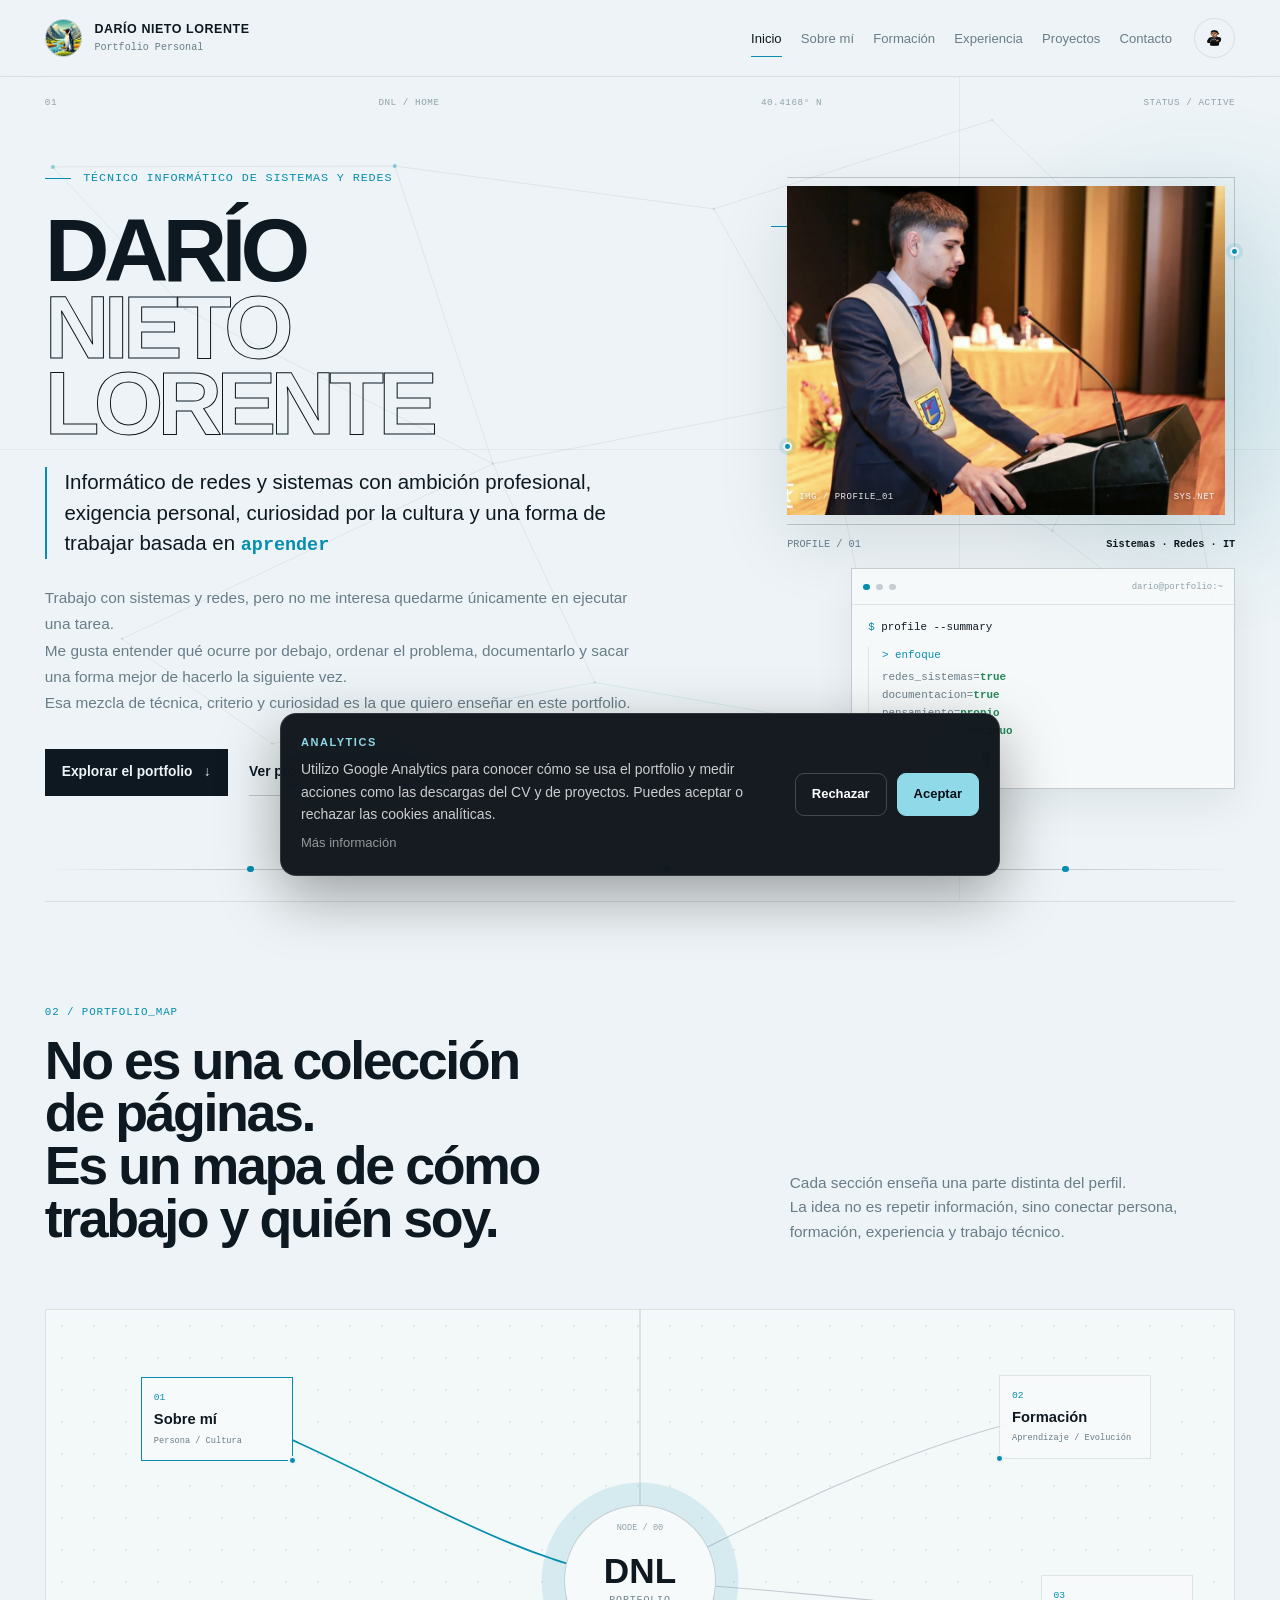
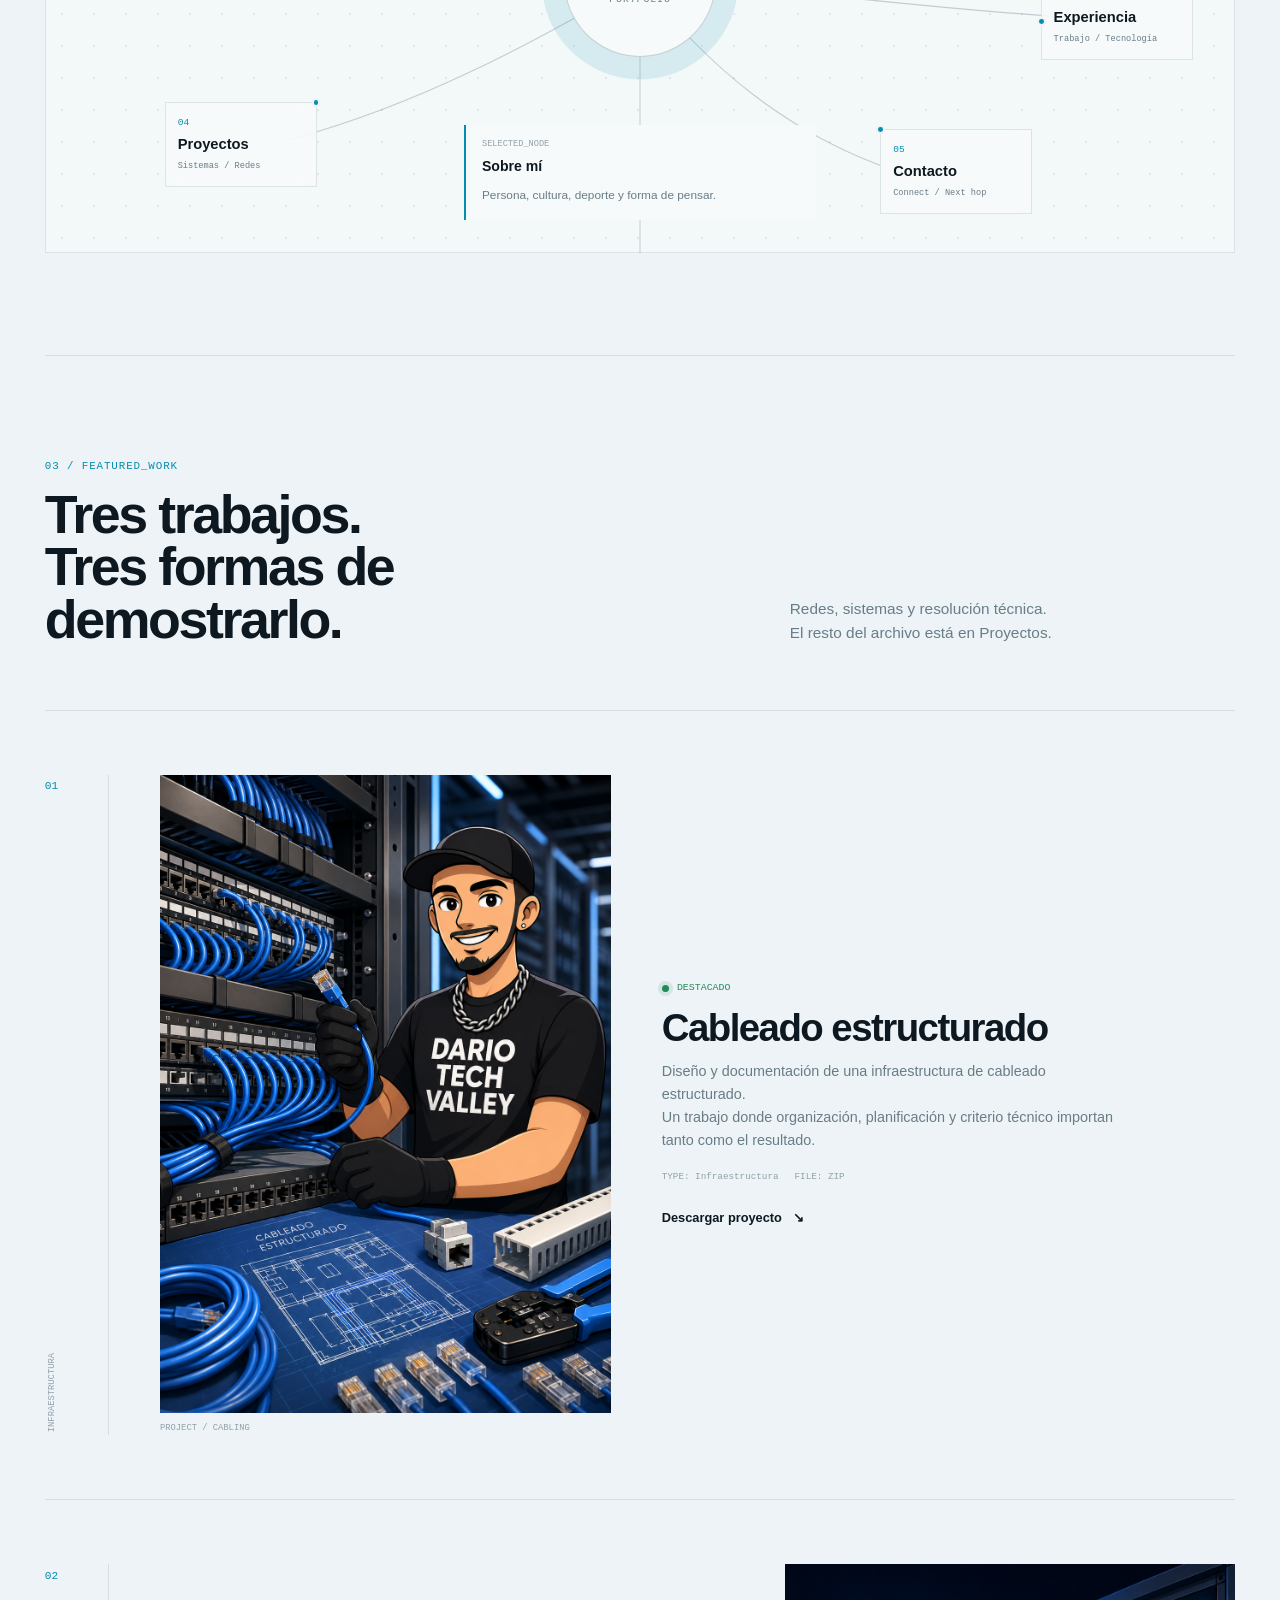
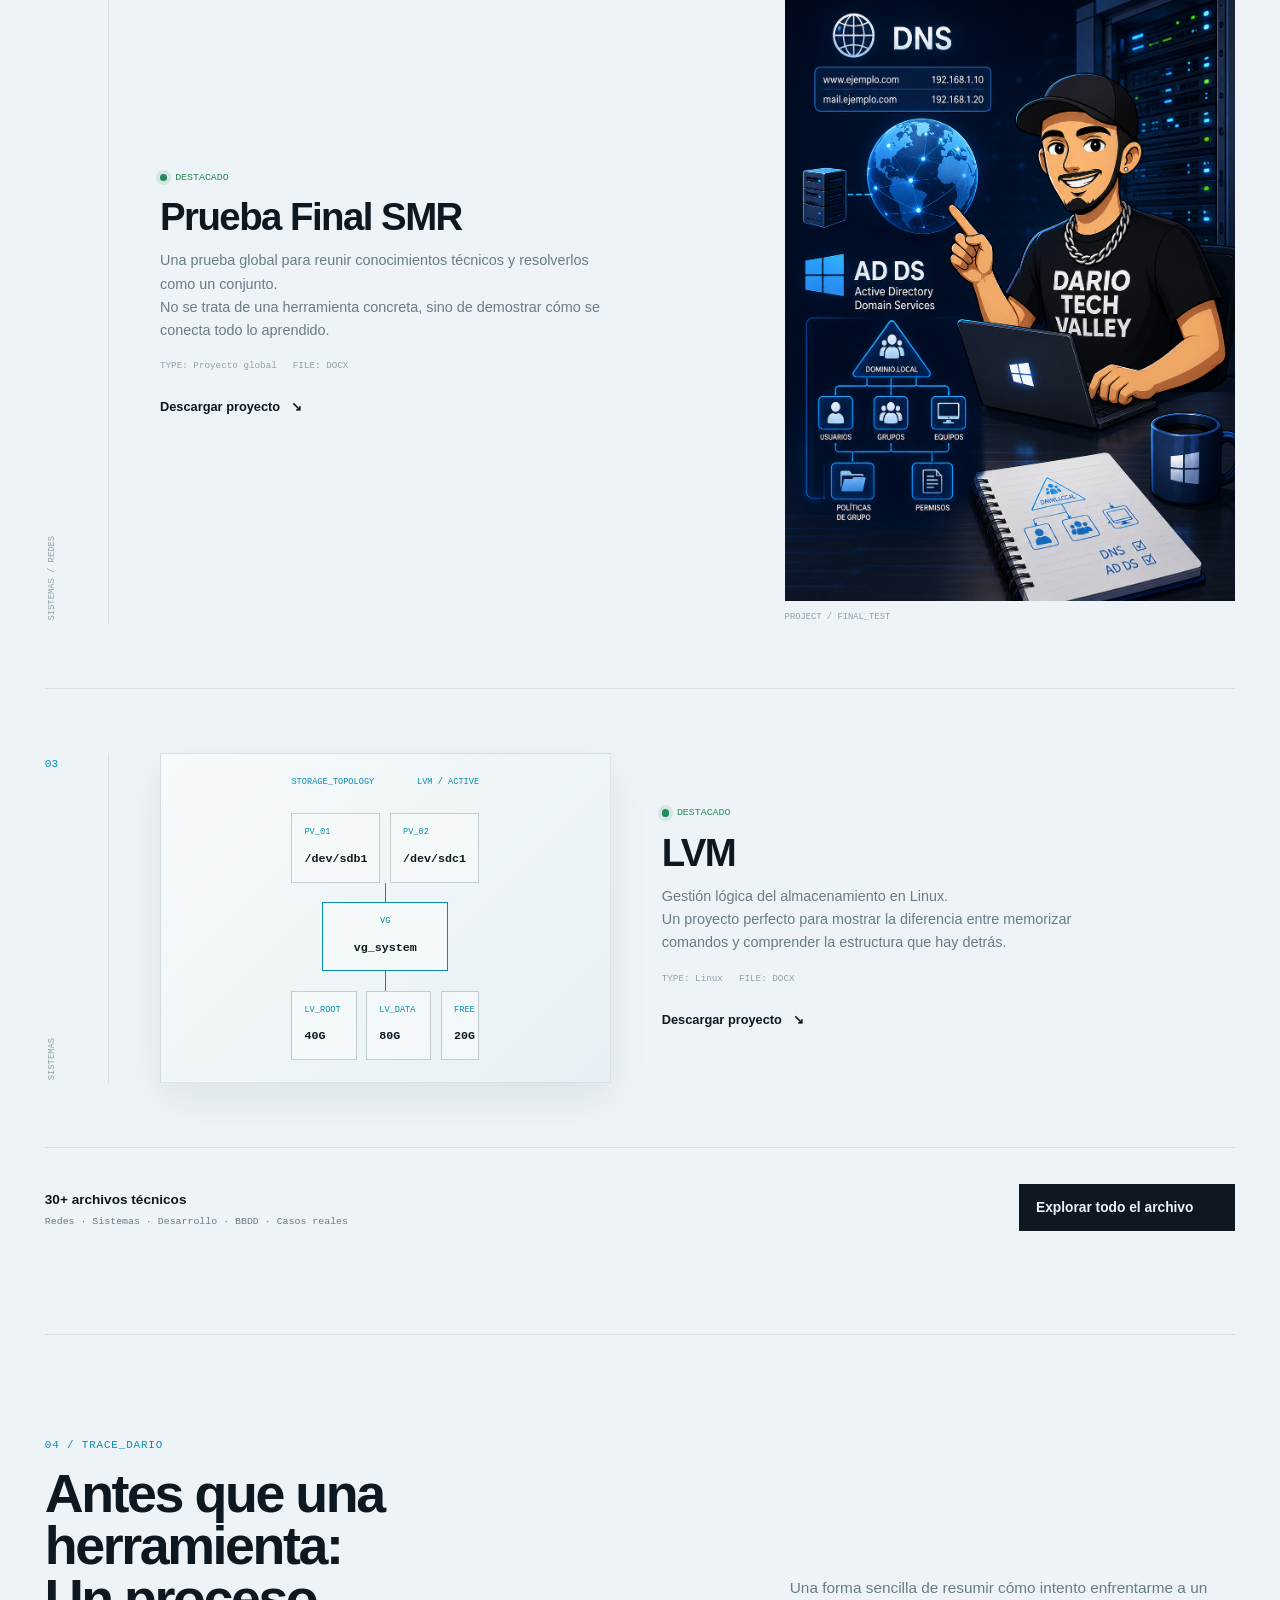
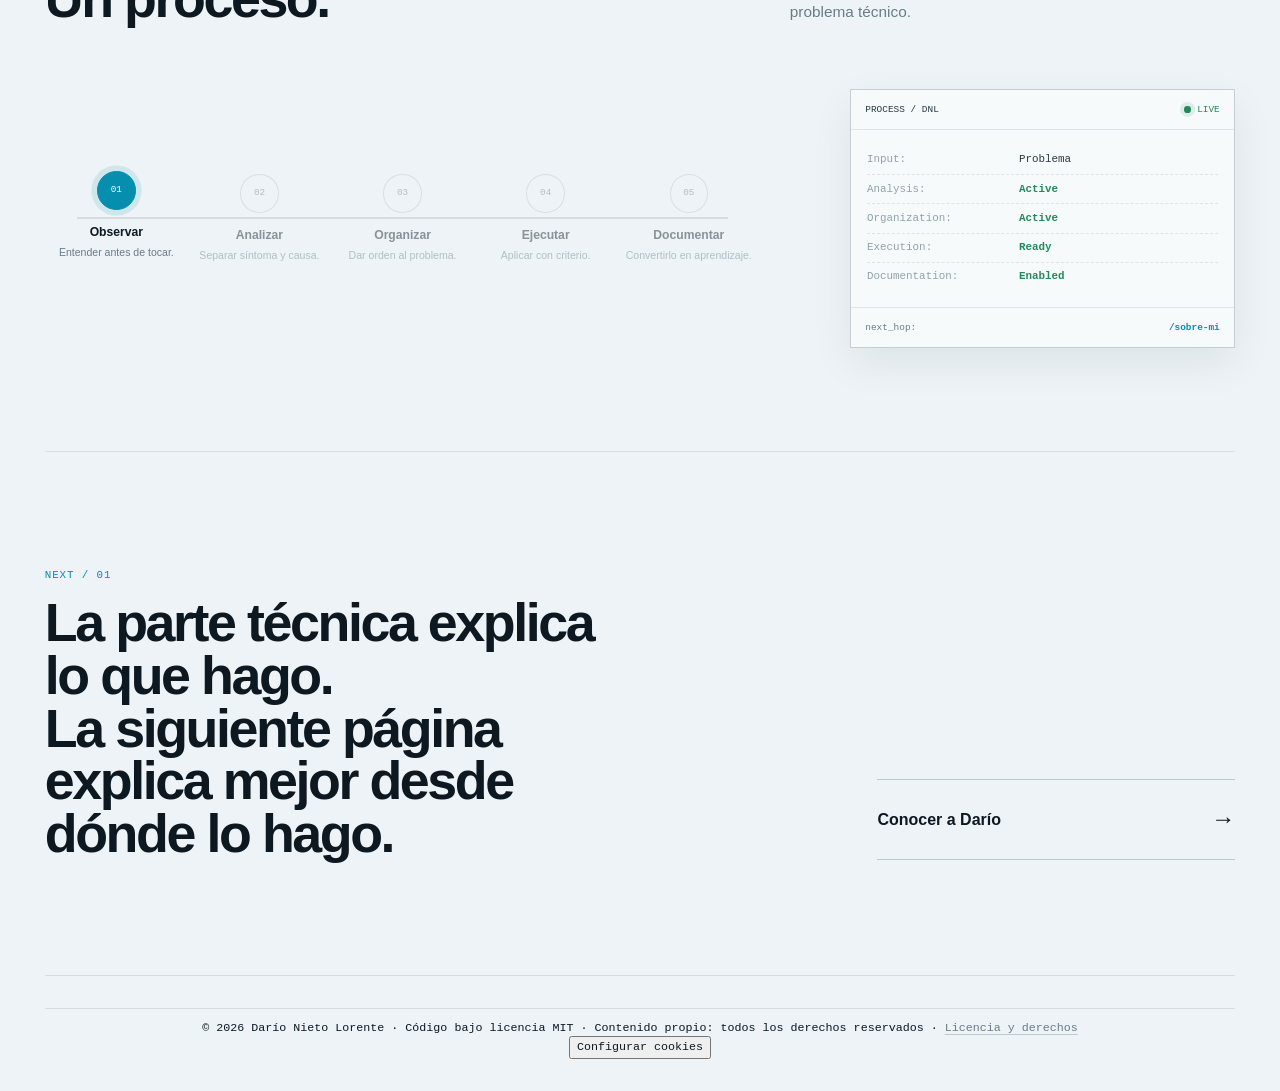
<file: index.html>
<!DOCTYPE html>
<html lang="es" data-theme="light">

  <head>
   
<!-- Google Analytics: se carga únicamente tras consentimiento -->
<script>
  window.DTV_ANALYTICS = {
    id: "G-ZKTD705NXM",
    storageKey: "dtv_analytics_consent"
  };

  window.dataLayer = window.dataLayer || [];

  window.gtag = function () {
    dataLayer.push(arguments);
  };

  window.dtvLoadAnalytics = function () {
    if (window.__dtvAnalyticsLoaded) return;

    window.__dtvAnalyticsLoaded = true;

    const script = document.createElement("script");
    script.async = true;
    script.src =
      "https://www.googletagmanager.com/gtag/js?id=" +
      window.DTV_ANALYTICS.id;

    document.head.appendChild(script);

    gtag("js", new Date());
    gtag("config", window.DTV_ANALYTICS.id);
  };

  try {
    const consent = localStorage.getItem(
      window.DTV_ANALYTICS.storageKey
    );

    if (consent === "accepted") {
      window.dtvLoadAnalytics();
    }
  } catch (error) {
    console.warn("No se pudo consultar el consentimiento.");
  }
</script>

    <meta charset="UTF-8">

    <meta name="viewport" content="width=device-width, initial-scale=1.0">

    <meta name="description"
      content="Portfolio personal de Darío Nieto Lorente, técnico informático especializado en sistemas y redes.">

    <meta name="author" content="Darío Nieto Lorente">

    <meta name="theme-color" content="#edf3f6">

    <title>
      Darío Nieto Lorente · Sistemas, Redes e IT
    </title>

    <link rel="icon" href="assets/img/avatar/icono.png">

    <link rel="stylesheet" href="assets/css/index.css">

    <link
    rel="stylesheet"
    href="assets/css/shared.css"
    >

    <script
    src="assets/js/main.js"
    defer
></script>

    <script src="assets/js/index.js" defer></script>
  </head>


  <body>

    <a class="skip-link" href="#contenido">
      Saltar al contenido
    </a>


    <!-- =====================================================
         FONDO TÉCNICO ANIMADO
         ===================================================== -->

    <canvas class="network-background" data-network-background aria-hidden="true"></canvas>


    <!-- =====================================================
         HEADER
         ===================================================== -->

    <header class="site-header" data-header>

      <div class="site-header__inner">

        <a class="brand" href="index.html" aria-label="Ir al Inicio">

          <img class="brand__avatar" src="assets/img/avatar/icono.png" alt="">

          <span class="brand__identity">

            <strong>
              DARÍO NIETO LORENTE
            </strong>

            <span>
              Portfolio Personal
            </span>

          </span>

        </a>


        <nav class="site-nav" data-navigation aria-label="Navegación principal">

          <a class="site-nav__link is-active" href="index.html" aria-current="page">
            Inicio
          </a>

          <a class="site-nav__link" href="sobre-mi.html">
            Sobre mí
          </a>

          <a class="site-nav__link" href="formacion.html">
            Formación
          </a>

          <a class="site-nav__link" href="experiencia.html">
            Experiencia
          </a>

          <a class="site-nav__link" href="proyectos.html">
            Proyectos
          </a>

          <a class="site-nav__link" href="contacto.html">
            Contacto
          </a>

        </nav>


        <div class="site-header__actions">

          <button class="theme-toggle" type="button" data-theme-toggle aria-label="Activar modo oscuro"
            title="Cambiar modo de visualización">

            <img class="theme-toggle__icon theme-toggle__icon--light" src="assets/img/iconos/modo-claro.svg" alt="">

            <img class="theme-toggle__icon theme-toggle__icon--dark" src="assets/img/iconos/modo-oscuro.svg" alt="">

          </button>


          <button class="menu-toggle" type="button" data-menu-toggle aria-expanded="false" aria-label="Abrir menú">

            <span></span>
            <span></span>
            <span></span>

          </button>

        </div>

      </div>

    </header>


    <main id="contenido">


      <!-- =================================================
             01 · HERO
             ================================================= -->

      <section class="hero" aria-labelledby="hero-title">

        <div class="hero__technical-index" aria-hidden="true">
          <span>01</span>
          <span>DNL / HOME</span>
          <span>40.4168° N</span>
          <span>STATUS / ACTIVE</span>
        </div>


        <div class="hero__content">

          <p class="hero__role">
            Técnico informático de sistemas y redes
          </p>


          <h1 class="hero__title" id="hero-title">
            <span>DARÍO</span>
            <span>NIETO LORENTE</span>
          </h1>


          <div class="hero__statement">

            <p>
              Informático de redes y sistemas con ambición profesional,
              exigencia personal, curiosidad por la cultura y una forma
              de trabajar basada en
              <span class="hero__rotating-word" data-rotating-word
                data-words="aprender|organizar|gestionar|analizar|pensar" aria-hidden="true">
                aprender
              </span>
            </p>

            <span class="sr-only">
              aprender, organizar, gestionar, analizar y pensar.
            </span>

          </div>


          <p class="hero__personal">
            Trabajo con sistemas y redes, pero no me interesa quedarme
            únicamente en ejecutar una tarea.
            <br>
            Me gusta entender qué ocurre por debajo, ordenar el problema,
            documentarlo y sacar una forma mejor de hacerlo la siguiente vez.
            <br>
            Esa mezcla de técnica, criterio y curiosidad es la que quiero
            enseñar en este portfolio.
          </p>


          <div class="hero__actions">

            <a class="action-link action-link--primary" href="#portfolio-map">
              Explorar el portfolio
              <span aria-hidden="true">↓</span>
            </a>

            <a class="action-link" href="#proyectos-destacados">
              Ver proyectos destacados
              <span aria-hidden="true">↘</span>
            </a>

          </div>

        </div>


        <div class="hero__visual" data-reveal>

          <figure class="hero-photo">

            <div class="hero-photo__frame">

              <img src="assets/img/personal/dario-inicio.jpg" alt="Darío Nieto Lorente" class="hero-photo__image">

              <div class="hero-photo__coordinates" aria-hidden="true">
                <span>IMG / PROFILE_01</span>
                <span>SYS.NET</span>
              </div>

              <span class="hero-photo__node hero-photo__node--one" aria-hidden="true"></span>

              <span class="hero-photo__node hero-photo__node--two" aria-hidden="true"></span>

            </div>


            <figcaption>

              <span>
                PROFILE / 01
              </span>

              <strong>
                Sistemas · Redes · IT
              </strong>

            </figcaption>

          </figure>


          <div class="profile-terminal">

            <div class="profile-terminal__top">

              <span></span>
              <span></span>
              <span></span>

              <p>
                dario@portfolio:~
              </p>

            </div>


            <div class="profile-terminal__body">

              <p class="terminal-command">
                <span>$</span>
                profile --summary
              </p>

              <div class="terminal-output">

                <p>&gt; enfoque</p>

                <p>
                  redes_sistemas=<strong>true</strong>
                </p>

                <p>
                  documentacion=<strong>true</strong>
                </p>

                <p>
                  pensamiento=<strong>propio</strong>
                </p>

                <p>
                  aprendizaje=<strong>continuo</strong>
                </p>

              </div>

              <p class="terminal-status">
                Status:
                <strong>Building</strong>
                <span class="terminal-cursor"></span>
              </p>

            </div>

          </div>

        </div>


        <div class="hero__route" aria-hidden="true">
          <span></span>
          <span></span>
          <span></span>
        </div>

      </section>



      <!-- =================================================
             02 · QUÉ ENCONTRARÁS
             ================================================= -->

      <section class="portfolio-section" id="portfolio-map">

        <header class="section-heading" data-reveal>

          <div>

            <p class="section-code">
              02 / PORTFOLIO_MAP
            </p>

            <h2>
              No es una colección de páginas.
              <br>
              Es un mapa de cómo trabajo y quién soy.
            </h2>

          </div>


          <p>
            Cada sección enseña una parte distinta del perfil.
            <br>
            La idea no es repetir información, sino conectar persona,
            formación, experiencia y trabajo técnico.
          </p>

        </header>


        <div class="portfolio-map" data-portfolio-map data-active-node="about" data-reveal>

          <svg class="portfolio-map__connections" viewBox="0 0 1000 540" preserveAspectRatio="none" aria-hidden="true">

            <path data-map-line="about" d="M500 270 C390 250 290 170 185 118" />

            <path data-map-line="education" d="M500 270 C600 210 705 145 815 112" />

            <path data-map-line="experience" d="M500 270 C650 280 755 300 875 307" />

            <path data-map-line="projects" d="M500 270 C405 335 310 395 205 428" />

            <path data-map-line="contact" d="M500 270 C560 360 625 420 705 455" />

          </svg>


          <div class="portfolio-map__core">

            <span class="portfolio-map__core-index">
              NODE / 00
            </span>

            <strong>
              DNL
            </strong>

            <p>
              PORTFOLIO
            </p>

            <span class="portfolio-map__pulse"></span>

          </div>


          <a class="portfolio-node portfolio-node--about is-active" href="sobre-mi.html" data-map-node="about"
            data-map-title="Sobre mí" data-map-copy="Persona, cultura, deporte y forma de pensar.">

            <span class="portfolio-node__point"></span>

            <span class="portfolio-node__index">
              01
            </span>

            <strong>
              Sobre mí
            </strong>

            <small>
              Persona / Cultura
            </small>

          </a>


          <a class="portfolio-node portfolio-node--education" href="formacion.html" data-map-node="education"
            data-map-title="Formación" data-map-copy="Evolución académica, idiomas, Erasmus y aprendizaje.">

            <span class="portfolio-node__point"></span>

            <span class="portfolio-node__index">
              02
            </span>

            <strong>
              Formación
            </strong>

            <small>
              Aprendizaje / Evolución
            </small>

          </a>


          <a class="portfolio-node portfolio-node--experience" href="experiencia.html" data-map-node="experience"
            data-map-title="Experiencia" data-map-copy="Trabajo real, infraestructura y herramientas profesionales.">

            <span class="portfolio-node__point"></span>

            <span class="portfolio-node__index">
              03
            </span>

            <strong>
              Experiencia
            </strong>

            <small>
              Trabajo / Tecnología
            </small>

          </a>


          <a class="portfolio-node portfolio-node--projects" href="proyectos.html" data-map-node="projects"
            data-map-title="Proyectos" data-map-copy="Prácticas, documentación, casos reales y trabajo técnico.">

            <span class="portfolio-node__point"></span>

            <span class="portfolio-node__index">
              04
            </span>

            <strong>
              Proyectos
            </strong>

            <small>
              Sistemas / Redes
            </small>

          </a>


          <a class="portfolio-node portfolio-node--contact" href="contacto.html" data-map-node="contact"
            data-map-title="Contacto" data-map-copy="Un punto directo para seguir hablando.">

            <span class="portfolio-node__point"></span>

            <span class="portfolio-node__index">
              05
            </span>

            <strong>
              Contacto
            </strong>

            <small>
              Connect / Next hop
            </small>

          </a>


          <div class="portfolio-map__output" aria-live="polite">

            <p>
              SELECTED_NODE
            </p>

            <strong data-map-output-title>
              Sobre mí
            </strong>

            <span data-map-output-copy>
              Persona, cultura, deporte y forma de pensar.
            </span>

          </div>

        </div>

      </section>



      <!-- =================================================
             03 · PROYECTOS DESTACADOS
             ================================================= -->

      <section class="featured-section" id="proyectos-destacados">

        <header class="section-heading section-heading--projects" data-reveal>

          <div>

            <p class="section-code">
              03 / FEATURED_WORK
            </p>

            <h2>
              Tres trabajos.
              <br>
              Tres formas de demostrarlo.
            </h2>

          </div>


          <p>
            Redes, sistemas y resolución técnica.
            <br>
            El resto del archivo está en Proyectos.
          </p>

        </header>


        <div class="featured-projects">


          <!-- CABLEADO -->

          <article class="featured-project featured-project--primary" data-reveal>

            <div class="featured-project__index">

              <span>
                01
              </span>

              <p>
                INFRAESTRUCTURA
              </p>

            </div>


            <figure class="featured-project__visual">

              <img src="assets/img/proyectos/cableado-portada.png" alt="Portada del proyecto de cableado estructurado">

              <figcaption>
                PROJECT / CABLING
              </figcaption>

            </figure>


            <div class="featured-project__content">

              <p class="featured-project__status">
                <span></span>
                Destacado
              </p>

              <h3>
                Cableado estructurado
              </h3>

              <p>
                Diseño y documentación de una infraestructura de
                cableado estructurado.
                <br>
                Un trabajo donde organización, planificación y
                criterio técnico importan tanto como el resultado.
              </p>

              <div class="featured-project__meta">

                <span>
                  TYPE: Infraestructura
                </span>

                <span>
                  FILE: ZIP
                </span>

              </div>


              <a class="project-link" href="assets/docs/proyectos/destacados/DNL-CableadoEstructurado.zip" download>
                Descargar proyecto
                <span aria-hidden="true">↘</span>
              </a>

            </div>

          </article>



          <!-- PRUEBA FINAL -->

          <article class="featured-project featured-project--reverse" data-reveal>

            <div class="featured-project__index">

              <span>
                02
              </span>

              <p>
                SISTEMAS / REDES
              </p>

            </div>


            <figure class="featured-project__visual">

              <img src="assets/img/proyectos/prueba-final-smr-portada.png" alt="Portada de la Prueba Final de SMR">

              <figcaption>
                PROJECT / FINAL_TEST
              </figcaption>

            </figure>


            <div class="featured-project__content">

              <p class="featured-project__status">
                <span></span>
                Destacado
              </p>

              <h3>
                Prueba Final SMR
              </h3>

              <p>
                Una prueba global para reunir conocimientos técnicos
                y resolverlos como un conjunto.
                <br>
                No se trata de una herramienta concreta, sino de
                demostrar cómo se conecta todo lo aprendido.
              </p>

              <div class="featured-project__meta">

                <span>
                  TYPE: Proyecto global
                </span>

                <span>
                  FILE: DOCX
                </span>

              </div>


              <a class="project-link" href="assets/docs/proyectos/destacados/DNL-PruebaFinal.docx" download>
                Descargar proyecto
                <span aria-hidden="true">↘</span>
              </a>

            </div>

          </article>



          <!-- LVM -->

          <article class="featured-project featured-project--lvm" data-reveal>

            <div class="featured-project__index">

              <span>
                03
              </span>

              <p>
                SISTEMAS
              </p>

            </div>


            <div class="featured-project__visual lvm-diagram" aria-label="Diagrama visual de Logical Volume Manager">

              <div class="lvm-diagram__header">

                <span>
                  STORAGE_TOPOLOGY
                </span>

                <span>
                  LVM / ACTIVE
                </span>

              </div>


              <div class="lvm-diagram__physical">

                <div>
                  <span>PV_01</span>
                  <strong>/dev/sdb1</strong>
                </div>

                <div>
                  <span>PV_02</span>
                  <strong>/dev/sdc1</strong>
                </div>

              </div>


              <div class="lvm-diagram__connector" aria-hidden="true"></div>


              <div class="lvm-diagram__vg">

                <span>
                  VG
                </span>

                <strong>
                  vg_system
                </strong>

              </div>


              <div class="lvm-diagram__connector" aria-hidden="true"></div>


              <div class="lvm-diagram__logical">

                <div>
                  <span>LV_ROOT</span>
                  <strong>40G</strong>
                </div>

                <div>
                  <span>LV_DATA</span>
                  <strong>80G</strong>
                </div>

                <div>
                  <span>FREE</span>
                  <strong>20G</strong>
                </div>

              </div>

            </div>


            <div class="featured-project__content">

              <p class="featured-project__status">
                <span></span>
                Destacado
              </p>

              <h3>
                LVM
              </h3>

              <p>
                Gestión lógica del almacenamiento en Linux.
                <br>
                Un proyecto perfecto para mostrar la diferencia entre
                memorizar comandos y comprender la estructura que hay
                detrás.
              </p>

              <div class="featured-project__meta">

                <span>
                  TYPE: Linux
                </span>

                <span>
                  FILE: DOCX
                </span>

              </div>


              <a class="project-link" href="assets/docs/proyectos/destacados/DNL-LVM.docx" download>
                Descargar proyecto
                <span aria-hidden="true">↘</span>
              </a>

            </div>

          </article>

        </div>


        <div class="featured-section__next" data-reveal>

          <div>

            <span>
              30+ archivos técnicos
            </span>

            <p>
              Redes · Sistemas · Desarrollo · BBDD · Casos reales
            </p>

          </div>


          <a class="action-link action-link--primary" href="proyectos.html">
            Explorar todo el archivo
            <span aria-hidden="true">→</span>
          </a>

        </div>

      </section>



      <!-- =================================================
             04 · PROCESO
             ================================================= -->

      <section class="process-section" data-process-section>

        <div class="process-section__header">

          <div>

            <p class="section-code">
              04 / TRACE_DARIO
            </p>

            <h2>
              Antes que una herramienta:
              <br>
              Un proceso.
            </h2>

          </div>


          <p>
            Una forma sencilla de resumir cómo intento enfrentarme
            a un problema técnico.
          </p>

        </div>


        <div class="process-layout">

          <div class="process-route">

            <div class="process-route__track" aria-hidden="true">
              <span></span>
            </div>


            <ol class="process-route__steps">

              <li data-process-step>

                <span class="process-route__node">
                  01
                </span>

                <div>
                  <strong>
                    Observar
                  </strong>

                  <small>
                    Entender antes de tocar.
                  </small>
                </div>

              </li>


              <li data-process-step>

                <span class="process-route__node">
                  02
                </span>

                <div>
                  <strong>
                    Analizar
                  </strong>

                  <small>
                    Separar síntoma y causa.
                  </small>
                </div>

              </li>


              <li data-process-step>

                <span class="process-route__node">
                  03
                </span>

                <div>
                  <strong>
                    Organizar
                  </strong>

                  <small>
                    Dar orden al problema.
                  </small>
                </div>

              </li>


              <li data-process-step>

                <span class="process-route__node">
                  04
                </span>

                <div>
                  <strong>
                    Ejecutar
                  </strong>

                  <small>
                    Aplicar con criterio.
                  </small>
                </div>

              </li>


              <li data-process-step>

                <span class="process-route__node">
                  05
                </span>

                <div>
                  <strong>
                    Documentar
                  </strong>

                  <small>
                    Convertirlo en aprendizaje.
                  </small>
                </div>

              </li>

            </ol>

          </div>


          <aside class="process-terminal" data-reveal>

            <div class="process-terminal__header">

              <span>
                PROCESS / DNL
              </span>

              <span class="process-terminal__live">
                LIVE
              </span>

            </div>


            <div class="process-terminal__body">

              <p>
                <span>Input:</span>
                Problema
              </p>

              <p>
                <span>Analysis:</span>
                <strong>Active</strong>
              </p>

              <p>
                <span>Organization:</span>
                <strong>Active</strong>
              </p>

              <p>
                <span>Execution:</span>
                <strong>Ready</strong>
              </p>

              <p>
                <span>Documentation:</span>
                <strong>Enabled</strong>
              </p>

            </div>


            <div class="process-terminal__footer">

              <span>
                next_hop:
              </span>

              <strong>
                /sobre-mi
              </strong>

            </div>

          </aside>

        </div>

      </section>



      <!-- =================================================
             05 · SIGUIENTE
             ================================================= -->

      <section class="next-section" data-reveal>

        <p class="section-code">
          NEXT / 01
        </p>


        <div class="next-section__content">

          <h2>
            La parte técnica explica lo que hago.
            <br>
            La siguiente página explica mejor desde dónde lo hago.
          </h2>


          <a class="next-section__link" href="sobre-mi.html">

            <span>
              Conocer a Darío
            </span>

            <strong aria-hidden="true">
              →
            </strong>

          </a>

        </div>


        <div class="next-section__signal" aria-hidden="true">
          <span></span>
          <span></span>
          <span></span>
        </div>

      </section>

    </main>



    <!-- =====================================================
         FOOTER
         ===================================================== -->

    <footer class="site-footer">

<p class="site-footer__legal">
    © <span data-current-year></span> Darío Nieto Lorente ·
    Código bajo licencia MIT ·
    Contenido propio: todos los derechos reservados ·
    <a href="assets/docs/documentos/licencia.html">
        Licencia y derechos
    </a>

        <br>

    <button
  type="button"
  class="footer-link"
  data-cookie-settings
>
  Configurar cookies
</button>
</p>
    </footer>

  </body>

</html>
</file>
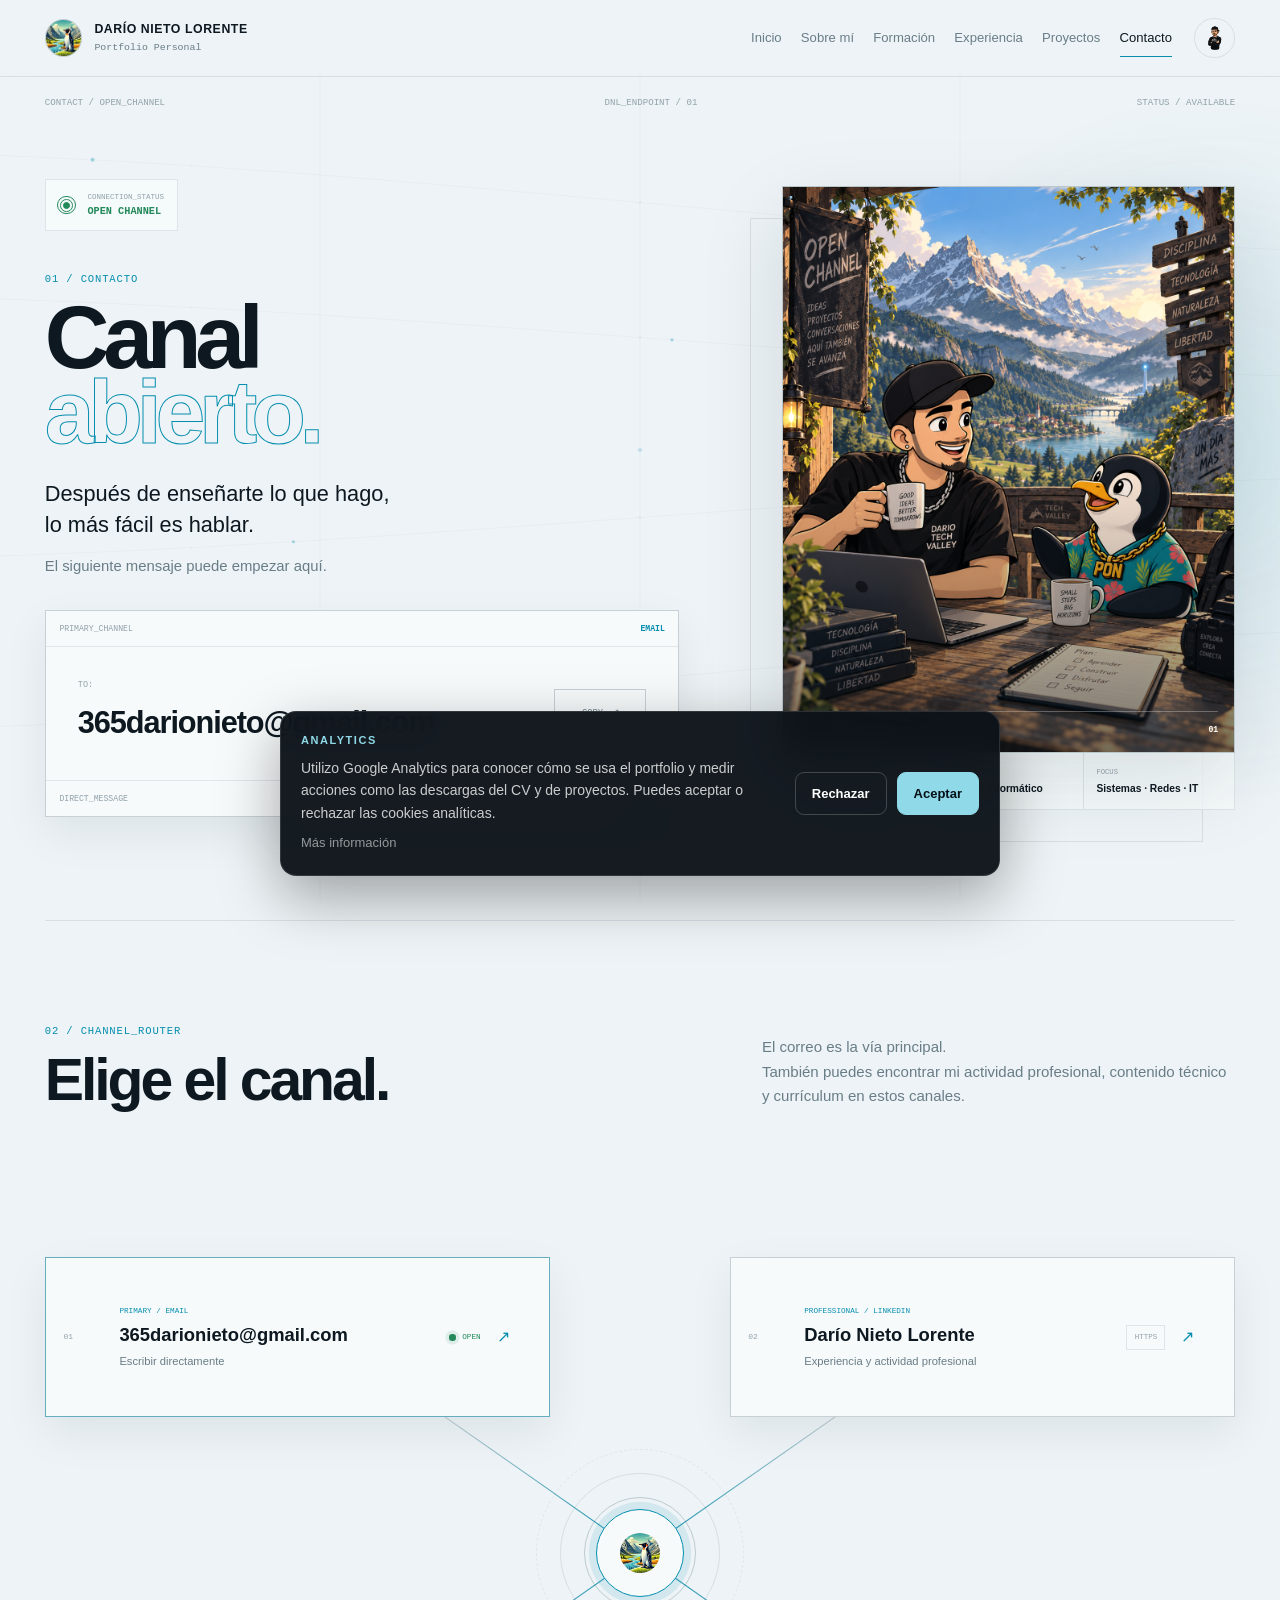
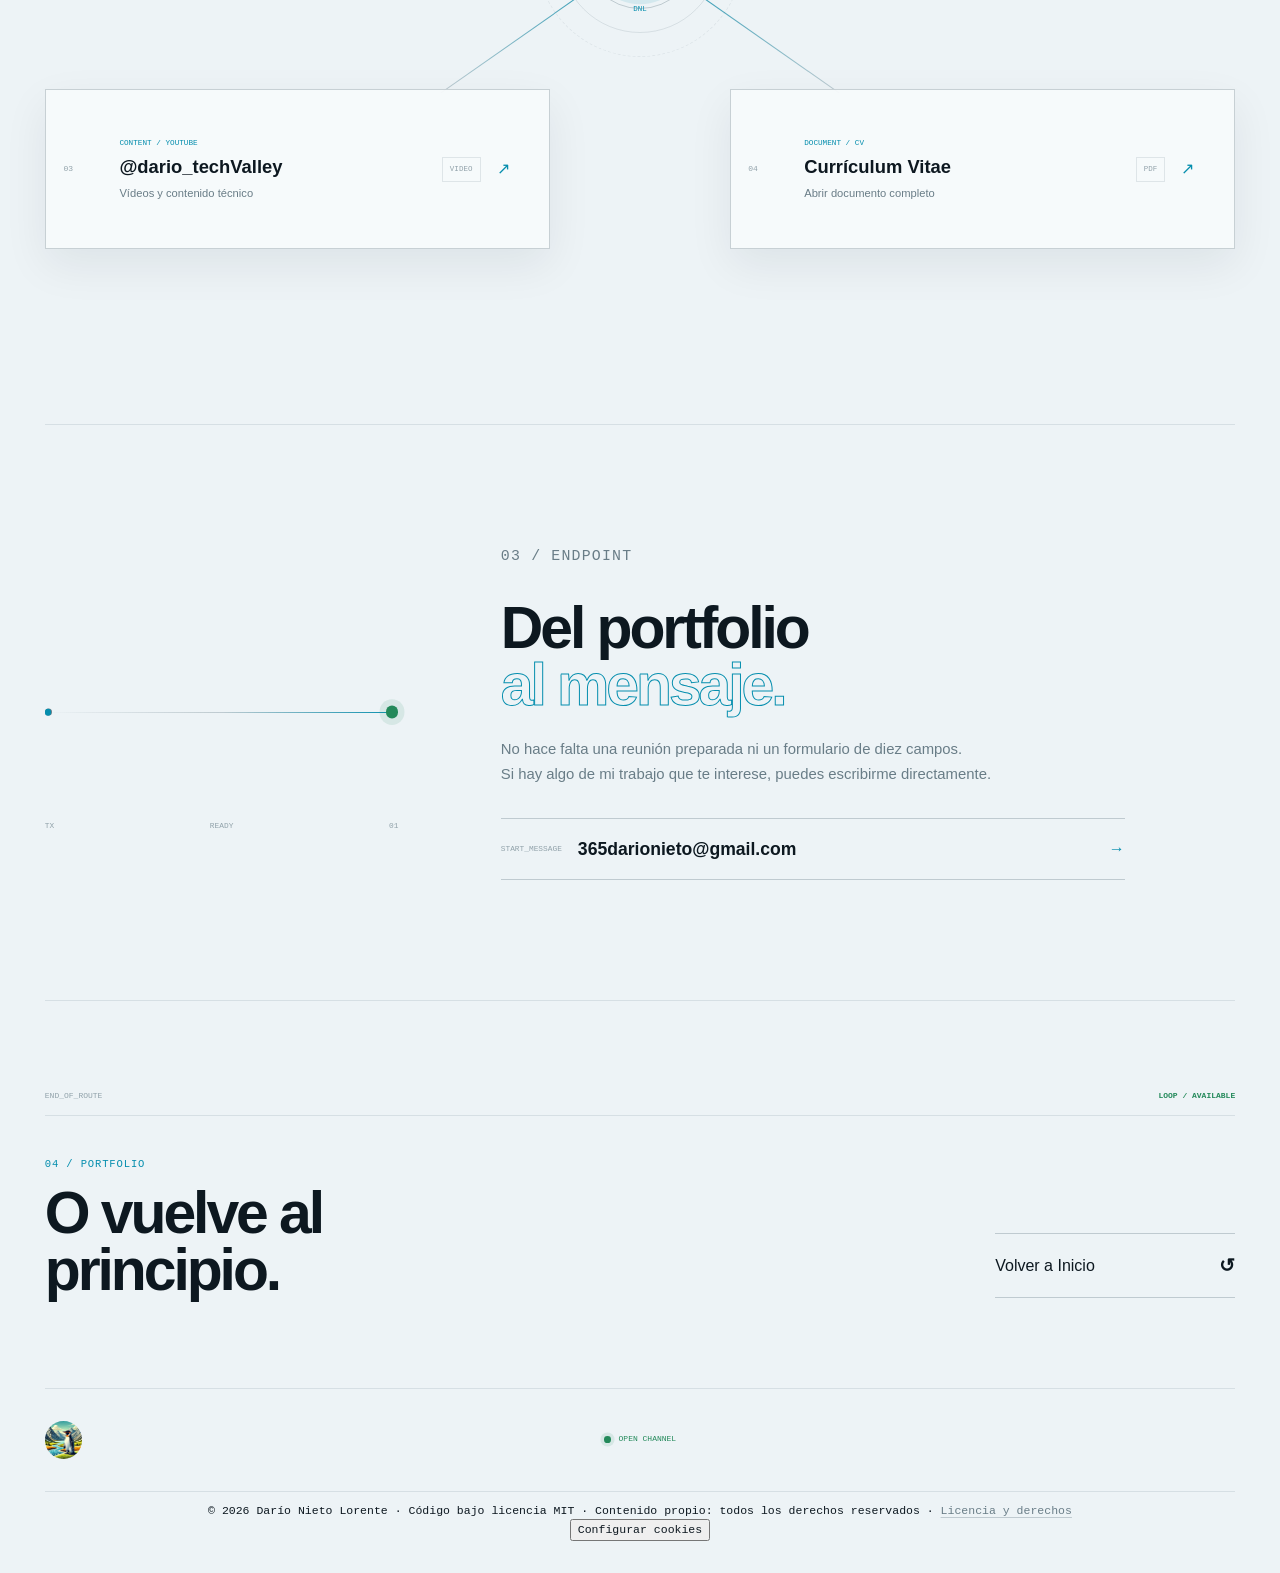
<file: contacto.html>
<!DOCTYPE html>
<html lang="es" data-theme="light">

<head>

    <!-- Google Analytics: se carga únicamente tras consentimiento -->
<script>
  window.DTV_ANALYTICS = {
    id: "G-ZKTD705NXM",
    storageKey: "dtv_analytics_consent"
  };

  window.dataLayer = window.dataLayer || [];

  window.gtag = function () {
    dataLayer.push(arguments);
  };

  window.dtvLoadAnalytics = function () {
    if (window.__dtvAnalyticsLoaded) return;

    window.__dtvAnalyticsLoaded = true;

    const script = document.createElement("script");
    script.async = true;
    script.src =
      "https://www.googletagmanager.com/gtag/js?id=" +
      window.DTV_ANALYTICS.id;

    document.head.appendChild(script);

    gtag("js", new Date());
    gtag("config", window.DTV_ANALYTICS.id);
  };

  try {
    const consent = localStorage.getItem(
      window.DTV_ANALYTICS.storageKey
    );

    if (consent === "accepted") {
      window.dtvLoadAnalytics();
    }
  } catch (error) {
    console.warn("No se pudo consultar el consentimiento.");
  }
</script>

    <meta charset="UTF-8">

    <meta
        name="viewport"
        content="width=device-width, initial-scale=1.0"
    >

    <meta
        name="description"
        content="Contacto de Darío Nieto Lorente, técnico informático de sistemas y redes."
    >

    <meta
        name="author"
        content="Darío Nieto Lorente"
    >

    <title>
        Contacto · Darío Nieto Lorente
    </title>

    <link
        rel="icon"
        href="assets/img/avatar/icono.png"
    >

    <link
        rel="stylesheet"
        href="assets/css/contacto.css"
    >
    <link
    rel="stylesheet"
    href="assets/css/shared.css"
    >
    <script
    src="assets/js/main.js"
    defer
></script>

    <script
        src="assets/js/contacto.js"
        defer
    ></script>
</head>


<body>

    <a
        class="skip-link"
        href="#contenido"
    >
        Saltar al contenido
    </a>


    <canvas
        class="contact-background"
        data-contact-background
        aria-hidden="true"
    ></canvas>



    <!-- =====================================================
         HEADER
         ===================================================== -->

    <header class="site-header">

        <div class="site-header__inner">

            <a
                class="brand"
                href="index.html"
                aria-label="Ir al Inicio"
            >

                <img
                    class="brand__avatar"
                    src="assets/img/avatar/icono.png"
                    alt=""
                >

                <span class="brand__identity">

                    <strong>
                        DARÍO NIETO LORENTE
                    </strong>

                    <span>
                        Portfolio Personal
                    </span>

                </span>

            </a>


            <nav
                class="site-nav"
                data-navigation
                aria-label="Navegación principal"
            >

                <a href="index.html">
                    Inicio
                </a>

                <a href="sobre-mi.html">
                    Sobre mí
                </a>

                <a href="formacion.html">
                    Formación
                </a>

                <a href="experiencia.html">
                    Experiencia
                </a>

                <a href="proyectos.html">
                    Proyectos
                </a>

                <a
                    href="contacto.html"
                    class="is-active"
                    aria-current="page"
                >
                    Contacto
                </a>

            </nav>


            <div class="site-header__actions">

                <button
                    class="theme-toggle"
                    type="button"
                    data-theme-toggle
                    aria-label="Activar modo oscuro"
                >

                    <img
                        class="theme-toggle__icon theme-toggle__icon--light"
                        src="assets/img/iconos/modo-claro.svg"
                        alt=""
                    >

                    <img
                        class="theme-toggle__icon theme-toggle__icon--dark"
                        src="assets/img/iconos/modo-oscuro.svg"
                        alt=""
                    >

                </button>


                <button
                    class="menu-toggle"
                    type="button"
                    data-menu-toggle
                    aria-expanded="false"
                    aria-label="Abrir menú"
                >

                    <span></span>
                    <span></span>
                    <span></span>

                </button>

            </div>

        </div>

    </header>



    <main id="contenido">


        <!-- =================================================
             01 · CONTACT HERO
             ================================================= -->

        <section class="contact-hero">

            <div
                class="contact-hero__system-meta"
                aria-hidden="true"
            >

                <span>
                    CONTACT / OPEN_CHANNEL
                </span>

                <span>
                    DNL_ENDPOINT / 01
                </span>

                <span>
                    STATUS / AVAILABLE
                </span>

            </div>



            <!-- =============================================
                 CONTENIDO
                 ============================================= -->

            <div class="contact-hero__content">

                <div class="contact-status">

                    <span class="contact-status__signal">

                        <i></i>

                        <i></i>

                        <i></i>

                    </span>


                    <div>

                        <small>
                            CONNECTION_STATUS
                        </small>

                        <strong>
                            OPEN CHANNEL
                        </strong>

                    </div>

                </div>


                <p class="section-code">
                    01 / CONTACTO
                </p>


                <h1>
                    Canal
                    <span>abierto.</span>
                </h1>


                <p class="contact-hero__lead">
                    Después de enseñarte lo que hago,
                    <br>
                    lo más fácil es hablar.
                </p>


                <p class="contact-hero__text">
                    El siguiente mensaje puede empezar aquí.
                </p>



                <!-- =========================================
                     EMAIL PRINCIPAL
                     ========================================= -->

                <div
                    class="primary-channel"
                    data-primary-channel
                >

                    <div class="primary-channel__top">

                        <span>
                            PRIMARY_CHANNEL
                        </span>

                        <strong>
                            EMAIL
                        </strong>

                    </div>


                    <div class="primary-channel__body">

                        <div class="primary-channel__identity">

                            <span>
                                TO:
                            </span>


                            <a
                                href="mailto:365darionieto@gmail.com"
                                class="primary-channel__email"
                            >
                                365darionieto@gmail.com
                            </a>

                        </div>


                        <button
                            class="copy-email"
                            type="button"
                            data-copy-email="365darionieto@gmail.com"
                            aria-label="Copiar dirección de correo electrónico"
                        >

                            <span data-copy-label>
                                COPY
                            </span>

                            <i aria-hidden="true">
                                ↗
                            </i>

                        </button>

                    </div>


                    <div class="primary-channel__footer">

                        <span>
                            DIRECT_MESSAGE
                        </span>

                        <strong>
                            AVAILABLE
                        </strong>

                    </div>

                </div>

            </div>



            <!-- =============================================
                 FOTO / IDENTITY NODE
                 ============================================= -->

            <div class="contact-identity">

                <div class="contact-identity__frame">

                    <img
                        src="assets/img/avatar/dario-contacto.png"
                        alt="Darío Nieto Lorente"
                    >


                    <div
                        class="contact-identity__scan"
                        aria-hidden="true"
                    ></div>


                    <div class="contact-identity__label">

                        <span>
                            DNL / CONTACT
                        </span>

                        <strong>
                            01
                        </strong>

                    </div>

                </div>


                <div class="contact-identity__data">

                    <div>

                        <span>
                            NAME
                        </span>

                        <strong>
                            Darío Nieto Lorente
                        </strong>

                    </div>


                    <div>

                        <span>
                            ROLE
                        </span>

                        <strong>
                            Técnico informático
                        </strong>

                    </div>


                    <div>

                        <span>
                            FOCUS
                        </span>

                        <strong>
                            Sistemas · Redes · IT
                        </strong>

                    </div>

                </div>

            </div>

        </section>



        <!-- =================================================
             02 · CHANNEL ROUTER
             ================================================= -->

        <section class="channels-section">

            <header
                class="section-heading"
                data-reveal
            >

                <div>

                    <p class="section-code">
                        02 / CHANNEL_ROUTER
                    </p>

                    <h2>
                        Elige el canal.
                    </h2>

                </div>


                <p>
                    El correo es la vía principal.
                    <br>
                    También puedes encontrar mi actividad profesional,
                    contenido técnico y currículum en estos canales.
                </p>

            </header>



            <div
                class="channel-router"
                data-channel-router
                data-reveal
            >


                <!-- =========================================
                     CENTRO
                     ========================================= -->

                <div
                    class="channel-router__core"
                    aria-hidden="true"
                >

                    <div class="channel-router__rings">

                        <span></span>
                        <span></span>
                        <span></span>

                    </div>


                    <div class="channel-router__avatar">

                        <img
                            src="assets/img/avatar/icono.png"
                            alt=""
                        >

                        <span>
                            DNL
                        </span>

                    </div>

                </div>



                <!-- =========================================
                     CONEXIONES
                     ========================================= -->

                <div
                    class="channel-router__connections"
                    aria-hidden="true"
                >

                    <span class="connection connection--email"></span>

                    <span class="connection connection--linkedin"></span>

                    <span class="connection connection--youtube"></span>

                    <span class="connection connection--cv"></span>

                </div>



                <!-- =========================================
                     EMAIL
                     ========================================= -->

                <a
                    class="contact-channel contact-channel--email"
                    href="mailto:365darionieto@gmail.com"
                    data-contact-channel
                >

                    <span class="contact-channel__index">
                        01
                    </span>


                    <span class="contact-channel__body">

                        <small>
                            PRIMARY / EMAIL
                        </small>

                        <strong>
                            365darionieto@gmail.com
                        </strong>

                        <span>
                            Escribir directamente
                        </span>

                    </span>


                    <span
                        class="contact-channel__status"
                        aria-hidden="true"
                    >

                        <i></i>

                        OPEN

                    </span>


                    <span
                        class="contact-channel__arrow"
                        aria-hidden="true"
                    >
                        ↗
                    </span>

                </a>



                <!-- =========================================
                     LINKEDIN
                     ========================================= -->

                <a
                    class="contact-channel contact-channel--linkedin"
                    href="https://www.linkedin.com/in/dar%C3%ADo-nieto-lorente/"
                    target="_blank"
                    rel="noopener noreferrer"
                    data-contact-channel
                >

                    <span class="contact-channel__index">
                        02
                    </span>


                    <span class="contact-channel__body">

                        <small>
                            PROFESSIONAL / LINKEDIN
                        </small>

                        <strong>
                            Darío Nieto Lorente
                        </strong>

                        <span>
                            Experiencia y actividad profesional
                        </span>

                    </span>


                    <span class="contact-channel__protocol">
                        HTTPS
                    </span>


                    <span
                        class="contact-channel__arrow"
                        aria-hidden="true"
                    >
                        ↗
                    </span>

                </a>



                <!-- =========================================
                     YOUTUBE
                     ========================================= -->

                <a
                    class="contact-channel contact-channel--youtube"
                    href="https://www.youtube.com/@dario_techValley"
                    target="_blank"
                    rel="noopener noreferrer"
                    data-contact-channel
                >

                    <span class="contact-channel__index">
                        03
                    </span>


                    <span class="contact-channel__body">

                        <small>
                            CONTENT / YOUTUBE
                        </small>

                        <strong>
                            @dario_techValley
                        </strong>

                        <span>
                            Vídeos y contenido técnico
                        </span>

                    </span>


                    <span class="contact-channel__protocol">
                        VIDEO
                    </span>


                    <span
                        class="contact-channel__arrow"
                        aria-hidden="true"
                    >
                        ↗
                    </span>

                </a>



                <!-- =========================================
                     CV
                     ========================================= -->

                <a
                    class="contact-channel contact-channel--cv"
                    href="assets/docs/documentos/DNL-CV.pdf"
                    target="_blank"
                    data-contact-channel
                >

                    <span class="contact-channel__index">
                        04
                    </span>


                    <span class="contact-channel__body">

                        <small>
                            DOCUMENT / CV
                        </small>

                        <strong>
                            Currículum Vitae
                        </strong>

                        <span>
                            Abrir documento completo
                        </span>

                    </span>


                    <span class="contact-channel__protocol">
                        PDF
                    </span>


                    <span
                        class="contact-channel__arrow"
                        aria-hidden="true"
                    >
                        ↗
                    </span>

                </a>

            </div>

        </section>



        <!-- =================================================
             03 · FINAL SIGNAL
             ================================================= -->

        <section class="final-signal">

            <div
                class="final-signal__graphic"
                data-reveal
                aria-hidden="true"
            >

                <div class="final-signal__line">

                    <span></span>

                    <i></i>

                    <strong></strong>

                </div>


                <div class="final-signal__data">

                    <span>
                        TX
                    </span>

                    <span>
                        READY
                    </span>

                    <span>
                        01
                    </span>

                </div>

            </div>



            <div
                class="final-signal__content"
                data-reveal
            >

                <p class="section-code">
                    03 / ENDPOINT
                </p>


                <h2>
                    Del portfolio
                    <span>al mensaje.</span>
                </h2>


                <p>
                    No hace falta una reunión preparada ni un formulario
                    de diez campos.
                    <br>
                    Si hay algo de mi trabajo que te interese,
                    puedes escribirme directamente.
                </p>


                <a
                    class="final-signal__email"
                    href="mailto:365darionieto@gmail.com"
                >

                    <span>
                        START_MESSAGE
                    </span>

                    <strong>
                        365darionieto@gmail.com
                    </strong>

                    <i aria-hidden="true">
                        →
                    </i>

                </a>

            </div>

        </section>



        <!-- =================================================
             04 · LOOP BACK
             ================================================= -->

        <section
            class="portfolio-loop"
            data-reveal
        >

            <div class="portfolio-loop__meta">

                <span>
                    END_OF_ROUTE
                </span>

                <strong>
                    LOOP / AVAILABLE
                </strong>

            </div>


            <div class="portfolio-loop__body">

                <div>

                    <p class="section-code">
                        04 / PORTFOLIO
                    </p>


                    <h2>
                        O vuelve al principio.
                    </h2>

                </div>


                <a
                    href="index.html"
                    class="portfolio-loop__link"
                >

                    <span>
                        Volver a Inicio
                    </span>

                    <strong aria-hidden="true">
                        ↺
                    </strong>

                </a>

            </div>

        </section>

    </main>



    <!-- =====================================================
         FOOTER
         ===================================================== -->

    <footer class="site-footer">

        <div class="site-footer__identity">

            <img
                src="assets/img/avatar/icono.png"
                alt=""
            >
        </div>


        <div class="site-footer__status">

            <i aria-hidden="true"></i>

            <span>
                OPEN CHANNEL
            </span>

        </div>


        <p class="site-footer__legal">
    © <span data-current-year></span> Darío Nieto Lorente ·
    Código bajo licencia MIT ·
    Contenido propio: todos los derechos reservados ·
    <a href="assets/docs/documentos/licencia.html">
        Licencia y derechos
    </a>

        <br>

    <button
  type="button"
  class="footer-link"
  data-cookie-settings
>
  Configurar cookies
</button>
</p>

    </footer>

</body>

</html>
</file>
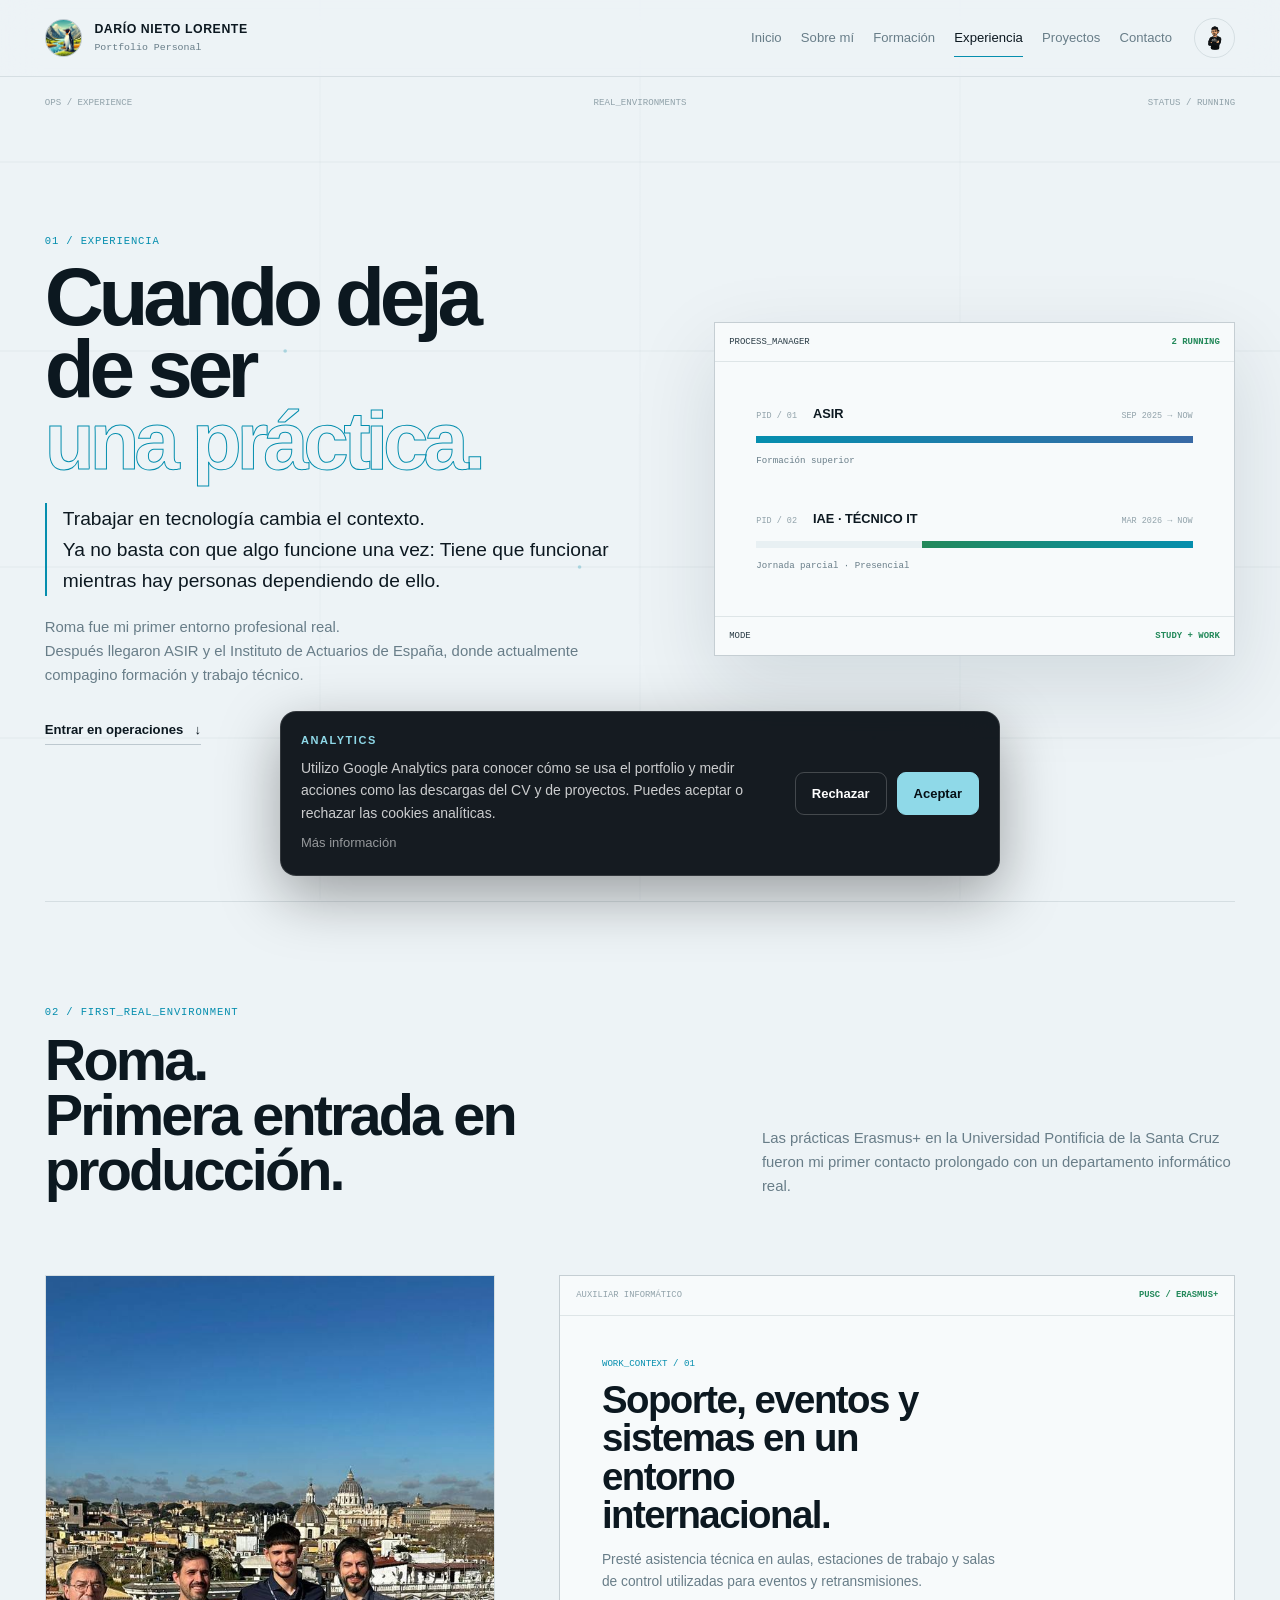
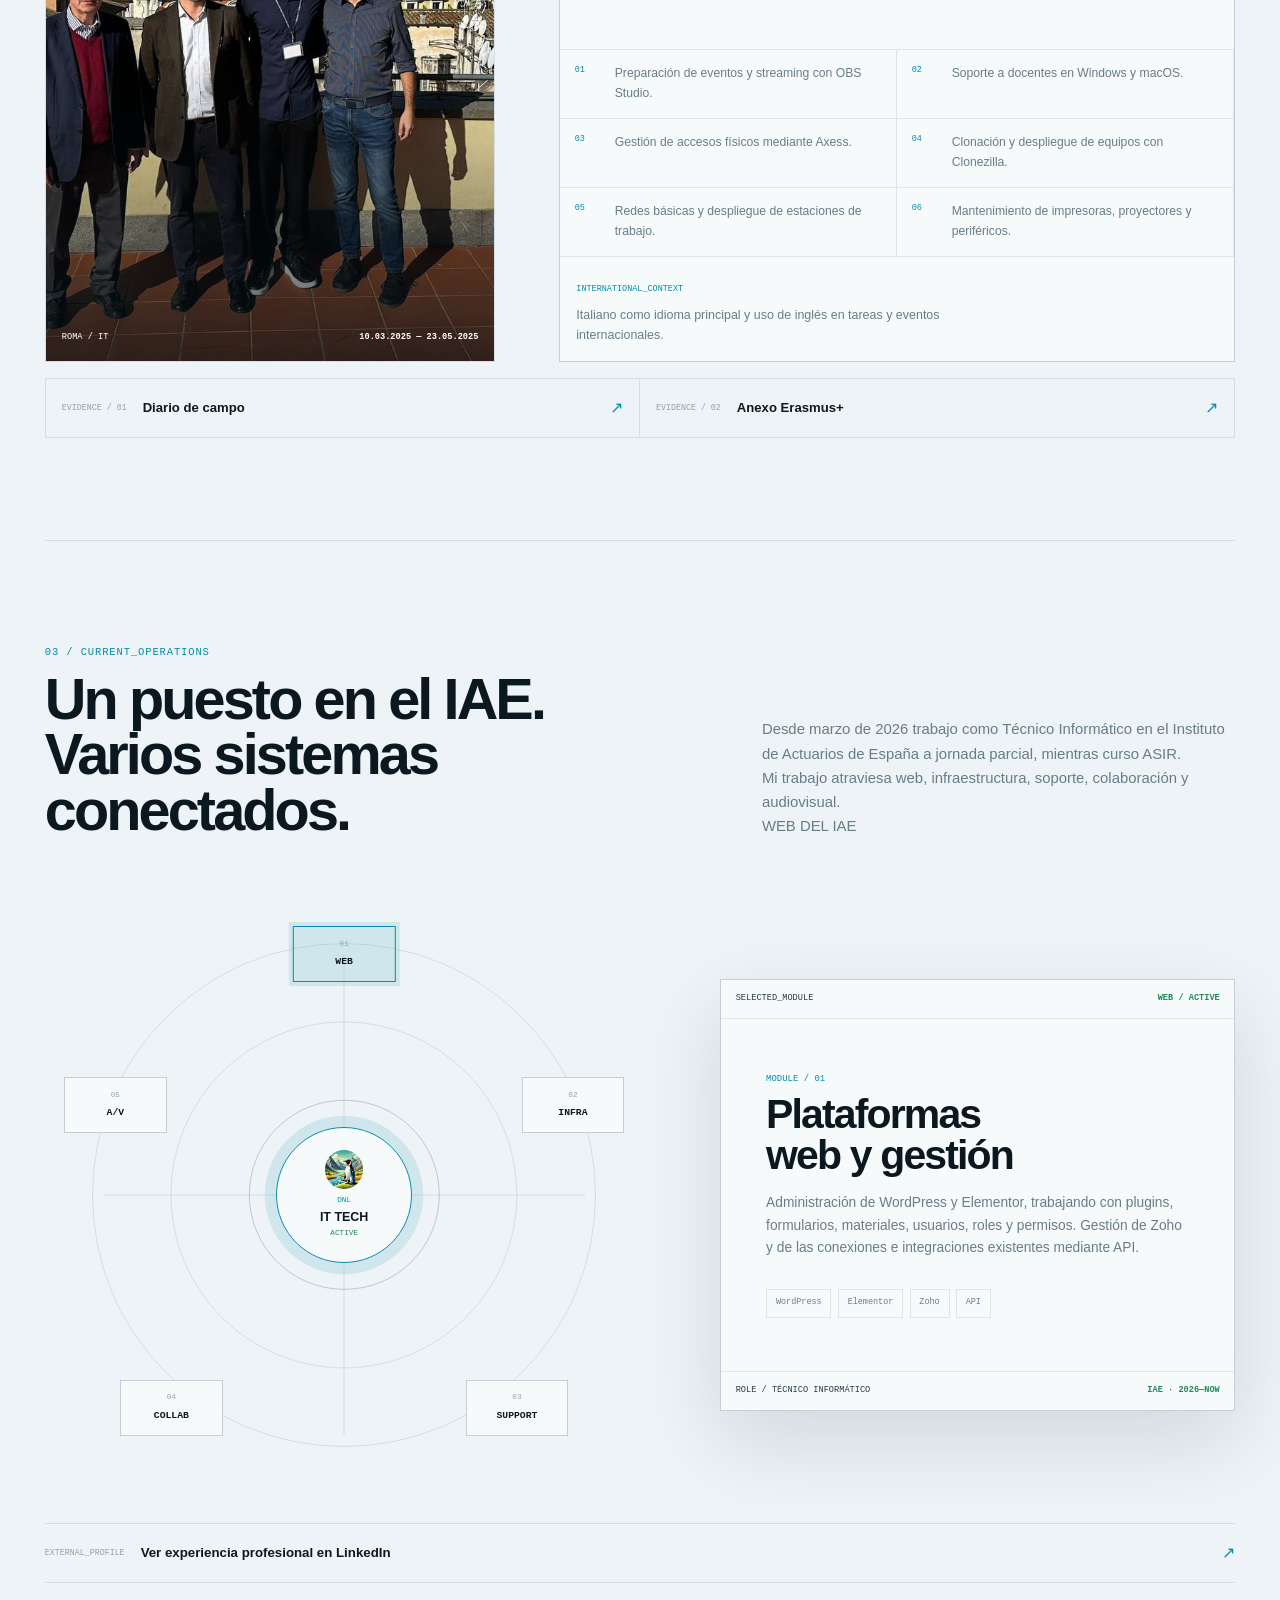
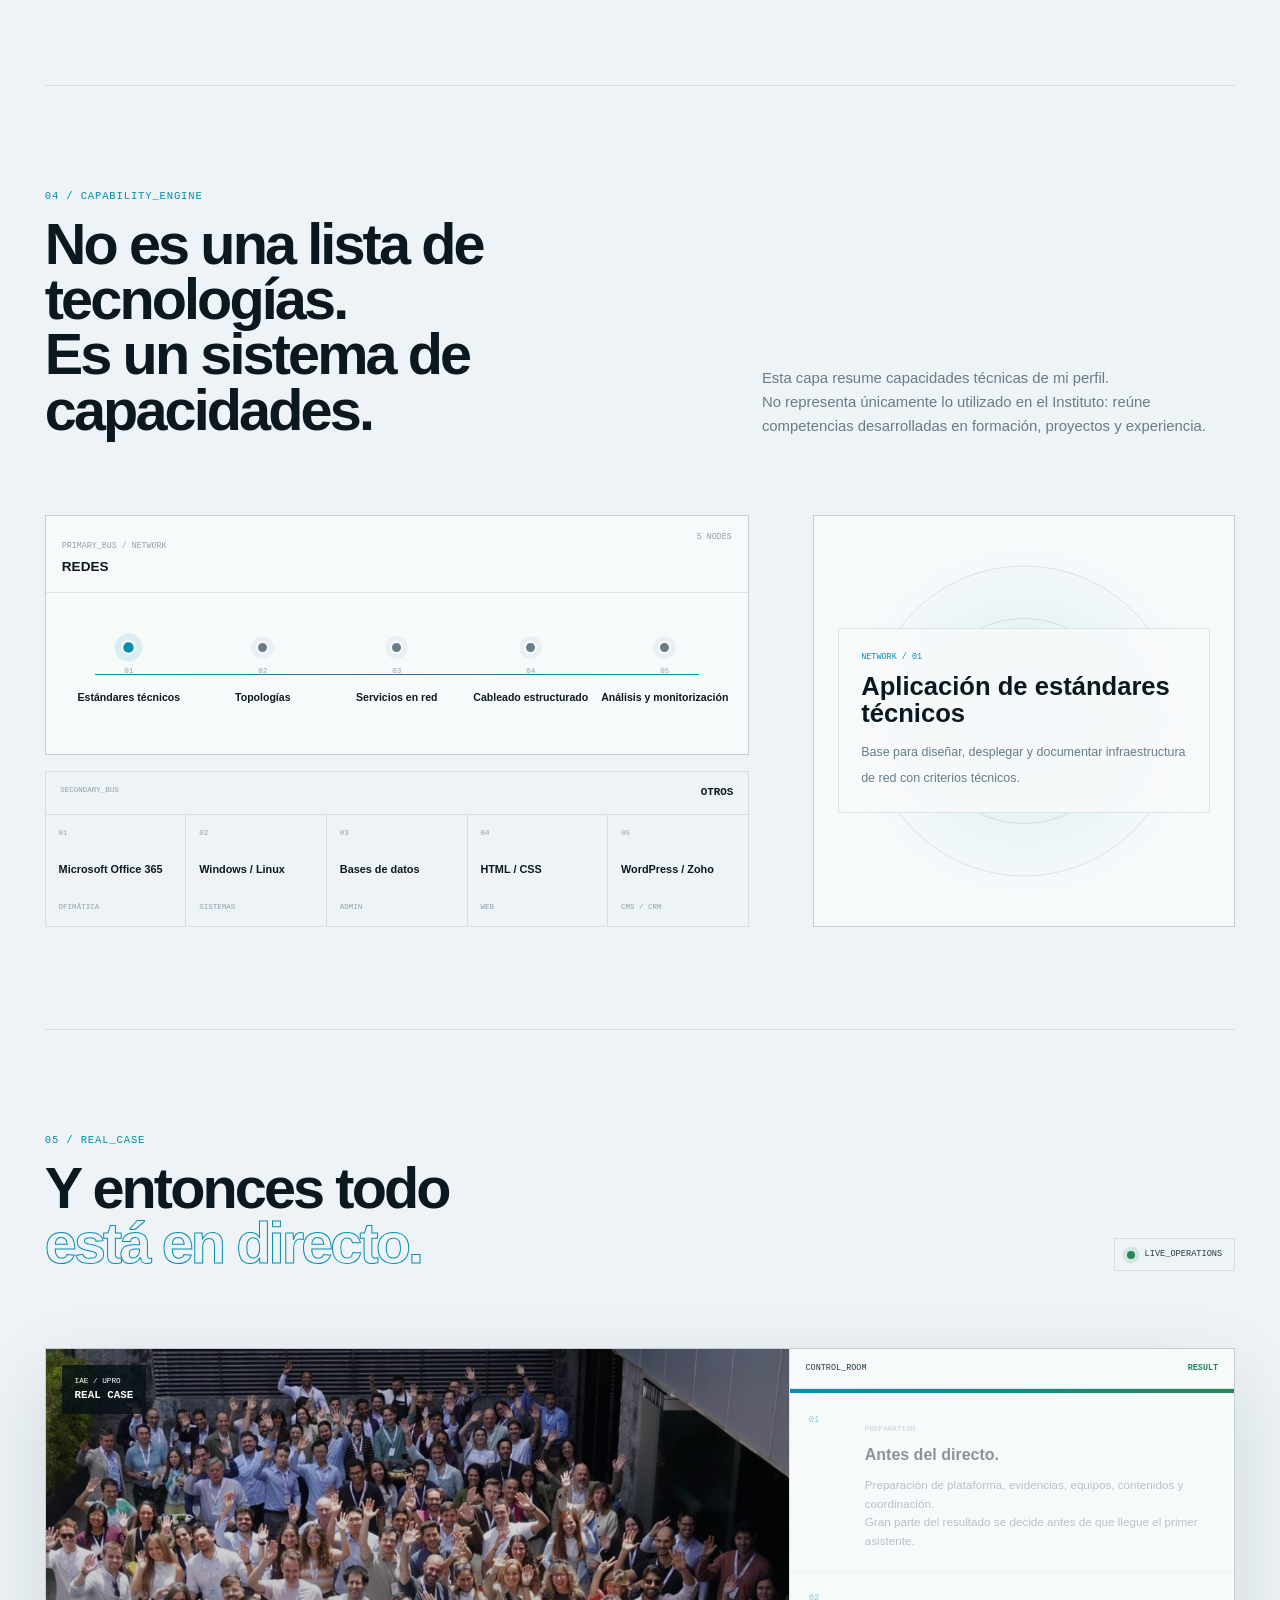
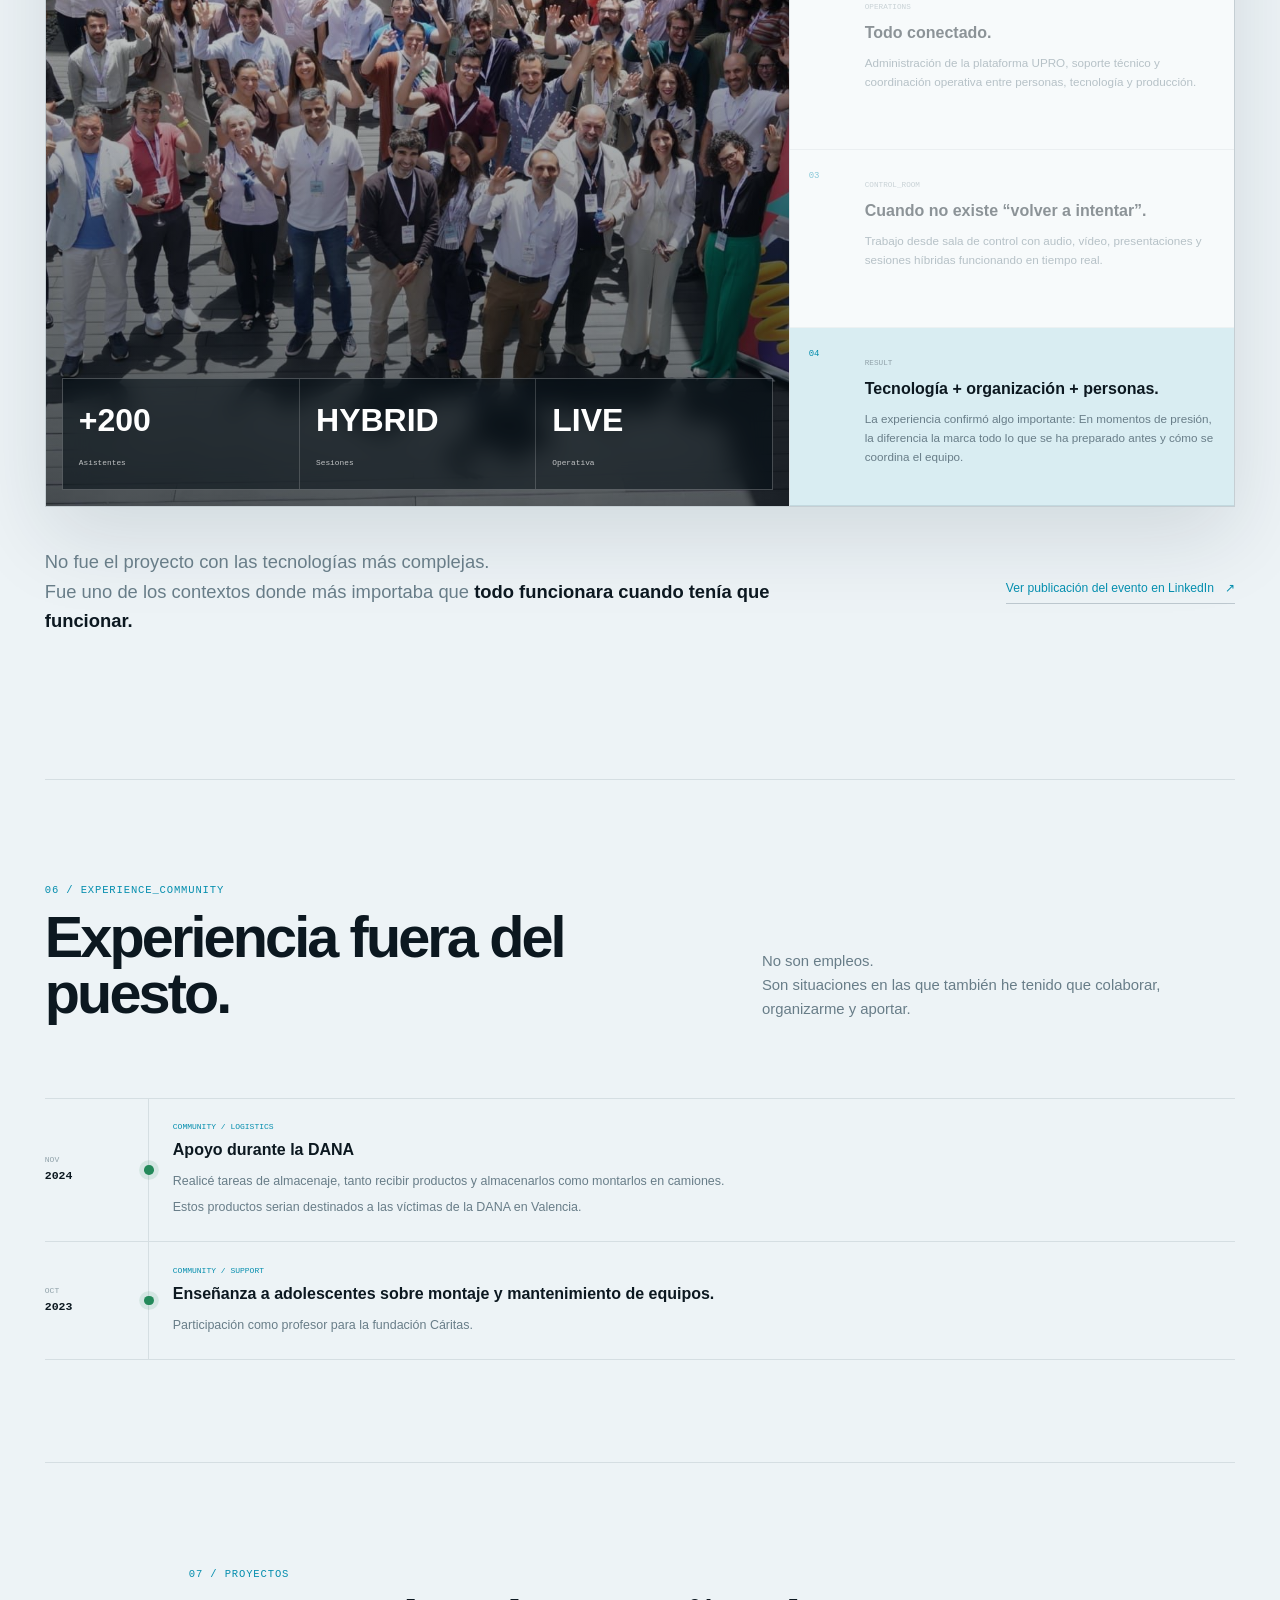
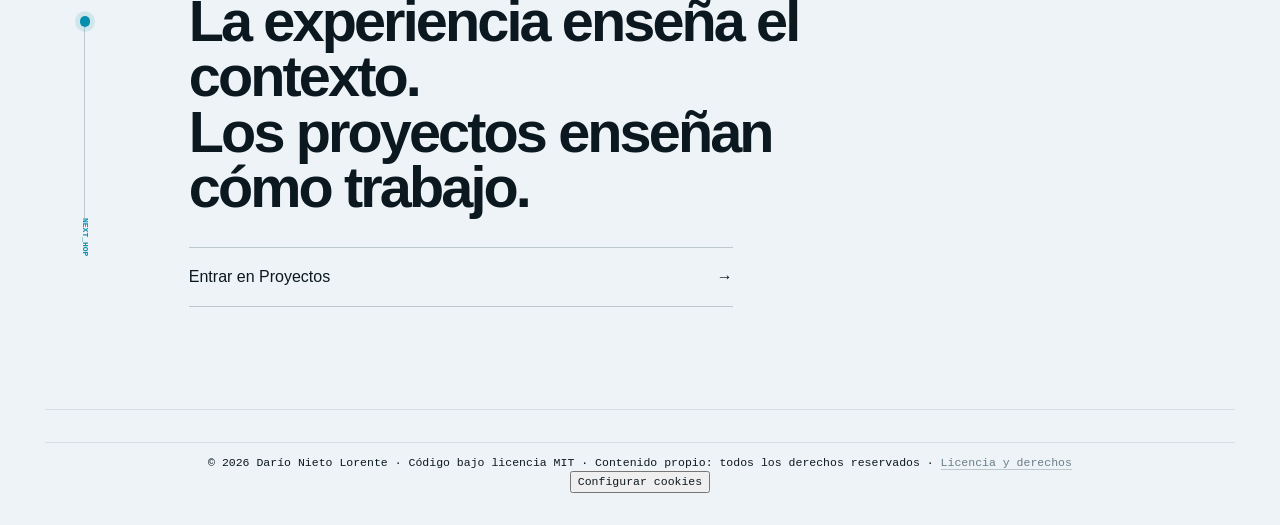
<file: experiencia.html>
<!DOCTYPE html>
<html lang="es" data-theme="light">

<head>
    
<!-- Google Analytics: se carga únicamente tras consentimiento -->
<script>
  window.DTV_ANALYTICS = {
    id: "G-ZKTD705NXM",
    storageKey: "dtv_analytics_consent"
  };

  window.dataLayer = window.dataLayer || [];

  window.gtag = function () {
    dataLayer.push(arguments);
  };

  window.dtvLoadAnalytics = function () {
    if (window.__dtvAnalyticsLoaded) return;

    window.__dtvAnalyticsLoaded = true;

    const script = document.createElement("script");
    script.async = true;
    script.src =
      "https://www.googletagmanager.com/gtag/js?id=" +
      window.DTV_ANALYTICS.id;

    document.head.appendChild(script);

    gtag("js", new Date());
    gtag("config", window.DTV_ANALYTICS.id);
  };

  try {
    const consent = localStorage.getItem(
      window.DTV_ANALYTICS.storageKey
    );

    if (consent === "accepted") {
      window.dtvLoadAnalytics();
    }
  } catch (error) {
    console.warn("No se pudo consultar el consentimiento.");
  }
</script>

    <meta charset="UTF-8">

    <meta
        name="viewport"
        content="width=device-width, initial-scale=1.0"
    >

    <meta
        name="description"
        content="Experiencia profesional y capacidades técnicas de Darío Nieto Lorente."
    >

    <meta
        name="author"
        content="Darío Nieto Lorente"
    >

    <title>
        Experiencia · Darío Nieto Lorente
    </title>

    <link
        rel="icon"
        href="assets/img/avatar/icono.png"
    >

    <link
        rel="stylesheet"
        href="assets/css/experiencia.css"
    >
    <link
    rel="stylesheet"
    href="assets/css/shared.css"
    >

    <script
    src="assets/js/main.js"
    defer
></script>

    <script
        src="assets/js/experiencia.js"
        defer
    ></script>
</head>


<body>

    <a
        class="skip-link"
        href="#contenido"
    >
        Saltar al contenido
    </a>


    <canvas
        class="ops-background"
        data-ops-background
        aria-hidden="true"
    ></canvas>


    <!-- =====================================================
         HEADER
         ===================================================== -->

    <header class="site-header">

        <div class="site-header__inner">

            <a
                class="brand"
                href="index.html"
                aria-label="Ir al Inicio"
            >

                <img
                    class="brand__avatar"
                    src="assets/img/avatar/icono.png"
                    alt=""
                >

                <span class="brand__identity">

                    <strong>
                        DARÍO NIETO LORENTE
                    </strong>

                    <span>
                        Portfolio Personal
                    </span>

                </span>

            </a>


            <nav
                class="site-nav"
                data-navigation
                aria-label="Navegación principal"
            >

                <a href="index.html">
                    Inicio
                </a>

                <a href="sobre-mi.html">
                    Sobre mí
                </a>

                <a href="formacion.html">
                    Formación
                </a>

                <a
                    href="experiencia.html"
                    class="is-active"
                    aria-current="page"
                >
                    Experiencia
                </a>

                <a href="proyectos.html">
                    Proyectos
                </a>

                <a href="contacto.html">
                    Contacto
                </a>

            </nav>


            <div class="site-header__actions">

                <button
                    class="theme-toggle"
                    type="button"
                    data-theme-toggle
                    aria-label="Activar modo oscuro"
                >

                    <img
                        class="theme-toggle__icon theme-toggle__icon--light"
                        src="assets/img/iconos/modo-claro.svg"
                        alt=""
                    >

                    <img
                        class="theme-toggle__icon theme-toggle__icon--dark"
                        src="assets/img/iconos/modo-oscuro.svg"
                        alt=""
                    >

                </button>


                <button
                    class="menu-toggle"
                    type="button"
                    data-menu-toggle
                    aria-expanded="false"
                    aria-label="Abrir menú"
                >
                    <span></span>
                    <span></span>
                    <span></span>
                </button>

            </div>

        </div>

    </header>



    <main id="contenido">


        <!-- =================================================
             01 · HERO
             ================================================= -->

        <section class="experience-hero">

            <div class="experience-hero__meta">

                <span>OPS / EXPERIENCE</span>
                <span>REAL_ENVIRONMENTS</span>
                <span>STATUS / RUNNING</span>

            </div>


            <div class="experience-hero__content">

                <p class="section-code">
                    01 / EXPERIENCIA
                </p>


                <h1>
                    Cuando deja de ser
                    <span>una práctica.</span>
                </h1>


                <p class="experience-hero__lead">
                    Trabajar en tecnología cambia el contexto.
                    <br>
                    Ya no basta con que algo funcione una vez: Tiene que
                    funcionar mientras hay personas dependiendo de ello.
                </p>


                <p class="experience-hero__text">
                    Roma fue mi primer entorno profesional real.
                    <br>
                    Después llegaron ASIR y el Instituto de Actuarios de
                    España, donde actualmente compagino formación y trabajo
                    técnico.
                </p>


                <a
                    class="action-link"
                    href="#roma"
                >
                    Entrar en operaciones
                    <span>↓</span>
                </a>

            </div>



            <!-- PROCESOS EN PARALELO -->

            <div class="parallel-system">

                <div class="parallel-system__header">

                    <span>
                        PROCESS_MANAGER
                    </span>

                    <strong>
                        2 RUNNING
                    </strong>

                </div>


                <div class="parallel-system__core">

                    <div class="parallel-process">

                        <div class="parallel-process__meta">

                            <span>
                                PID / 01
                            </span>

                            <strong>
                                ASIR
                            </strong>

                            <small>
                                SEP 2025 → NOW
                            </small>

                        </div>


                        <div class="parallel-process__track">

                            <span></span>

                        </div>


                        <p>
                            Formación superior
                        </p>

                    </div>


                    <div class="parallel-process parallel-process--work">

                        <div class="parallel-process__meta">

                            <span>
                                PID / 02
                            </span>

                            <strong>
                                IAE · TÉCNICO IT
                            </strong>

                            <small>
                                MAR 2026 → NOW
                            </small>

                        </div>


                        <div class="parallel-process__track">

                            <span></span>

                        </div>


                        <p>
                            Jornada parcial · Presencial
                        </p>

                    </div>

                </div>


                <div class="parallel-system__footer">

                    <span>
                        MODE
                    </span>

                    <strong>
                        STUDY + WORK
                    </strong>

                </div>

            </div>

        </section>



        <!-- =================================================
             02 · ROMA
             ================================================= -->

        <section
            class="rome-section"
            id="roma"
        >

            <header
                class="section-heading"
                data-reveal
            >

                <div>

                    <p class="section-code">
                        02 / FIRST_REAL_ENVIRONMENT
                    </p>

                    <h2>
                        Roma.
                        <br>
                        Primera entrada en producción.
                    </h2>

                </div>


                <p>
                    Las prácticas Erasmus+ en la Universidad Pontificia
                    de la Santa Cruz fueron mi primer contacto prolongado
                    con un departamento informático real.
                </p>

            </header>



            <div class="rome-system">

                <div
                    class="rome-system__visual"
                    data-reveal
                >

                    <img
                        src="assets/img/personal/dario-roma2.jpg"
                        alt="Darío durante su estancia profesional en Roma"
                    >


                    <div class="rome-system__visual-meta">

                        <span>
                            ROMA / IT
                        </span>

                        <strong>
                            10.03.2025 — 23.05.2025
                        </strong>

                    </div>

                </div>



                <div
                    class="rome-console"
                    data-reveal
                >

                    <div class="rome-console__top">

                        <span>
                            AUXILIAR INFORMÁTICO
                        </span>

                        <strong>
                            PUSC / ERASMUS+
                        </strong>

                    </div>


                    <div class="rome-console__intro">

                        <p>
                            WORK_CONTEXT / 01
                        </p>

                        <h3>
                            Soporte, eventos y sistemas en un entorno internacional.
                        </h3>

                        <p>
                            Presté asistencia técnica en aulas, estaciones de
                            trabajo y salas de control utilizadas para eventos
                            y retransmisiones.
                        </p>

                    </div>


                    <div class="rome-operations">

                        <div>
                            <span>01</span>
                            <p>Preparación de eventos y streaming con OBS Studio.</p>
                        </div>

                        <div>
                            <span>02</span>
                            <p>Soporte a docentes en Windows y macOS.</p>
                        </div>

                        <div>
                            <span>03</span>
                            <p>Gestión de accesos físicos mediante Axess.</p>
                        </div>

                        <div>
                            <span>04</span>
                            <p>Clonación y despliegue de equipos con Clonezilla.</p>
                        </div>

                        <div>
                            <span>05</span>
                            <p>Redes básicas y despliegue de estaciones de trabajo.</p>
                        </div>

                        <div>
                            <span>06</span>
                            <p>Mantenimiento de impresoras, proyectores y periféricos.</p>
                        </div>

                    </div>


                    <div class="rome-console__language">

                        <span>
                            INTERNATIONAL_CONTEXT
                        </span>

                        <p>
                            Italiano como idioma principal y uso de inglés
                            en tareas y eventos internacionales.
                        </p>

                    </div>

                </div>

            </div>



            <!-- EVIDENCIAS SIMPLES -->

            <div
                class="rome-evidence"
                data-reveal
            >

                <a
                    href="assets/docs/proyectos/casos reales/DNL-DiarioCampo.docx"
                    target="_blank"
                >

                    <span>
                        EVIDENCE / 01
                    </span>

                    <strong>
                        Diario de campo
                    </strong>

                    <i>↗</i>

                </a>


                <a
                    href="assets/docs/documentos/DNL-AnexoRoma.pdf"
                    target="_blank"
                >

                    <span>
                        EVIDENCE / 02
                    </span>

                    <strong>
                        Anexo Erasmus+
                    </strong>

                    <i>↗</i>

                </a>

            </div>

        </section>



        <!-- =================================================
             03 · IAE
             ================================================= -->

        <section class="iae-section">

            <header
                class="section-heading"
                data-reveal
            >

                <div>

                    <p class="section-code">
                        03 / CURRENT_OPERATIONS
                    </p>

                    <h2>
                        Un puesto en el IAE.
                        <br>
                        Varios sistemas conectados.
                    </h2>

                </div>


                <p>
                    Desde marzo de 2026 trabajo como Técnico Informático
                    en el Instituto de Actuarios de España a jornada parcial,
                    mientras curso ASIR.
                    <br>
                    Mi trabajo atraviesa web, infraestructura, soporte,
                    colaboración y audiovisual.
                    <br>
                    <a href="https://actuarios.org/" target="_blank">WEB DEL IAE</a>
                </p>

            </header>



            <!-- COMMAND CENTER -->

            <div
                class="ops-center"
                data-ops-center
                data-reveal
            >


                <!-- MAPA -->

                <div class="ops-map">

                    <div class="ops-map__rings" aria-hidden="true">

                        <span></span>
                        <span></span>
                        <span></span>

                    </div>


                    <div class="ops-map__cross" aria-hidden="true">

                        <i></i>
                        <i></i>

                    </div>


                    <div class="ops-map__core">

                        <img
                            src="assets/img/avatar/icono.png"
                            alt=""
                        >

                        <span>
                            DNL
                        </span>

                        <strong>
                            IT TECH
                        </strong>

                        <small>
                            ACTIVE
                        </small>

                    </div>



                    <button
                        class="ops-node ops-node--web is-active"
                        type="button"
                        data-ops-node="web"
                    >
                        <span>01</span>
                        <strong>WEB</strong>
                    </button>


                    <button
                        class="ops-node ops-node--infra"
                        type="button"
                        data-ops-node="infra"
                    >
                        <span>02</span>
                        <strong>INFRA</strong>
                    </button>


                    <button
                        class="ops-node ops-node--support"
                        type="button"
                        data-ops-node="support"
                    >
                        <span>03</span>
                        <strong>SUPPORT</strong>
                    </button>


                    <button
                        class="ops-node ops-node--collab"
                        type="button"
                        data-ops-node="collab"
                    >
                        <span>04</span>
                        <strong>COLLAB</strong>
                    </button>


                    <button
                        class="ops-node ops-node--av"
                        type="button"
                        data-ops-node="av"
                    >
                        <span>05</span>
                        <strong>A/V</strong>
                    </button>


                    <span
                        class="ops-map__packet"
                        aria-hidden="true"
                    ></span>

                </div>



                <!-- OUTPUT -->

                <div
                    class="ops-output"
                    aria-live="polite"
                >

                    <div class="ops-output__top">

                        <span>
                            SELECTED_MODULE
                        </span>

                        <strong data-ops-status>
                            WEB / ACTIVE
                        </strong>

                    </div>


                    <div class="ops-output__body">

                        <p
                            class="ops-output__code"
                            data-ops-code
                        >
                            MODULE / 01
                        </p>


                        <h3 data-ops-title>
                            Plataformas web y gestión
                        </h3>


                        <p data-ops-description>
                            Administración de WordPress y Elementor,
                            trabajando con plugins, formularios, materiales,
                            usuarios, roles y permisos. Gestión de Zoho y de
                            las conexiones e integraciones existentes mediante API.
                        </p>


                        <div
                            class="ops-output__stack"
                            data-ops-stack
                        >

                            <span>WordPress</span>
                            <span>Elementor</span>
                            <span>Zoho</span>
                            <span>API</span>

                        </div>

                    </div>


                    <div class="ops-output__footer">

                        <span>
                            ROLE / TÉCNICO INFORMÁTICO
                        </span>

                        <strong>
                            IAE · 2026—NOW
                        </strong>

                    </div>

                </div>

            </div>


            <a
                class="linkedin-reference"
                href="https://www.linkedin.com/in/dar%C3%ADo-nieto-lorente/"
                target="_blank"
                rel="noopener noreferrer"
                data-reveal
            >

                <span>
                    EXTERNAL_PROFILE
                </span>

                <strong>
                    Ver experiencia profesional en LinkedIn
                </strong>

                <i>
                    ↗
                </i>

            </a>

        </section>



        <!-- =================================================
             04 · CAPACIDADES
             ================================================= -->

        <section class="capabilities-section">

            <header
                class="section-heading"
                data-reveal
            >

                <div>

                    <p class="section-code">
                        04 / CAPABILITY_ENGINE
                    </p>

                    <h2>
                        No es una lista de tecnologías.
                        <br>
                        Es un sistema de capacidades.
                    </h2>

                </div>


                <p>
                    Esta capa resume capacidades técnicas de mi perfil.
                    <br>
                    No representa únicamente lo utilizado en el Instituto:
                    reúne competencias desarrolladas en formación, proyectos
                    y experiencia.
                </p>

            </header>



            <div
                class="capability-engine"
                data-capability-engine
            >


                <!-- NETWORK BACKBONE -->

                <div
                    class="network-backbone"
                    data-reveal
                >

                    <div class="network-backbone__heading">

                        <div>

                            <span>
                                PRIMARY_BUS / NETWORK
                            </span>

                            <strong>
                                REDES
                            </strong>

                        </div>


                        <small>
                            5 NODES
                        </small>

                    </div>


                    <div class="network-route">

                        <div
                            class="network-route__line"
                            aria-hidden="true"
                        ></div>


                        <button
                            type="button"
                            class="capability-node is-active"
                            data-capability="standards"
                        >
                            <span>01</span>
                            <strong>Estándares técnicos</strong>
                            <i></i>
                        </button>


                        <button
                            type="button"
                            class="capability-node"
                            data-capability="topology"
                        >
                            <span>02</span>
                            <strong>Topologías</strong>
                            <i></i>
                        </button>


                        <button
                            type="button"
                            class="capability-node"
                            data-capability="services"
                        >
                            <span>03</span>
                            <strong>Servicios en red</strong>
                            <i></i>
                        </button>


                        <button
                            type="button"
                            class="capability-node"
                            data-capability="cabling"
                        >
                            <span>04</span>
                            <strong>Cableado estructurado</strong>
                            <i></i>
                        </button>


                        <button
                            type="button"
                            class="capability-node"
                            data-capability="monitor"
                        >
                            <span>05</span>
                            <strong>Análisis y monitorización</strong>
                            <i></i>
                        </button>

                    </div>

                </div>



                <!-- OUTPUT CENTRAL -->

                <div
                    class="capability-output"
                    data-reveal
                    aria-live="polite"
                >

                    <div class="capability-output__radar" aria-hidden="true">

                        <span></span>
                        <span></span>
                        <span></span>

                        <i></i>

                    </div>


                    <div class="capability-output__content">

                        <p data-capability-code>
                            NETWORK / 01
                        </p>

                        <h3 data-capability-title>
                            Aplicación de estándares técnicos
                        </h3>

                        <span data-capability-text>
                            Base para diseñar, desplegar y documentar
                            infraestructura de red con criterios técnicos.
                        </span>

                    </div>

                </div>



                <!-- SECONDARY STACK -->

                <div
                    class="secondary-stack"
                    data-reveal
                >

                    <div class="secondary-stack__heading">

                        <span>
                            SECONDARY_BUS
                        </span>

                        <strong>
                            OTROS
                        </strong>

                    </div>


                    <button
                        type="button"
                        data-capability="office"
                    >
                        <small>01</small>
                        <strong>Microsoft Office 365</strong>
                        <span>OFIMÁTICA</span>
                    </button>


                    <button
                        type="button"
                        data-capability="systems"
                    >
                        <small>02</small>
                        <strong>Windows / Linux</strong>
                        <span>SISTEMAS</span>
                    </button>


                    <button
                        type="button"
                        data-capability="databases"
                    >
                        <small>03</small>
                        <strong>Bases de datos</strong>
                        <span>ADMIN</span>
                    </button>


                    <button
                        type="button"
                        data-capability="frontend"
                    >
                        <small>04</small>
                        <strong>HTML / CSS</strong>
                        <span>WEB</span>
                    </button>


                    <button
                        type="button"
                        data-capability="cms"
                    >
                        <small>05</small>
                        <strong>WordPress / Zoho</strong>
                        <span>CMS / CRM</span>
                    </button>

                </div>

            </div>

        </section>



        <!-- =================================================
             05 · UPRO
             ================================================= -->

        <section
            class="live-case"
            data-live-case
        >

            <div
                class="live-case__header"
                data-reveal
            >

                <div>

                    <p class="section-code">
                        05 / REAL_CASE
                    </p>

                    <h2>
                        Y entonces todo
                        <span>está en directo.</span>
                    </h2>

                </div>


                <div class="live-case__status">

                    <i></i>

                    <span>
                        LIVE_OPERATIONS
                    </span>

                </div>

            </div>



            <div class="live-stage">


                <!-- FOTO -->

                <div class="live-stage__visual">

                    <img
                        src="assets/img/proyectos/evento-iae-upro-portada.png"
                        alt="Equipo y asistentes durante el evento UPRO"
                    >


                    <div class="live-stage__visual-overlay">

                        <span>
                            IAE / UPRO
                        </span>

                        <strong>
                            REAL CASE
                        </strong>

                    </div>


                    <div class="live-stage__metrics">

                        <div>
                            <strong>+200</strong>
                            <span>Asistentes</span>
                        </div>

                        <div>
                            <strong>HYBRID</strong>
                            <span>Sesiones</span>
                        </div>

                        <div>
                            <strong>LIVE</strong>
                            <span>Operativa</span>
                        </div>

                    </div>

                </div>



                <!-- PANEL DERECHO -->

                <div class="live-control">

                    <div class="live-control__top">

                        <span>
                            CONTROL_ROOM
                        </span>

                        <strong data-live-label>
                            PREPARATION
                        </strong>

                    </div>


                    <div class="live-control__progress">

                        <span></span>

                    </div>


                    <div class="live-control__steps">


                        <article
                            class="live-step is-active"
                            data-live-step="0"
                        >

                            <span class="live-step__number">
                                01
                            </span>

                            <div>

                                <small>
                                    PREPARATION
                                </small>

                                <h3>
                                    Antes del directo.
                                </h3>

                                <p>
                                    Preparación de plataforma, evidencias,
                                    equipos, contenidos y coordinación.
                                    <br>
                                    Gran parte del resultado se decide antes
                                    de que llegue el primer asistente.
                                </p>

                            </div>

                        </article>



                        <article
                            class="live-step"
                            data-live-step="1"
                        >

                            <span class="live-step__number">
                                02
                            </span>

                            <div>

                                <small>
                                    OPERATIONS
                                </small>

                                <h3>
                                    Todo conectado.
                                </h3>

                                <p>
                                    Administración de la plataforma UPRO,
                                    soporte técnico y coordinación operativa
                                    entre personas, tecnología y producción.
                                </p>

                            </div>

                        </article>



                        <article
                            class="live-step"
                            data-live-step="2"
                        >

                            <span class="live-step__number">
                                03
                            </span>

                            <div>

                                <small>
                                    CONTROL_ROOM
                                </small>

                                <h3>
                                    Cuando no existe “volver a intentar”.
                                </h3>

                                <p>
                                    Trabajo desde sala de control con audio,
                                    vídeo, presentaciones y sesiones híbridas
                                    funcionando en tiempo real.
                                </p>

                            </div>

                        </article>



                        <article
                            class="live-step"
                            data-live-step="3"
                        >

                            <span class="live-step__number">
                                04
                            </span>

                            <div>

                                <small>
                                    RESULT
                                </small>

                                <h3>
                                    Tecnología + organización + personas.
                                </h3>

                                <p>
                                    La experiencia confirmó algo importante:
                                    En momentos de presión, la diferencia la
                                    marca todo lo que se ha preparado antes y
                                    cómo se coordina el equipo.
                                </p>

                            </div>

                        </article>

                    </div>

                </div>

            </div>



            <div
                class="live-case__conclusion"
                data-reveal
            >

                <p>
                    No fue el proyecto con las tecnologías más complejas.
                    <br>
                    Fue uno de los contextos donde más importaba que
                    <strong>todo funcionara cuando tenía que funcionar.</strong>
                </p>


                <a
                    href="https://www.linkedin.com/feed/update/urn:li:activity:7468670698157441024/"
                    target="_blank"
                    rel="noopener noreferrer"
                >
                    Ver publicación del evento en LinkedIn
                    <span>↗</span>
                </a>

            </div>

        </section>



        <!-- =================================================
             06 · COMMUNITY
             ================================================= -->

        <section class="community-section">

            <header
                class="section-heading"
                data-reveal
            >

                <div>

                    <p class="section-code">
                        06 / EXPERIENCE_COMMUNITY
                    </p>

                    <h2>
                        Experiencia fuera del puesto.
                    </h2>

                </div>


                <p>
                    No son empleos.
                    <br>
                    Son situaciones en las que también he tenido que
                    colaborar, organizarme y aportar.
                </p>

            </header>



            <div class="community-log">


                <article
                    data-reveal
                >

                    <div class="community-log__date">

                        <span>
                            NOV
                        </span>

                        <strong>
                            2024
                        </strong>

                    </div>


                    <div class="community-log__line">
                        <i></i>
                    </div>


                    <div class="community-log__content">

                        <p>
                            COMMUNITY / LOGISTICS
                        </p>

                        <h3>
                            Apoyo durante la DANA
                        </h3>

                        <span>
                            Realicé tareas de almacenaje, tanto recibir productos y almacenarlos como montarlos en camiones.
                            <br>
                            Estos productos serian destinados a las víctimas de la DANA en Valencia.
                        </span>

                    </div>

                </article>



                <article
                    data-reveal
                >

                    <div class="community-log__date">

                        <span>
                            OCT
                        </span>

                        <strong>
                            2023
                        </strong>

                    </div>


                    <div class="community-log__line">
                        <i></i>
                    </div>


                    <div class="community-log__content">

                        <p>
                            COMMUNITY / SUPPORT
                        </p>

                        <h3>
                            Enseñanza a adolescentes sobre montaje y mantenimiento de equipos.
                        </h3>

                        <span>
                            Participación como profesor para la fundación Cáritas.
                        </span>

                    </div>

                </article>

            </div>

        </section>



        <!-- =================================================
             07 · NEXT
             ================================================= -->

        <section
            class="next-section"
            data-reveal
        >

            <div class="next-section__signal">

                <span></span>

                <i></i>

                <strong>
                    NEXT_HOP
                </strong>

            </div>


            <div>

                <p class="section-code">
                    07 / PROYECTOS
                </p>

                <h2>
                    La experiencia enseña el contexto.
                    <br>
                    Los proyectos enseñan cómo trabajo.
                </h2>


                <a
                    href="proyectos.html"
                    class="next-link"
                >
                    <span>
                        Entrar en Proyectos
                    </span>

                    <strong>
                        →
                    </strong>
                </a>

            </div>

        </section>

    </main>



    <!-- =====================================================
         FOOTER
         ===================================================== -->

    <footer class="site-footer">

<p class="site-footer__legal">
    © <span data-current-year></span> Darío Nieto Lorente ·
    Código bajo licencia MIT ·
    Contenido propio: todos los derechos reservados ·
    <a href="assets/docs/documentos/licencia.html">
        Licencia y derechos
    </a>

        <br>

    <button
  type="button"
  class="footer-link"
  data-cookie-settings
>
  Configurar cookies
</button>
</p>
    </footer>

</body>

</html>
</file>
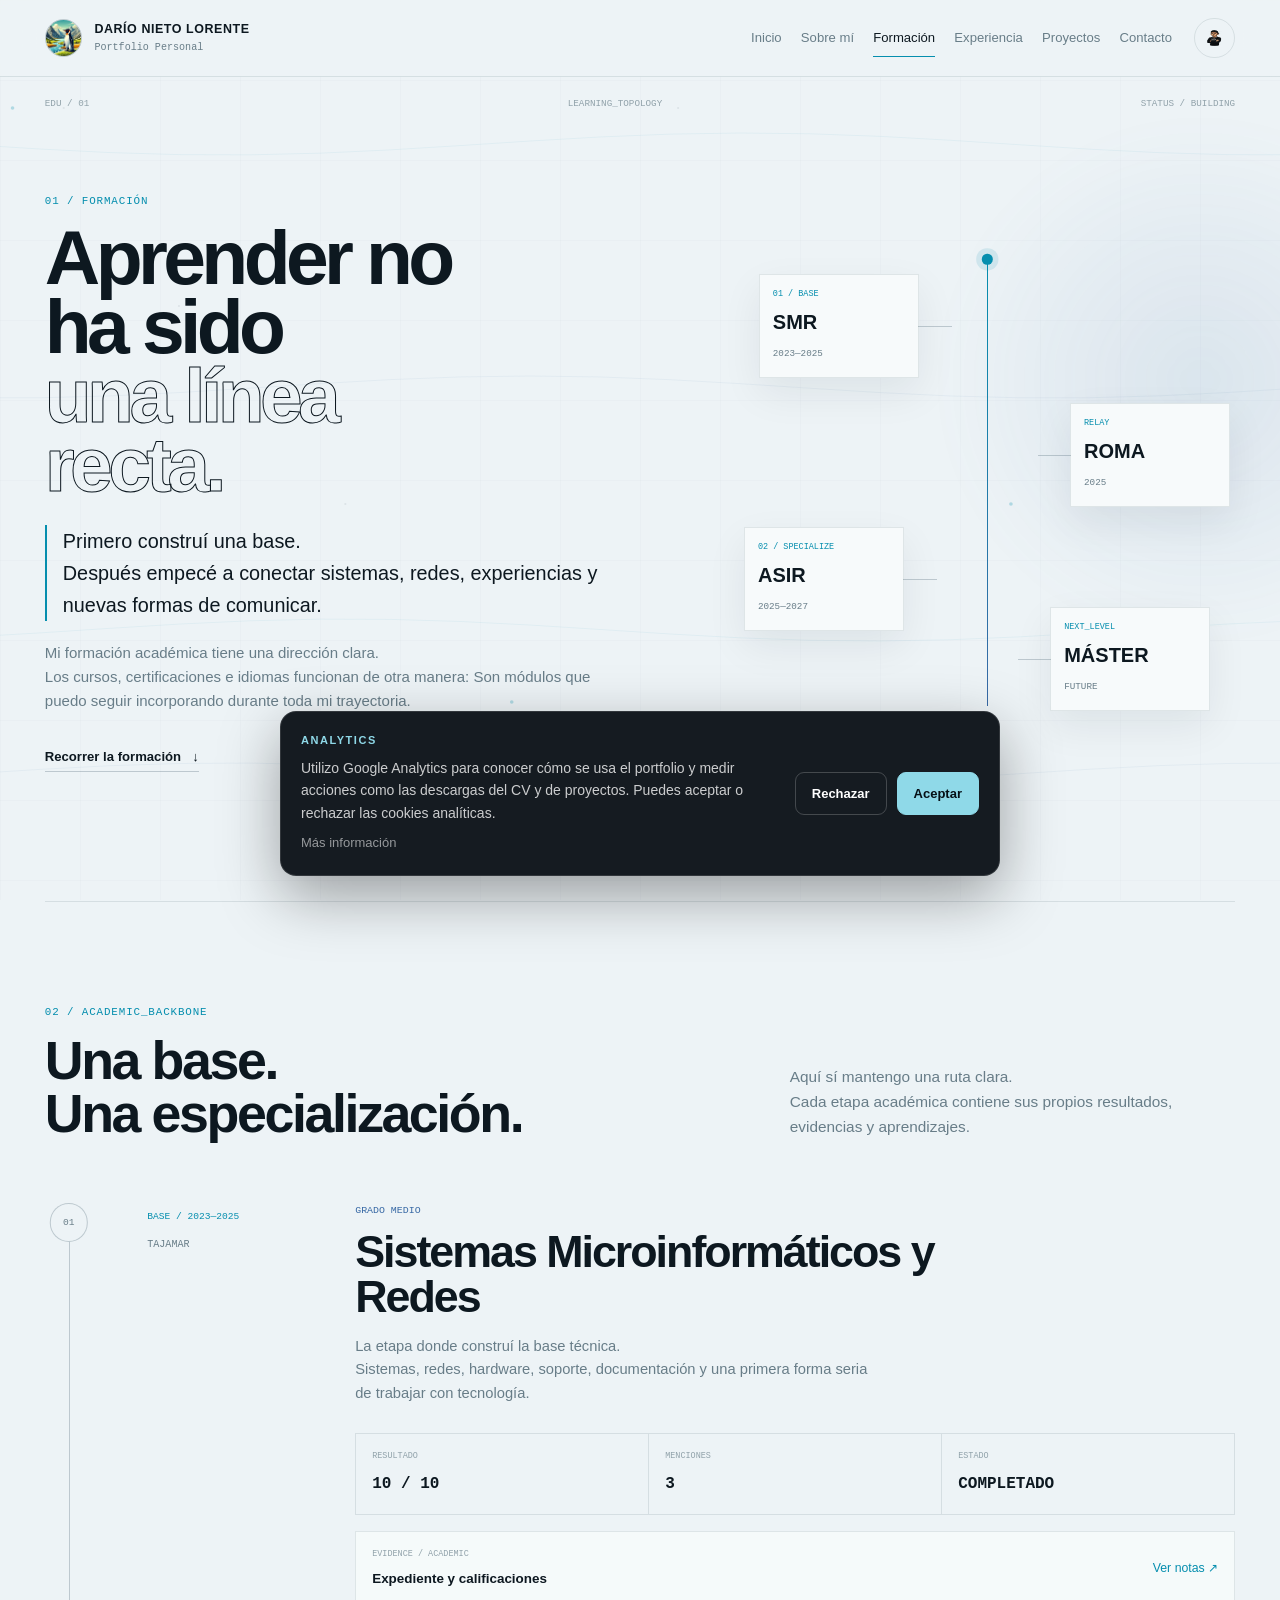
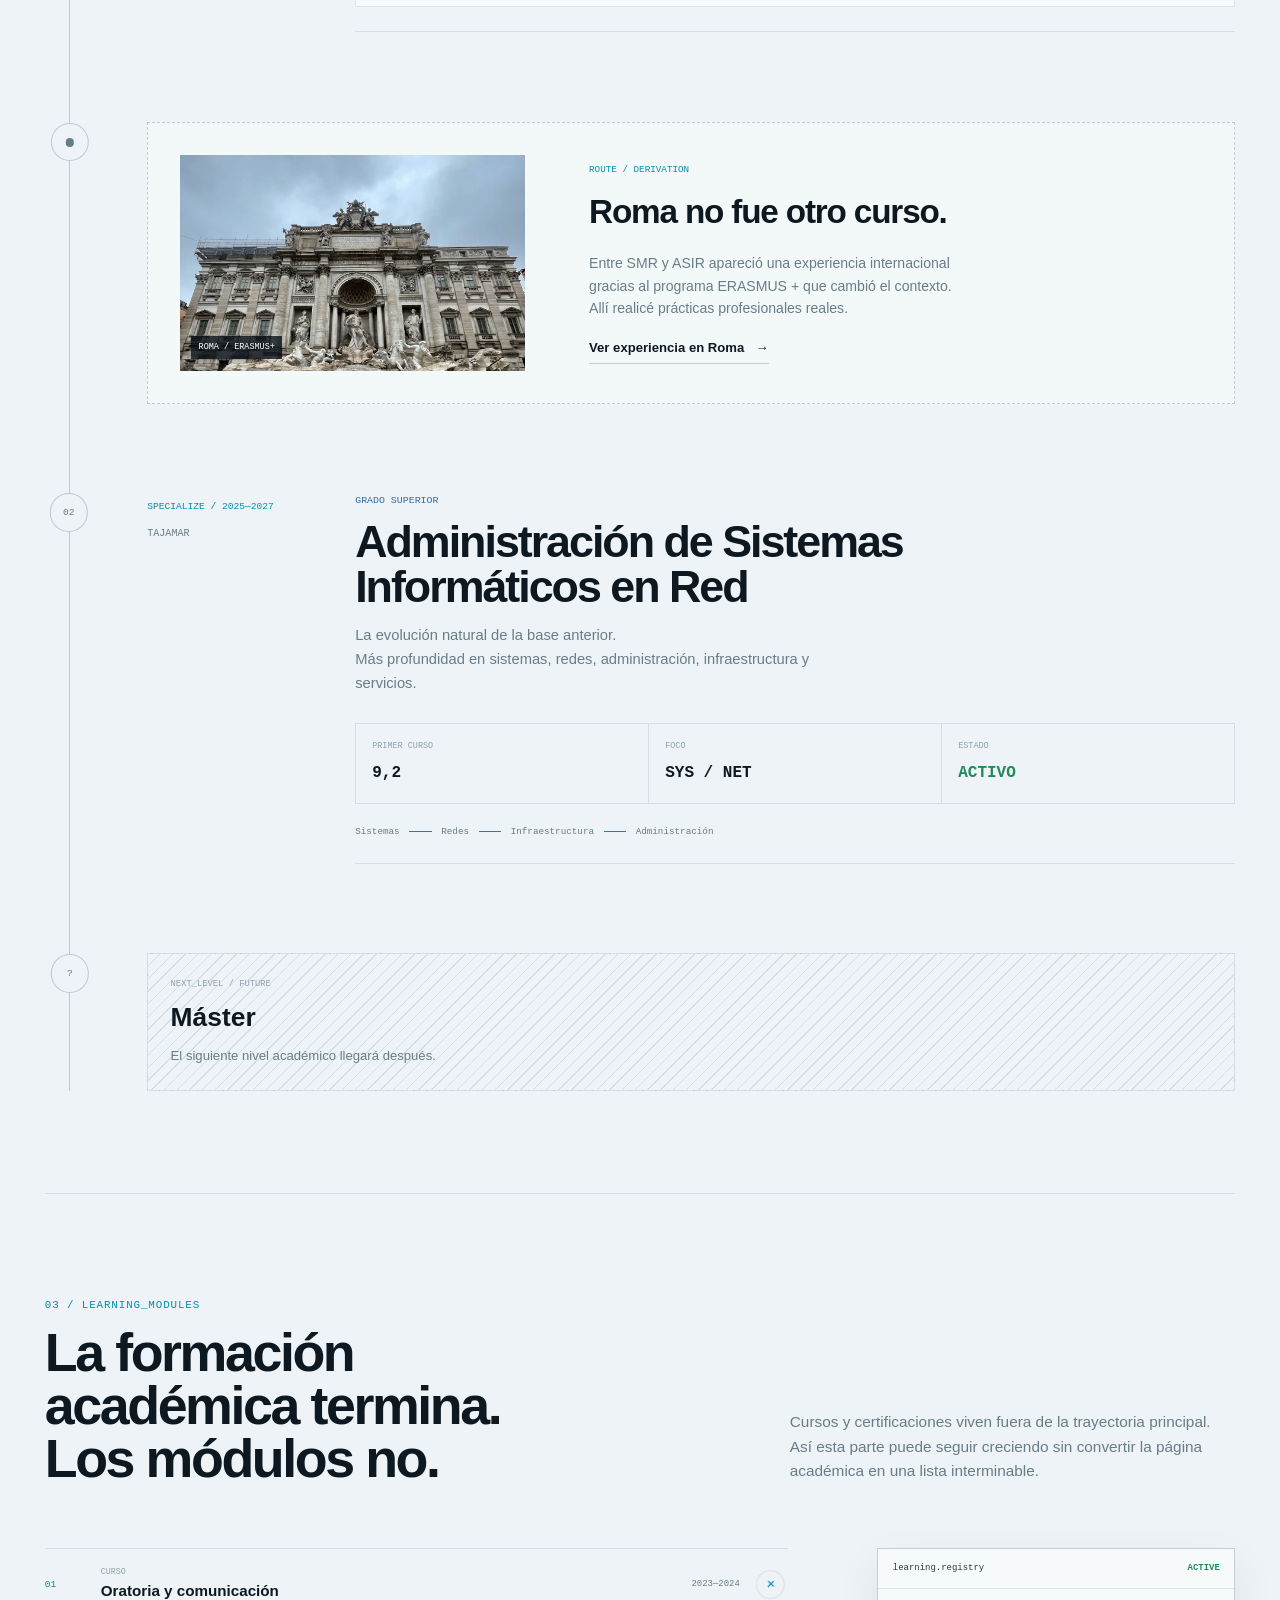
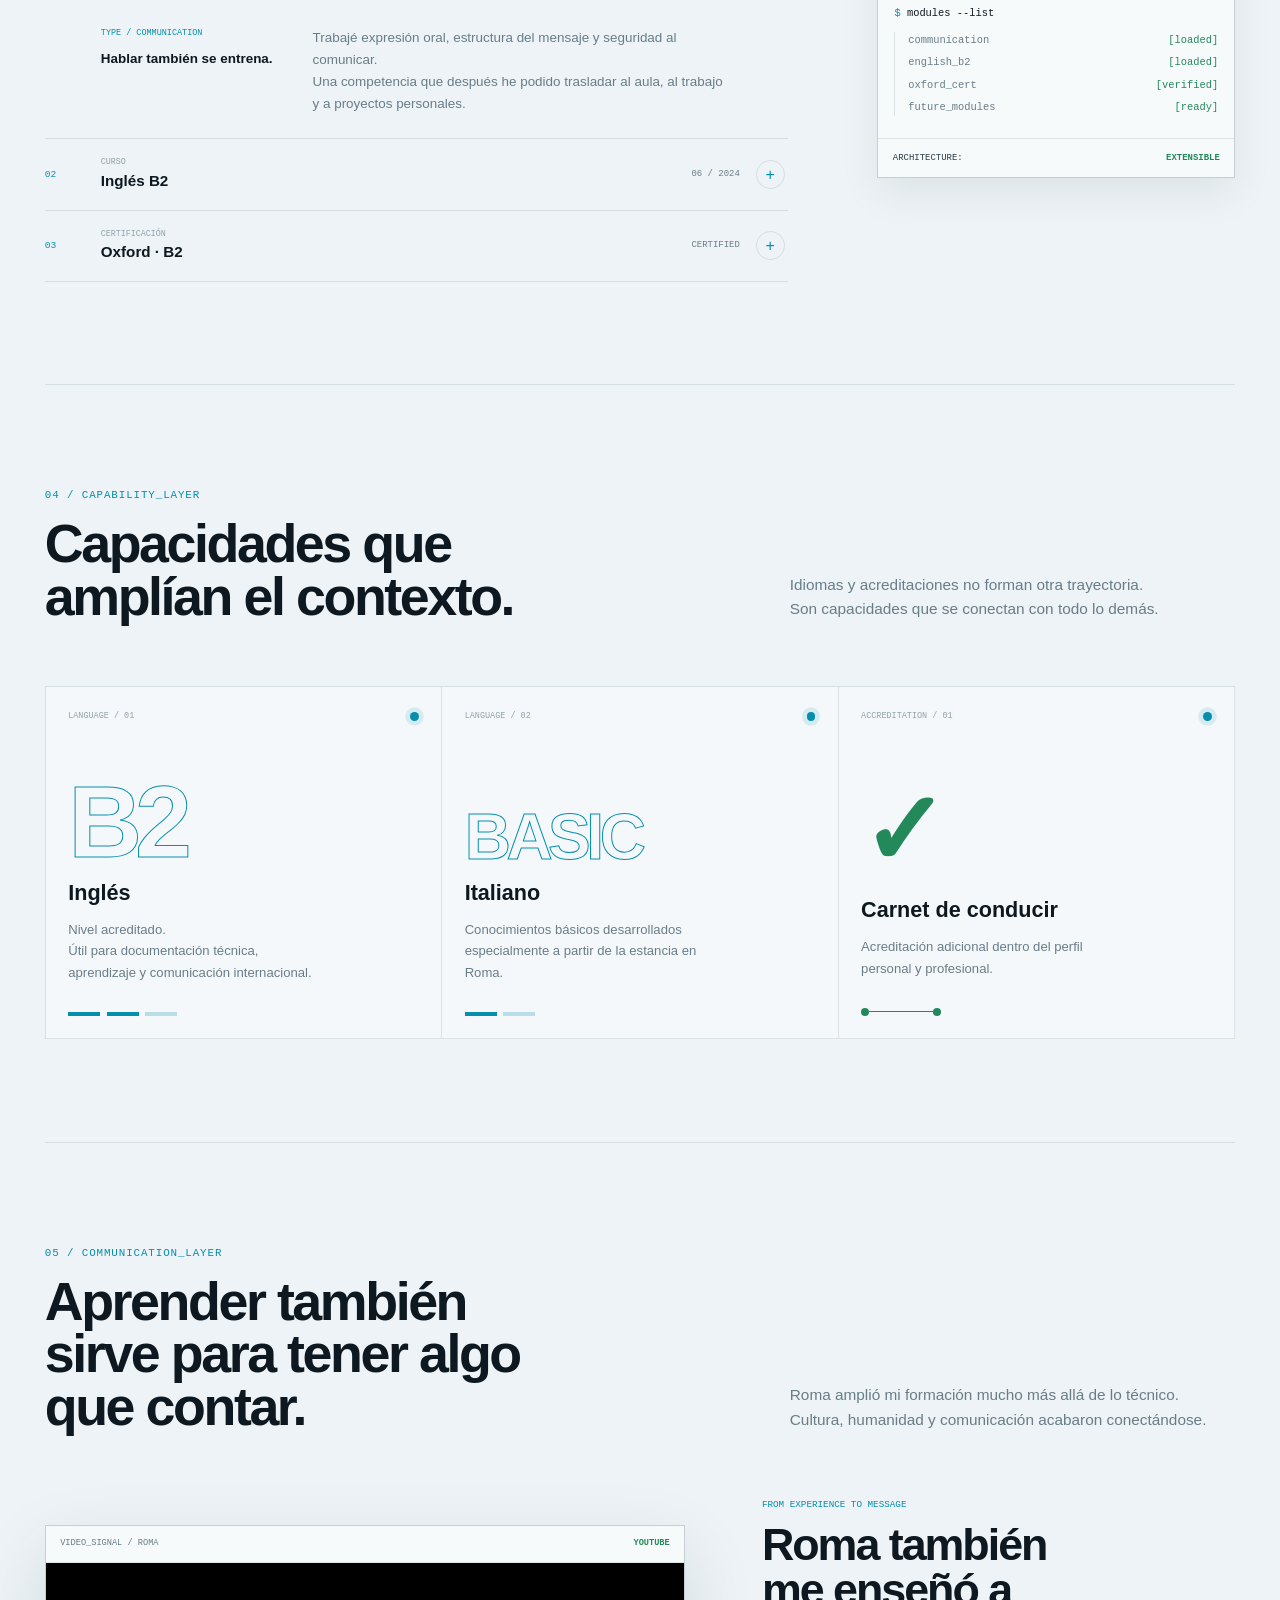
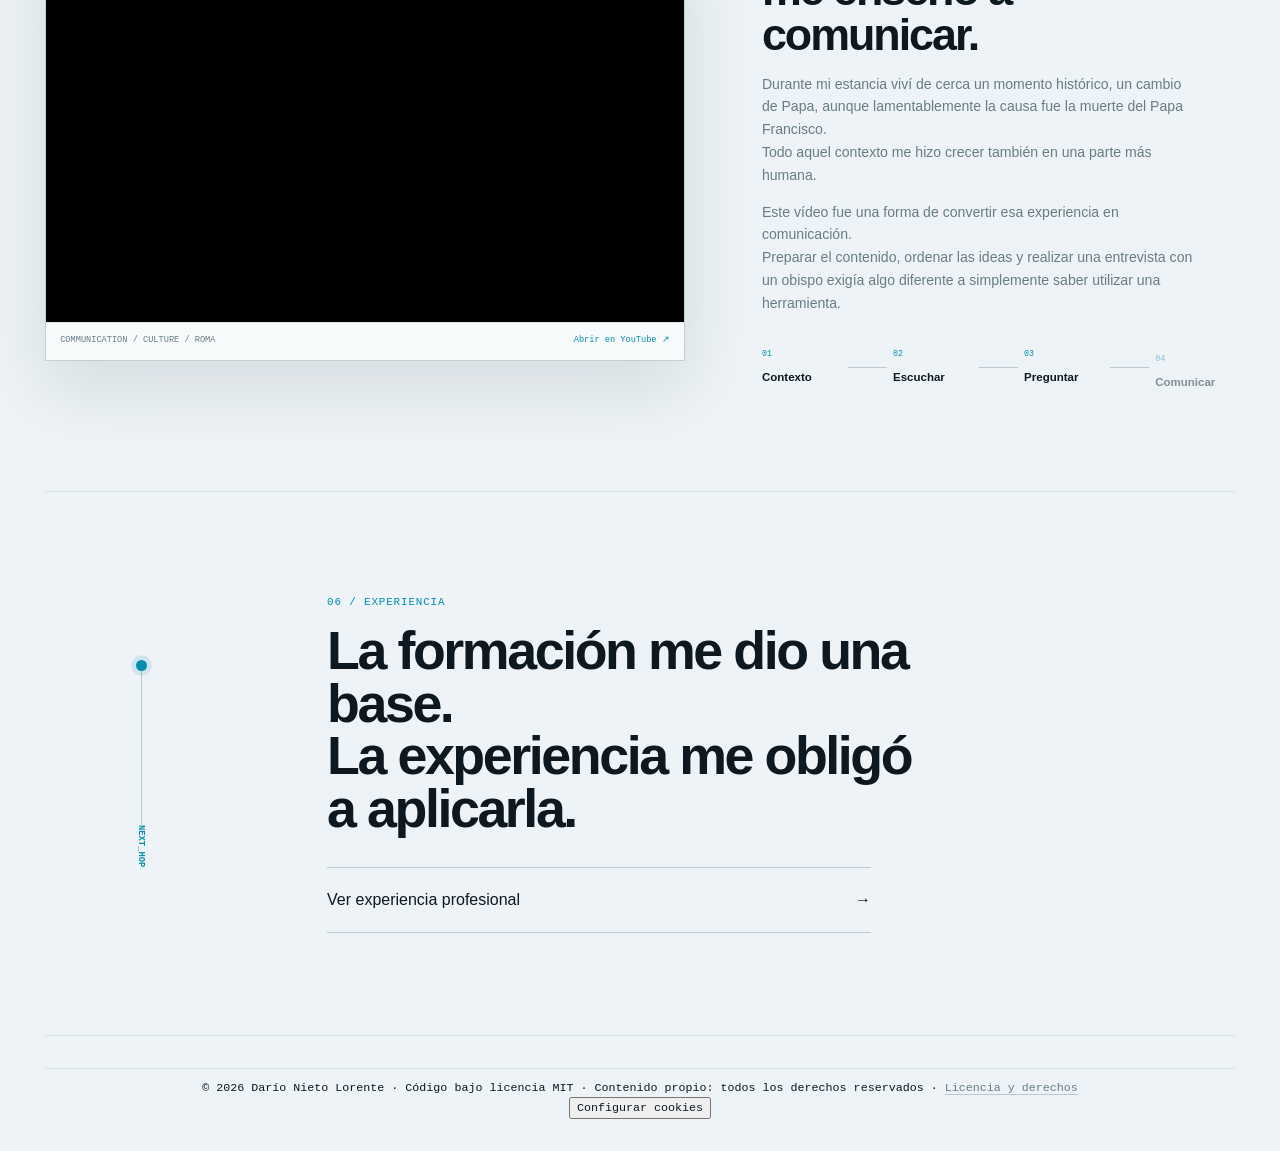
<file: formacion.html>
<!DOCTYPE html>
<html lang="es" data-theme="light">

<head>

<!-- Google Analytics: se carga únicamente tras consentimiento -->
<script>
  window.DTV_ANALYTICS = {
    id: "G-ZKTD705NXM",
    storageKey: "dtv_analytics_consent"
  };

  window.dataLayer = window.dataLayer || [];

  window.gtag = function () {
    dataLayer.push(arguments);
  };

  window.dtvLoadAnalytics = function () {
    if (window.__dtvAnalyticsLoaded) return;

    window.__dtvAnalyticsLoaded = true;

    const script = document.createElement("script");
    script.async = true;
    script.src =
      "https://www.googletagmanager.com/gtag/js?id=" +
      window.DTV_ANALYTICS.id;

    document.head.appendChild(script);

    gtag("js", new Date());
    gtag("config", window.DTV_ANALYTICS.id);
  };

  try {
    const consent = localStorage.getItem(
      window.DTV_ANALYTICS.storageKey
    );

    if (consent === "accepted") {
      window.dtvLoadAnalytics();
    }
  } catch (error) {
    console.warn("No se pudo consultar el consentimiento.");
  }
</script>

    <meta charset="UTF-8">

    <meta
        name="viewport"
        content="width=device-width, initial-scale=1.0"
    >

    <meta
        name="description"
        content="Formación de Darío Nieto Lorente: SMR, ASIR, Erasmus, idiomas, cursos, certificaciones y comunicación."
    >

    <meta
        name="author"
        content="Darío Nieto Lorente"
    >

    <meta
        name="theme-color"
        content="#edf3f6"
    >

    <title>
        Formación · Darío Nieto Lorente
    </title>

    <link
        rel="icon"
        href="assets/img/avatar/icono.png"
    >

    <link
        rel="stylesheet"
        href="assets/css/formacion.css"
    >
    <link
        rel="stylesheet"
        href="assets/css/shared.css"
    >
    <script
    src="assets/js/main.js"
    defer
></script>

    <script
        src="assets/js/formacion.js"
        defer
    ></script>
</head>


<body>

    <a
        class="skip-link"
        href="#contenido"
    >
        Saltar al contenido
    </a>


    <canvas
        class="formation-background"
        data-formation-background
        aria-hidden="true"
    ></canvas>


    <!-- =====================================================
         HEADER
         ===================================================== -->

    <header class="site-header">

        <div class="site-header__inner">

            <a
                class="brand"
                href="index.html"
                aria-label="Ir al Inicio"
            >

                <img
                    class="brand__avatar"
                    src="assets/img/avatar/icono.png"
                    alt=""
                >

                <span class="brand__identity">

                    <strong>
                        DARÍO NIETO LORENTE
                    </strong>

                    <span>
                        Portfolio Personal
                    </span>

                </span>

            </a>


            <nav
                class="site-nav"
                data-navigation
                aria-label="Navegación principal"
            >

                <a
                    class="site-nav__link"
                    href="index.html"
                >
                    Inicio
                </a>

                <a
                    class="site-nav__link"
                    href="sobre-mi.html"
                >
                    Sobre mí
                </a>

                <a
                    class="site-nav__link is-active"
                    href="formacion.html"
                    aria-current="page"
                >
                    Formación
                </a>

                <a
                    class="site-nav__link"
                    href="experiencia.html"
                >
                    Experiencia
                </a>

                <a
                    class="site-nav__link"
                    href="proyectos.html"
                >
                    Proyectos
                </a>

                <a
                    class="site-nav__link"
                    href="contacto.html"
                >
                    Contacto
                </a>

            </nav>


            <div class="site-header__actions">

                <button
                    class="theme-toggle"
                    type="button"
                    data-theme-toggle
                    aria-label="Activar modo oscuro"
                >

                    <img
                        class="theme-toggle__icon theme-toggle__icon--light"
                        src="assets/img/iconos/modo-claro.svg"
                        alt=""
                    >

                    <img
                        class="theme-toggle__icon theme-toggle__icon--dark"
                        src="assets/img/iconos/modo-oscuro.svg"
                        alt=""
                    >

                </button>


                <button
                    class="menu-toggle"
                    type="button"
                    data-menu-toggle
                    aria-expanded="false"
                    aria-label="Abrir menú"
                >

                    <span></span>
                    <span></span>
                    <span></span>

                </button>

            </div>

        </div>

    </header>


    <main id="contenido">


        <!-- =================================================
             01 · HERO
             ================================================= -->

        <section class="formation-hero">

            <div
                class="formation-hero__index"
                aria-hidden="true"
            >
                <span>EDU / 01</span>
                <span>LEARNING_TOPOLOGY</span>
                <span>STATUS / BUILDING</span>
            </div>


            <div class="formation-hero__content">

                <p class="section-code">
                    01 / FORMACIÓN
                </p>


                <h1>
                    Aprender no ha sido
                    <span>una línea recta.</span>
                </h1>


                <p class="formation-hero__lead">
                    Primero construí una base.
                    <br>
                    Después empecé a conectar sistemas, redes, experiencias
                    y nuevas formas de comunicar.
                </p>


                <p class="formation-hero__text">
                    Mi formación académica tiene una dirección clara.
                    <br>
                    Los cursos, certificaciones e idiomas funcionan de otra
                    manera: Son módulos que puedo seguir incorporando
                    durante toda mi trayectoria.
                </p>


                <a
                    class="action-link"
                    href="#trayectoria-academica"
                >
                    Recorrer la formación
                    <span aria-hidden="true">↓</span>
                </a>

            </div>


            <!-- TOPOLOGÍA -->

            <div
                class="learning-topology"
                aria-hidden="true"
            >

                <div class="learning-topology__route">

                    <span></span>

                </div>


                <div class="learning-topology__node learning-topology__node--base">

                    <small>
                        01 / BASE
                    </small>

                    <strong>
                        SMR
                    </strong>

                    <span>
                        2023—2025
                    </span>

                </div>


                <div class="learning-topology__node learning-topology__node--relay">

                    <small>
                        RELAY
                    </small>

                    <strong>
                        ROMA
                    </strong>

                    <span>
                        2025
                    </span>

                </div>


                <div class="learning-topology__node learning-topology__node--specialization">

                    <small>
                        02 / SPECIALIZE
                    </small>

                    <strong>
                        ASIR
                    </strong>

                    <span>
                        2025—2027
                    </span>

                </div>


                <div class="learning-topology__node learning-topology__node--next">

                    <small>
                        NEXT_LEVEL
                    </small>

                    <strong>
                        MÁSTER
                    </strong>

                    <span>
                        FUTURE
                    </span>

                </div>


                <span class="learning-topology__packet"></span>

            </div>

        </section>



        <!-- =================================================
             02 · TRAYECTORIA ACADÉMICA
             ================================================= -->

        <section
            class="academic-section"
            id="trayectoria-academica"
            data-academic-route
        >

            <header
                class="section-heading"
                data-reveal
            >

                <div>

                    <p class="section-code">
                        02 / ACADEMIC_BACKBONE
                    </p>

                    <h2>
                        Una base.
                        <br>
                        Una especialización.
                    </h2>

                </div>


                <p>
                    Aquí sí mantengo una ruta clara.
                    <br>
                    Cada etapa académica contiene sus propios resultados,
                    evidencias y aprendizajes.
                </p>

            </header>


            <div class="academic-route">

                <div
                    class="academic-route__line"
                    aria-hidden="true"
                >
                    <span></span>
                </div>



                <!-- =========================================
                     SMR
                     ========================================= -->

                <article
                    class="academic-stage academic-stage--smr"
                    data-academic-stage
                    data-reveal
                >

                    <div class="academic-stage__node">

                        <span>
                            01
                        </span>

                    </div>


                    <div class="academic-stage__meta">

                        <p>
                            BASE / 2023—2025
                        </p>

                        <span>
                            TAJAMAR
                        </span>

                    </div>


                    <div class="academic-stage__main">

                        <p class="academic-stage__type">
                            Grado Medio
                        </p>

                        <h3>
                            Sistemas Microinformáticos y Redes
                        </h3>

                        <p>
                            La etapa donde construí la base técnica.
                            <br>
                            Sistemas, redes, hardware, soporte, documentación
                            y una primera forma seria de trabajar con tecnología.
                        </p>


                        <div class="academic-stage__signals">

                            <div>

                                <span>
                                    RESULTADO
                                </span>

                                <strong>
                                    10 / 10
                                </strong>

                            </div>


                            <div>

                                <span>
                                    MENCIONES
                                </span>

                                <strong>
                                    3
                                </strong>

                            </div>


                            <div>

                                <span>
                                    ESTADO
                                </span>

                                <strong>
                                    COMPLETADO
                                </strong>

                            </div>

                        </div>


                        <div class="academic-stage__evidence">

                            <div>

                                <p>
                                    EVIDENCE / ACADEMIC
                                </p>

                                <strong>
                                    Expediente y calificaciones
                                </strong>

                            </div>


                            <a
                                href="assets/docs/documentos/DNL-NotasGM.pdf"
                                target="_blank"
                            >
                                Ver notas
                                <span aria-hidden="true">↗</span>
                            </a>

                        </div>

                    </div>

                </article>



                <!-- =========================================
                     ROMA · RELAY
                     ========================================= -->

                <aside
                    class="academic-relay"
                    data-academic-stage
                    data-reveal
                >

                    <div class="academic-relay__node">

                        <span></span>

                    </div>


                    <div class="academic-relay__visual">

                        <img
                            src="assets/img/personal/dario-roma1.jpg"
                            alt="Darío durante su estancia en Roma"
                        >

                        <span>
                            ROMA / ERASMUS+
                        </span>

                    </div>


                    <div class="academic-relay__content">

                        <p>
                            ROUTE / DERIVATION
                        </p>

                        <h3>
                            Roma no fue otro curso.
                        </h3>

                        <p>
                            Entre SMR y ASIR apareció una experiencia
                            internacional gracias al programa ERASMUS + que cambió el contexto.
                            <br>
                            Allí realicé prácticas profesionales reales.
                        </p>


                        <a
                            href="experiencia.html#roma"
                            class="route-link"
                        >
                            Ver experiencia en Roma
                            <span aria-hidden="true">→</span>
                        </a>

                    </div>

                </aside>



                <!-- =========================================
                     ASIR
                     ========================================= -->

                <article
                    class="academic-stage academic-stage--asir"
                    data-academic-stage
                    data-reveal
                >

                    <div class="academic-stage__node">

                        <span>
                            02
                        </span>

                    </div>


                    <div class="academic-stage__meta">

                        <p>
                            SPECIALIZE / 2025—2027
                        </p>

                        <span>
                            TAJAMAR
                        </span>

                    </div>


                    <div class="academic-stage__main">

                        <p class="academic-stage__type">
                            Grado Superior
                        </p>

                        <h3>
                            Administración de Sistemas Informáticos en Red
                        </h3>

                        <p>
                            La evolución natural de la base anterior.
                            <br>
                            Más profundidad en sistemas, redes,
                            administración, infraestructura y servicios.
                        </p>


                        <div class="academic-stage__signals">

                            <div>

                                <span>
                                    PRIMER CURSO
                                </span>

                                <strong>
                                    9,2
                                </strong>

                            </div>


                            <div>

                                <span>
                                    FOCO
                                </span>

                                <strong>
                                    SYS / NET
                                </strong>

                            </div>


                            <div>

                                <span>
                                    ESTADO
                                </span>

                                <strong class="signal-active">
                                    ACTIVO
                                </strong>

                            </div>

                        </div>


                        <div class="asir-focus">

                            <span>
                                Sistemas
                            </span>

                            <i></i>

                            <span>
                                Redes
                            </span>

                            <i></i>

                            <span>
                                Infraestructura
                            </span>

                            <i></i>

                            <span>
                                Administración
                            </span>

                        </div>

                    </div>

                </article>



                <!-- =========================================
                     FUTURO
                     ========================================= -->

                <div
                    class="academic-next"
                    data-academic-stage
                    data-reveal
                >

                    <div class="academic-next__node">

                        <span>
                            ?
                        </span>

                    </div>


                    <div>

                        <p>
                            NEXT_LEVEL / FUTURE
                        </p>

                        <h3>
                            Máster
                        </h3>

                        <span>
                            El siguiente nivel académico llegará después.
                        </span>

                    </div>

                </div>

            </div>

        </section>



        <!-- =================================================
             03 · CURSOS Y CERTIFICACIONES
             ================================================= -->

        <section class="modules-section">

            <header
                class="section-heading"
                data-reveal
            >

                <div>

                    <p class="section-code">
                        03 / LEARNING_MODULES
                    </p>

                    <h2>
                        La formación académica termina.
                        <br>
                        Los módulos no.
                    </h2>

                </div>


                <p>
                    Cursos y certificaciones viven fuera de la trayectoria
                    principal.
                    <br>
                    Así esta parte puede seguir creciendo sin convertir la
                    página académica en una lista interminable.
                </p>

            </header>


            <div class="modules-layout">

                <div
                    class="module-registry"
                    data-module-registry
                >


                    <!-- ORATORIA -->

                    <article
                        class="learning-module is-open"
                        data-learning-module
                    >

                        <button
                            class="learning-module__header"
                            type="button"
                            data-module-toggle
                            aria-expanded="true"
                        >

                            <span class="learning-module__index">
                                01
                            </span>


                            <span class="learning-module__identity">

                                <small>
                                    CURSO
                                </small>

                                <strong>
                                    Oratoria y comunicación
                                </strong>

                            </span>


                            <span class="learning-module__period">
                                2023—2024
                            </span>


                            <span
                                class="learning-module__toggle"
                                aria-hidden="true"
                            >
                                +
                            </span>

                        </button>


                        <div class="learning-module__body">

                            <div>

                                <p>
                                    TYPE / COMMUNICATION
                                </p>

                                <strong>
                                    Hablar también se entrena.
                                </strong>

                            </div>


                            <p>
                                Trabajé expresión oral, estructura del mensaje
                                y seguridad al comunicar.
                                <br>
                                Una competencia que después he podido trasladar
                                al aula, al trabajo y a proyectos personales.
                            </p>

                        </div>

                    </article>



                    <!-- CURSO INGLÉS -->

                    <article
                        class="learning-module"
                        data-learning-module
                    >

                        <button
                            class="learning-module__header"
                            type="button"
                            data-module-toggle
                            aria-expanded="false"
                        >

                            <span class="learning-module__index">
                                02
                            </span>


                            <span class="learning-module__identity">

                                <small>
                                    CURSO
                                </small>

                                <strong>
                                    Inglés B2
                                </strong>

                            </span>


                            <span class="learning-module__period">
                                06 / 2024
                            </span>


                            <span
                                class="learning-module__toggle"
                                aria-hidden="true"
                            >
                                +
                            </span>

                        </button>


                        <div class="learning-module__body">

                            <div>

                                <p>
                                    TYPE / LANGUAGE
                                </p>

                                <strong>
                                    Preparación B2.
                                </strong>

                            </div>


                            <p>
                                Formación intensiva orientada a consolidar un nivel B2
                                de inglés.
                                <br>
                                El objetivo no era solo aprobar una prueba,
                                sino ganar soltura para estudiar, comunicarme
                                y trabajar con documentación técnica.
                            </p>

                        </div>

                    </article>



                    <!-- CERTIFICACIÓN -->

                    <article
                        class="learning-module"
                        data-learning-module
                    >

                        <button
                            class="learning-module__header"
                            type="button"
                            data-module-toggle
                            aria-expanded="false"
                        >

                            <span class="learning-module__index">
                                03
                            </span>


                            <span class="learning-module__identity">

                                <small>
                                    CERTIFICACIÓN
                                </small>

                                <strong>
                                    Oxford · B2
                                </strong>

                            </span>


                            <span class="learning-module__period">
                                CERTIFIED
                            </span>


                            <span
                                class="learning-module__toggle"
                                aria-hidden="true"
                            >
                                +
                            </span>

                        </button>


                        <div class="learning-module__body">

                            <div>

                                <p>
                                    TYPE / CERTIFICATE
                                </p>

                                <strong>
                                    Inglés B2 acreditado.
                                </strong>

                            </div>


                            <div>

                                <p>
                                    Certificación del nivel alcanzado.
                                </p>

                                <a
                                    href="assets/docs/documentos/DNL-B2.pdf"
                                    target="_blank"
                                    class="module-document"
                                >
                                    Ver certificado
                                    <span aria-hidden="true">↗</span>
                                </a>

                            </div>

                        </div>

                    </article>

                </div>


                <!-- PANEL -->

                <aside
                    class="modules-terminal"
                    data-reveal
                >

                    <div class="modules-terminal__header">

                        <span>
                            learning.registry
                        </span>

                        <strong>
                            ACTIVE
                        </strong>

                    </div>


                    <div class="modules-terminal__body">

                        <p>
                            <span>$</span>
                            modules --list
                        </p>


                        <div>

                            <p>
                                communication
                                <strong>[loaded]</strong>
                            </p>

                            <p>
                                english_b2
                                <strong>[loaded]</strong>
                            </p>

                            <p>
                                oxford_cert
                                <strong>[verified]</strong>
                            </p>

                            <p>
                                future_modules
                                <strong>[ready]</strong>
                            </p>

                        </div>

                    </div>


                    <div class="modules-terminal__footer">

                        <span>
                            ARCHITECTURE:
                        </span>

                        <strong>
                            EXTENSIBLE
                        </strong>

                    </div>

                </aside>

            </div>

        </section>



        <!-- =================================================
             04 · COMPETENCIAS Y ACREDITACIONES
             ================================================= -->

        <section class="credentials-section">

            <header
                class="section-heading"
                data-reveal
            >

                <div>

                    <p class="section-code">
                        04 / CAPABILITY_LAYER
                    </p>

                    <h2>
                        Capacidades que amplían el contexto.
                    </h2>

                </div>


                <p>
                    Idiomas y acreditaciones no forman otra trayectoria.
                    <br>
                    Son capacidades que se conectan con todo lo demás.
                </p>

            </header>


            <div class="capability-map">


                <!-- ENGLISH -->

                <article
                    class="capability capability--english"
                    data-reveal
                >

                    <div class="capability__top">

                        <span>
                            LANGUAGE / 01
                        </span>

                        <i></i>

                    </div>


                    <strong class="capability__value">
                        B2
                    </strong>


                    <h3>
                        Inglés
                    </h3>


                    <p>
                        Nivel acreditado.
                        <br>
                        Útil para documentación técnica, aprendizaje
                        y comunicación internacional.
                    </p>


                    <div class="capability__signal">

                        <span></span>
                        <span></span>
                        <span></span>

                    </div>

                </article>



                <!-- ITALIAN -->

                <article
                    class="capability capability--italian"
                    data-reveal
                >

                    <div class="capability__top">

                        <span>
                            LANGUAGE / 02
                        </span>

                        <i></i>

                    </div>


                    <strong class="capability__value capability__value--word">
                        BASIC
                    </strong>


                    <h3>
                        Italiano
                    </h3>


                    <p>
                        Conocimientos básicos desarrollados especialmente
                        a partir de la estancia en Roma.
                    </p>


                    <div class="capability__signal">

                        <span></span>
                        <span></span>

                    </div>

                </article>



                <!-- CARNET -->

                <article
                    class="capability capability--drive"
                    data-reveal
                >

                    <div class="capability__top">

                        <span>
                            ACCREDITATION / 01
                        </span>

                        <i></i>

                    </div>


                    <strong class="capability__value capability__value--symbol">
                        ✓
                    </strong>


                    <h3>
                        Carnet de conducir
                    </h3>


                    <p>
                        Acreditación adicional dentro del perfil personal
                        y profesional.
                    </p>


                    <div class="capability__route">

                        <span></span>

                        <i></i>

                        <span></span>

                    </div>

                </article>

            </div>

        </section>



        <!-- =================================================
             05 · COMUNICACIÓN
             ================================================= -->

        <section class="communication-section">

            <header
                class="communication-section__header"
                data-reveal
            >

                <div>

                    <p class="section-code">
                        05 / COMMUNICATION_LAYER
                    </p>

                    <h2>
                        Aprender también sirve para tener algo que contar.
                    </h2>

                </div>


                <p>
                    Roma amplió mi formación mucho más allá de lo técnico.
                    <br>
                    Cultura, humanidad y comunicación acabaron conectándose.
                </p>

            </header>


            <div class="communication-layout">


                <!-- VIDEO -->

                <div
                    class="video-system"
                    data-reveal
                >

                    <div class="video-system__top">

                        <span>
                            VIDEO_SIGNAL / ROMA
                        </span>

                        <strong>
                            YOUTUBE
                        </strong>

                    </div>


                    <div class="video-system__frame">

                        <iframe
                            src="https://www.youtube.com/embed/5t4QJTXoTk4?rel=0"
                            title="Vídeo de Darío Nieto Lorente realizado en Roma"
                            loading="lazy"
                            referrerpolicy="strict-origin-when-cross-origin"
                            allow="
                                accelerometer;
                                autoplay;
                                clipboard-write;
                                encrypted-media;
                                gyroscope;
                                picture-in-picture;
                                web-share
                            "
                            allowfullscreen
                        ></iframe>

                    </div>


                    <div class="video-system__footer">

                        <span>
                            COMMUNICATION / CULTURE / ROMA
                        </span>

                        <a
                            href="https://www.youtube.com/watch?v=5t4QJTXoTk4"
                            target="_blank"
                            rel="noopener noreferrer"
                        >
                            Abrir en YouTube ↗
                        </a>

                    </div>

                </div>



                <!-- TEXTO -->

                <div
                    class="communication-story"
                    data-reveal
                >

                    <p class="communication-story__label">
                        FROM EXPERIENCE TO MESSAGE
                    </p>


                    <h3>
                        Roma también me enseñó a comunicar.
                    </h3>


                    <p>
                        Durante mi estancia viví de cerca un momento histórico, un cambio de Papa, aunque lamentablemente la causa fue la muerte del Papa Francisco.
                        <br>
                        Todo aquel contexto me hizo crecer también en una
                        parte más humana.
                    </p>


                    <p>
                        Este vídeo fue una forma de convertir esa experiencia
                        en comunicación.
                        <br>
                        Preparar el contenido, ordenar las ideas y realizar
                        una entrevista con un obispo exigía algo diferente
                        a simplemente saber utilizar una herramienta.
                    </p>


                    <div class="communication-pipeline">

                        <div>

                            <span>
                                01
                            </span>

                            <strong>
                                Contexto
                            </strong>

                        </div>

                        <i></i>

                        <div>

                            <span>
                                02
                            </span>

                            <strong>
                                Escuchar
                            </strong>

                        </div>

                        <i></i>

                        <div>

                            <span>
                                03
                            </span>

                            <strong>
                                Preguntar
                            </strong>

                        </div>

                        <i></i>

                        <div>

                            <span>
                                04
                            </span>

                            <strong>
                                Comunicar
                            </strong>

                        </div>

                    </div>

                </div>

            </div>

        </section>



        <!-- =================================================
             06 · NEXT
             ================================================= -->

        <section
            class="next-section"
            data-reveal
        >

            <div class="next-section__route">

                <span></span>

                <i></i>

                <strong>
                    NEXT_HOP
                </strong>

            </div>


            <div class="next-section__content">

                <p class="section-code">
                    06 / EXPERIENCIA
                </p>


                <h2>
                    La formación me dio una base.
                    <br>
                    La experiencia me obligó a aplicarla.
                </h2>


                <a
                    href="experiencia.html"
                    class="next-link"
                >

                    <span>
                        Ver experiencia profesional
                    </span>

                    <strong aria-hidden="true">
                        →
                    </strong>

                </a>

            </div>

        </section>

    </main>



    <!-- =====================================================
         FOOTER
         ===================================================== -->

    <footer class="site-footer">



<p class="site-footer__legal">
    © <span data-current-year></span> Darío Nieto Lorente ·
    Código bajo licencia MIT ·
    Contenido propio: todos los derechos reservados ·
    <a href="assets/docs/documentos/licencia.html">
        Licencia y derechos
    </a>

        <br>

    <button
  type="button"
  class="footer-link"
  data-cookie-settings
>
  Configurar cookies
</button>
</p>

    </footer>

</body>

</html>
</file>
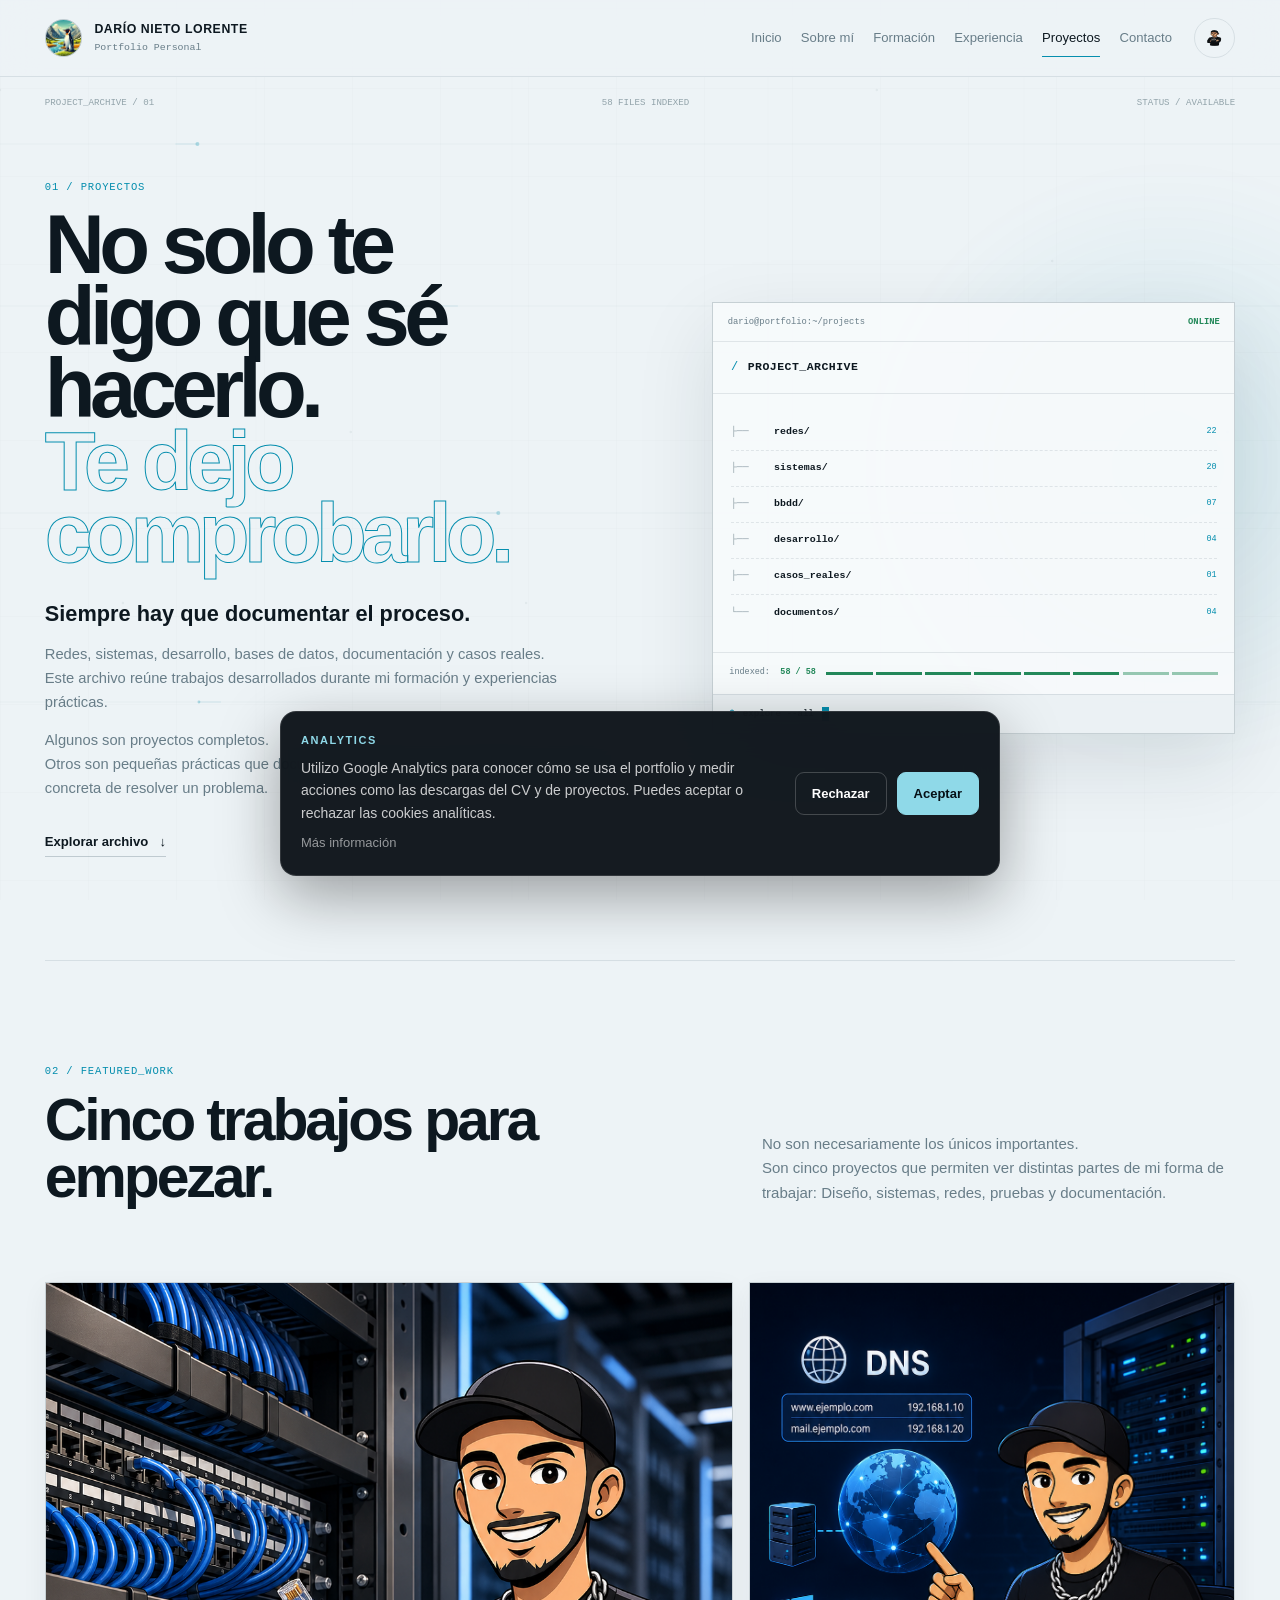
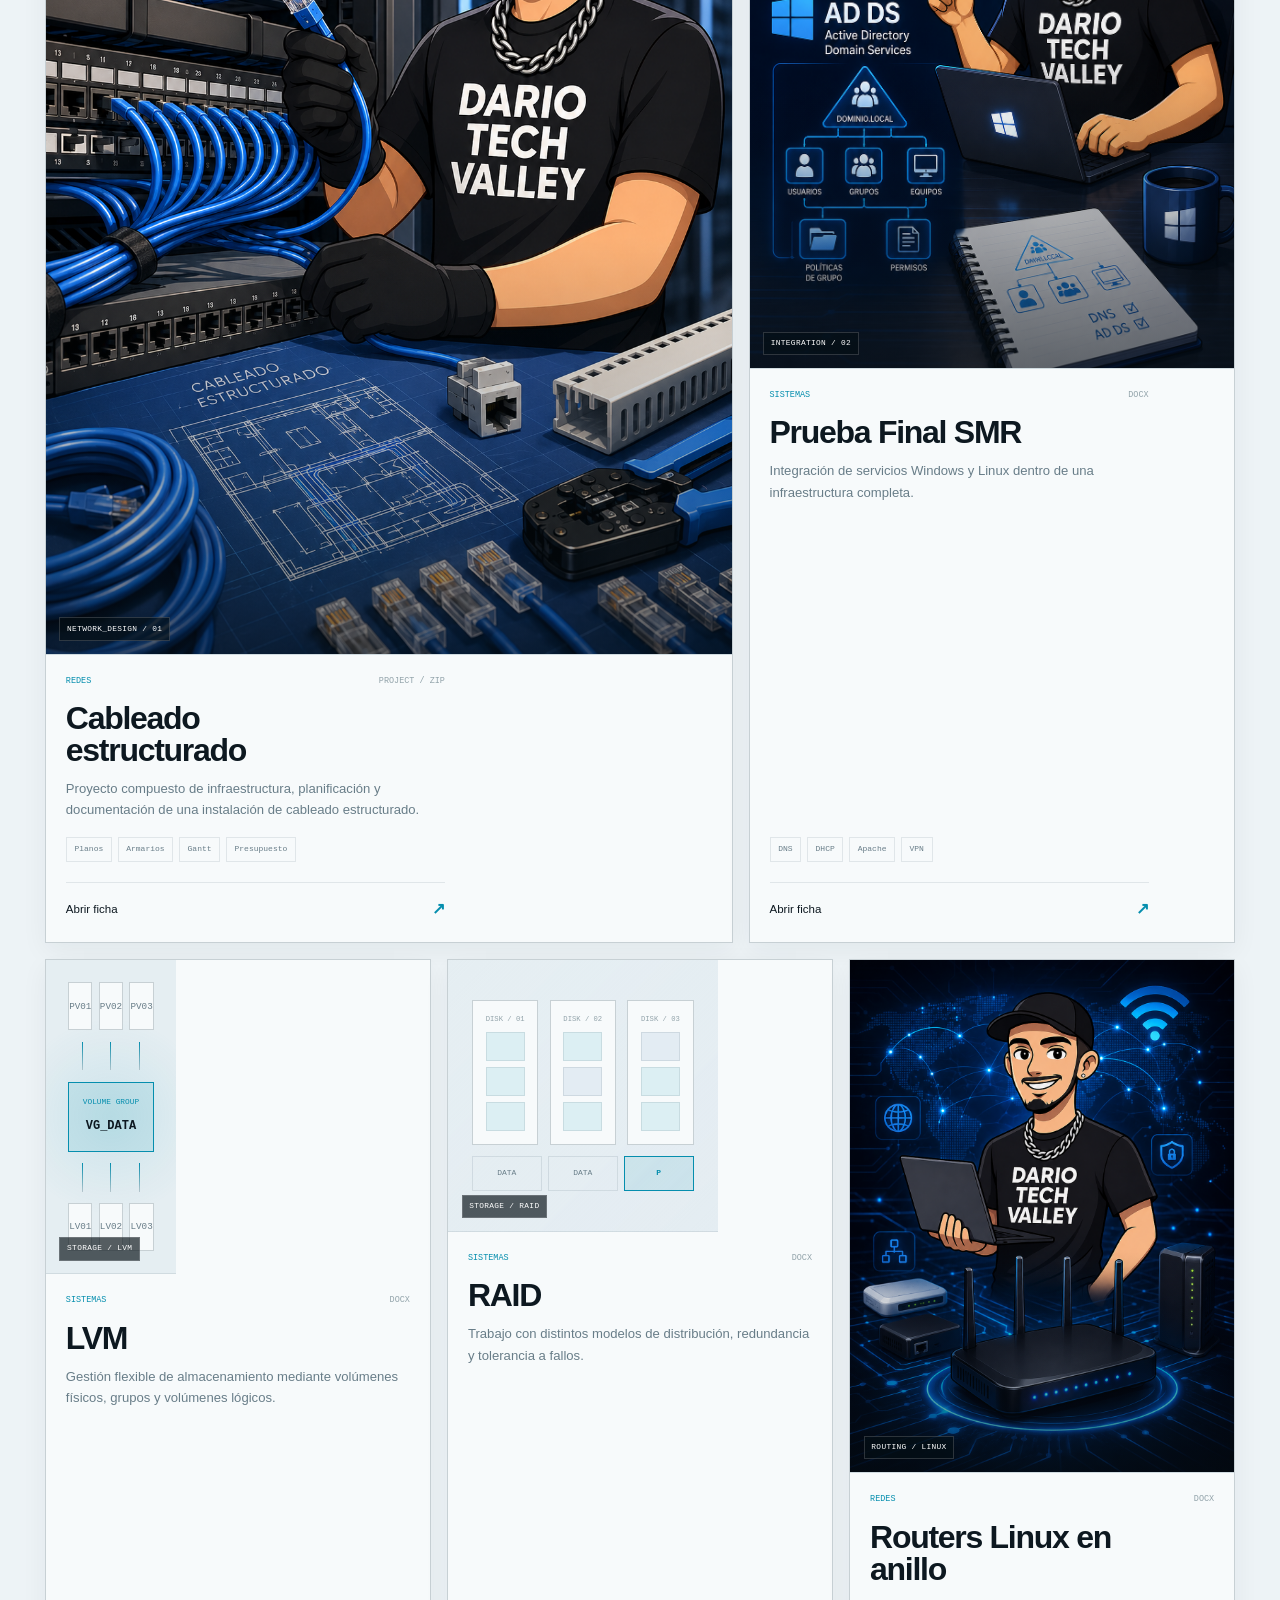
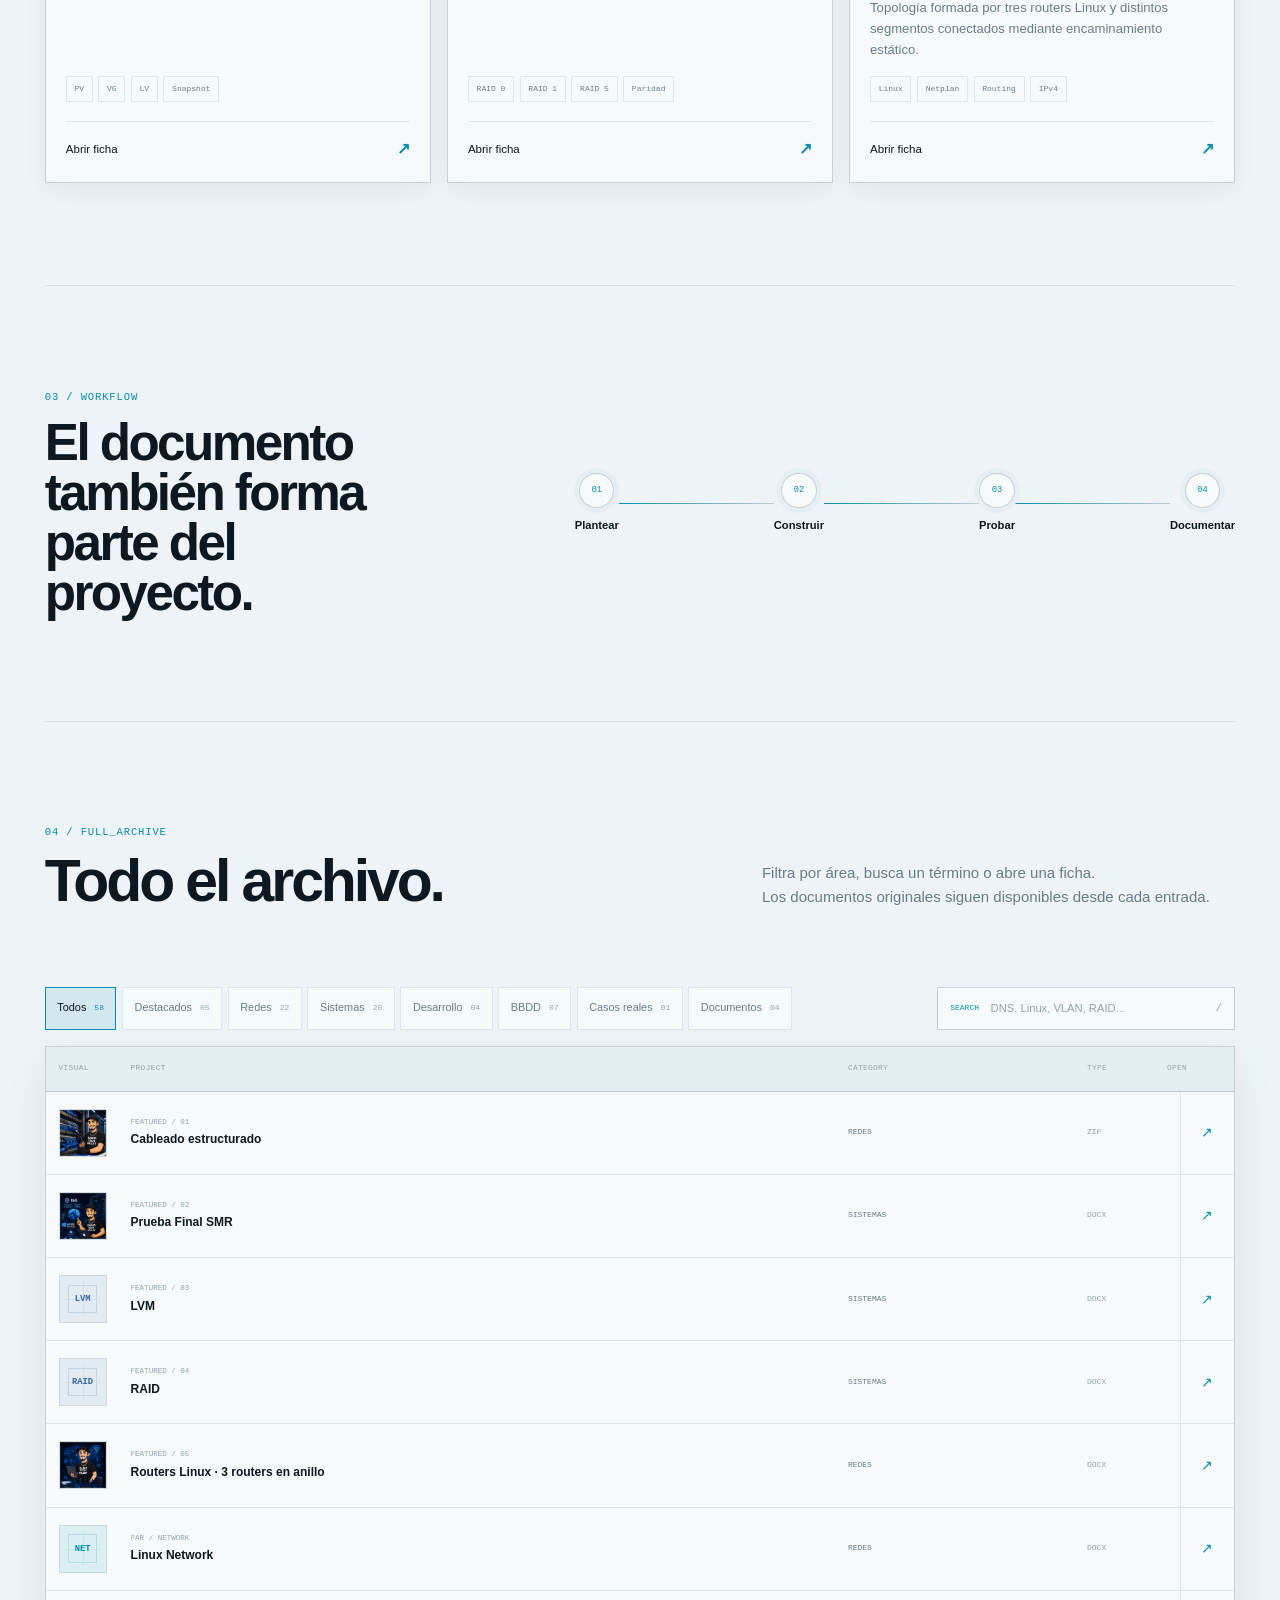
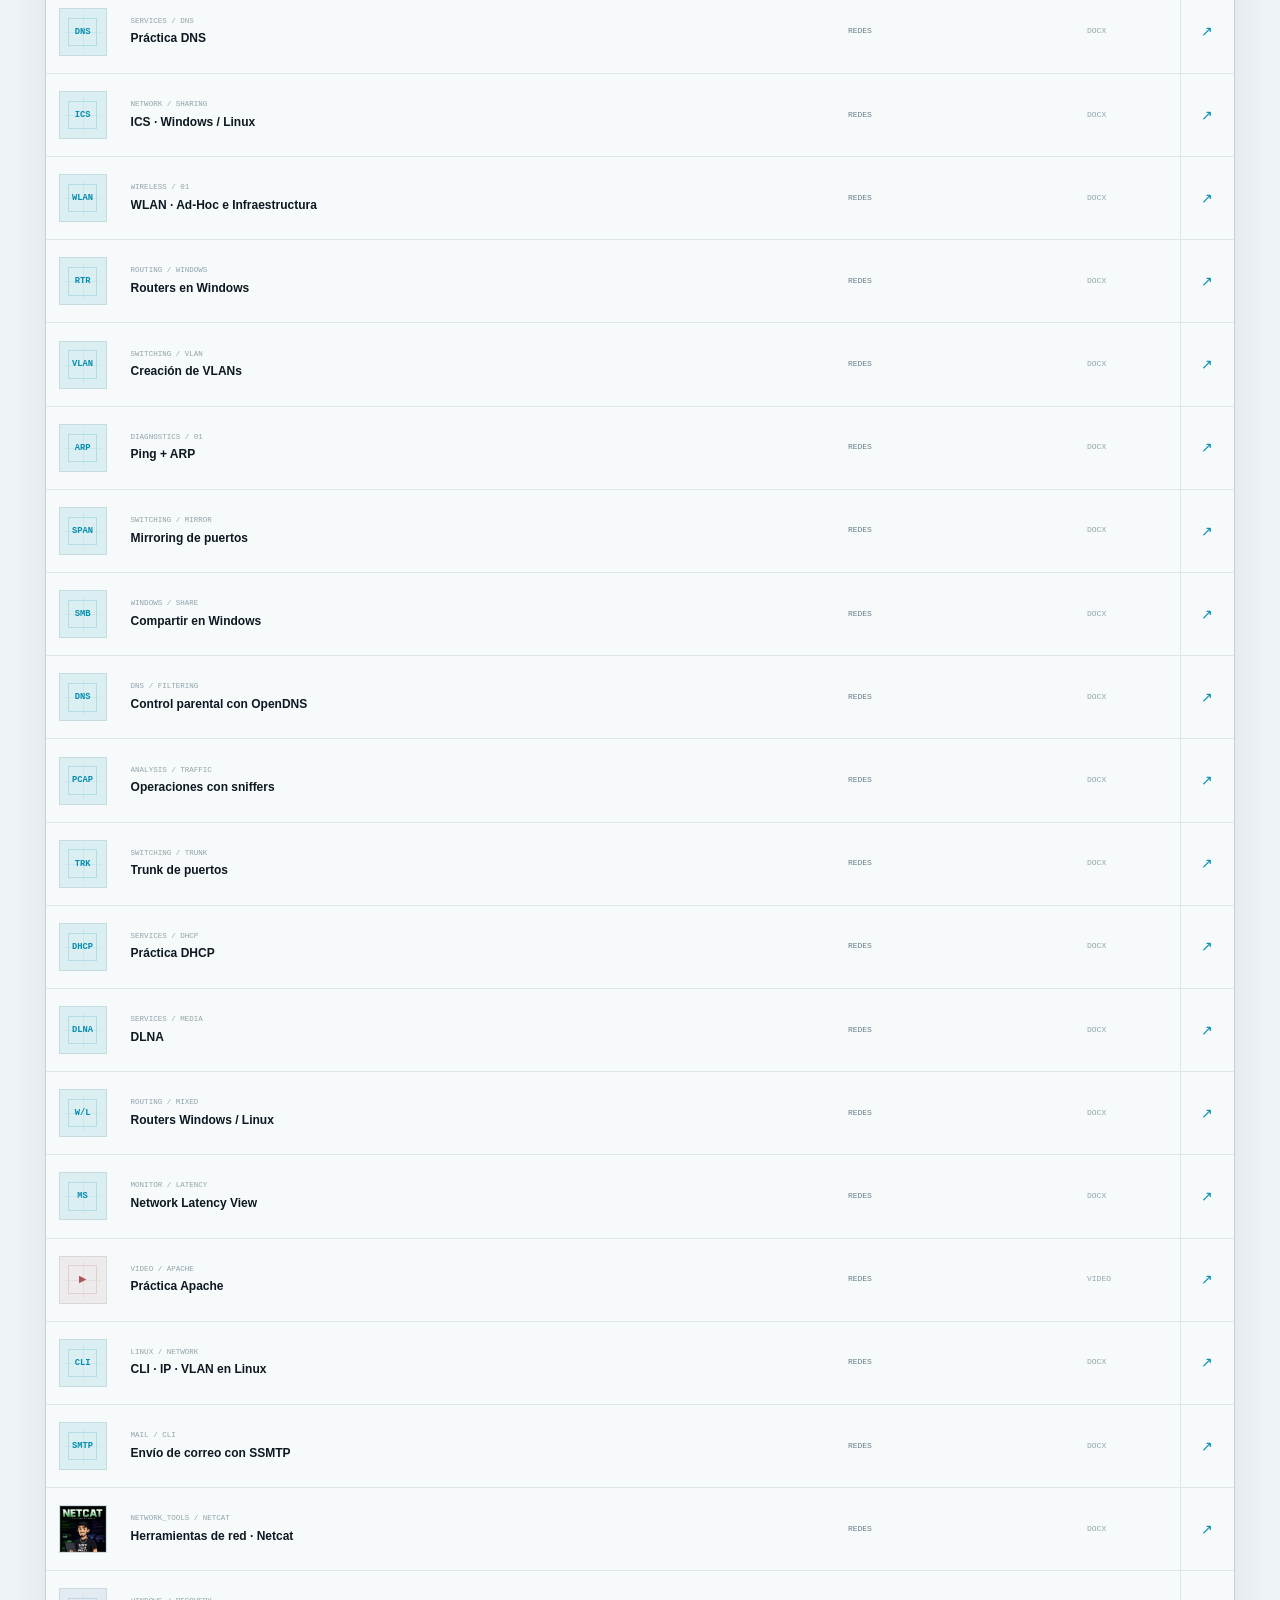
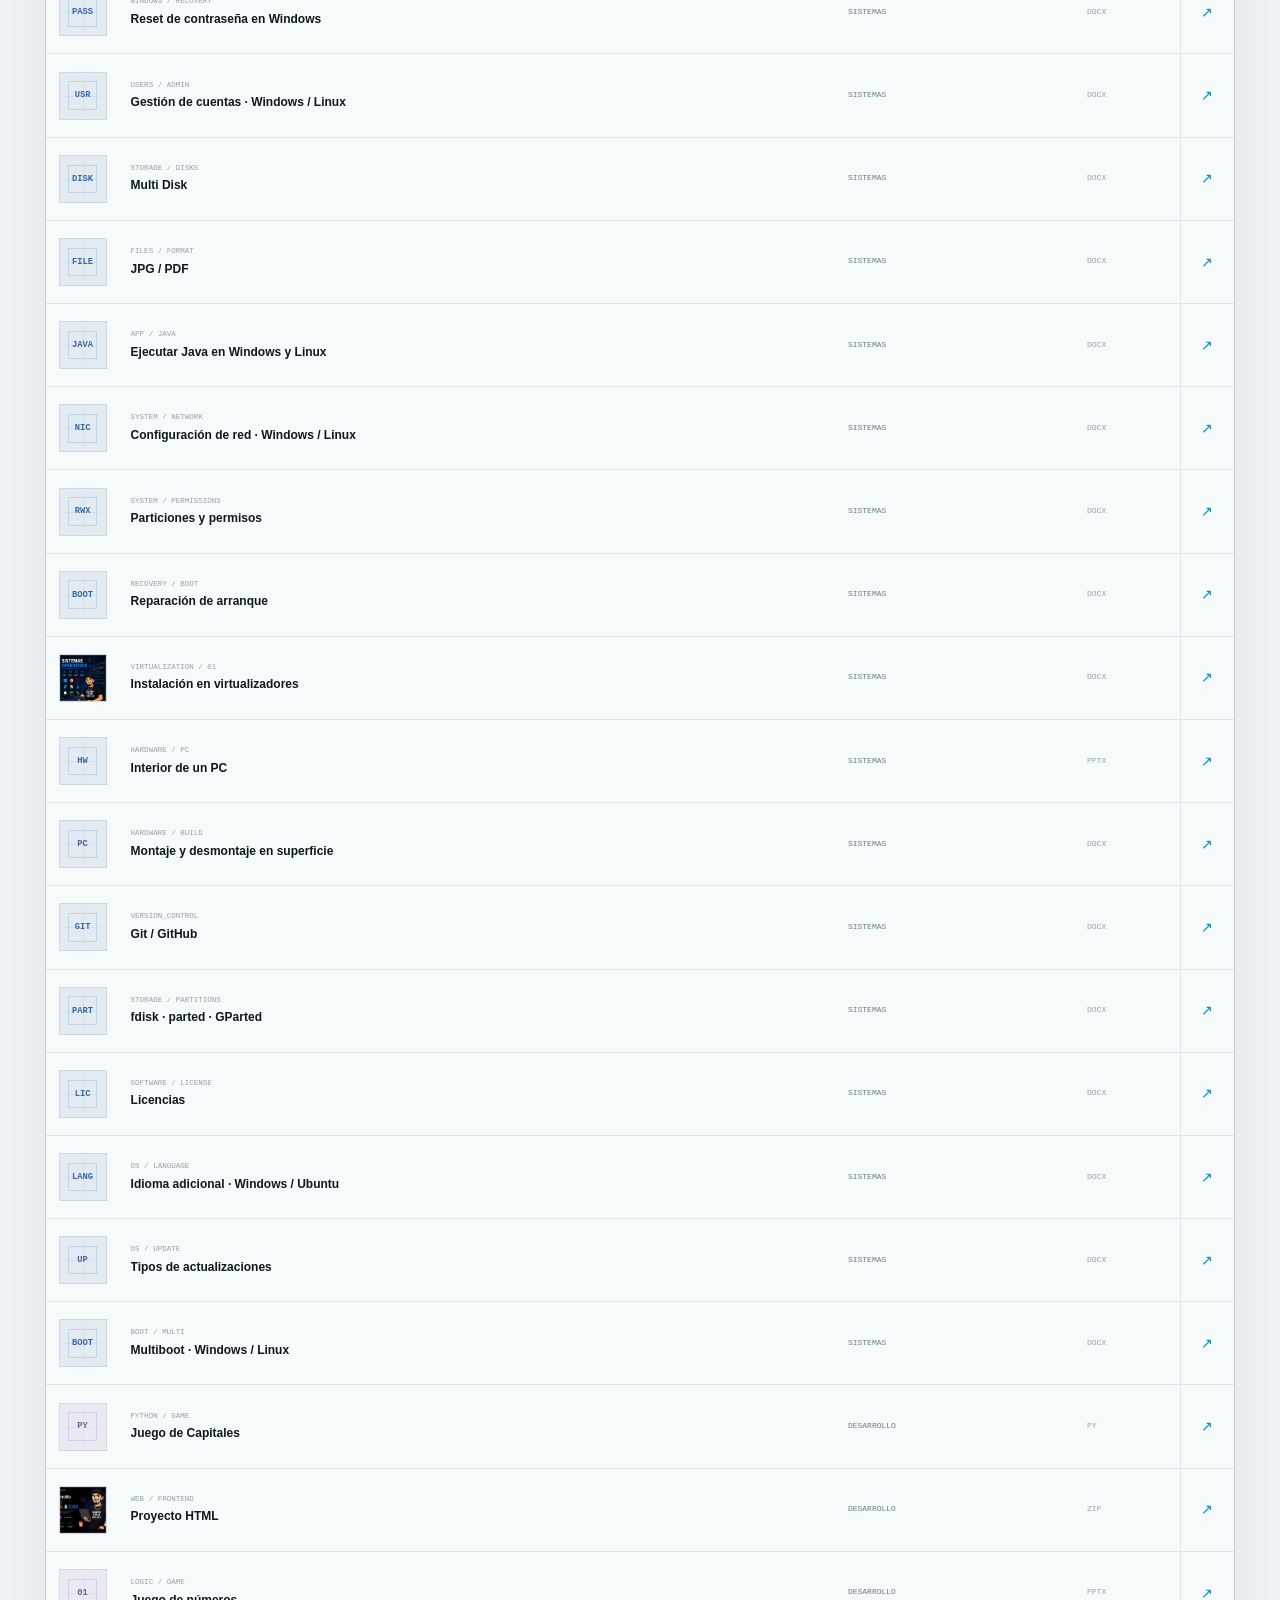
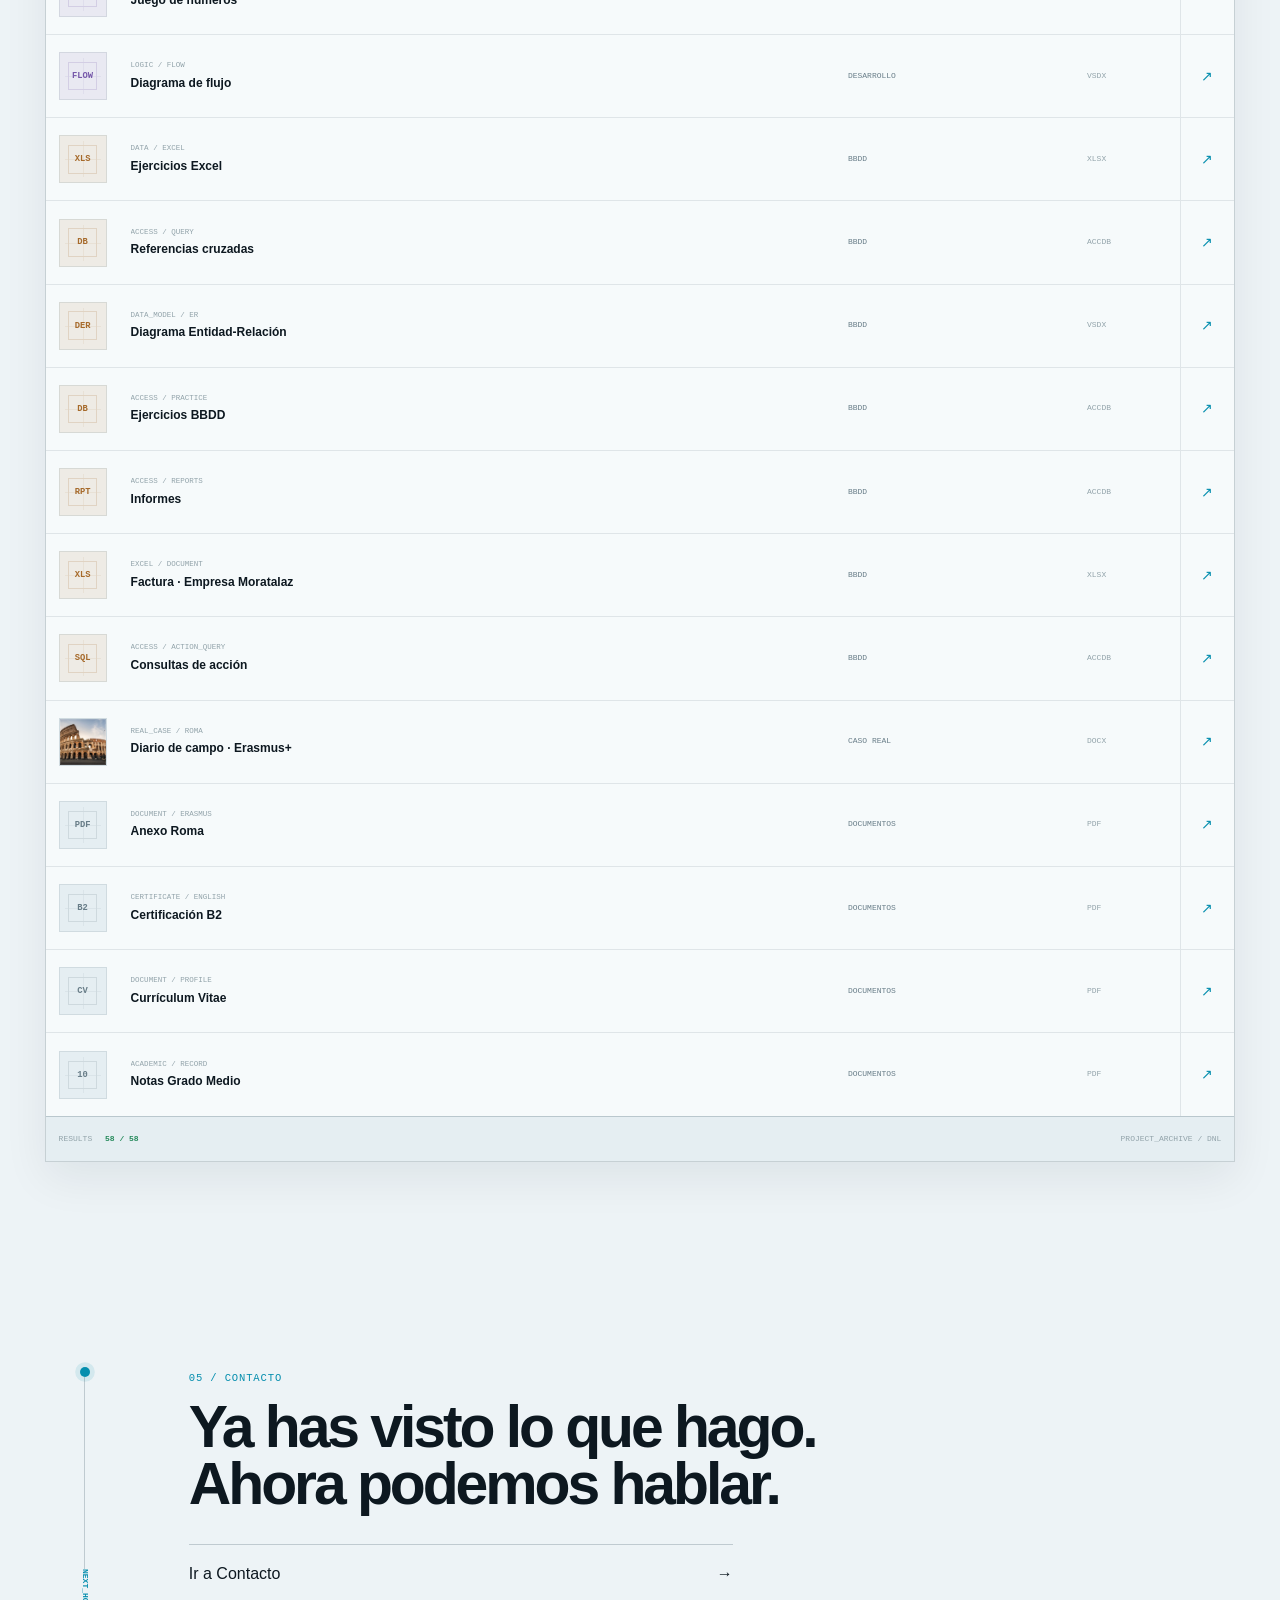
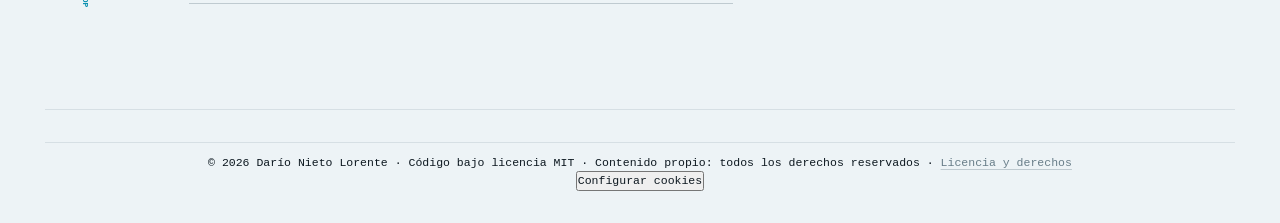
<file: proyectos.html>
<!DOCTYPE html>
<html lang="es" data-theme="light">

<head>

<!-- Google Analytics: se carga únicamente tras consentimiento -->
<script>
  window.DTV_ANALYTICS = {
    id: "G-ZKTD705NXM",
    storageKey: "dtv_analytics_consent"
  };

  window.dataLayer = window.dataLayer || [];

  window.gtag = function () {
    dataLayer.push(arguments);
  };

  window.dtvLoadAnalytics = function () {
    if (window.__dtvAnalyticsLoaded) return;

    window.__dtvAnalyticsLoaded = true;

    const script = document.createElement("script");
    script.async = true;
    script.src =
      "https://www.googletagmanager.com/gtag/js?id=" +
      window.DTV_ANALYTICS.id;

    document.head.appendChild(script);

    gtag("js", new Date());
    gtag("config", window.DTV_ANALYTICS.id);
  };

  try {
    const consent = localStorage.getItem(
      window.DTV_ANALYTICS.storageKey
    );

    if (consent === "accepted") {
      window.dtvLoadAnalytics();
    }
  } catch (error) {
    console.warn("No se pudo consultar el consentimiento.");
  }
</script>

    <meta charset="UTF-8">

    <meta
        name="viewport"
        content="width=device-width, initial-scale=1.0"
    >

    <meta
        name="description"
        content="Proyectos, prácticas, documentación técnica y evidencias de Darío Nieto Lorente."
    >

    <meta
        name="author"
        content="Darío Nieto Lorente"
    >

    <meta
        name="theme-color"
        content="#edf3f6"
    >

    <title>
        Proyectos · Darío Nieto Lorente
    </title>

    <link
        rel="icon"
        href="assets/img/avatar/icono.png"
    >

    <link
        rel="stylesheet"
        href="assets/css/proyectos.css"
    >
    <link
    rel="stylesheet"
    href="assets/css/shared.css"
    >

    <script
    src="assets/js/main.js"
    defer
></script>

    <script
        src="assets/js/proyectos.js"
        defer
    ></script>
</head>


<body>

    <a
        class="skip-link"
        href="#contenido"
    >
        Saltar al contenido
    </a>


    <canvas
        class="archive-background"
        data-archive-background
        aria-hidden="true"
    ></canvas>



    <!-- =====================================================
         HEADER
         ===================================================== -->

    <header class="site-header">

        <div class="site-header__inner">

            <a
                class="brand"
                href="index.html"
                aria-label="Ir al Inicio"
            >

                <img
                    class="brand__avatar"
                    src="assets/img/avatar/icono.png"
                    alt=""
                >

                <span class="brand__identity">

                    <strong>
                        DARÍO NIETO LORENTE
                    </strong>

                    <span>
                        Portfolio Personal
                    </span>

                </span>

            </a>


            <nav
                class="site-nav"
                data-navigation
                aria-label="Navegación principal"
            >

                <a href="index.html">
                    Inicio
                </a>

                <a href="sobre-mi.html">
                    Sobre mí
                </a>

                <a href="formacion.html">
                    Formación
                </a>

                <a href="experiencia.html">
                    Experiencia
                </a>

                <a
                    href="proyectos.html"
                    class="is-active"
                    aria-current="page"
                >
                    Proyectos
                </a>

                <a href="contacto.html">
                    Contacto
                </a>

            </nav>


            <div class="site-header__actions">

                <button
                    class="theme-toggle"
                    type="button"
                    data-theme-toggle
                    aria-label="Activar modo oscuro"
                >

                    <img
                        class="theme-toggle__icon theme-toggle__icon--light"
                        src="assets/img/iconos/modo-claro.svg"
                        alt=""
                    >

                    <img
                        class="theme-toggle__icon theme-toggle__icon--dark"
                        src="assets/img/iconos/modo-oscuro.svg"
                        alt=""
                    >

                </button>


                <button
                    class="menu-toggle"
                    type="button"
                    data-menu-toggle
                    aria-expanded="false"
                    aria-label="Abrir menú"
                >

                    <span></span>
                    <span></span>
                    <span></span>

                </button>

            </div>

        </div>

    </header>



    <main id="contenido">


        <!-- =================================================
             01 · HERO
             ================================================= -->

        <section class="projects-hero">

            <div
                class="projects-hero__meta"
                aria-hidden="true"
            >

                <span>
                    PROJECT_ARCHIVE / 01
                </span>

                <span>
                    58 FILES INDEXED
                </span>

                <span>
                    STATUS / AVAILABLE
                </span>

            </div>


            <div class="projects-hero__content">

                <p class="section-code">
                    01 / PROYECTOS
                </p>


                <h1>
                    No solo te digo que sé hacerlo.
                        <span>Te dejo comprobarlo.</span>
                </h1>


                <p class="projects-hero__lead">
                    Siempre hay que documentar el proceso.
                </p>


                <p class="projects-hero__text">
                    Redes, sistemas, desarrollo, bases de datos,
                    documentación y casos reales.
                    <br>
                    Este archivo reúne trabajos desarrollados durante mi
                    formación y experiencias prácticas.
                </p>


                <p class="projects-hero__text">
                    Algunos son proyectos completos.
                    <br>
                    Otros son pequeñas prácticas que documentan una idea,
                    una herramienta o una forma concreta de resolver un
                    problema.
                </p>


                <a
                    class="action-link"
                    href="#archivo"
                >
                    Explorar archivo
                    <span aria-hidden="true">
                        ↓
                    </span>
                </a>

            </div>



            <!-- =============================================
                 FILE SYSTEM
                 ============================================= -->

            <div
                class="archive-index"
                data-archive-index
                aria-label="Resumen del archivo de proyectos"
            >

                <div class="archive-index__top">

                    <span>
                        dario@portfolio:~/projects
                    </span>

                    <strong>
                        ONLINE
                    </strong>

                </div>


                <div class="archive-index__path">

                    <span>
                        /
                    </span>

                    <strong>
                        PROJECT_ARCHIVE
                    </strong>

                </div>


                <div class="archive-index__tree">

                    <div
                        class="archive-index__row archive-index__row--root"
                    >

                        <span>
                            ├──
                        </span>

                        <strong>
                            redes/
                        </strong>

                        <small>
                            22
                        </small>

                    </div>


                    <div class="archive-index__row">

                        <span>
                            ├──
                        </span>

                        <strong>
                            sistemas/
                        </strong>

                        <small>
                            20
                        </small>

                    </div>


                    <div class="archive-index__row">

                        <span>
                            ├──
                        </span>

                        <strong>
                            bbdd/
                        </strong>

                        <small>
                            07
                        </small>

                    </div>


                    <div class="archive-index__row">

                        <span>
                            ├──
                        </span>

                        <strong>
                            desarrollo/
                        </strong>

                        <small>
                            04
                        </small>

                    </div>


                    <div class="archive-index__row">

                        <span>
                            ├──
                        </span>

                        <strong>
                            casos_reales/
                        </strong>

                        <small>
                            01
                        </small>

                    </div>


                    <div class="archive-index__row">

                        <span>
                            └──
                        </span>

                        <strong>
                            documentos/
                        </strong>

                        <small>
                            04
                        </small>

                    </div>

                </div>


                <div class="archive-index__status">

                    <span>
                        indexed:
                    </span>

                    <strong>
                        58 / 58
                    </strong>


                    <div aria-hidden="true">

                        <i></i>
                        <i></i>
                        <i></i>
                        <i></i>
                        <i></i>
                        <i></i>
                        <i></i>
                        <i></i>

                    </div>

                </div>


                <div class="archive-index__cursor">

                    <span>
                        $
                    </span>

                    <strong>
                        explore --all
                    </strong>

                    <i></i>

                </div>

            </div>

        </section>



        <!-- =================================================
             02 · DESTACADOS
             ================================================= -->

        <section class="featured-section">

            <header
                class="section-heading"
                data-reveal
            >

                <div>

                    <p class="section-code">
                        02 / FEATURED_WORK
                    </p>

                    <h2>
                        Cinco trabajos para empezar.
                    </h2>

                </div>


                <p>
                    No son necesariamente los únicos importantes.
                    <br>
                    Son cinco proyectos que permiten ver distintas partes
                    de mi forma de trabajar: Diseño, sistemas, redes,
                    pruebas y documentación.
                </p>

            </header>



            <div class="featured-grid">


                <!-- =========================================
                     CABLEADO
                     ========================================= -->

                <article
                    class="featured-project featured-project--cableado"
                    data-project-card
                    data-project="cableado"
                    data-reveal
                >

                    <button
                        class="featured-project__button"
                        type="button"
                        data-open-project="cableado"
                        aria-label="Ver ficha de Cableado estructurado"
                    >

                        <figure class="featured-project__visual">

                            <img
                                src="assets/img/proyectos/cableado-portada.png"
                                alt="Portada del proyecto de cableado estructurado"
                            >

                            <span class="featured-project__visual-code">
                                NETWORK_DESIGN / 01
                            </span>

                        </figure>


                        <div class="featured-project__body">

                            <div class="featured-project__top">

                                <span>
                                    REDES
                                </span>

                                <small>
                                    PROJECT / ZIP
                                </small>

                            </div>


                            <h3>
                                Cableado estructurado
                            </h3>


                            <p>
                                Proyecto compuesto de infraestructura,
                                planificación y documentación de una
                                instalación de cableado estructurado.
                            </p>


                            <div class="featured-project__tags">

                                <span>
                                    Planos
                                </span>

                                <span>
                                    Armarios
                                </span>

                                <span>
                                    Gantt
                                </span>

                                <span>
                                    Presupuesto
                                </span>

                            </div>


                            <div class="featured-project__open">

                                <span>
                                    Abrir ficha
                                </span>

                                <strong>
                                    ↗
                                </strong>

                            </div>

                        </div>

                    </button>

                </article>



                <!-- =========================================
                     PRUEBA FINAL
                     ========================================= -->

                <article
                    class="featured-project featured-project--final"
                    data-project-card
                    data-project="prueba-final"
                    data-reveal
                >

                    <button
                        class="featured-project__button"
                        type="button"
                        data-open-project="prueba-final"
                        aria-label="Ver ficha de Prueba Final SMR"
                    >

                        <figure class="featured-project__visual">

                            <img
                                src="assets/img/proyectos/prueba-final-smr-portada.png"
                                alt="Portada de la Prueba Final de SMR"
                            >

                            <span class="featured-project__visual-code">
                                INTEGRATION / 02
                            </span>

                        </figure>


                        <div class="featured-project__body">

                            <div class="featured-project__top">

                                <span>
                                    SISTEMAS
                                </span>

                                <small>
                                    DOCX
                                </small>

                            </div>


                            <h3>
                                Prueba Final SMR
                            </h3>


                            <p>
                                Integración de servicios Windows y Linux
                                dentro de una infraestructura completa.
                            </p>


                            <div class="featured-project__tags">

                                <span>
                                    DNS
                                </span>

                                <span>
                                    DHCP
                                </span>

                                <span>
                                    Apache
                                </span>

                                <span>
                                    VPN
                                </span>

                            </div>


                            <div class="featured-project__open">

                                <span>
                                    Abrir ficha
                                </span>

                                <strong>
                                    ↗
                                </strong>

                            </div>

                        </div>

                    </button>

                </article>



                <!-- =========================================
                     LVM
                     ========================================= -->

                <article
                    class="featured-project featured-project--lvm"
                    data-project-card
                    data-project="lvm"
                    data-reveal
                >

                    <button
                        class="featured-project__button"
                        type="button"
                        data-open-project="lvm"
                        aria-label="Ver ficha del proyecto LVM"
                    >

                        <div
                            class="featured-project__visual featured-project__visual--lvm"
                            aria-hidden="true"
                        >

                            <div class="lvm-diagram">

                                <div class="lvm-diagram__layer">

                                    <span>
                                        PV01
                                    </span>

                                    <span>
                                        PV02
                                    </span>

                                    <span>
                                        PV03
                                    </span>

                                </div>


                                <div class="lvm-diagram__link">

                                    <i></i>
                                    <i></i>
                                    <i></i>

                                </div>


                                <div class="lvm-diagram__vg">

                                    <small>
                                        VOLUME GROUP
                                    </small>

                                    <strong>
                                        VG_DATA
                                    </strong>

                                </div>


                                <div class="lvm-diagram__link">

                                    <i></i>
                                    <i></i>
                                    <i></i>

                                </div>


                                <div class="lvm-diagram__layer">

                                    <span>
                                        LV01
                                    </span>

                                    <span>
                                        LV02
                                    </span>

                                    <span>
                                        LV03
                                    </span>

                                </div>

                            </div>


                            <span class="featured-project__visual-code">
                                STORAGE / LVM
                            </span>

                        </div>


                        <div class="featured-project__body">

                            <div class="featured-project__top">

                                <span>
                                    SISTEMAS
                                </span>

                                <small>
                                    DOCX
                                </small>

                            </div>


                            <h3>
                                LVM
                            </h3>


                            <p>
                                Gestión flexible de almacenamiento mediante
                                volúmenes físicos, grupos y volúmenes lógicos.
                            </p>


                            <div class="featured-project__tags">

                                <span>
                                    PV
                                </span>

                                <span>
                                    VG
                                </span>

                                <span>
                                    LV
                                </span>

                                <span>
                                    Snapshot
                                </span>

                            </div>


                            <div class="featured-project__open">

                                <span>
                                    Abrir ficha
                                </span>

                                <strong>
                                    ↗
                                </strong>

                            </div>

                        </div>

                    </button>

                </article>



                <!-- =========================================
                     RAID
                     ========================================= -->

                <article
                    class="featured-project featured-project--raid"
                    data-project-card
                    data-project="raid"
                    data-reveal
                >

                    <button
                        class="featured-project__button"
                        type="button"
                        data-open-project="raid"
                        aria-label="Ver ficha del proyecto RAID"
                    >

                        <div
                            class="featured-project__visual featured-project__visual--raid"
                            aria-hidden="true"
                        >

                            <div class="raid-visual">

                                <div class="raid-visual__disk">

                                    <small>
                                        DISK / 01
                                    </small>

                                    <span></span>
                                    <span></span>
                                    <span></span>

                                </div>


                                <div class="raid-visual__disk">

                                    <small>
                                        DISK / 02
                                    </small>

                                    <span></span>
                                    <span></span>
                                    <span></span>

                                </div>


                                <div class="raid-visual__disk">

                                    <small>
                                        DISK / 03
                                    </small>

                                    <span></span>
                                    <span></span>
                                    <span></span>

                                </div>


                                <div class="raid-visual__parity">

                                    <span>
                                        DATA
                                    </span>

                                    <span>
                                        DATA
                                    </span>

                                    <strong>
                                        P
                                    </strong>

                                </div>

                            </div>


                            <span class="featured-project__visual-code">
                                STORAGE / RAID
                            </span>

                        </div>


                        <div class="featured-project__body">

                            <div class="featured-project__top">

                                <span>
                                    SISTEMAS
                                </span>

                                <small>
                                    DOCX
                                </small>

                            </div>


                            <h3>
                                RAID
                            </h3>


                            <p>
                                Trabajo con distintos modelos de distribución,
                                redundancia y tolerancia a fallos.
                            </p>


                            <div class="featured-project__tags">

                                <span>
                                    RAID 0
                                </span>

                                <span>
                                    RAID 1
                                </span>

                                <span>
                                    RAID 5
                                </span>

                                <span>
                                    Paridad
                                </span>

                            </div>


                            <div class="featured-project__open">

                                <span>
                                    Abrir ficha
                                </span>

                                <strong>
                                    ↗
                                </strong>

                            </div>

                        </div>

                    </button>

                </article>



                <!-- =========================================
                     ROUTERS LINUX
                     ========================================= -->

                <article
                    class="featured-project featured-project--routers"
                    data-project-card
                    data-project="routers-linux-anillo"
                    data-reveal
                >

                    <button
                        class="featured-project__button"
                        type="button"
                        data-open-project="routers-linux-anillo"
                        aria-label="Ver ficha de Routers Linux en anillo"
                    >

                        <figure class="featured-project__visual">

                            <img
                                src="assets/img/proyectos/routers-portada.png"
                                alt="Portada del proyecto de routers Linux"
                            >

                            <span class="featured-project__visual-code">
                                ROUTING / LINUX
                            </span>

                        </figure>


                        <div class="featured-project__body">

                            <div class="featured-project__top">

                                <span>
                                    REDES
                                </span>

                                <small>
                                    DOCX
                                </small>

                            </div>


                            <h3>
                                Routers Linux en anillo
                            </h3>


                            <p>
                                Topología formada por tres routers Linux y
                                distintos segmentos conectados mediante
                                encaminamiento estático.
                            </p>


                            <div class="featured-project__tags">

                                <span>
                                    Linux
                                </span>

                                <span>
                                    Netplan
                                </span>

                                <span>
                                    Routing
                                </span>

                                <span>
                                    IPv4
                                </span>

                            </div>


                            <div class="featured-project__open">

                                <span>
                                    Abrir ficha
                                </span>

                                <strong>
                                    ↗
                                </strong>

                            </div>

                        </div>

                    </button>

                </article>

            </div>

        </section>



        <!-- =================================================
             03 · MANIFEST
             ================================================= -->

        <section class="project-manifest">

            <div
                class="project-manifest__intro"
                data-reveal
            >

                <p class="section-code">
                    03 / WORKFLOW
                </p>

                <h2>
                    El documento también forma parte del proyecto.
                </h2>

            </div>


            <div
                class="project-manifest__route"
                data-reveal
            >

                <div>

                    <span>
                        01
                    </span>

                    <strong>
                        Plantear
                    </strong>

                </div>


                <i></i>


                <div>

                    <span>
                        02
                    </span>

                    <strong>
                        Construir
                    </strong>

                </div>


                <i></i>


                <div>

                    <span>
                        03
                    </span>

                    <strong>
                        Probar
                    </strong>

                </div>


                <i></i>


                <div>

                    <span>
                        04
                    </span>

                    <strong>
                        Documentar
                    </strong>

                </div>

            </div>

        </section>



        <!-- =================================================
             04 · ARCHIVO COMPLETO
             ================================================= -->

        <section
            class="archive-section"
            id="archivo"
        >

            <header
                class="section-heading"
                data-reveal
            >

                <div>

                    <p class="section-code">
                        04 / FULL_ARCHIVE
                    </p>

                    <h2>
                        Todo el archivo.
                    </h2>

                </div>


                <p>
                    Filtra por área, busca un término o abre una ficha.
                    <br>
                    Los documentos originales siguen disponibles desde
                    cada entrada.
                </p>

            </header>



            <!-- =============================================
                 CONTROL BAR
                 ============================================= -->

            <div
                class="archive-controls"
                data-reveal
            >

                <div
                    class="archive-filters"
                    role="group"
                    aria-label="Filtrar proyectos"
                >

                    <button
                        class="is-active"
                        type="button"
                        data-filter="all"
                    >
                        Todos
                        <span>
                            58
                        </span>
                    </button>


                    <button
                        type="button"
                        data-filter="featured"
                    >
                        Destacados
                        <span>
                            05
                        </span>
                    </button>


                    <button
                        type="button"
                        data-filter="redes"
                    >
                        Redes
                        <span>
                            22
                        </span>
                    </button>


                    <button
                        type="button"
                        data-filter="sistemas"
                    >
                        Sistemas
                        <span>
                            20
                        </span>
                    </button>


                    <button
                        type="button"
                        data-filter="desarrollo"
                    >
                        Desarrollo
                        <span>
                            04
                        </span>
                    </button>


                    <button
                        type="button"
                        data-filter="bbdd"
                    >
                        BBDD
                        <span>
                            07
                        </span>
                    </button>


                    <button
                        type="button"
                        data-filter="casos"
                    >
                        Casos reales
                        <span>
                            01
                        </span>
                    </button>


                    <button
                        type="button"
                        data-filter="documentos"
                    >
                        Documentos
                        <span>
                            04
                        </span>
                    </button>

                </div>


                <label class="archive-search">

                    <span>
                        SEARCH
                    </span>

                    <input
                        type="search"
                        placeholder="DNS, Linux, VLAN, RAID..."
                        autocomplete="off"
                        data-project-search
                    >

                    <i aria-hidden="true">
                        /
                    </i>

                </label>

            </div>



            <!-- =============================================
                 EXPLORER HEADER
                 ============================================= -->

            <div class="archive-explorer">

                <div class="archive-explorer__header">

                    <span>
                        VISUAL
                    </span>

                    <span>
                        PROJECT
                    </span>

                    <span>
                        CATEGORY
                    </span>

                    <span>
                        TYPE
                    </span>

                    <span>
                        OPEN
                    </span>

                </div>



                <div
                    class="archive-list"
                    data-project-list
                >


                    <!-- =================================================
                         DESTACADOS
                         ================================================= -->


                    <!-- CABLEADO -->

                    <article
                        class="archive-row"
                        data-project-row
                        data-project="cableado"
                        data-category="redes"
                        data-featured="true"
                        data-search="cableado estructurado planos armarios gantt presupuesto redes"
                    >

                        <button
                            class="archive-row__main"
                            type="button"
                            data-open-project="cableado"
                        >

                            <span class="archive-row__visual archive-row__visual--cover">

                                <img
                                    src="assets/img/proyectos/cableado-portada.png"
                                    alt=""
                                >

                            </span>


                            <span class="archive-row__identity">

                                <small>
                                    FEATURED / 01
                                </small>

                                <strong>
                                    Cableado estructurado
                                </strong>

                            </span>


                            <span class="archive-row__category">
                                REDES
                            </span>


                            <span class="archive-row__type">
                                ZIP
                            </span>

                        </button>


                        <a
                            class="archive-row__file"
                            href="assets/docs/proyectos/destacados/DNL-CableadoEstructurado.zip"
                            aria-label="Abrir archivo de Cableado estructurado"
                        >
                            ↗
                        </a>

                    </article>



                    <!-- PRUEBA FINAL -->

                    <article
                        class="archive-row"
                        data-project-row
                        data-project="prueba-final"
                        data-category="sistemas"
                        data-featured="true"
                        data-search="prueba final smr windows linux dns dhcp apache ftp vpn sistemas"
                    >

                        <button
                            class="archive-row__main"
                            type="button"
                            data-open-project="prueba-final"
                        >

                            <span class="archive-row__visual archive-row__visual--cover">

                                <img
                                    src="assets/img/proyectos/prueba-final-smr-portada.png"
                                    alt=""
                                >

                            </span>


                            <span class="archive-row__identity">

                                <small>
                                    FEATURED / 02
                                </small>

                                <strong>
                                    Prueba Final SMR
                                </strong>

                            </span>


                            <span class="archive-row__category">
                                SISTEMAS
                            </span>


                            <span class="archive-row__type">
                                DOCX
                            </span>

                        </button>


                        <a
                            class="archive-row__file"
                            href="assets/docs/proyectos/destacados/DNL-PruebaFinal.docx"
                            target="_blank"
                            aria-label="Abrir documento Prueba Final SMR"
                        >
                            ↗
                        </a>

                    </article>



                    <!-- LVM -->

                    <article
                        class="archive-row"
                        data-project-row
                        data-project="lvm"
                        data-category="sistemas"
                        data-featured="true"
                        data-search="lvm logical volume manager pv vg lv snapshots mirroring striping linux sistemas"
                    >

                        <button
                            class="archive-row__main"
                            type="button"
                            data-open-project="lvm"
                        >

                            <span class="archive-row__visual archive-row__visual--sistemas">

                                <i></i>

                                <strong>
                                    LVM
                                </strong>

                            </span>


                            <span class="archive-row__identity">

                                <small>
                                    FEATURED / 03
                                </small>

                                <strong>
                                    LVM
                                </strong>

                            </span>


                            <span class="archive-row__category">
                                SISTEMAS
                            </span>


                            <span class="archive-row__type">
                                DOCX
                            </span>

                        </button>


                        <a
                            class="archive-row__file"
                            href="assets/docs/proyectos/destacados/DNL-LVM.docx"
                            target="_blank"
                            aria-label="Abrir documento LVM"
                        >
                            ↗
                        </a>

                    </article>



                    <!-- RAID -->

                    <article
                        class="archive-row"
                        data-project-row
                        data-project="raid"
                        data-category="sistemas"
                        data-featured="true"
                        data-search="raid 0 raid 1 raid 5 discos redundancia paridad sistemas"
                    >

                        <button
                            class="archive-row__main"
                            type="button"
                            data-open-project="raid"
                        >

                            <span class="archive-row__visual archive-row__visual--sistemas">

                                <i></i>

                                <strong>
                                    RAID
                                </strong>

                            </span>


                            <span class="archive-row__identity">

                                <small>
                                    FEATURED / 04
                                </small>

                                <strong>
                                    RAID
                                </strong>

                            </span>


                            <span class="archive-row__category">
                                SISTEMAS
                            </span>


                            <span class="archive-row__type">
                                DOCX
                            </span>

                        </button>


                        <a
                            class="archive-row__file"
                            href="assets/docs/proyectos/destacados/DNL-RAID.docx"
                            target="_blank"
                            aria-label="Abrir documento RAID"
                        >
                            ↗
                        </a>

                    </article>



                    <!-- ROUTERS LINUX -->

                    <article
                        class="archive-row"
                        data-project-row
                        data-project="routers-linux-anillo"
                        data-category="redes"
                        data-featured="true"
                        data-search="routers linux tres routers anillo routing netplan ipv4 redes"
                    >

                        <button
                            class="archive-row__main"
                            type="button"
                            data-open-project="routers-linux-anillo"
                        >

                            <span class="archive-row__visual archive-row__visual--cover">

                                <img
                                    src="assets/img/proyectos/routers-portada.png"
                                    alt=""
                                >

                            </span>


                            <span class="archive-row__identity">

                                <small>
                                    FEATURED / 05
                                </small>

                                <strong>
                                    Routers Linux · 3 routers en anillo
                                </strong>

                            </span>


                            <span class="archive-row__category">
                                REDES
                            </span>


                            <span class="archive-row__type">
                                DOCX
                            </span>

                        </button>


                        <a
                            class="archive-row__file"
                            href="assets/docs/proyectos/destacados/516-DaríoNL-PARP604-RoutersLinux-3RoutersAnillo.docx"
                            target="_blank"
                            aria-label="Abrir documento Routers Linux en anillo"
                        >
                            ↗
                        </a>

                    </article>



                    <!-- =================================================
                         REDES
                         ================================================= -->


                    <!-- LINUX NETWORK -->

                    <article
                        class="archive-row"
                        data-project-row
                        data-project="linux-network"
                        data-category="redes"
                        data-search="linux network red configuración redes"
                    >

                        <button
                            class="archive-row__main"
                            type="button"
                            data-open-project="linux-network"
                        >

                            <span class="archive-row__visual archive-row__visual--redes">
                                <i></i>
                                <strong>NET</strong>
                            </span>


                            <span class="archive-row__identity">

                                <small>
                                    PAR / NETWORK
                                </small>

                                <strong>
                                    Linux Network
                                </strong>

                            </span>


                            <span class="archive-row__category">
                                REDES
                            </span>


                            <span class="archive-row__type">
                                DOCX
                            </span>

                        </button>


                        <a
                            class="archive-row__file"
                            href="assets/docs/proyectos/redes/516-DaríoNL-PARP405-LinuxNetwork.docx"
                            target="_blank"
                            aria-label="Abrir Linux Network"
                        >
                            ↗
                        </a>

                    </article>



                    <!-- DNS -->

                    <article
                        class="archive-row"
                        data-project-row
                        data-project="dns"
                        data-category="redes"
                        data-search="dns servidor resolución nombres redes"
                    >

                        <button
                            class="archive-row__main"
                            type="button"
                            data-open-project="dns"
                        >

                            <span class="archive-row__visual archive-row__visual--redes">
                                <i></i>
                                <strong>DNS</strong>
                            </span>


                            <span class="archive-row__identity">

                                <small>
                                    SERVICES / DNS
                                </small>

                                <strong>
                                    Práctica DNS
                                </strong>

                            </span>


                            <span class="archive-row__category">
                                REDES
                            </span>


                            <span class="archive-row__type">
                                DOCX
                            </span>

                        </button>


                        <a
                            class="archive-row__file"
                            href="assets/docs/proyectos/redes/DNL-DNS.docx"
                            target="_blank"
                            aria-label="Abrir práctica DNS"
                        >
                            ↗
                        </a>

                    </article>



                    <!-- ICS -->

                    <article
                        class="archive-row"
                        data-project-row
                        data-project="ics"
                        data-category="redes"
                        data-search="ics internet connection sharing windows linux redes"
                    >

                        <button
                            class="archive-row__main"
                            type="button"
                            data-open-project="ics"
                        >

                            <span class="archive-row__visual archive-row__visual--redes">
                                <i></i>
                                <strong>ICS</strong>
                            </span>


                            <span class="archive-row__identity">

                                <small>
                                    NETWORK / SHARING
                                </small>

                                <strong>
                                    ICS · Windows / Linux
                                </strong>

                            </span>


                            <span class="archive-row__category">
                                REDES
                            </span>


                            <span class="archive-row__type">
                                DOCX
                            </span>

                        </button>


                        <a
                            class="archive-row__file"
                            href="assets/docs/proyectos/redes/DNL-ICS.docx"
                            target="_blank"
                            aria-label="Abrir documento ICS"
                        >
                            ↗
                        </a>

                    </article>



                    <!-- WLAN -->

                    <article
                        class="archive-row"
                        data-project-row
                        data-project="wlan"
                        data-category="redes"
                        data-search="wlan wifi wireless adhoc infraestructura redes"
                    >

                        <button
                            class="archive-row__main"
                            type="button"
                            data-open-project="wlan"
                        >

                            <span class="archive-row__visual archive-row__visual--redes">
                                <i></i>
                                <strong>WLAN</strong>
                            </span>


                            <span class="archive-row__identity">

                                <small>
                                    WIRELESS / 01
                                </small>

                                <strong>
                                    WLAN · Ad-Hoc e Infraestructura
                                </strong>

                            </span>


                            <span class="archive-row__category">
                                REDES
                            </span>


                            <span class="archive-row__type">
                                DOCX
                            </span>

                        </button>


                        <a
                            class="archive-row__file"
                            href="assets/docs/proyectos/redes/DNL-WLAN.docx"
                            target="_blank"
                            aria-label="Abrir práctica WLAN"
                        >
                            ↗
                        </a>

                    </article>



                    <!-- ROUTERS WINDOWS -->

                    <article
                        class="archive-row"
                        data-project-row
                        data-project="routers-win"
                        data-category="redes"
                        data-search="routers windows routing redes"
                    >

                        <button
                            class="archive-row__main"
                            type="button"
                            data-open-project="routers-win"
                        >

                            <span class="archive-row__visual archive-row__visual--redes">
                                <i></i>
                                <strong>RTR</strong>
                            </span>


                            <span class="archive-row__identity">

                                <small>
                                    ROUTING / WINDOWS
                                </small>

                                <strong>
                                    Routers en Windows
                                </strong>

                            </span>


                            <span class="archive-row__category">
                                REDES
                            </span>


                            <span class="archive-row__type">
                                DOCX
                            </span>

                        </button>


                        <a
                            class="archive-row__file"
                            href="assets/docs/proyectos/redes/516-DaríoNL-PARP603-RoutersWIN.docx"
                            target="_blank"
                            aria-label="Abrir Routers Windows"
                        >
                            ↗
                        </a>

                    </article>



                    <!-- VLANS -->

                    <article
                        class="archive-row"
                        data-project-row
                        data-project="vlans"
                        data-category="redes"
                        data-search="vlan vlans switches segmentación redes"
                    >

                        <button
                            class="archive-row__main"
                            type="button"
                            data-open-project="vlans"
                        >

                            <span class="archive-row__visual archive-row__visual--redes">
                                <i></i>
                                <strong>VLAN</strong>
                            </span>


                            <span class="archive-row__identity">

                                <small>
                                    SWITCHING / VLAN
                                </small>

                                <strong>
                                    Creación de VLANs
                                </strong>

                            </span>


                            <span class="archive-row__category">
                                REDES
                            </span>


                            <span class="archive-row__type">
                                DOCX
                            </span>

                        </button>


                        <a
                            class="archive-row__file"
                            href="assets/docs/proyectos/redes/DNL-VLANS.docx"
                            target="_blank"
                            aria-label="Abrir práctica VLANs"
                        >
                            ↗
                        </a>

                    </article>



                    <!-- PING ARP -->

                    <article
                        class="archive-row"
                        data-project-row
                        data-project="ping-arp"
                        data-category="redes"
                        data-search="ping arp icmp resolución mac redes"
                    >

                        <button
                            class="archive-row__main"
                            type="button"
                            data-open-project="ping-arp"
                        >

                            <span class="archive-row__visual archive-row__visual--redes">
                                <i></i>
                                <strong>ARP</strong>
                            </span>


                            <span class="archive-row__identity">

                                <small>
                                    DIAGNOSTICS / 01
                                </small>

                                <strong>
                                    Ping + ARP
                                </strong>

                            </span>


                            <span class="archive-row__category">
                                REDES
                            </span>


                            <span class="archive-row__type">
                                DOCX
                            </span>

                        </button>


                        <a
                            class="archive-row__file"
                            href="assets/docs/proyectos/redes/516-DaríoNL-PARP503-PingArp.docx"
                            target="_blank"
                            aria-label="Abrir práctica Ping ARP"
                        >
                            ↗
                        </a>

                    </article>



                    <!-- MIRRORING -->

                    <article
                        class="archive-row"
                        data-project-row
                        data-project="mirroring-puertos"
                        data-category="redes"
                        data-search="port mirroring espejo puertos switches redes"
                    >

                        <button
                            class="archive-row__main"
                            type="button"
                            data-open-project="mirroring-puertos"
                        >

                            <span class="archive-row__visual archive-row__visual--redes">
                                <i></i>
                                <strong>SPAN</strong>
                            </span>


                            <span class="archive-row__identity">

                                <small>
                                    SWITCHING / MIRROR
                                </small>

                                <strong>
                                    Mirroring de puertos
                                </strong>

                            </span>


                            <span class="archive-row__category">
                                REDES
                            </span>


                            <span class="archive-row__type">
                                DOCX
                            </span>

                        </button>


                        <a
                            class="archive-row__file"
                            href="assets/docs/proyectos/redes/DNL-MIRRORING_PUERTOS.docx"
                            target="_blank"
                            aria-label="Abrir Mirroring de puertos"
                        >
                            ↗
                        </a>

                    </article>



                    <!-- COMPARTIR WINDOWS -->

                    <article
                        class="archive-row"
                        data-project-row
                        data-project="compartir-win"
                        data-category="redes"
                        data-search="compartir windows recursos red carpetas permisos"
                    >

                        <button
                            class="archive-row__main"
                            type="button"
                            data-open-project="compartir-win"
                        >

                            <span class="archive-row__visual archive-row__visual--redes">
                                <i></i>
                                <strong>SMB</strong>
                            </span>


                            <span class="archive-row__identity">

                                <small>
                                    WINDOWS / SHARE
                                </small>

                                <strong>
                                    Compartir en Windows
                                </strong>

                            </span>


                            <span class="archive-row__category">
                                REDES
                            </span>


                            <span class="archive-row__type">
                                DOCX
                            </span>

                        </button>


                        <a
                            class="archive-row__file"
                            href="assets/docs/proyectos/redes/516-DaríoNL-101-CompartirWIN.docx"
                            target="_blank"
                            aria-label="Abrir Compartir en Windows"
                        >
                            ↗
                        </a>

                    </article>



                    <!-- OPENDNS -->

                    <article
                        class="archive-row"
                        data-project-row
                        data-project="opendns"
                        data-category="redes"
                        data-search="opendns parental dns filtrado redes seguridad"
                    >

                        <button
                            class="archive-row__main"
                            type="button"
                            data-open-project="opendns"
                        >

                            <span class="archive-row__visual archive-row__visual--redes">
                                <i></i>
                                <strong>DNS</strong>
                            </span>


                            <span class="archive-row__identity">

                                <small>
                                    DNS / FILTERING
                                </small>

                                <strong>
                                    Control parental con OpenDNS
                                </strong>

                            </span>


                            <span class="archive-row__category">
                                REDES
                            </span>


                            <span class="archive-row__type">
                                DOCX
                            </span>

                        </button>


                        <a
                            class="archive-row__file"
                            href="assets/docs/proyectos/redes/516-DaríoNL-PARP411-OpenDNS.docx"
                            target="_blank"
                            aria-label="Abrir práctica OpenDNS"
                        >
                            ↗
                        </a>

                    </article>



                    <!-- SNIFFERS -->

                    <article
                        class="archive-row"
                        data-project-row
                        data-project="sniffers"
                        data-category="redes"
                        data-search="sniffer sniffers captura tráfico análisis red paquetes"
                    >

                        <button
                            class="archive-row__main"
                            type="button"
                            data-open-project="sniffers"
                        >

                            <span class="archive-row__visual archive-row__visual--redes">
                                <i></i>
                                <strong>PCAP</strong>
                            </span>


                            <span class="archive-row__identity">

                                <small>
                                    ANALYSIS / TRAFFIC
                                </small>

                                <strong>
                                    Operaciones con sniffers
                                </strong>

                            </span>


                            <span class="archive-row__category">
                                REDES
                            </span>


                            <span class="archive-row__type">
                                DOCX
                            </span>

                        </button>


                        <a
                            class="archive-row__file"
                            href="assets/docs/proyectos/redes/516-DaríoNL-PARP401-Sniffers.docx"
                            target="_blank"
                            aria-label="Abrir práctica Sniffers"
                        >
                            ↗
                        </a>

                    </article>



                    <!-- TRUNKS -->

                    <article
                        class="archive-row"
                        data-project-row
                        data-project="trunks-puertos"
                        data-category="redes"
                        data-search="trunk trunks puertos vlan switching redes"
                    >

                        <button
                            class="archive-row__main"
                            type="button"
                            data-open-project="trunks-puertos"
                        >

                            <span class="archive-row__visual archive-row__visual--redes">
                                <i></i>
                                <strong>TRK</strong>
                            </span>


                            <span class="archive-row__identity">

                                <small>
                                    SWITCHING / TRUNK
                                </small>

                                <strong>
                                    Trunk de puertos
                                </strong>

                            </span>


                            <span class="archive-row__category">
                                REDES
                            </span>


                            <span class="archive-row__type">
                                DOCX
                            </span>

                        </button>


                        <a
                            class="archive-row__file"
                            href="assets/docs/proyectos/redes/DNL-TRUNKS_PUERTOS.docx"
                            target="_blank"
                            aria-label="Abrir práctica Trunk de puertos"
                        >
                            ↗
                        </a>

                    </article>



                    <!-- DHCP -->

                    <article
                        class="archive-row"
                        data-project-row
                        data-project="dhcp"
                        data-category="redes"
                        data-search="dhcp ip servidor asignación direcciones redes"
                    >

                        <button
                            class="archive-row__main"
                            type="button"
                            data-open-project="dhcp"
                        >

                            <span class="archive-row__visual archive-row__visual--redes">
                                <i></i>
                                <strong>DHCP</strong>
                            </span>


                            <span class="archive-row__identity">

                                <small>
                                    SERVICES / DHCP
                                </small>

                                <strong>
                                    Práctica DHCP
                                </strong>

                            </span>


                            <span class="archive-row__category">
                                REDES
                            </span>


                            <span class="archive-row__type">
                                DOCX
                            </span>

                        </button>


                        <a
                            class="archive-row__file"
                            href="assets/docs/proyectos/redes/DNL-DHCP.docx"
                            target="_blank"
                            aria-label="Abrir práctica DHCP"
                        >
                            ↗
                        </a>

                    </article>



                    <!-- DLNA -->

                    <article
                        class="archive-row"
                        data-project-row
                        data-project="dlna"
                        data-category="redes"
                        data-search="dlna multimedia streaming red servicios"
                    >

                        <button
                            class="archive-row__main"
                            type="button"
                            data-open-project="dlna"
                        >

                            <span class="archive-row__visual archive-row__visual--redes">
                                <i></i>
                                <strong>DLNA</strong>
                            </span>


                            <span class="archive-row__identity">

                                <small>
                                    SERVICES / MEDIA
                                </small>

                                <strong>
                                    DLNA
                                </strong>

                            </span>


                            <span class="archive-row__category">
                                REDES
                            </span>


                            <span class="archive-row__type">
                                DOCX
                            </span>

                        </button>


                        <a
                            class="archive-row__file"
                            href="assets/docs/proyectos/redes/516-DaríoNL-PARP204-DLNA.docx"
                            target="_blank"
                            aria-label="Abrir práctica DLNA"
                        >
                            ↗
                        </a>

                    </article>



                    <!-- ROUTERS WIN LINUX -->

                    <article
                        class="archive-row"
                        data-project-row
                        data-project="routers-win-linux"
                        data-category="redes"
                        data-search="routers windows linux routing mixto redes"
                    >

                        <button
                            class="archive-row__main"
                            type="button"
                            data-open-project="routers-win-linux"
                        >

                            <span class="archive-row__visual archive-row__visual--redes">
                                <i></i>
                                <strong>W/L</strong>
                            </span>


                            <span class="archive-row__identity">

                                <small>
                                    ROUTING / MIXED
                                </small>

                                <strong>
                                    Routers Windows / Linux
                                </strong>

                            </span>


                            <span class="archive-row__category">
                                REDES
                            </span>


                            <span class="archive-row__type">
                                DOCX
                            </span>

                        </button>


                        <a
                            class="archive-row__file"
                            href="assets/docs/proyectos/redes/516-DaríoNL-PARP605-RoutersWINLinux.docx"
                            target="_blank"
                            aria-label="Abrir Routers Windows Linux"
                        >
                            ↗
                        </a>

                    </article>



                    <!-- NETWORK LATENCY -->

                    <article
                        class="archive-row"
                        data-project-row
                        data-project="network-latency"
                        data-category="redes"
                        data-search="network latency view latencia monitorización red"
                    >

                        <button
                            class="archive-row__main"
                            type="button"
                            data-open-project="network-latency"
                        >

                            <span class="archive-row__visual archive-row__visual--redes">
                                <i></i>
                                <strong>MS</strong>
                            </span>


                            <span class="archive-row__identity">

                                <small>
                                    MONITOR / LATENCY
                                </small>

                                <strong>
                                    Network Latency View
                                </strong>

                            </span>


                            <span class="archive-row__category">
                                REDES
                            </span>


                            <span class="archive-row__type">
                                DOCX
                            </span>

                        </button>


                        <a
                            class="archive-row__file"
                            href="assets/docs/proyectos/redes/516-DaríoNL-PARP203-NetworkLatencyView.docx"
                            target="_blank"
                            aria-label="Abrir Network Latency View"
                        >
                            ↗
                        </a>

                    </article>



                    <!-- APACHE VIDEO -->

                    <article
                        class="archive-row"
                        data-project-row
                        data-project="apache-video"
                        data-category="redes"
                        data-search="apache vídeo youtube servidor web redes"
                    >

                        <button
                            class="archive-row__main"
                            type="button"
                            data-open-project="apache-video"
                        >

                            <span class="archive-row__visual archive-row__visual--video">
                                <i></i>
                                <strong>▶</strong>
                            </span>


                            <span class="archive-row__identity">

                                <small>
                                    VIDEO / APACHE
                                </small>

                                <strong>
                                    Práctica Apache
                                </strong>

                            </span>


                            <span class="archive-row__category">
                                REDES
                            </span>


                            <span class="archive-row__type">
                                VIDEO
                            </span>

                        </button>


                        <a
                            class="archive-row__file"
                            href="https://www.youtube.com/watch?v=M6qRpaWBIWA&t=1s"
                            target="_blank"
                            rel="noopener noreferrer"
                            aria-label="Abrir vídeo de la práctica Apache"
                        >
                            ↗
                        </a>

                    </article>



                    <!-- CLI IP VLAN -->

                    <article
                        class="archive-row"
                        data-project-row
                        data-project="cli-ip-vlan"
                        data-category="redes"
                        data-search="cli ip vlan linux terminal redes interfaces"
                    >

                        <button
                            class="archive-row__main"
                            type="button"
                            data-open-project="cli-ip-vlan"
                        >

                            <span class="archive-row__visual archive-row__visual--redes">
                                <i></i>
                                <strong>CLI</strong>
                            </span>


                            <span class="archive-row__identity">

                                <small>
                                    LINUX / NETWORK
                                </small>

                                <strong>
                                    CLI · IP · VLAN en Linux
                                </strong>

                            </span>


                            <span class="archive-row__category">
                                REDES
                            </span>


                            <span class="archive-row__type">
                                DOCX
                            </span>

                        </button>


                        <a
                            class="archive-row__file"
                            href="assets/docs/proyectos/redes/516-DaríoNL-PARP601-CLI-IP-Linux-VLAN.docx"
                            target="_blank"
                            aria-label="Abrir CLI IP VLAN Linux"
                        >
                            ↗
                        </a>

                    </article>



                    <!-- SSMTP -->

                    <article
                        class="archive-row"
                        data-project-row
                        data-project="ssmtp-cli"
                        data-category="redes"
                        data-search="ssmtp cli shell linux mail correo terminal"
                    >

                        <button
                            class="archive-row__main"
                            type="button"
                            data-open-project="ssmtp-cli"
                        >

                            <span class="archive-row__visual archive-row__visual--redes">
                                <i></i>
                                <strong>SMTP</strong>
                            </span>


                            <span class="archive-row__identity">

                                <small>
                                    MAIL / CLI
                                </small>

                                <strong>
                                    Envío de correo con SSMTP
                                </strong>

                            </span>


                            <span class="archive-row__category">
                                REDES
                            </span>


                            <span class="archive-row__type">
                                DOCX
                            </span>

                        </button>


                        <a
                            class="archive-row__file"
                            href="assets/docs/proyectos/redes/516-DaríoNL-PARP504-SSMTP_CLI.docx"
                            target="_blank"
                            aria-label="Abrir práctica SSMTP CLI"
                        >
                            ↗
                        </a>

                    </article>



                    <!-- NETCAT -->

                    <article
                        class="archive-row"
                        data-project-row
                        data-project="netcat"
                        data-category="redes"
                        data-search="netcat nc herramientas red linux puertos tcp udp"
                    >

                        <button
                            class="archive-row__main"
                            type="button"
                            data-open-project="netcat"
                        >

                            <span class="archive-row__visual archive-row__visual--cover">

                                <img
                                    src="assets/img/proyectos/netcat-portada.png"
                                    alt=""
                                >

                            </span>


                            <span class="archive-row__identity">

                                <small>
                                    NETWORK_TOOLS / NETCAT
                                </small>

                                <strong>
                                    Herramientas de red · Netcat
                                </strong>

                            </span>


                            <span class="archive-row__category">
                                REDES
                            </span>


                            <span class="archive-row__type">
                                DOCX
                            </span>

                        </button>


                        <a
                            class="archive-row__file"
                            href="assets/docs/proyectos/redes/516-DaríoNL-PARP202-Netcat.docx"
                            target="_blank"
                            aria-label="Abrir práctica Netcat"
                        >
                            ↗
                        </a>

                    </article>



                    <!-- =================================================
                         SISTEMAS
                         ================================================= -->


                    <!-- RESET PASSWORD -->

                    <article
                        class="archive-row"
                        data-project-row
                        data-project="reset-password-win"
                        data-category="sistemas"
                        data-search="reset password windows contraseña recuperación sistemas"
                    >

                        <button
                            class="archive-row__main"
                            type="button"
                            data-open-project="reset-password-win"
                        >

                            <span class="archive-row__visual archive-row__visual--sistemas">
                                <i></i>
                                <strong>PASS</strong>
                            </span>


                            <span class="archive-row__identity">

                                <small>
                                    WINDOWS / RECOVERY
                                </small>

                                <strong>
                                    Reset de contraseña en Windows
                                </strong>

                            </span>


                            <span class="archive-row__category">
                                SISTEMAS
                            </span>


                            <span class="archive-row__type">
                                DOCX
                            </span>

                        </button>


                        <a
                            class="archive-row__file"
                            href="assets/docs/proyectos/sistemas/516-DaríoNL-ISOP406-ResetPasswWIN.docx"
                            target="_blank"
                            aria-label="Abrir Reset Password Windows"
                        >
                            ↗
                        </a>

                    </article>



                    <!-- GESTIÓN CUENTAS -->

                    <article
                        class="archive-row"
                        data-project-row
                        data-project="gestion-cuentas"
                        data-category="sistemas"
                        data-search="cuentas usuarios windows linux gestión sistemas"
                    >

                        <button
                            class="archive-row__main"
                            type="button"
                            data-open-project="gestion-cuentas"
                        >

                            <span class="archive-row__visual archive-row__visual--sistemas">
                                <i></i>
                                <strong>USR</strong>
                            </span>


                            <span class="archive-row__identity">

                                <small>
                                    USERS / ADMIN
                                </small>

                                <strong>
                                    Gestión de cuentas · Windows / Linux
                                </strong>

                            </span>


                            <span class="archive-row__category">
                                SISTEMAS
                            </span>


                            <span class="archive-row__type">
                                DOCX
                            </span>

                        </button>


                        <a
                            class="archive-row__file"
                            href="assets/docs/proyectos/sistemas/516-DaríoNL-ISOP401-GestCuentasWinLinux.docx"
                            target="_blank"
                            aria-label="Abrir Gestión de cuentas"
                        >
                            ↗
                        </a>

                    </article>



                    <!-- MULTI DISK -->

                    <article
                        class="archive-row"
                        data-project-row
                        data-project="multi-disk"
                        data-category="sistemas"
                        data-search="multi disk discos almacenamiento sistemas"
                    >

                        <button
                            class="archive-row__main"
                            type="button"
                            data-open-project="multi-disk"
                        >

                            <span class="archive-row__visual archive-row__visual--sistemas">
                                <i></i>
                                <strong>DISK</strong>
                            </span>


                            <span class="archive-row__identity">

                                <small>
                                    STORAGE / DISKS
                                </small>

                                <strong>
                                    Multi Disk
                                </strong>

                            </span>


                            <span class="archive-row__category">
                                SISTEMAS
                            </span>


                            <span class="archive-row__type">
                                DOCX
                            </span>

                        </button>


                        <a
                            class="archive-row__file"
                            href="assets/docs/proyectos/sistemas/516-DaríoNL-ISOP304-MultiDisk.docx"
                            target="_blank"
                            aria-label="Abrir Multi Disk"
                        >
                            ↗
                        </a>

                    </article>



                    <!-- JPG PDF -->

                    <article
                        class="archive-row"
                        data-project-row
                        data-project="jpg-pdf"
                        data-category="sistemas"
                        data-search="jpg pdf formatos archivos windows linux sistemas"
                    >

                        <button
                            class="archive-row__main"
                            type="button"
                            data-open-project="jpg-pdf"
                        >

                            <span class="archive-row__visual archive-row__visual--sistemas">
                                <i></i>
                                <strong>FILE</strong>
                            </span>


                            <span class="archive-row__identity">

                                <small>
                                    FILES / FORMAT
                                </small>

                                <strong>
                                    JPG / PDF
                                </strong>

                            </span>


                            <span class="archive-row__category">
                                SISTEMAS
                            </span>


                            <span class="archive-row__type">
                                DOCX
                            </span>

                        </button>


                        <a
                            class="archive-row__file"
                            href="assets/docs/proyectos/sistemas/516-DaríoNL-ISOP211-JPG-PDF.docx"
                            target="_blank"
                            aria-label="Abrir práctica JPG PDF"
                        >
                            ↗
                        </a>

                    </article>



                    <!-- JAVA -->

                    <article
                        class="archive-row"
                        data-project-row
                        data-project="java-win-linux"
                        data-category="sistemas"
                        data-search="java windows linux aplicación sistemas"
                    >

                        <button
                            class="archive-row__main"
                            type="button"
                            data-open-project="java-win-linux"
                        >

                            <span class="archive-row__visual archive-row__visual--sistemas">
                                <i></i>
                                <strong>JAVA</strong>
                            </span>


                            <span class="archive-row__identity">

                                <small>
                                    APP / JAVA
                                </small>

                                <strong>
                                    Ejecutar Java en Windows y Linux
                                </strong>

                            </span>


                            <span class="archive-row__category">
                                SISTEMAS
                            </span>


                            <span class="archive-row__type">
                                DOCX
                            </span>

                        </button>


                        <a
                            class="archive-row__file"
                            href="assets/docs/proyectos/sistemas/516-DaríoNL-ISOP203-AppJavaWIN.docx"
                            target="_blank"
                            aria-label="Abrir aplicación Java Windows Linux"
                        >
                            ↗
                        </a>

                    </article>



                    <!-- CONFIG RED -->

                    <article
                        class="archive-row"
                        data-project-row
                        data-project="config-red-win-linux"
                        data-category="sistemas"
                        data-search="configuración red windows linux network sistemas"
                    >

                        <button
                            class="archive-row__main"
                            type="button"
                            data-open-project="config-red-win-linux"
                        >

                            <span class="archive-row__visual archive-row__visual--sistemas">
                                <i></i>
                                <strong>NIC</strong>
                            </span>


                            <span class="archive-row__identity">

                                <small>
                                    SYSTEM / NETWORK
                                </small>

                                <strong>
                                    Configuración de red · Windows / Linux
                                </strong>

                            </span>


                            <span class="archive-row__category">
                                SISTEMAS
                            </span>


                            <span class="archive-row__type">
                                DOCX
                            </span>

                        </button>


                        <a
                            class="archive-row__file"
                            href="assets/docs/proyectos/sistemas/516-DaríoNL-ISOP402-ConfigRedWinLinux.docx"
                            target="_blank"
                            aria-label="Abrir Configuración de red Windows Linux"
                        >
                            ↗
                        </a>

                    </article>



                    <!-- PERMISOS -->

                    <article
                        class="archive-row"
                        data-project-row
                        data-project="permisos"
                        data-category="sistemas"
                        data-search="particiones permisos linux seguridad sistemas"
                    >

                        <button
                            class="archive-row__main"
                            type="button"
                            data-open-project="permisos"
                        >

                            <span class="archive-row__visual archive-row__visual--sistemas">
                                <i></i>
                                <strong>RWX</strong>
                            </span>


                            <span class="archive-row__identity">

                                <small>
                                    SYSTEM / PERMISSIONS
                                </small>

                                <strong>
                                    Particiones y permisos
                                </strong>

                            </span>


                            <span class="archive-row__category">
                                SISTEMAS
                            </span>


                            <span class="archive-row__type">
                                DOCX
                            </span>

                        </button>


                        <a
                            class="archive-row__file"
                            href="assets/docs/proyectos/sistemas/DNL-Permisos.docx"
                            target="_blank"
                            aria-label="Abrir Particiones y permisos"
                        >
                            ↗
                        </a>

                    </article>



                    <!-- REPARAR -->

                    <article
                        class="archive-row"
                        data-project-row
                        data-project="repair-startup"
                        data-category="sistemas"
                        data-search="repair startup reparar arranque boot sistema"
                    >

                        <button
                            class="archive-row__main"
                            type="button"
                            data-open-project="repair-startup"
                        >

                            <span class="archive-row__visual archive-row__visual--sistemas">
                                <i></i>
                                <strong>BOOT</strong>
                            </span>


                            <span class="archive-row__identity">

                                <small>
                                    RECOVERY / BOOT
                                </small>

                                <strong>
                                    Reparación de arranque
                                </strong>

                            </span>


                            <span class="archive-row__category">
                                SISTEMAS
                            </span>


                            <span class="archive-row__type">
                                DOCX
                            </span>

                        </button>


                        <a
                            class="archive-row__file"
                            href="assets/docs/proyectos/sistemas/516-DaríoNL-ISOP304-Reparar.docx"
                            target="_blank"
                            aria-label="Abrir Reparación de arranque"
                        >
                            ↗
                        </a>

                    </article>



                    <!-- VIRTUALIZADORES -->

                    <article
                        class="archive-row"
                        data-project-row
                        data-project="virtualizadores"
                        data-category="sistemas"
                        data-search="virtualizadores virtualización máquinas virtuales sistemas"
                    >

                        <button
                            class="archive-row__main"
                            type="button"
                            data-open-project="virtualizadores"
                        >

                            <span class="archive-row__visual archive-row__visual--cover">

                                <img
                                    src="assets/img/proyectos/sistemas-portada.png"
                                    alt=""
                                >

                            </span>


                            <span class="archive-row__identity">

                                <small>
                                    VIRTUALIZATION / 01
                                </small>

                                <strong>
                                    Instalación en virtualizadores
                                </strong>

                            </span>


                            <span class="archive-row__category">
                                SISTEMAS
                            </span>


                            <span class="archive-row__type">
                                DOCX
                            </span>

                        </button>


                        <a
                            class="archive-row__file"
                            href="assets/docs/proyectos/sistemas/516-DaríoNL-ISO101-InstalarVirtualizadores.docx"
                            target="_blank"
                            aria-label="Abrir Instalación en virtualizadores"
                        >
                            ↗
                        </a>

                    </article>



                    <!-- INTERIOR PC -->

                    <article
                        class="archive-row"
                        data-project-row
                        data-project="interior-pc"
                        data-category="sistemas"
                        data-search="interior pc hardware componentes ordenador sistemas"
                    >

                        <button
                            class="archive-row__main"
                            type="button"
                            data-open-project="interior-pc"
                        >

                            <span class="archive-row__visual archive-row__visual--sistemas">
                                <i></i>
                                <strong>HW</strong>
                            </span>


                            <span class="archive-row__identity">

                                <small>
                                    HARDWARE / PC
                                </small>

                                <strong>
                                    Interior de un PC
                                </strong>

                            </span>


                            <span class="archive-row__category">
                                SISTEMAS
                            </span>


                            <span class="archive-row__type">
                                PPTX
                            </span>

                        </button>


                        <a
                            class="archive-row__file"
                            href="assets/docs/proyectos/sistemas/DNL-INTERIOR_PC.pptx"
                            target="_blank"
                            aria-label="Abrir presentación Interior PC"
                        >
                            ↗
                        </a>

                    </article>



                    <!-- MONTAJE -->

                    <article
                        class="archive-row"
                        data-project-row
                        data-project="montaje-superficie"
                        data-category="sistemas"
                        data-search="montaje desmontaje ordenador superficie hardware pc"
                    >

                        <button
                            class="archive-row__main"
                            type="button"
                            data-open-project="montaje-superficie"
                        >

                            <span class="archive-row__visual archive-row__visual--sistemas">
                                <i></i>
                                <strong>PC</strong>
                            </span>


                            <span class="archive-row__identity">

                                <small>
                                    HARDWARE / BUILD
                                </small>

                                <strong>
                                    Montaje y desmontaje en superficie
                                </strong>

                            </span>


                            <span class="archive-row__category">
                                SISTEMAS
                            </span>


                            <span class="archive-row__type">
                                DOCX
                            </span>

                        </button>


                        <a
                            class="archive-row__file"
                            href="assets/docs/proyectos/sistemas/DNL-MONTAJE%20EN%20SURPERFICIE.docx"
                            target="_blank"
                            aria-label="Abrir Montaje en superficie"
                        >
                            ↗
                        </a>

                    </article>



                    <!-- GIT -->

                    <article
                        class="archive-row"
                        data-project-row
                        data-project="git-github"
                        data-category="sistemas"
                        data-search="git github control versiones repositorios sistemas"
                    >

                        <button
                            class="archive-row__main"
                            type="button"
                            data-open-project="git-github"
                        >

                            <span class="archive-row__visual archive-row__visual--sistemas">
                                <i></i>
                                <strong>GIT</strong>
                            </span>


                            <span class="archive-row__identity">

                                <small>
                                    VERSION_CONTROL
                                </small>

                                <strong>
                                    Git / GitHub
                                </strong>

                            </span>


                            <span class="archive-row__category">
                                SISTEMAS
                            </span>


                            <span class="archive-row__type">
                                DOCX
                            </span>

                        </button>


                        <a
                            class="archive-row__file"
                            href="assets/docs/proyectos/sistemas/516-DaríoNL-ISOP411-Git-GitHub.docx"
                            target="_blank"
                            aria-label="Abrir práctica Git GitHub"
                        >
                            ↗
                        </a>

                    </article>



                    <!-- FDISK -->

                    <article
                        class="archive-row"
                        data-project-row
                        data-project="fdisk-gparted"
                        data-category="sistemas"
                        data-search="fdisk parted gparted live cd ubuntu particiones discos"
                    >

                        <button
                            class="archive-row__main"
                            type="button"
                            data-open-project="fdisk-gparted"
                        >

                            <span class="archive-row__visual archive-row__visual--sistemas">
                                <i></i>
                                <strong>PART</strong>
                            </span>


                            <span class="archive-row__identity">

                                <small>
                                    STORAGE / PARTITIONS
                                </small>

                                <strong>
                                    fdisk · parted · GParted
                                </strong>

                            </span>


                            <span class="archive-row__category">
                                SISTEMAS
                            </span>


                            <span class="archive-row__type">
                                DOCX
                            </span>

                        </button>


                        <a
                            class="archive-row__file"
                            href="assets/docs/proyectos/sistemas/516-DaríoNL-ISOP303-fdisk-GParted.docx"
                            target="_blank"
                            aria-label="Abrir práctica fdisk GParted"
                        >
                            ↗
                        </a>

                    </article>



                    <!-- LICENCIAS -->

                    <article
                        class="archive-row"
                        data-project-row
                        data-project="licencias"
                        data-category="sistemas"
                        data-search="licencias software sistemas operativo"
                    >

                        <button
                            class="archive-row__main"
                            type="button"
                            data-open-project="licencias"
                        >

                            <span class="archive-row__visual archive-row__visual--sistemas">
                                <i></i>
                                <strong>LIC</strong>
                            </span>


                            <span class="archive-row__identity">

                                <small>
                                    SOFTWARE / LICENSE
                                </small>

                                <strong>
                                    Licencias
                                </strong>

                            </span>


                            <span class="archive-row__category">
                                SISTEMAS
                            </span>


                            <span class="archive-row__type">
                                DOCX
                            </span>

                        </button>


                        <a
                            class="archive-row__file"
                            href="assets/docs/proyectos/sistemas/516-DaríoNL-ISOP102-Licencias.docx"
                            target="_blank"
                            aria-label="Abrir práctica Licencias"
                        >
                            ↗
                        </a>

                    </article>



                    <!-- IDIOMA -->

                    <article
                        class="archive-row"
                        data-project-row
                        data-project="idioma-win-linux"
                        data-category="sistemas"
                        data-search="idioma windows ubuntu linux language sistemas"
                    >

                        <button
                            class="archive-row__main"
                            type="button"
                            data-open-project="idioma-win-linux"
                        >

                            <span class="archive-row__visual archive-row__visual--sistemas">
                                <i></i>
                                <strong>LANG</strong>
                            </span>


                            <span class="archive-row__identity">

                                <small>
                                    OS / LANGUAGE
                                </small>

                                <strong>
                                    Idioma adicional · Windows / Ubuntu
                                </strong>

                            </span>


                            <span class="archive-row__category">
                                SISTEMAS
                            </span>


                            <span class="archive-row__type">
                                DOCX
                            </span>

                        </button>


                        <a
                            class="archive-row__file"
                            href="assets/docs/proyectos/sistemas/516-DaríoNL-ISOP211-IdiomaWIN-Linux.docx"
                            target="_blank"
                            aria-label="Abrir Idioma Windows Linux"
                        >
                            ↗
                        </a>

                    </article>



                    <!-- UPGRADE -->

                    <article
                        class="archive-row"
                        data-project-row
                        data-project="upgrade"
                        data-category="sistemas"
                        data-search="upgrade actualizaciones sistemas operativos update"
                    >

                        <button
                            class="archive-row__main"
                            type="button"
                            data-open-project="upgrade"
                        >

                            <span class="archive-row__visual archive-row__visual--sistemas">
                                <i></i>
                                <strong>UP</strong>
                            </span>


                            <span class="archive-row__identity">

                                <small>
                                    OS / UPDATE
                                </small>

                                <strong>
                                    Tipos de actualizaciones
                                </strong>

                            </span>


                            <span class="archive-row__category">
                                SISTEMAS
                            </span>


                            <span class="archive-row__type">
                                DOCX
                            </span>

                        </button>


                        <a
                            class="archive-row__file"
                            href="assets/docs/proyectos/sistemas/516-DaríoNL-ISOP215-Upgrade.docx"
                            target="_blank"
                            aria-label="Abrir Tipos de actualizaciones"
                        >
                            ↗
                        </a>

                    </article>



                    <!-- MULTIBOOT -->

                    <article
                        class="archive-row"
                        data-project-row
                        data-project="multiboot"
                        data-category="sistemas"
                        data-search="multiboot windows linux arranque dual boot"
                    >

                        <button
                            class="archive-row__main"
                            type="button"
                            data-open-project="multiboot"
                        >

                            <span class="archive-row__visual archive-row__visual--sistemas">
                                <i></i>
                                <strong>BOOT</strong>
                            </span>


                            <span class="archive-row__identity">

                                <small>
                                    BOOT / MULTI
                                </small>

                                <strong>
                                    Multiboot · Windows / Linux
                                </strong>

                            </span>


                            <span class="archive-row__category">
                                SISTEMAS
                            </span>


                            <span class="archive-row__type">
                                DOCX
                            </span>

                        </button>


                        <a
                            class="archive-row__file"
                            href="assets/docs/proyectos/sistemas/516-DaríoNL-ISOP304-Multiboot.docx"
                            target="_blank"
                            aria-label="Abrir Multiboot"
                        >
                            ↗
                        </a>

                    </article>



                    <!-- =================================================
                         DESARROLLO
                         ================================================= -->


                    <!-- CAPITALES -->

                    <article
                        class="archive-row"
                        data-project-row
                        data-project="capitales"
                        data-category="desarrollo"
                        data-search="capitales python tkinter juego programación desarrollo banderas"
                    >

                        <button
                            class="archive-row__main"
                            type="button"
                            data-open-project="capitales"
                        >

                            <span class="archive-row__visual archive-row__visual--desarrollo">
                                <i></i>
                                <strong>PY</strong>
                            </span>


                            <span class="archive-row__identity">

                                <small>
                                    PYTHON / GAME
                                </small>

                                <strong>
                                    Juego de Capitales
                                </strong>

                            </span>


                            <span class="archive-row__category">
                                DESARROLLO
                            </span>


                            <span class="archive-row__type">
                                PY
                            </span>

                        </button>


                        <a
                            class="archive-row__file"
                            href="assets/docs/proyectos/desarrollo/DNL-Capitales.py"
                            target="_blank"
                            aria-label="Abrir código de Capitales"
                        >
                            ↗
                        </a>

                    </article>



                    <!-- HTML -->

                    <article
                        class="archive-row"
                        data-project-row
                        data-project="html-project"
                        data-category="desarrollo"
                        data-search="html css web desarrollo frontend"
                    >

                        <button
                            class="archive-row__main"
                            type="button"
                            data-open-project="html-project"
                        >

                            <span class="archive-row__visual archive-row__visual--cover">

                                <img
                                    src="assets/img/proyectos/web-portada.png"
                                    alt=""
                                >

                            </span>


                            <span class="archive-row__identity">

                                <small>
                                    WEB / FRONTEND
                                </small>

                                <strong>
                                    Proyecto HTML
                                </strong>

                            </span>


                            <span class="archive-row__category">
                                DESARROLLO
                            </span>


                            <span class="archive-row__type">
                                ZIP
                            </span>

                        </button>


                        <a
                            class="archive-row__file"
                            href="assets/docs/proyectos/desarrollo/DNL-HTML.zip"
                            aria-label="Abrir proyecto HTML"
                        >
                            ↗
                        </a>

                    </article>



                    <!-- JUEGO NÚMEROS -->

                    <article
                        class="archive-row"
                        data-project-row
                        data-project="juego-numeros"
                        data-category="desarrollo"
                        data-search="juego números powerpoint ppt desarrollo lógica"
                    >

                        <button
                            class="archive-row__main"
                            type="button"
                            data-open-project="juego-numeros"
                        >

                            <span class="archive-row__visual archive-row__visual--desarrollo">
                                <i></i>
                                <strong>01</strong>
                            </span>


                            <span class="archive-row__identity">

                                <small>
                                    LOGIC / GAME
                                </small>

                                <strong>
                                    Juego de números
                                </strong>

                            </span>


                            <span class="archive-row__category">
                                DESARROLLO
                            </span>


                            <span class="archive-row__type">
                                PPTX
                            </span>

                        </button>


                        <a
                            class="archive-row__file"
                            href="assets/docs/proyectos/desarrollo/DNL-JUEGO_NUMEROS_PPT.pptx"
                            target="_blank"
                            aria-label="Abrir Juego de números"
                        >
                            ↗
                        </a>

                    </article>



                    <!-- DIAGRAMA FLUJO -->

                    <article
                        class="archive-row"
                        data-project-row
                        data-project="diagrama-flujo"
                        data-category="desarrollo"
                        data-search="diagrama flujo visio desarrollo lógica"
                    >

                        <button
                            class="archive-row__main"
                            type="button"
                            data-open-project="diagrama-flujo"
                        >

                            <span class="archive-row__visual archive-row__visual--desarrollo">
                                <i></i>
                                <strong>FLOW</strong>
                            </span>


                            <span class="archive-row__identity">

                                <small>
                                    LOGIC / FLOW
                                </small>

                                <strong>
                                    Diagrama de flujo
                                </strong>

                            </span>


                            <span class="archive-row__category">
                                DESARROLLO
                            </span>


                            <span class="archive-row__type">
                                VSDX
                            </span>

                        </button>


                        <a
                            class="archive-row__file"
                            href="assets/docs/proyectos/desarrollo/DNL-DiagramaFlujo.vsdx"
                            target="_blank"
                            aria-label="Abrir Diagrama de flujo"
                        >
                            ↗
                        </a>

                    </article>



                    <!-- =================================================
                         BASES DE DATOS
                         ================================================= -->


                    <!-- EXCEL -->

                    <article
                        class="archive-row"
                        data-project-row
                        data-project="ejercicios-excel"
                        data-category="bbdd"
                        data-search="excel ejercicios hojas cálculo bases datos"
                    >

                        <button
                            class="archive-row__main"
                            type="button"
                            data-open-project="ejercicios-excel"
                        >

                            <span class="archive-row__visual archive-row__visual--bbdd">
                                <i></i>
                                <strong>XLS</strong>
                            </span>


                            <span class="archive-row__identity">

                                <small>
                                    DATA / EXCEL
                                </small>

                                <strong>
                                    Ejercicios Excel
                                </strong>

                            </span>


                            <span class="archive-row__category">
                                BBDD
                            </span>


                            <span class="archive-row__type">
                                XLSX
                            </span>

                        </button>


                        <a
                            class="archive-row__file"
                            href="assets/docs/proyectos/bbdd/DNL-EJERCICIOS_EXCEL.xlsx"
                            target="_blank"
                            aria-label="Abrir Ejercicios Excel"
                        >
                            ↗
                        </a>

                    </article>



                    <!-- REFERENCIAS CRUZADAS -->

                    <article
                        class="archive-row"
                        data-project-row
                        data-project="referencias-cruzadas"
                        data-category="bbdd"
                        data-search="access referencias cruzadas consultas base datos"
                    >

                        <button
                            class="archive-row__main"
                            type="button"
                            data-open-project="referencias-cruzadas"
                        >

                            <span class="archive-row__visual archive-row__visual--bbdd">
                                <i></i>
                                <strong>DB</strong>
                            </span>


                            <span class="archive-row__identity">

                                <small>
                                    ACCESS / QUERY
                                </small>

                                <strong>
                                    Referencias cruzadas
                                </strong>

                            </span>


                            <span class="archive-row__category">
                                BBDD
                            </span>


                            <span class="archive-row__type">
                                ACCDB
                            </span>

                        </button>


                        <a
                            class="archive-row__file"
                            href="assets/docs/proyectos/bbdd/DNL-REFERENCIAS_CRUZADAS.accdb"
                            aria-label="Abrir Referencias cruzadas"
                        >
                            ↗
                        </a>

                    </article>



                    <!-- DER -->

                    <article
                        class="archive-row"
                        data-project-row
                        data-project="der"
                        data-category="bbdd"
                        data-search="der diagrama entidad relación base datos visio"
                    >

                        <button
                            class="archive-row__main"
                            type="button"
                            data-open-project="der"
                        >

                            <span class="archive-row__visual archive-row__visual--bbdd">
                                <i></i>
                                <strong>DER</strong>
                            </span>


                            <span class="archive-row__identity">

                                <small>
                                    DATA_MODEL / ER
                                </small>

                                <strong>
                                    Diagrama Entidad-Relación
                                </strong>

                            </span>


                            <span class="archive-row__category">
                                BBDD
                            </span>


                            <span class="archive-row__type">
                                VSDX
                            </span>

                        </button>


                        <a
                            class="archive-row__file"
                            href="assets/docs/proyectos/bbdd/DNL-DER.vsdx"
                            aria-label="Abrir Diagrama Entidad Relación"
                        >
                            ↗
                        </a>

                    </article>



                    <!-- EJERCICIOS BBDD -->

                    <article
                        class="archive-row"
                        data-project-row
                        data-project="ejercicios-bbdd"
                        data-category="bbdd"
                        data-search="access ejercicios bases datos tablas consultas"
                    >

                        <button
                            class="archive-row__main"
                            type="button"
                            data-open-project="ejercicios-bbdd"
                        >

                            <span class="archive-row__visual archive-row__visual--bbdd">
                                <i></i>
                                <strong>DB</strong>
                            </span>


                            <span class="archive-row__identity">

                                <small>
                                    ACCESS / PRACTICE
                                </small>

                                <strong>
                                    Ejercicios BBDD
                                </strong>

                            </span>


                            <span class="archive-row__category">
                                BBDD
                            </span>


                            <span class="archive-row__type">
                                ACCDB
                            </span>

                        </button>


                        <a
                            class="archive-row__file"
                            href="assets/docs/proyectos/bbdd/DNL-EJERCICIOS_BBDD.accdb"
                            aria-label="Abrir Ejercicios BBDD"
                        >
                            ↗
                        </a>

                    </article>



                    <!-- INFORMES -->

                    <article
                        class="archive-row"
                        data-project-row
                        data-project="informes-bbdd"
                        data-category="bbdd"
                        data-search="access informes bases datos reportes"
                    >

                        <button
                            class="archive-row__main"
                            type="button"
                            data-open-project="informes-bbdd"
                        >

                            <span class="archive-row__visual archive-row__visual--bbdd">
                                <i></i>
                                <strong>RPT</strong>
                            </span>


                            <span class="archive-row__identity">

                                <small>
                                    ACCESS / REPORTS
                                </small>

                                <strong>
                                    Informes
                                </strong>

                            </span>


                            <span class="archive-row__category">
                                BBDD
                            </span>


                            <span class="archive-row__type">
                                ACCDB
                            </span>

                        </button>


                        <a
                            class="archive-row__file"
                            href="assets/docs/proyectos/bbdd/DNL-INFORMES.accdb"
                            aria-label="Abrir Informes Access"
                        >
                            ↗
                        </a>

                    </article>



                    <!-- FACTURA -->

                    <article
                        class="archive-row"
                        data-project-row
                        data-project="factura-moratalaz"
                        data-category="bbdd"
                        data-search="factura empresa moratalaz excel hoja cálculo"
                    >

                        <button
                            class="archive-row__main"
                            type="button"
                            data-open-project="factura-moratalaz"
                        >

                            <span class="archive-row__visual archive-row__visual--bbdd">
                                <i></i>
                                <strong>XLS</strong>
                            </span>


                            <span class="archive-row__identity">

                                <small>
                                    EXCEL / DOCUMENT
                                </small>

                                <strong>
                                    Factura · Empresa Moratalaz
                                </strong>

                            </span>


                            <span class="archive-row__category">
                                BBDD
                            </span>


                            <span class="archive-row__type">
                                XLSX
                            </span>

                        </button>


                        <a
                            class="archive-row__file"
                            href="assets/docs/proyectos/bbdd/DNL-FACTURA_EMPRESA_MORATALAZ.xlsx"
                            target="_blank"
                            aria-label="Abrir Factura Empresa Moratalaz"
                        >
                            ↗
                        </a>

                    </article>



                    <!-- CONSULTAS ACCIÓN -->

                    <article
                        class="archive-row"
                        data-project-row
                        data-project="consultas-accion"
                        data-category="bbdd"
                        data-search="access consultas acción base datos queries"
                    >

                        <button
                            class="archive-row__main"
                            type="button"
                            data-open-project="consultas-accion"
                        >

                            <span class="archive-row__visual archive-row__visual--bbdd">
                                <i></i>
                                <strong>SQL</strong>
                            </span>


                            <span class="archive-row__identity">

                                <small>
                                    ACCESS / ACTION_QUERY
                                </small>

                                <strong>
                                    Consultas de acción
                                </strong>

                            </span>


                            <span class="archive-row__category">
                                BBDD
                            </span>


                            <span class="archive-row__type">
                                ACCDB
                            </span>

                        </button>


                        <a
                            class="archive-row__file"
                            href="assets/docs/proyectos/bbdd/DNL-CONSULTAS_ACCION.accdb"
                            aria-label="Abrir Consultas de acción"
                        >
                            ↗
                        </a>

                    </article>



                    <!-- =================================================
                         CASOS REALES
                         ================================================= -->


                    <!-- DIARIO CAMPO -->

                    <article
                        class="archive-row"
                        data-project-row
                        data-project="diario-campo"
                        data-category="casos"
                        data-search="roma diario campo erasmus universidad pontificia prácticas caso real experiencia"
                    >

                        <button
                            class="archive-row__main"
                            type="button"
                            data-open-project="diario-campo"
                        >

                            <span class="archive-row__visual archive-row__visual--cover">

                                <img
                                    src="assets/img/proyectos/erasmus-roma-portada.png"
                                    alt=""
                                >

                            </span>


                            <span class="archive-row__identity">

                                <small>
                                    REAL_CASE / ROMA
                                </small>

                                <strong>
                                    Diario de campo · Erasmus+
                                </strong>

                            </span>


                            <span class="archive-row__category">
                                CASO REAL
                            </span>


                            <span class="archive-row__type">
                                DOCX
                            </span>

                        </button>


                        <a
                            class="archive-row__file"
                            href="assets/docs/proyectos/casos%20reales/DNL-DiarioCampo.docx"
                            target="_blank"
                            aria-label="Abrir Diario de campo"
                        >
                            ↗
                        </a>

                    </article>



                    <!-- =================================================
                         DOCUMENTOS
                         ================================================= -->


                    <!-- ANEXO ROMA -->

                    <article
                        class="archive-row"
                        data-project-row
                        data-project="anexo-roma"
                        data-category="documentos"
                        data-search="anexo roma erasmus documento prácticas"
                    >

                        <button
                            class="archive-row__main"
                            type="button"
                            data-open-project="anexo-roma"
                        >

                            <span class="archive-row__visual archive-row__visual--documentos">
                                <i></i>
                                <strong>PDF</strong>
                            </span>


                            <span class="archive-row__identity">

                                <small>
                                    DOCUMENT / ERASMUS
                                </small>

                                <strong>
                                    Anexo Roma
                                </strong>

                            </span>


                            <span class="archive-row__category">
                                DOCUMENTOS
                            </span>


                            <span class="archive-row__type">
                                PDF
                            </span>

                        </button>


                        <a
                            class="archive-row__file"
                            href="assets/docs/documentos/DNL-AnexoRoma.pdf"
                            target="_blank"
                            aria-label="Abrir Anexo Roma"
                        >
                            ↗
                        </a>

                    </article>



                    <!-- B2 -->

                    <article
                        class="archive-row"
                        data-project-row
                        data-project="b2"
                        data-category="documentos"
                        data-search="b2 inglés oxford certificado idioma"
                    >

                        <button
                            class="archive-row__main"
                            type="button"
                            data-open-project="b2"
                        >

                            <span class="archive-row__visual archive-row__visual--documentos">
                                <i></i>
                                <strong>B2</strong>
                            </span>


                            <span class="archive-row__identity">

                                <small>
                                    CERTIFICATE / ENGLISH
                                </small>

                                <strong>
                                    Certificación B2
                                </strong>

                            </span>


                            <span class="archive-row__category">
                                DOCUMENTOS
                            </span>


                            <span class="archive-row__type">
                                PDF
                            </span>

                        </button>


                        <a
                            class="archive-row__file"
                            href="assets/docs/documentos/DNL-B2.pdf"
                            target="_blank"
                            aria-label="Abrir certificado B2"
                        >
                            ↗
                        </a>

                    </article>



                    <!-- CV -->

                    <article
                        class="archive-row"
                        data-project-row
                        data-project="cv"
                        data-category="documentos"
                        data-search="curriculum curriculum vitae cv dario nieto"
                    >

                        <button
                            class="archive-row__main"
                            type="button"
                            data-open-project="cv"
                        >

                            <span class="archive-row__visual archive-row__visual--documentos">
                                <i></i>
                                <strong>CV</strong>
                            </span>


                            <span class="archive-row__identity">

                                <small>
                                    DOCUMENT / PROFILE
                                </small>

                                <strong>
                                    Currículum Vitae
                                </strong>

                            </span>


                            <span class="archive-row__category">
                                DOCUMENTOS
                            </span>


                            <span class="archive-row__type">
                                PDF
                            </span>

                        </button>


                        <a
                            class="archive-row__file"
                            href="assets/docs/documentos/DNL-CV.pdf"
                            target="_blank"
                            aria-label="Abrir Currículum Vitae"
                        >
                            ↗
                        </a>

                    </article>



                    <!-- NOTAS -->

                    <article
                        class="archive-row"
                        data-project-row
                        data-project="notas-gm"
                        data-category="documentos"
                        data-search="notas grado medio smr expediente calificaciones 10"
                    >

                        <button
                            class="archive-row__main"
                            type="button"
                            data-open-project="notas-gm"
                        >

                            <span class="archive-row__visual archive-row__visual--documentos">
                                <i></i>
                                <strong>10</strong>
                            </span>


                            <span class="archive-row__identity">

                                <small>
                                    ACADEMIC / RECORD
                                </small>

                                <strong>
                                    Notas Grado Medio
                                </strong>

                            </span>


                            <span class="archive-row__category">
                                DOCUMENTOS
                            </span>


                            <span class="archive-row__type">
                                PDF
                            </span>

                        </button>


                        <a
                            class="archive-row__file"
                            href="assets/docs/documentos/DNL-NotasGM.pdf"
                            target="_blank"
                            aria-label="Abrir notas de Grado Medio"
                        >
                            ↗
                        </a>

                    </article>

                </div>



                <!-- =========================================
                     EMPTY STATE
                     ========================================= -->

                <div
                    class="archive-empty"
                    data-archive-empty
                    hidden
                >

                    <span>
                        404 / NO_MATCH
                    </span>

                    <strong>
                        No hay elementos con ese filtro.
                    </strong>

                    <p>
                        Prueba con otra categoría o modifica la búsqueda.
                    </p>

                </div>



                <!-- =========================================
                     FOOT STATUS
                     ========================================= -->

                <div class="archive-explorer__footer">

                    <span>
                        RESULTS
                    </span>

                    <strong data-results-count>
                        58 / 58
                    </strong>

                    <span>
                        PROJECT_ARCHIVE / DNL
                    </span>

                </div>

            </div>

        </section>



        <!-- =================================================
             PROJECT INSPECTOR
             ================================================= -->

        <div
            class="project-inspector-backdrop"
            data-inspector-backdrop
            hidden
        ></div>


        <aside
            class="project-inspector"
            data-project-inspector
            aria-hidden="true"
        >

            <div class="project-inspector__top">

                <div>

                    <span>
                        PROJECT_INSPECTOR
                    </span>

                    <strong>
                        ACTIVE_FILE
                    </strong>

                </div>


                <button
                    type="button"
                    data-close-inspector
                    aria-label="Cerrar ficha del proyecto"
                >
                    ×
                </button>

            </div>



            <div
                class="project-inspector__visual"
                data-inspector-visual
            >

                <div class="project-inspector__visual-system">

                    <span></span>
                    <span></span>
                    <span></span>

                    <strong data-inspector-symbol>
                        DNL
                    </strong>

                </div>

            </div>



            <div class="project-inspector__content">

                <div class="project-inspector__meta">

                    <span data-inspector-category>
                        CATEGORY
                    </span>

                    <strong data-inspector-type>
                        FILE
                    </strong>

                </div>


                <p
                    class="project-inspector__code"
                    data-inspector-code
                >
                    PROJECT / 00
                </p>


                <h2 data-inspector-title>
                    Proyecto
                </h2>


                <p
                    class="project-inspector__summary"
                    data-inspector-summary
                >
                    Selecciona un elemento del archivo para consultar
                    su ficha.
                </p>



                <div class="project-inspector__data">

                    <div>

                        <span>
                            CONTEXTO
                        </span>

                        <p data-inspector-context>
                            —
                        </p>

                    </div>


                    <div>

                        <span>
                            OBJETIVO
                        </span>

                        <p data-inspector-objective>
                            —
                        </p>

                    </div>

                </div>



                <div class="project-inspector__stack">

                    <span>
                        STACK / CONCEPTS
                    </span>

                    <div data-inspector-tags></div>

                </div>



                <div class="project-inspector__evidence">

                    <div>

                        <span>
                            EVIDENCE
                        </span>

                        <strong data-inspector-evidence>
                            Documento técnico
                        </strong>

                    </div>


                    <a
                        href="#"
                        target="_blank"
                        data-inspector-file
                    >
                        Abrir archivo
                        <span aria-hidden="true">
                            ↗
                        </span>
                    </a>

                </div>

            </div>



            <div class="project-inspector__bottom">

                <span>
                    DNL / PROJECT_ARCHIVE
                </span>

                <strong>
                    VERIFIED_SOURCE
                </strong>

            </div>

        </aside>



        <!-- =================================================
             05 · NEXT
             ================================================= -->

        <section
            class="next-section"
            data-reveal
        >

            <div class="next-section__route">

                <span></span>

                <i></i>

                <strong>
                    NEXT_HOP
                </strong>

            </div>


            <div class="next-section__content">

                <p class="section-code">
                    05 / CONTACTO
                </p>


                <h2>
                    Ya has visto lo que hago.
                    <br>
                    Ahora podemos hablar.
                </h2>


                <a
                    href="contacto.html"
                    class="next-link"
                >

                    <span>
                        Ir a Contacto
                    </span>

                    <strong aria-hidden="true">
                        →
                    </strong>

                </a>

            </div>

        </section>

    </main>



    <!-- =====================================================
         FOOTER
         ===================================================== -->

    <footer class="site-footer">

<p class="site-footer__legal">
    © <span data-current-year></span> Darío Nieto Lorente ·
    Código bajo licencia MIT ·
    Contenido propio: todos los derechos reservados ·
    <a href="assets/docs/documentos/licencia.html">
        Licencia y derechos
    </a>

        <br>

    <button
  type="button"
  class="footer-link"
  data-cookie-settings
>
  Configurar cookies
</button>
</p>

    </footer>

</body>

</html>
</file>
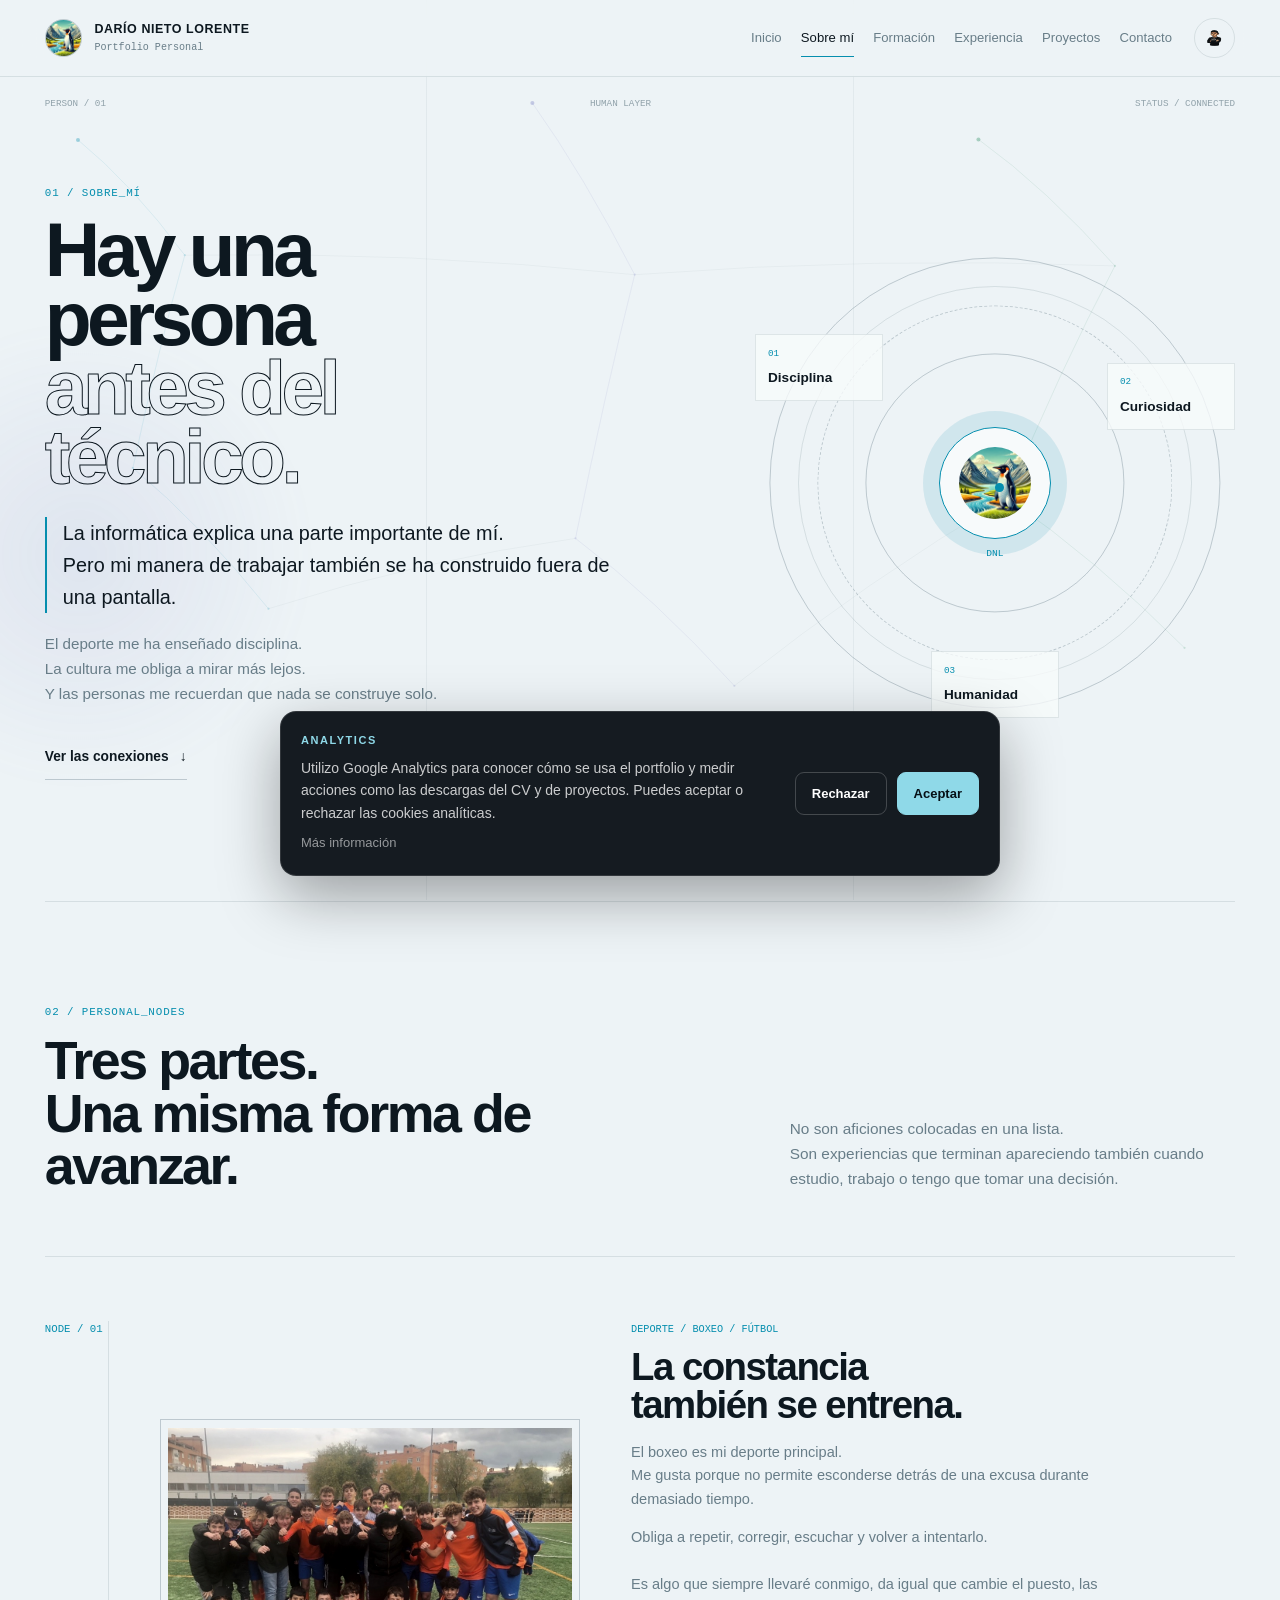
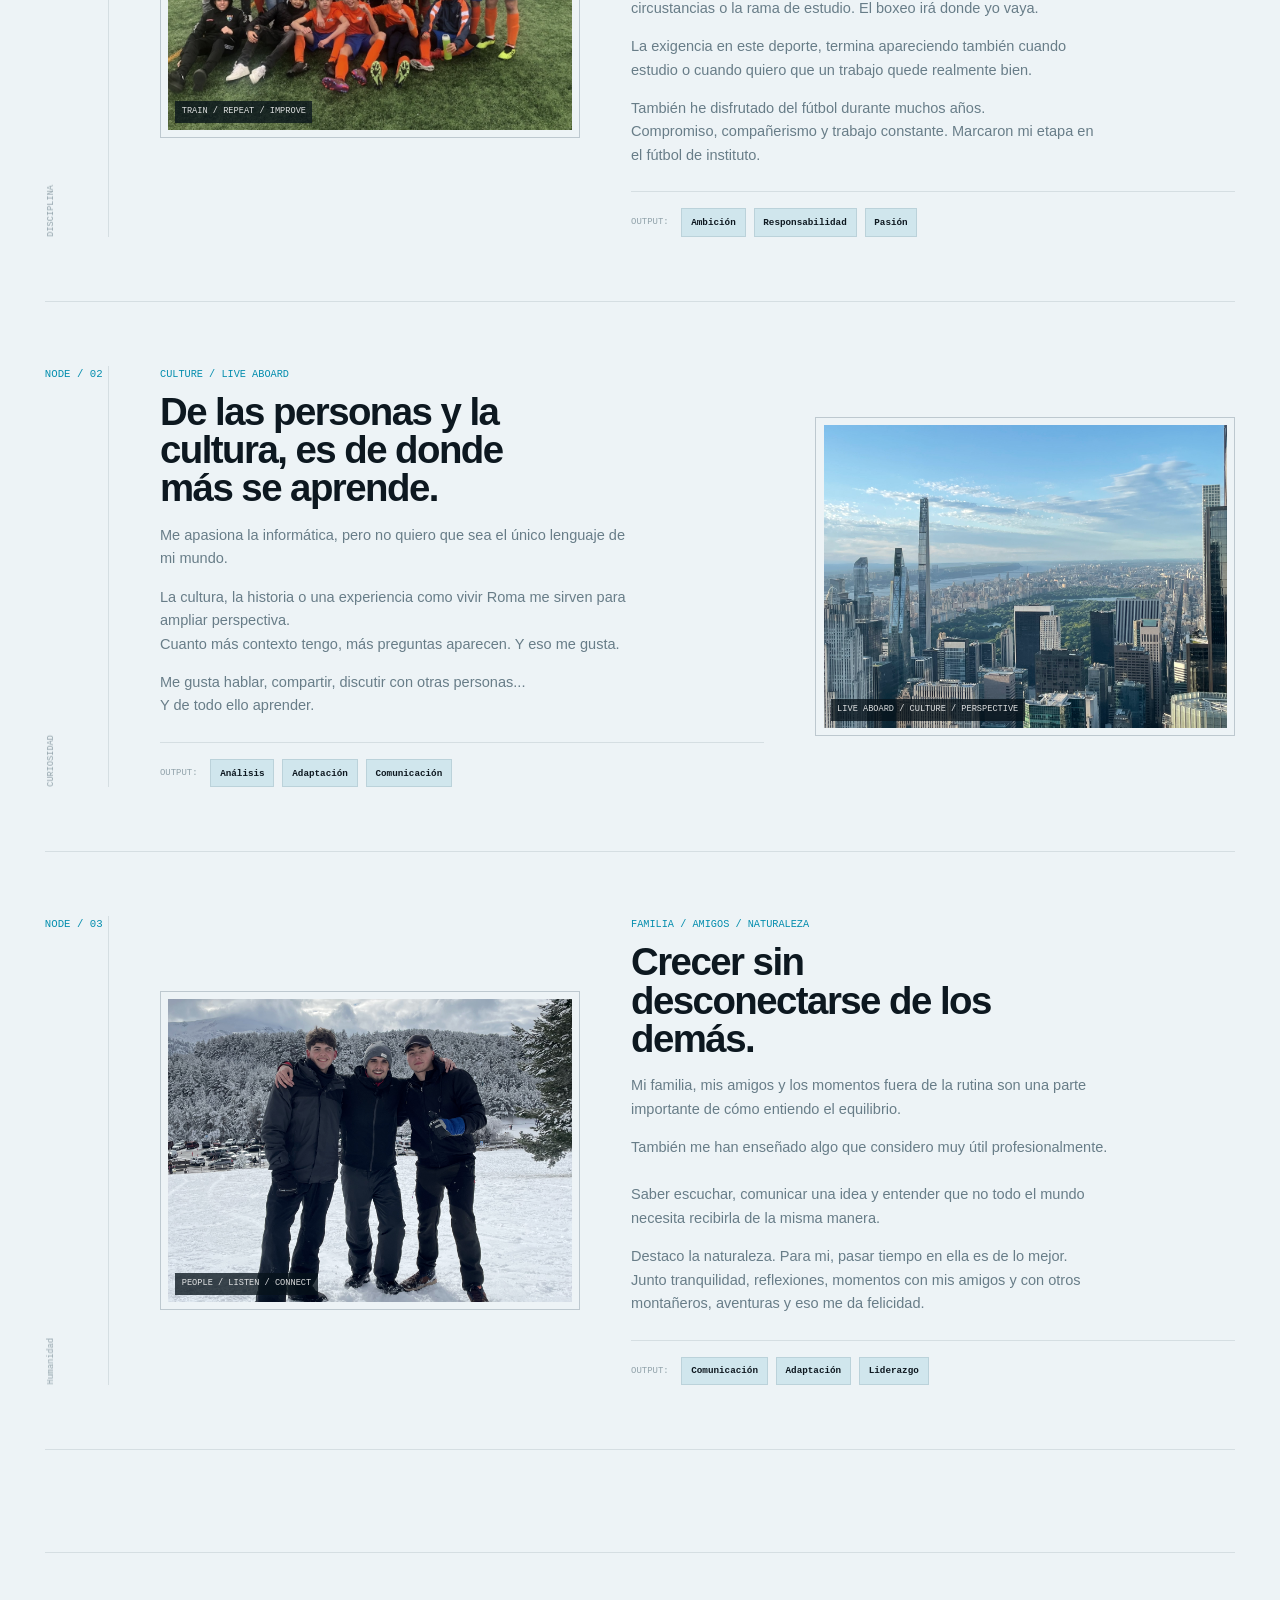
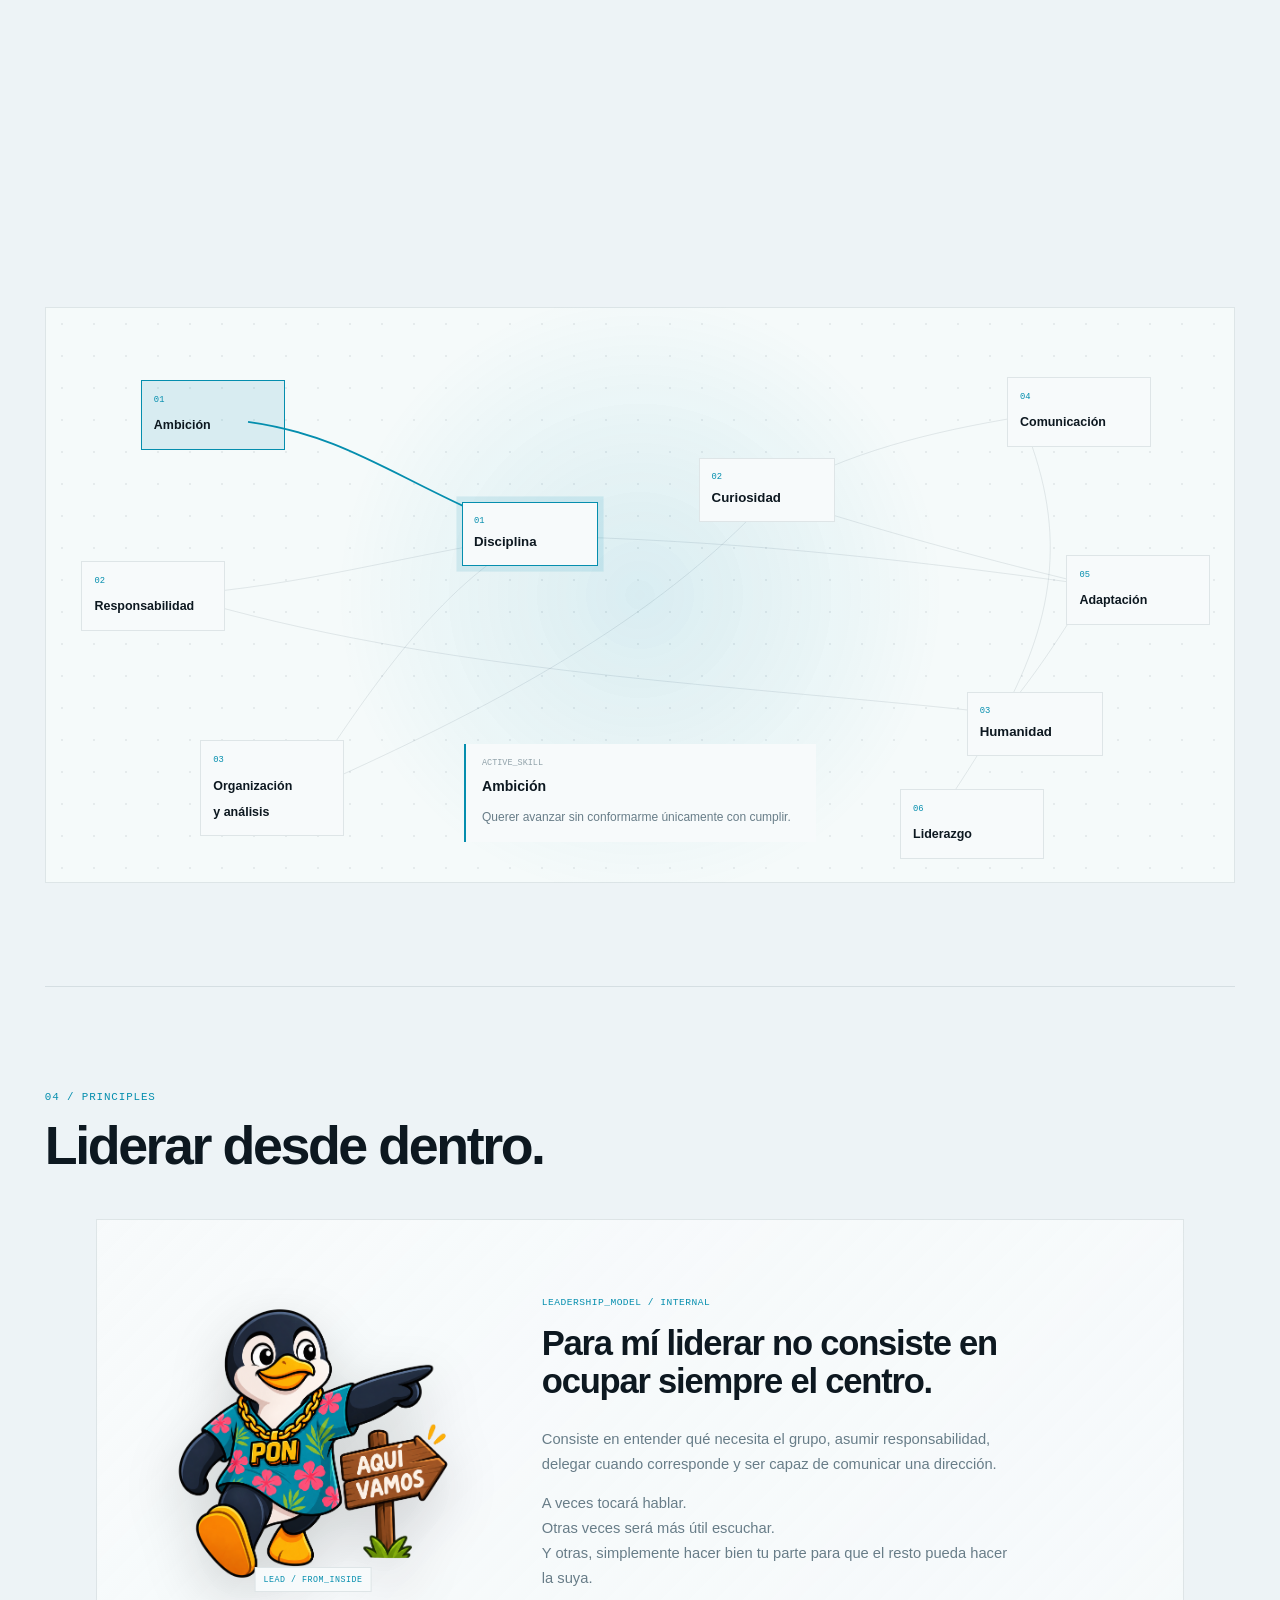
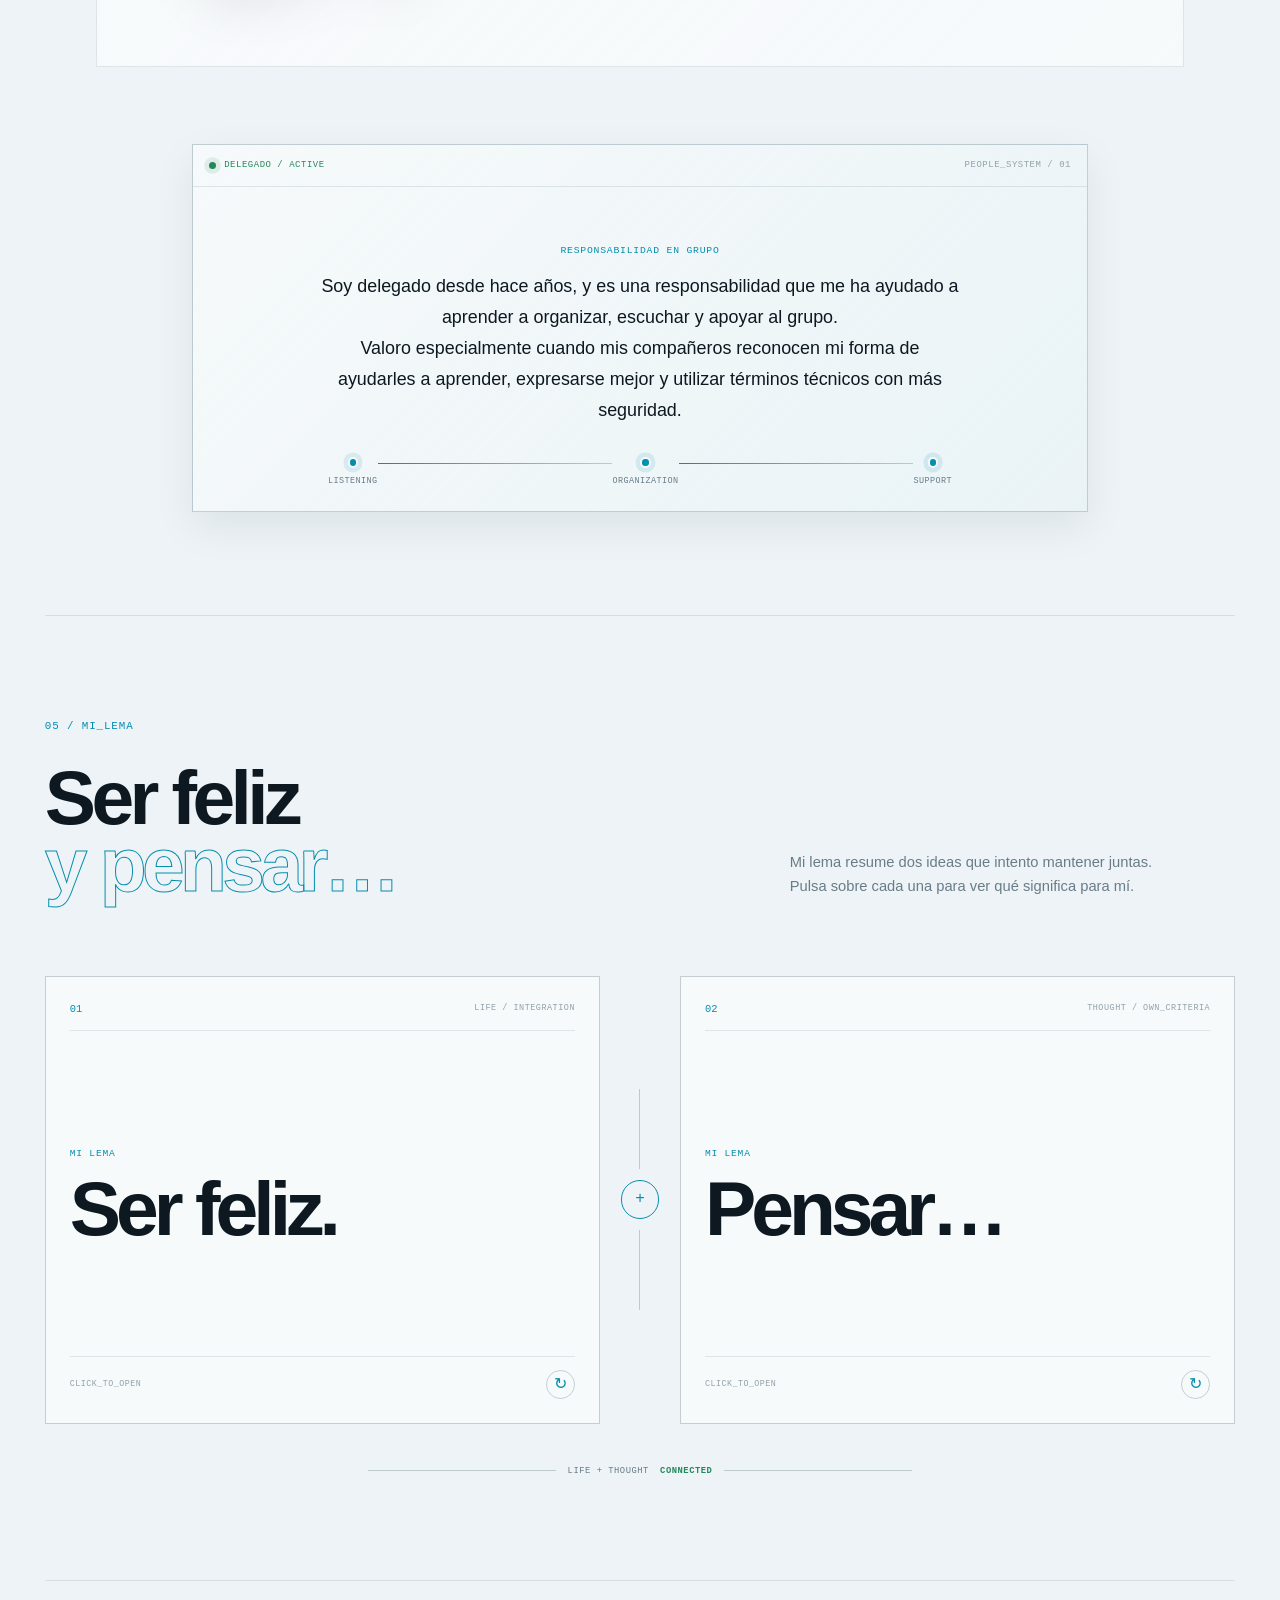
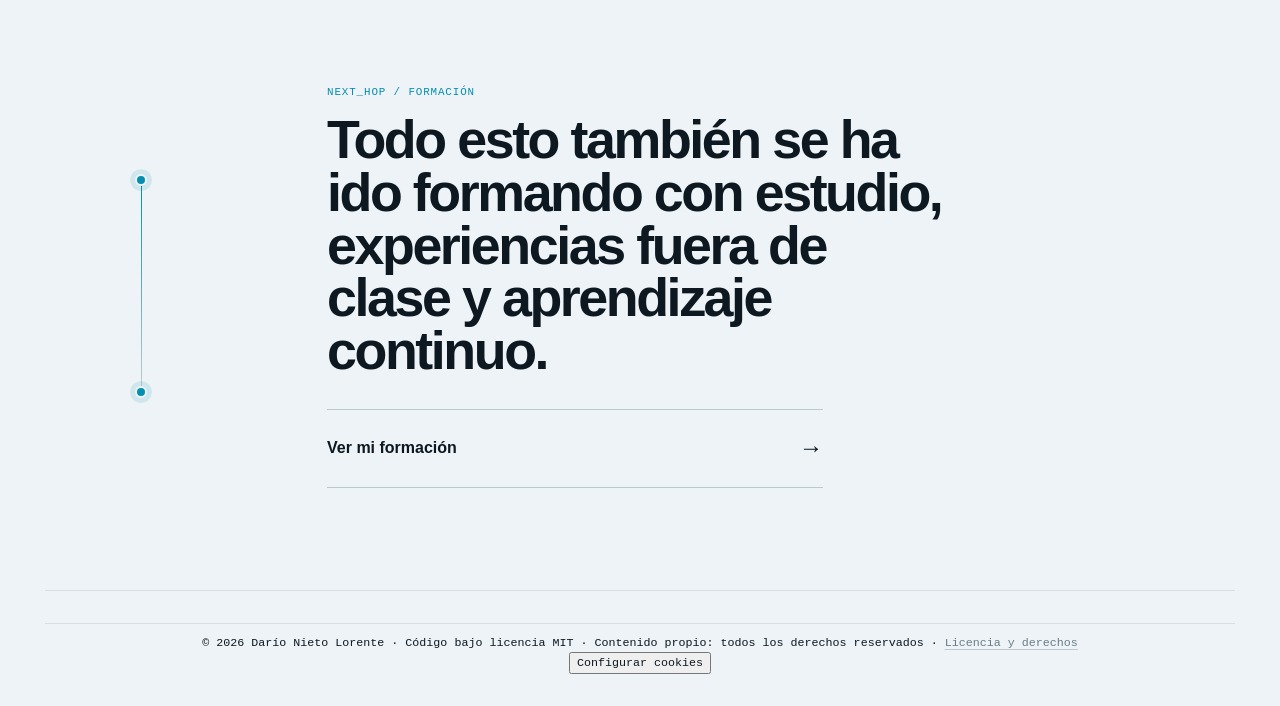
<file: sobre-mi.html>
<!DOCTYPE html>
<html lang="es" data-theme="light">

<head>
    
<!-- Google Analytics: se carga únicamente tras consentimiento -->
<script>
  window.DTV_ANALYTICS = {
    id: "G-ZKTD705NXM",
    storageKey: "dtv_analytics_consent"
  };

  window.dataLayer = window.dataLayer || [];

  window.gtag = function () {
    dataLayer.push(arguments);
  };

  window.dtvLoadAnalytics = function () {
    if (window.__dtvAnalyticsLoaded) return;

    window.__dtvAnalyticsLoaded = true;

    const script = document.createElement("script");
    script.async = true;
    script.src =
      "https://www.googletagmanager.com/gtag/js?id=" +
      window.DTV_ANALYTICS.id;

    document.head.appendChild(script);

    gtag("js", new Date());
    gtag("config", window.DTV_ANALYTICS.id);
  };

  try {
    const consent = localStorage.getItem(
      window.DTV_ANALYTICS.storageKey
    );

    if (consent === "accepted") {
      window.dtvLoadAnalytics();
    }
  } catch (error) {
    console.warn("No se pudo consultar el consentimiento.");
  }
</script>

    <meta charset="UTF-8">

    <meta
        name="viewport"
        content="width=device-width, initial-scale=1.0"
    >

    <meta
        name="description"
        content="Conoce la parte personal de Darío Nieto Lorente: Disciplina, cultura, Humanidad, habilidades blandas y forma de entender el liderazgo."
    >

    <meta
        name="author"
        content="Darío Nieto Lorente"
    >

    <meta
        name="theme-color"
        content="#edf3f6"
    >

    <title>
        Sobre mí · Darío Nieto Lorente
    </title>

    <link
        rel="icon"
        href="assets/img/avatar/icono.png"
    >

    <link
        rel="stylesheet"
        href="assets/css/sobre-mi.css"
    >
    <link
    rel="stylesheet"
    href="assets/css/shared.css"
    >

    <script
    src="assets/js/main.js"
    defer
></script>

    <script
        src="assets/js/sobre-mi.js"
        defer
    ></script>
</head>


<body>

    <a
        class="skip-link"
        href="#contenido"
    >
        Saltar al contenido
    </a>


    <!-- =====================================================
         FONDO
         ===================================================== -->

    <canvas
        class="personal-background"
        data-personal-background
        aria-hidden="true"
    ></canvas>


    <!-- =====================================================
         HEADER
         ===================================================== -->

    <header class="site-header">

        <div class="site-header__inner">

            <a
                class="brand"
                href="index.html"
                aria-label="Ir al Inicio"
            >

                <img
                    class="brand__avatar"
                    src="assets/img/avatar/icono.png"
                    alt=""
                >

                <span class="brand__identity">

                    <strong>
                        DARÍO NIETO LORENTE
                    </strong>

                    <span>
                        Portfolio Personal
                    </span>

                </span>

            </a>


            <nav
                class="site-nav"
                data-navigation
                aria-label="Navegación principal"
            >

                <a
                    class="site-nav__link"
                    href="index.html"
                >
                    Inicio
                </a>

                <a
                    class="site-nav__link is-active"
                    href="sobre-mi.html"
                    aria-current="page"
                >
                    Sobre mí
                </a>

                <a
                    class="site-nav__link"
                    href="formacion.html"
                >
                    Formación
                </a>

                <a
                    class="site-nav__link"
                    href="experiencia.html"
                >
                    Experiencia
                </a>

                <a
                    class="site-nav__link"
                    href="proyectos.html"
                >
                    Proyectos
                </a>

                <a
                    class="site-nav__link"
                    href="contacto.html"
                >
                    Contacto
                </a>

            </nav>


            <div class="site-header__actions">

                <button
                    class="theme-toggle"
                    type="button"
                    data-theme-toggle
                    aria-label="Activar modo oscuro"
                    title="Cambiar modo de visualización"
                >

                    <img
                        class="theme-toggle__icon theme-toggle__icon--light"
                        src="assets/img/iconos/modo-claro.svg"
                        alt=""
                    >

                    <img
                        class="theme-toggle__icon theme-toggle__icon--dark"
                        src="assets/img/iconos/modo-oscuro.svg"
                        alt=""
                    >

                </button>


                <button
                    class="menu-toggle"
                    type="button"
                    data-menu-toggle
                    aria-expanded="false"
                    aria-label="Abrir menú"
                >

                    <span></span>
                    <span></span>
                    <span></span>

                </button>

            </div>

        </div>

    </header>


    <main id="contenido">


        <!-- =================================================
             01 · HERO
             ================================================= -->

        <section class="about-hero">

            <div
                class="about-hero__index"
                aria-hidden="true"
            >
                <span>PERSON / 01</span>
                <span>HUMAN LAYER</span>
                <span>STATUS / CONNECTED</span>
            </div>


            <div class="about-hero__content">

                <p class="section-code">
                    01 / SOBRE_MÍ
                </p>


                <h1>
                    Hay una persona
                    <span>
                        antes del técnico.
                    </span>
                </h1>


                <p class="about-hero__lead">
                    La informática explica una parte importante de mí.
                    <br>
                    Pero mi manera de trabajar también se ha construido fuera
                    de una pantalla.
                </p>


                <p class="about-hero__text">
                    El deporte me ha enseñado disciplina.
                    <br>
                    La cultura me obliga a mirar más lejos.
                    <br>
                    Y las personas me recuerdan que nada se construye solo.
                </p>


                <a
                    class="action-link"
                    href="#tres-ejes"
                >
                    Ver las conexiones
                    <span aria-hidden="true">↓</span>
                </a>

            </div>


            <div
                class="identity-map"
                data-identity-map
                aria-hidden="true"
            >

                <div class="identity-map__orbit identity-map__orbit--one"></div>

                <div class="identity-map__orbit identity-map__orbit--two"></div>

                <div class="identity-map__orbit identity-map__orbit--three"></div>


                <div class="identity-map__core">

                    <img
                        src="assets/img/avatar/icono.png"
                        alt=""
                    >

                    <span>
                        DNL
                    </span>

                </div>


                <div class="identity-map__node identity-map__node--discipline">

                    <span>01</span>

                    <strong>
                        Disciplina
                    </strong>

                </div>


                <div class="identity-map__node identity-map__node--curiosity">

                    <span>02</span>

                    <strong>
                        Curiosidad
                    </strong>

                </div>


                <div class="identity-map__node identity-map__node--people">

                    <span>03</span>

                    <strong>
                        Humanidad
                    </strong>

                </div>


                <span class="identity-map__packet"></span>

            </div>

        </section>



        <!-- =================================================
             02 · TRES EJES
             ================================================= -->

        <section
            class="axes-section"
            id="tres-ejes"
        >

            <header
                class="section-heading"
                data-reveal
            >

                <div>

                    <p class="section-code">
                        02 / PERSONAL_NODES
                    </p>

                    <h2>
                        Tres partes.
                        <br>
                        Una misma forma de avanzar.
                    </h2>

                </div>


                <p>
                    No son aficiones colocadas en una lista.
                    <br>
                    Son experiencias que terminan apareciendo también cuando
                    estudio, trabajo o tengo que tomar una decisión.
                </p>

            </header>



            <!-- =============================================
                 DISCIPLINA
                 ============================================= -->

            <article
                class="personal-axis personal-axis--discipline"
                data-personal-axis="discipline"
                data-reveal
            >

                <div class="personal-axis__meta">

                    <span>
                        NODE / 01
                    </span>

                    <p>
                        DISCIPLINA
                    </p>

                </div>


                <figure class="personal-axis__photo">

                    <div class="personal-axis__image-frame">

                        <img
                            src="assets/img/personal/dario-deporte.jpg"
                            alt="Darío practicando deporte"
                        >

                        <span
                            class="personal-axis__coordinate"
                            aria-hidden="true"
                        >
                            TRAIN / REPEAT / IMPROVE
                        </span>

                    </div>

                </figure>


                <div class="personal-axis__content">

                    <p class="personal-axis__label">
                        Deporte / Boxeo / Fútbol
                    </p>

                    <h3>
                        La constancia también se entrena.
                    </h3>

                    <p>
                        El boxeo es mi deporte principal.
                        <br>
                        Me gusta porque no permite esconderse detrás de una
                        excusa durante demasiado tiempo.
                    </p>

                    <p>
                        Obliga a repetir, corregir, escuchar y volver a intentarlo.
                        <br><br>
                        Es algo que siempre llevaré conmigo, da igual que cambie el puesto, las circustancias o la rama de estudio. El boxeo irá donde yo vaya.
                    </p>

                    <p>
                        La exigencia en este deporte, termina apareciendo también cuando estudio
                        o cuando quiero que un trabajo quede realmente bien.
                    </p>

                    <p>
                        También he disfrutado del fútbol durante muchos años.
                        <br>
                        Compromiso, compañerismo y trabajo constante. Marcaron mi etapa en el fútbol de instituto.
                    </p>


                    <div class="personal-axis__output">

                        <span>
                            OUTPUT:
                        </span>

                        <strong>
                            Ambición
                        </strong>

                        <strong>
                            Responsabilidad
                        </strong>

                        <strong>
                            Pasión
                        </strong>

                    </div>

                </div>

            </article>



            <!-- =============================================
                 CURIOSIDAD
                 ============================================= -->

            <article
                class="personal-axis personal-axis--curiosity"
                data-personal-axis="curiosity"
                data-reveal
            >

                <div class="personal-axis__meta">

                    <span>
                        NODE / 02
                    </span>

                    <p>
                        CURIOSIDAD
                    </p>

                </div>


                <figure class="personal-axis__photo">

                    <div class="personal-axis__image-frame">

                        <img
                            src="assets/img/personal/dario-cultura.jpeg"
                            alt="Darío durante su estancia en Roma"
                        >

                        <span
                            class="personal-axis__coordinate"
                            aria-hidden="true"
                        >
                            LIVE ABOARD / CULTURE / PERSPECTIVE
                        </span>

                    </div>

                </figure>


                <div class="personal-axis__content">

                    <p class="personal-axis__label">
                        Culture / Live Aboard
                    </p>

                    <h3>
                        De las personas y la cultura, es de donde más se aprende.
                    </h3>

                    <p>
                        Me apasiona la informática, pero no quiero que sea el
                        único lenguaje de mi mundo.
                    </p>

                    <p>
                        La cultura, la historia o una experiencia como
                        vivir Roma me sirven para ampliar perspectiva.
                        <br>
                        Cuanto más contexto tengo, más preguntas aparecen.
                        Y eso me gusta.
                    </p>

                    <p>
                        Me gusta hablar, compartir, discutir con otras personas...
                        <br> 
                        Y de todo ello aprender.
                    </p>


                    <div class="personal-axis__output">

                        <span>
                            OUTPUT:
                        </span>

                        <strong>
                            Análisis
                        </strong>

                        <strong>
                            Adaptación
                        </strong>

                        <strong>
                            Comunicación
                        </strong>

                    </div>

                </div>

            </article>



            <!-- =============================================
                 Humanidad
                 ============================================= -->

            <article
                class="personal-axis personal-axis--people"
                data-personal-axis="people"
                data-reveal
            >

                <div class="personal-axis__meta">

                    <span>
                        NODE / 03
                    </span>

                    <p>
                        Humanidad
                    </p>

                </div>


                <figure class="personal-axis__photo">

                    <div class="personal-axis__image-frame">

                        <img
                            src="assets/img/personal/dario-personas.jpeg"
                            alt="Darío compartiendo tiempo con Humanidad importantes para él"
                        >

                        <span
                            class="personal-axis__coordinate"
                            aria-hidden="true"
                        >
                            PEOPLE / LISTEN / CONNECT
                        </span>

                    </div>

                </figure>


                <div class="personal-axis__content">

                    <p class="personal-axis__label">
                        Familia / Amigos / Naturaleza
                    </p>

                    <h3>
                        Crecer sin desconectarse de los demás.
                    </h3>

                    <p>
                        Mi familia, mis amigos y los momentos fuera de la rutina
                        son una parte importante de cómo entiendo el equilibrio.
                    </p>

                    <p>
                        También me han enseñado algo que considero muy útil
                        profesionalmente.
                        <br><br>
                        Saber escuchar, comunicar una idea y entender que no
                        todo el mundo necesita recibirla de la misma manera.
                    </p>

                    <p>
                        Destaco la naturaleza. Para mi, pasar tiempo en ella es de lo mejor.
                        <br>
                        Junto tranquilidad, reflexiones, momentos con mis amigos y con otros montañeros, aventuras y eso me da felicidad.
                    </p>

                    <div class="personal-axis__output">

                        <span>
                            OUTPUT:
                        </span>

                        <strong>
                            Comunicación
                        </strong>

                        <strong>
                            Adaptación
                        </strong>

                        <strong>
                            Liderazgo
                        </strong>

                    </div>

                </div>

            </article>

        </section>



        <!-- =================================================
             03 · CONSTELACIÓN DE HABILIDADES
             ================================================= -->

        <section class="skills-section">

            <header
                class="section-heading"
                data-reveal
            >

                <div>

                    <p class="section-code">
                        03 / BEHAVIOUR_MAP
                    </p>

                    <h2>
                        Las habilidades blandas
                        también tienen origen.
                    </h2>

                </div>


                <p>
                    No quiero presentarlas como seis palabras aisladas.
                    <br>
                    Cada una se alimenta de experiencias y contextos diferentes.
                </p>

            </header>


            <div
                class="skills-map"
                data-skills-map
                data-active-skill="ambition"
                data-reveal
            >

                <svg
                    class="skills-map__lines"
                    viewBox="0 0 1000 580"
                    preserveAspectRatio="none"
                    aria-hidden="true"
                >

                    <!-- AMBICIÓN -->

                    <path
                        data-skill-line="ambition"
                        data-axis-link="discipline"
                        d="M170 115 C260 130 300 180 410 230"
                    />


                    <!-- RESPONSABILIDAD -->

                    <path
                        data-skill-line="responsibility"
                        data-axis-link="discipline"
                        d="M110 290 C220 280 300 250 410 230"
                    />

                    <path
                        data-skill-line="responsibility"
                        data-axis-link="people"
                        d="M110 290 C330 370 580 380 805 410"
                    />


                    <!-- ORGANIZACIÓN -->

                    <path
                        data-skill-line="organization"
                        data-axis-link="discipline"
                        d="M215 490 C270 390 330 280 410 230"
                    />

                    <path
                        data-skill-line="organization"
                        data-axis-link="curiosity"
                        d="M215 490 C375 405 515 315 610 190"
                    />


                    <!-- COMUNICACIÓN -->

                    <path
                        data-skill-line="communication"
                        data-axis-link="curiosity"
                        d="M820 110 C745 125 675 145 610 190"
                    />

                    <path
                        data-skill-line="communication"
                        data-axis-link="people"
                        d="M820 110 C860 220 850 310 805 410"
                    />


                    <!-- ADAPTACIÓN -->

                    <path
                        data-skill-line="adaptation"
                        data-axis-link="discipline"
                        d="M880 280 C700 250 570 235 410 230"
                    />

                    <path
                        data-skill-line="adaptation"
                        data-axis-link="curiosity"
                        d="M880 280 C760 245 690 220 610 190"
                    />

                    <path
                        data-skill-line="adaptation"
                        data-axis-link="people"
                        d="M880 280 C855 330 830 375 805 410"
                    />


                    <!-- LIDERAZGO -->

                    <path
                        data-skill-line="leadership"
                        data-axis-link="people"
                        d="M755 505 C775 470 790 440 805 410"
                    />

                </svg>


                <!-- EJES -->

                <div
                    class="skills-map__axis skills-map__axis--discipline"
                    data-axis="discipline"
                >

                    <span>01</span>

                    <strong>
                        Disciplina
                    </strong>

                </div>


                <div
                    class="skills-map__axis skills-map__axis--curiosity"
                    data-axis="curiosity"
                >

                    <span>02</span>

                    <strong>
                        Curiosidad
                    </strong>

                </div>


                <div
                    class="skills-map__axis skills-map__axis--people"
                    data-axis="people"
                >

                    <span>03</span>

                    <strong>
                        Humanidad
                    </strong>

                </div>



                <!-- SKILLS -->

                <button
                    class="skill-node skill-node--ambition is-active"
                    type="button"
                    data-skill="ambition"
                    data-skill-title="Ambición"
                    data-skill-axes="discipline"
                    data-skill-text="Querer avanzar sin conformarme únicamente con cumplir."
                >

                    <span>
                        01
                    </span>

                    <strong>
                        Ambición
                    </strong>

                </button>


                <button
                    class="skill-node skill-node--responsibility"
                    type="button"
                    data-skill="responsibility"
                    data-skill-title="Responsabilidad"
                    data-skill-axes="discipline people"
                    data-skill-text="Responder por lo que hago y por la parte del trabajo que depende de mí."
                >

                    <span>
                        02
                    </span>

                    <strong>
                        Responsabilidad
                    </strong>

                </button>


                <button
                    class="skill-node skill-node--organization"
                    type="button"
                    data-skill="organization"
                    data-skill-title="Organización y análisis"
                    data-skill-axes="discipline curiosity"
                    data-skill-text="Separar un problema, ordenar sus partes y decidir qué merece atención primero."
                >

                    <span>
                        03
                    </span>

                    <strong>
                        Organización
                        <br>
                        y análisis
                    </strong>

                </button>


                <button
                    class="skill-node skill-node--communication"
                    type="button"
                    data-skill="communication"
                    data-skill-title="Comunicación"
                    data-skill-axes="curiosity people"
                    data-skill-text="Explicar una idea con claridad y adaptar el mensaje a quien tengo delante."
                >

                    <span>
                        04
                    </span>

                    <strong>
                        Comunicación
                    </strong>

                </button>


                <button
                    class="skill-node skill-node--adaptation"
                    type="button"
                    data-skill="adaptation"
                    data-skill-title="Adaptación"
                    data-skill-axes="discipline curiosity people"
                    data-skill-text="Moverme entre situaciones diferentes sin perder el objetivo ni dejar de aprender."
                >

                    <span>
                        05
                    </span>

                    <strong>
                        Adaptación
                    </strong>

                </button>


                <button
                    class="skill-node skill-node--leadership"
                    type="button"
                    data-skill="leadership"
                    data-skill-title="Liderazgo"
                    data-skill-axes="people"
                    data-skill-text="Ayudar a que el grupo avance sin necesidad de convertir el liderazgo en protagonismo."
                >

                    <span>
                        06
                    </span>

                    <strong>
                        Liderazgo
                    </strong>

                </button>


                <div class="skills-map__output">

                    <p>
                        ACTIVE_SKILL
                    </p>

                    <strong data-skill-output-title>
                        Ambición
                    </strong>

                    <span data-skill-output-text>
                        Querer avanzar sin conformarme únicamente con cumplir.
                    </span>

                </div>

            </div>

        </section>



        <!-- =================================================
             04 · LIDERAZGO / PRINCIPIOS
             ================================================= -->

        <section class="principles-section">

            <div
                class="principles-section__header"
                data-reveal
            >

                <p class="section-code">
                    04 / PRINCIPLES
                </p>

                <h2>
                    Liderar desde dentro.
                </h2>

            </div>


            <div class="principles-layout">

    <div
        class="leadership-block"
        data-reveal
    >

        <div
            class="leadership-block__visual"
            aria-hidden="true"
        >

            <div class="leadership-block__signal">

                <span></span>
                <span></span>
                <span></span>

            </div>

            <img
                src="assets/img/avatar/dario-liderar.png"
                alt=""
            >

            <span class="leadership-block__visual-label">
                LEAD / FROM_INSIDE
            </span>

        </div>


        <div class="leadership-block__content">

            <p class="leadership-block__label">
                LEADERSHIP_MODEL / INTERNAL
            </p>

            <p class="leadership-block__lead">
                Para mí liderar no consiste en ocupar siempre el centro.
            </p>

            <p>
                Consiste en entender qué necesita el grupo, asumir
                responsabilidad, delegar cuando corresponde y ser capaz
                de comunicar una dirección.
            </p>

            <p>
                A veces tocará hablar.
                <br>
                Otras veces será más útil escuchar.
                <br>
                Y otras, simplemente hacer bien tu parte para que el
                resto pueda hacer la suya.
            </p>

        </div>

    </div>

</div>

            <div class="delegate-signal" data-reveal>

                <div class="delegate-signal__top">

                    <span class="delegate-signal__status">
                        <i></i>
                        DELEGADO / ACTIVE
                    </span>

                    <span>
                        PEOPLE_SYSTEM / 01
                    </span>

                </div>

                <div class="delegate-signal__content">

                    <p class="delegate-signal__label">
                        RESPONSABILIDAD EN GRUPO
                    </p>

                    <p class="delegate-signal__text">
                        Soy delegado desde hace años, y es una responsabilidad que me
                        ha ayudado a aprender a organizar, escuchar y apoyar al grupo.
                        <br>
                        Valoro especialmente cuando mis compañeros reconocen mi forma
                        de ayudarles a aprender, expresarse mejor y utilizar términos
                        técnicos con más seguridad.
                    </p>

                </div>


                <div class="delegate-signal__route" aria-hidden="true">

                    <div>
                        <span></span>
                        <small>LISTENING</small>
                    </div>

                    <i></i>

                    <div>
                        <span></span>
                        <small>ORGANIZATION</small>
                    </div>

                    <i></i>

                    <div>
                        <span></span>
                        <small>SUPPORT</small>
                    </div>

                </div>
            </div>

        </section>

<!-- =================================================
     05 · MI LEMA
     ================================================= -->

<section
    class="motto-section"
    data-motto-section
>

    <header
        class="motto-section__header"
        data-reveal
    >

        <p class="section-code">
            05 / MI_LEMA
        </p>

        <h2>
            Ser feliz
            <span>y pensar…</span>
        </h2>

        <p>
            Mi lema resume dos ideas que intento mantener juntas.
            <br>
            Pulsa sobre cada una para ver qué significa para mí.
        </p>

    </header>


    <div class="motto-flips">


        <!-- =============================================
             SER FELIZ
             ============================================= -->

        <article
            class="motto-flip"
            data-flip-card
            data-reveal
        >

            <button
                class="motto-flip__button"
                type="button"
                aria-pressed="false"
                aria-label="Ver qué significa para Darío ser feliz"
            >

                <span class="motto-flip__inner">


                    <!-- FRONTAL -->

                    <span class="motto-flip__face motto-flip__face--front">

                        <span class="motto-flip__top">

                            <span>
                                01
                            </span>

                            <small>
                                LIFE / INTEGRATION
                            </small>

                        </span>


                        <span class="motto-flip__front-content">

                            <small>
                                MI LEMA
                            </small>

                            <strong>
                                Ser feliz.
                            </strong>

                        </span>


                        <span class="motto-flip__action">

                            <span>
                                CLICK_TO_OPEN
                            </span>

                            <i>
                                ↻
                            </i>

                        </span>

                    </span>


                    <!-- TRASERA -->

                    <span class="motto-flip__face motto-flip__face--back">

                        <span class="motto-flip__top">

                            <span>
                                01
                            </span>

                            <small>
                                LIFE / DECODED
                            </small>

                        </span>


                        <span class="motto-flip__back-content">

                            <small>
                                SER FELIZ
                            </small>

                            <strong>
                                Juntar las partes.
                            </strong>

                            <span class="motto-flip__description">
                                Para mí es saber integrar el trabajo,
                                las experiencias, las personas, lo que aprendo
                                y aquello que todavía quiero conseguir.
                            </span>

                        </span>


                        <span class="motto-flip__tags">

                            <span>Trabajo</span>
                            <span>Experiencias</span>
                            <span>Personas</span>
                            <span>Aprendizaje</span>

                        </span>


                        <span class="motto-flip__action">

                            <span>
                                CLICK_TO_RETURN
                            </span>

                            <i>
                                ↻
                            </i>

                        </span>

                    </span>

                </span>

            </button>

        </article>



        <!-- =============================================
             CONEXIÓN
             ============================================= -->

        <div
            class="motto-flips__connector"
            aria-hidden="true"
        >

            <span></span>

            <strong>
                +
            </strong>

            <span></span>

        </div>



        <!-- =============================================
             PENSAR
             ============================================= -->

        <article
            class="motto-flip"
            data-flip-card
            data-reveal
        >

            <button
                class="motto-flip__button"
                type="button"
                aria-pressed="false"
                aria-label="Ver qué significa para Darío pensar"
            >

                <span class="motto-flip__inner">


                    <!-- FRONTAL -->

                    <span class="motto-flip__face motto-flip__face--front">

                        <span class="motto-flip__top">

                            <span>
                                02
                            </span>

                            <small>
                                THOUGHT / OWN_CRITERIA
                            </small>

                        </span>


                        <span class="motto-flip__front-content">

                            <small>
                                MI LEMA
                            </small>

                            <strong>
                                Pensar…
                            </strong>

                        </span>


                        <span class="motto-flip__action">

                            <span>
                                CLICK_TO_OPEN
                            </span>

                            <i>
                                ↻
                            </i>

                        </span>

                    </span>


                    <!-- TRASERA -->

                    <span class="motto-flip__face motto-flip__face--back">

                        <span class="motto-flip__top">

                            <span>
                                02
                            </span>

                            <small>
                                THOUGHT / DECODED
                            </small>

                        </span>


                        <span class="motto-flip__back-content">

                            <small>
                                PENSAR
                            </small>

                            <strong>
                                Tener criterio propio.
                            </strong>

                            <span class="motto-flip__description">
                                Plantearme las cosas, entender por qué las hago
                                y no limitarme a seguir un camino simplemente
                                porque ya esté marcado.
                            </span>

                        </span>


                        <span class="motto-flip__prompt">

                            <span>
                                &gt; Plantear
                            </span>

                            <span>
                                &gt; Entender
                            </span>

                            <span>
                                &gt; Cuestionar
                            </span>

                            <span>
                                &gt; Decidir
                            </span>

                        </span>


                        <span class="motto-flip__action">

                            <span>
                                CLICK_TO_RETURN
                            </span>

                            <i>
                                ↻
                            </i>

                        </span>

                    </span>

                </span>

            </button>

        </article>

    </div>


    <div
        class="motto-section__result"
        data-reveal
    >

        <span></span>

        <p>
            LIFE + THOUGHT
        </p>

        <strong>
            CONNECTED
        </strong>

        <span></span>

    </div>

</section>



        <!-- =================================================
             06 · SIGUIENTE
             ================================================= -->

        <section
            class="next-section"
            data-reveal
        >

            <div class="next-section__route">

                <span class="next-section__route-dot"></span>

                <span class="next-section__route-line"></span>

                <span class="next-section__route-dot"></span>

            </div>


            <div class="next-section__content">

                <p class="section-code">
                    NEXT_HOP / FORMACIÓN
                </p>

                <h2>
                    Todo esto también se ha ido formando con estudio,
                    experiencias fuera de clase y aprendizaje continuo.
                </h2>


                <a
                    class="next-link"
                    href="formacion.html"
                >

                    <span>
                        Ver mi formación
                    </span>

                    <strong aria-hidden="true">
                        →
                    </strong>

                </a>

            </div>

        </section>

    </main>



    <!-- =====================================================
         FOOTER
         ===================================================== -->

    <footer class="site-footer">

<p class="site-footer__legal">
    © <span data-current-year></span> Darío Nieto Lorente ·
    Código bajo licencia MIT ·
    Contenido propio: todos los derechos reservados ·
    <a href="assets/docs/documentos/licencia.html">
        Licencia y derechos
    </a>

    <br>

    <button
  type="button"
  class="footer-link"
  data-cookie-settings
>
  Configurar cookies
</button>
</p>
    </footer>

</body>

</html>
</file>
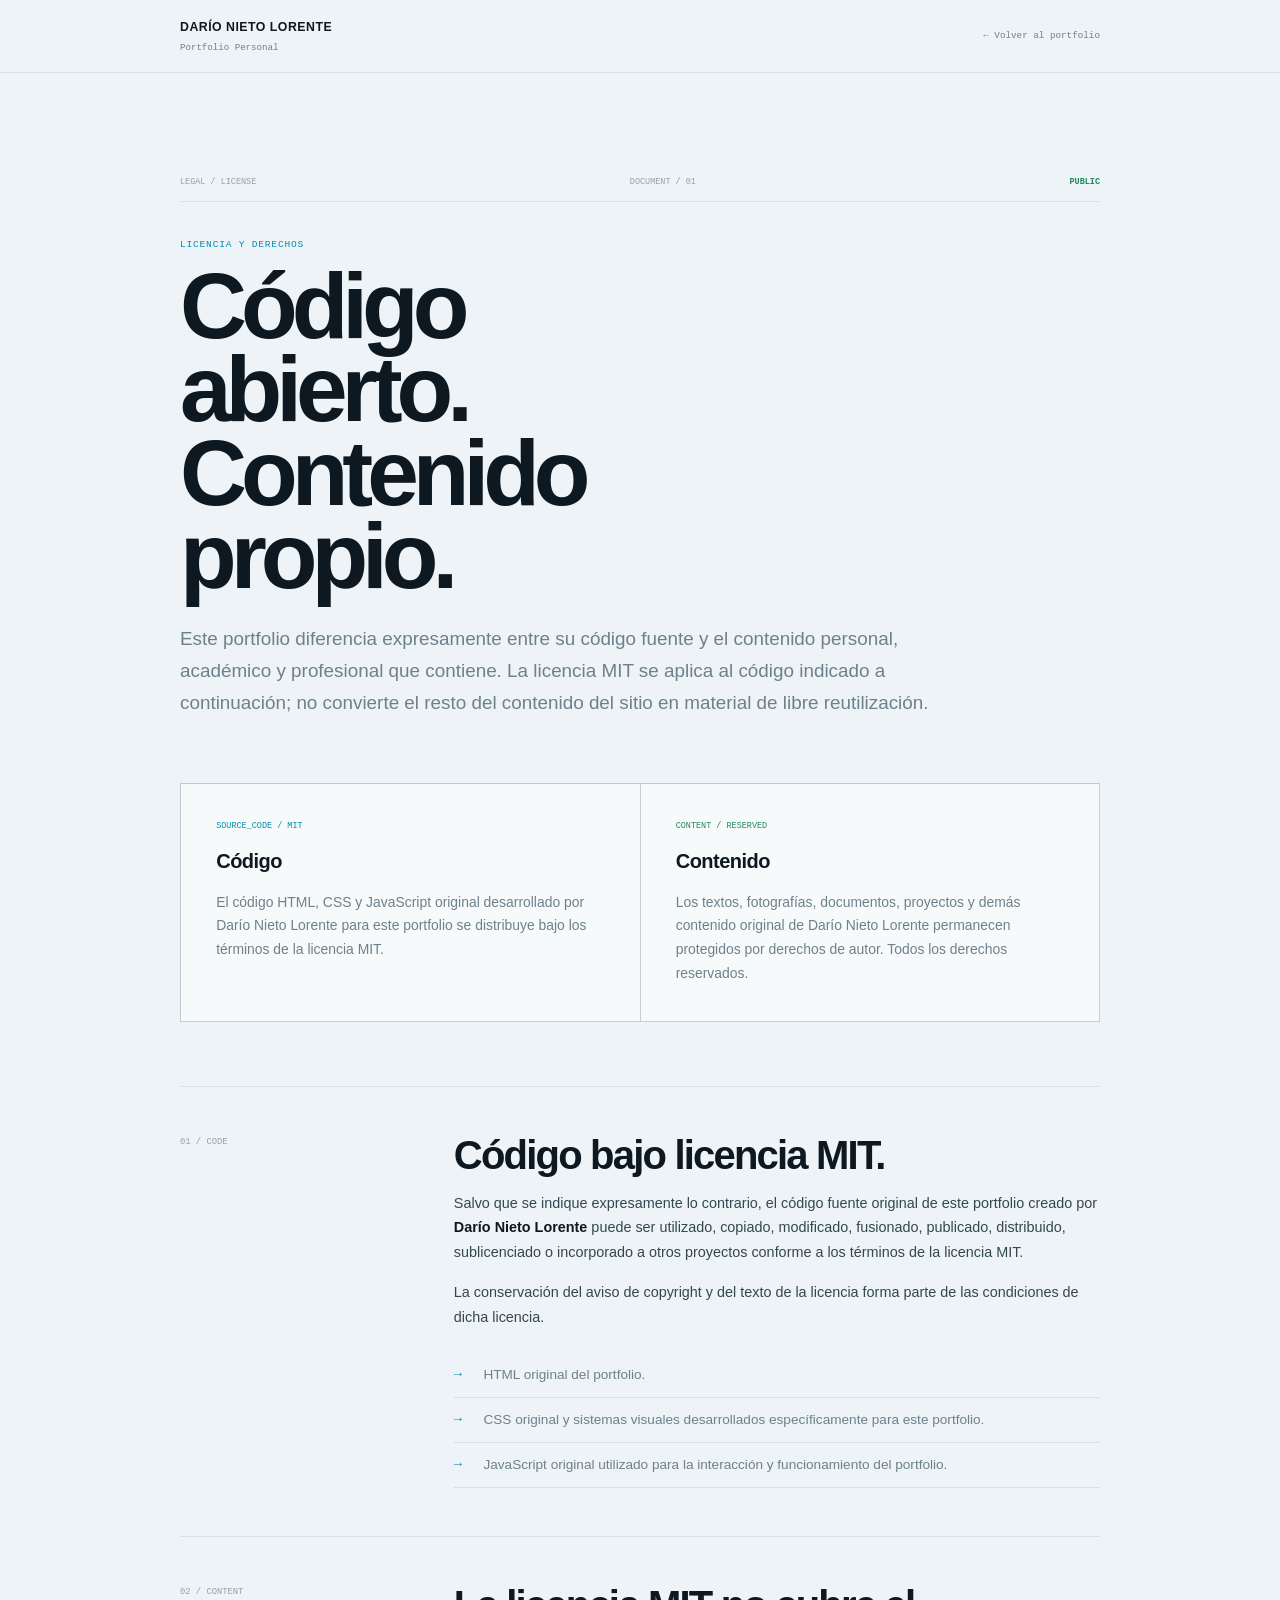
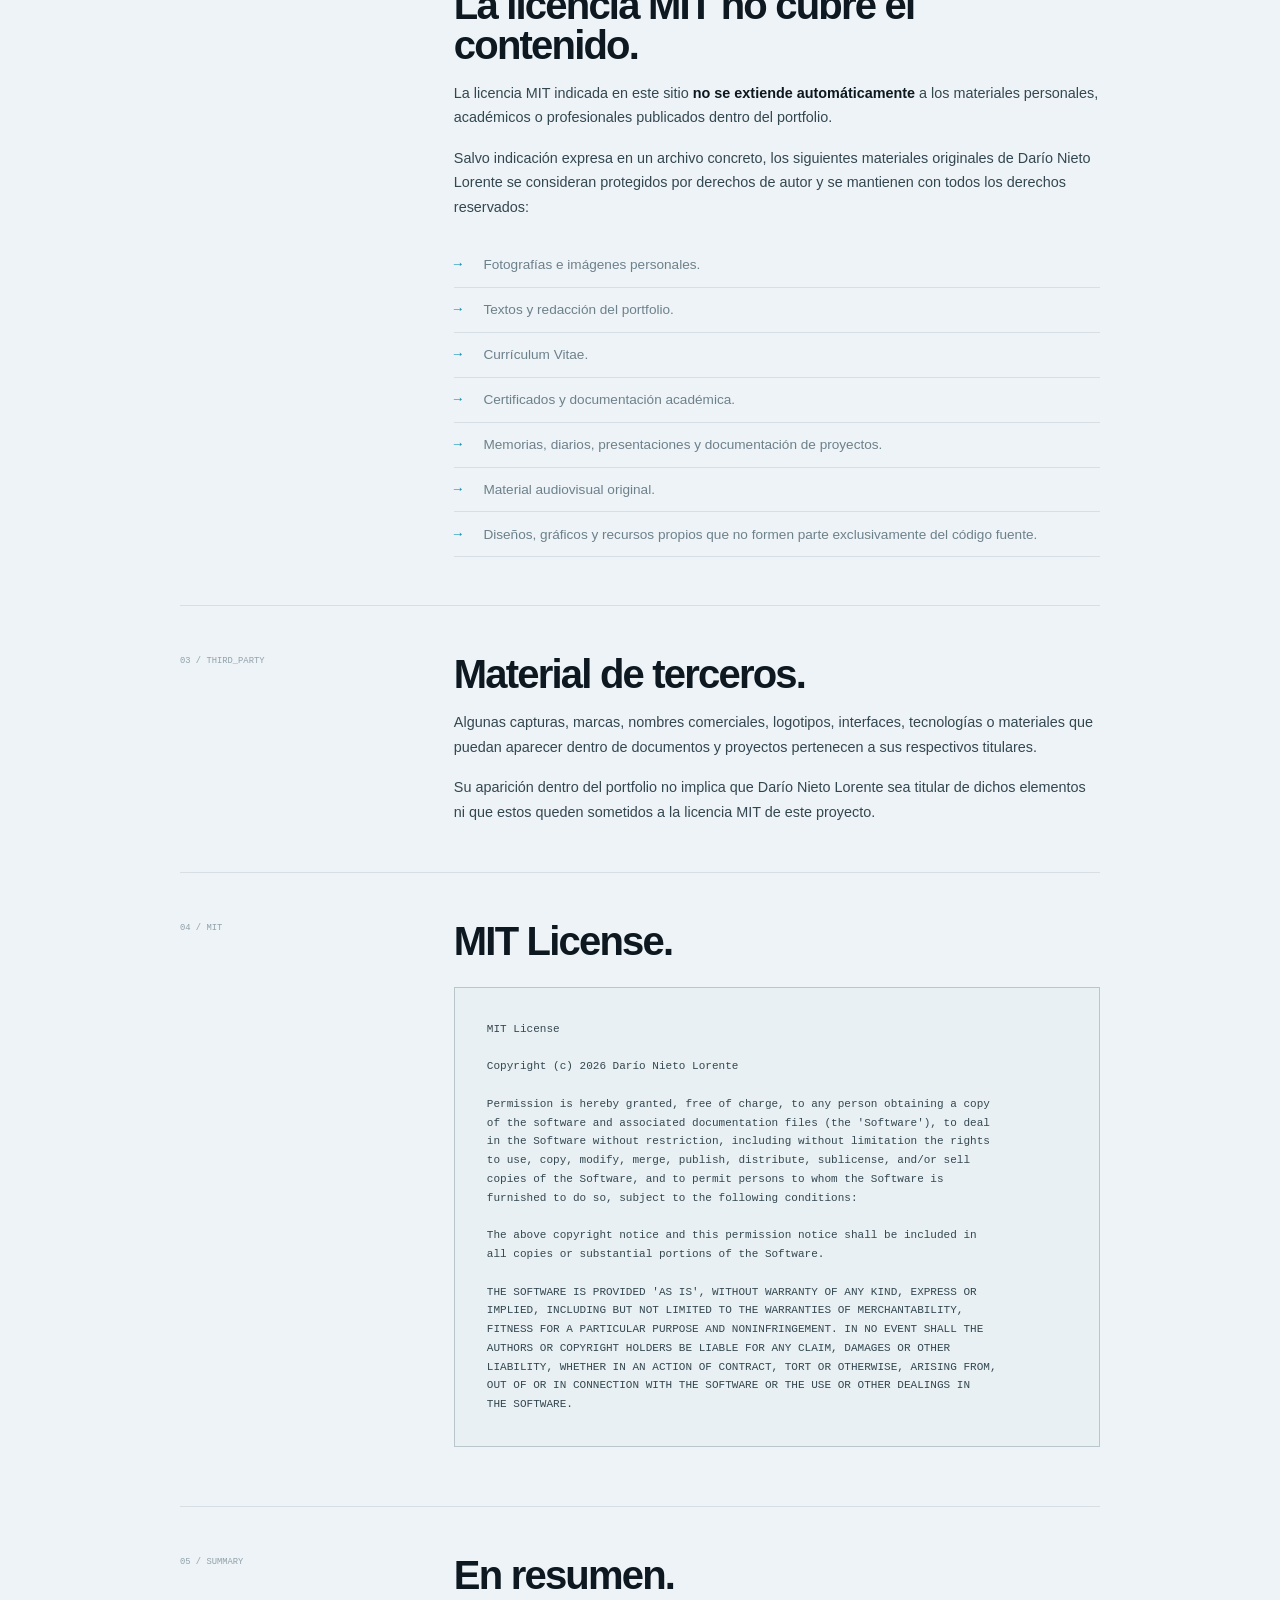
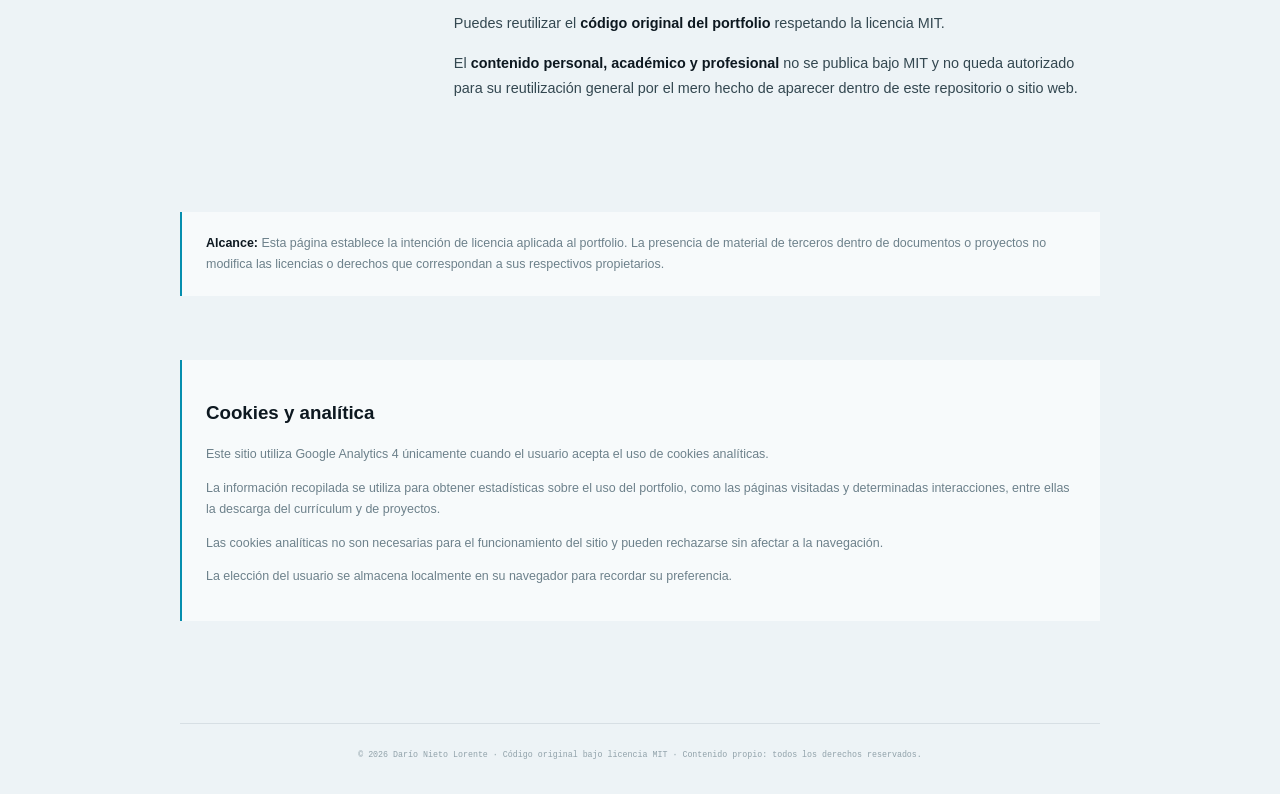
<file: assets/docs/documentos/licencia.html>
<!DOCTYPE html>
<html lang="es">

<head>
   
<!-- Google Analytics: se carga únicamente tras consentimiento -->

    <meta charset="UTF-8">

    <meta
        name="viewport"
        content="width=device-width, initial-scale=1.0"
    >

    <meta
        name="description"
        content="Licencia y derechos de autor del portfolio de Darío Nieto Lorente."
    >

    <meta
        name="author"
        content="Darío Nieto Lorente"
    >

    <title>
        Licencia y derechos · Darío Nieto Lorente
    </title>


    <style>

        /* =====================================================
           LICENCIA · DARÍO NIETO LORENTE
           Documento autónomo · Sin JavaScript · Sin animaciones
           ===================================================== */


        :root {
            color-scheme: light dark;

            --bg: #edf3f6;
            --surface: #f7fafb;
            --surface-soft: #e8f0f3;

            --ink: #0d1820;
            --text: #334750;
            --muted: #6d818b;
            --quiet: #91a2aa;

            --cyan: #058eae;
            --green: #23895a;

            --line: rgba(20, 53, 68, 0.1);
            --line-strong: rgba(20, 53, 68, 0.22);

            --sans:
                Inter,
                "Segoe UI",
                Arial,
                sans-serif;

            --mono:
                "SFMono-Regular",
                Consolas,
                "Liberation Mono",
                monospace;

            --max-width: 920px;
        }


        @media (prefers-color-scheme: dark) {

            :root {
                --bg: #061118;
                --surface: #0b1a23;
                --surface-soft: #102832;

                --ink: #eef7f8;
                --text: #bfd0d7;
                --muted: #7a919b;
                --quiet: #526b76;

                --cyan: #4ac3dd;
                --green: #61d89a;

                --line: rgba(199, 229, 237, 0.085);
                --line-strong: rgba(199, 229, 237, 0.18);
            }

        }


        * {
            box-sizing: border-box;
        }


        html {
            background: var(--bg);
        }


        body {
            margin: 0;

            min-width: 320px;

            background: var(--bg);

            color: var(--text);

            font-family: var(--sans);

            line-height: 1.7;

            -webkit-font-smoothing: antialiased;
        }


        a {
            color: inherit;

            text-decoration: none;
        }


        a:focus-visible {
            outline:
                2px solid
                var(--cyan);

            outline-offset: 3px;
        }


        ::selection {
            background: var(--cyan);

            color: #fff;
        }


        /* =====================================================
           HEADER
           ===================================================== */

        .header {
            border-bottom:
                1px solid
                var(--line);
        }


        .header__inner {
            width:
                min(
                    calc(100% - 2.2rem),
                    var(--max-width)
                );

            margin-inline: auto;

            min-height: 4.5rem;

            display: flex;

            align-items: center;

            justify-content: space-between;

            gap: 2rem;
        }


        .brand {
            display: grid;

            gap: 0.1rem;
        }


        .brand strong {
            color: var(--ink);

            font-size: 0.77rem;

            letter-spacing: 0.04em;
        }


        .brand span {
            color: var(--muted);

            font-family: var(--mono);

            font-size: 0.57rem;
        }


        .back-link {
            display: inline-flex;

            align-items: center;

            gap: 0.55rem;

            color: var(--muted);

            font-family: var(--mono);

            font-size: 0.58rem;
        }


        .back-link:hover {
            color: var(--cyan);
        }


        /* =====================================================
           MAIN
           ===================================================== */

        main {
            width:
                min(
                    calc(100% - 2.2rem),
                    var(--max-width)
                );

            margin-inline: auto;

            padding:
                clamp(4rem, 8vw, 7rem)
                0;
        }


        .document-meta {
            display: flex;

            justify-content: space-between;

            gap: 1rem;

            margin-bottom: 2.2rem;

            padding-bottom: 0.7rem;

            border-bottom:
                1px solid
                var(--line);

            color: var(--quiet);

            font-family: var(--mono);

            font-size: 0.53rem;
        }


        .document-meta strong {
            color: var(--green);

            font-weight: 600;
        }


        .eyebrow {
            margin:
                0 0
                0.7rem;

            color: var(--cyan);

            font-family: var(--mono);

            font-size: 0.6rem;

            letter-spacing: 0.08em;
        }


        h1 {
            max-width: 11ch;

            margin:
                0 0
                1.5rem;

            color: var(--ink);

            font-size:
                clamp(
                    3rem,
                    8vw,
                    5.8rem
                );

            font-weight: 760;

            line-height: 0.9;

            letter-spacing: -0.065em;
        }


        .intro {
            max-width: 48rem;

            margin-bottom: 4rem;

            color: var(--muted);

            font-size:
                clamp(
                    1rem,
                    2vw,
                    1.18rem
                );
        }


        /* =====================================================
           SUMMARY
           ===================================================== */

        .license-summary {
            display: grid;

            grid-template-columns:
                repeat(
                    2,
                    minmax(0, 1fr)
                );

            margin-bottom: 4rem;

            border-top:
                1px solid
                var(--line-strong);

            border-left:
                1px solid
                var(--line-strong);
        }


        .license-summary__item {
            padding:
                clamp(1.4rem, 4vw, 2.2rem);

            border-right:
                1px solid
                var(--line-strong);

            border-bottom:
                1px solid
                var(--line-strong);

            background: var(--surface);
        }


        .license-summary__item > span {
            display: block;

            margin-bottom: 0.65rem;

            color: var(--cyan);

            font-family: var(--mono);

            font-size: 0.53rem;
        }


        .license-summary__item h2 {
            margin:
                0 0
                0.8rem;

            color: var(--ink);

            font-size: 1.25rem;

            letter-spacing: -0.025em;
        }


        .license-summary__item p {
            margin: 0;

            color: var(--muted);

            font-size: 0.87rem;
        }


        .license-summary__item--content > span {
            color: var(--green);
        }


        /* =====================================================
           SECTIONS
           ===================================================== */

        .legal-section {
            display: grid;

            grid-template-columns:
                minmax(9rem, 0.3fr)
                minmax(0, 1fr);

            gap:
                clamp(2rem, 7vw, 5rem);

            padding:
                3rem 0;

            border-top:
                1px solid
                var(--line);
        }


        .legal-section__index {
            color: var(--quiet);

            font-family: var(--mono);

            font-size: 0.55rem;
        }


        .legal-section__content h2 {
            margin:
                0 0
                1rem;

            color: var(--ink);

            font-size:
                clamp(
                    1.7rem,
                    4vw,
                    2.5rem
                );

            line-height: 1;

            letter-spacing: -0.045em;
        }


        .legal-section__content p {
            max-width: 47rem;

            margin:
                0 0
                1rem;

            color: var(--text);

            font-size: 0.9rem;
        }


        .legal-section__content p:last-child {
            margin-bottom: 0;
        }


        .legal-section__content strong {
            color: var(--ink);
        }


        .scope-list {
            margin:
                1.5rem 0
                0;

            padding: 0;

            list-style: none;
        }


        .scope-list li {
            display: grid;

            grid-template-columns:
                1.2rem
                minmax(0, 1fr);

            gap: 0.65rem;

            padding:
                0.65rem 0;

            border-bottom:
                1px solid
                var(--line);

            color: var(--muted);

            font-size: 0.85rem;
        }


        .scope-list li::before {
            content: "→";

            color: var(--cyan);

            font-family: var(--mono);
        }


        /* =====================================================
           MIT LICENSE
           ===================================================== */

        .mit-license {
            margin-top: 1.6rem;

            padding:
                clamp(1.2rem, 4vw, 2rem);

            overflow-x: auto;

            border:
                1px solid
                var(--line-strong);

            background: var(--surface-soft);

            color: var(--text);

            font-family: var(--mono);

            font-size: 0.69rem;

            line-height: 1.7;

            white-space: pre-wrap;
        }


        /* =====================================================
           NOTICE
           ===================================================== */

        .notice {
            margin-top: 4rem;

            padding:
                1.3rem
                1.5rem;

            border-left:
                2px solid
                var(--cyan);

            background: var(--surface);

            color: var(--muted);

            font-size: 0.78rem;
        }


        .notice strong {
            color: var(--ink);
        }


        /* =====================================================
           FOOTER
           ===================================================== */

        footer {
            width:
                min(
                    calc(100% - 2.2rem),
                    var(--max-width)
                );

            margin-inline: auto;

            padding:
                1.5rem 0
                2rem;

            border-top:
                1px solid
                var(--line);

            color: var(--quiet);

            font-family: var(--mono);

            font-size: 0.52rem;

            text-align: center;
        }


        /* =====================================================
           RESPONSIVE
           ===================================================== */

        @media (max-width: 680px) {

            .document-meta span:nth-child(2) {
                display: none;
            }


            .license-summary {
                grid-template-columns: 1fr;
            }


            .legal-section {
                grid-template-columns: 1fr;

                gap: 0.75rem;
            }


            .header__inner {
                align-items: flex-start;

                flex-direction: column;

                justify-content: center;

                padding:
                    0.9rem 0;
            }


            footer {
                text-align: left;
            }

        }

    </style>
</head>


<body>

    <header class="header">

        <div class="header__inner">

            <a
                class="brand"
                href="../../../index.html"
            >
                <strong>
                    DARÍO NIETO LORENTE
                </strong>

                <span>
                    Portfolio Personal
                </span>
            </a>


            <a
                class="back-link"
                href="../../../index.html"
            >
                ← Volver al portfolio
            </a>

        </div>

    </header>



    <main>

        <div class="document-meta">

            <span>
                LEGAL / LICENSE
            </span>

            <span>
                DOCUMENT / 01
            </span>

            <strong>
                PUBLIC
            </strong>

        </div>


        <p class="eyebrow">
            LICENCIA Y DERECHOS
        </p>


        <h1>
            Código abierto.
            <br>
            Contenido propio.
        </h1>


        <p class="intro">
            Este portfolio diferencia expresamente entre su código fuente
            y el contenido personal, académico y profesional que contiene.
            La licencia MIT se aplica al código indicado a continuación;
            no convierte el resto del contenido del sitio en material de
            libre reutilización.
        </p>



        <!-- =================================================
             RESUMEN
             ================================================= -->

        <div class="license-summary">

            <section class="license-summary__item">

                <span>
                    SOURCE_CODE / MIT
                </span>

                <h2>
                    Código
                </h2>

                <p>
                    El código HTML, CSS y JavaScript original desarrollado
                    por Darío Nieto Lorente para este portfolio se distribuye
                    bajo los términos de la licencia MIT.
                </p>

            </section>


            <section class="license-summary__item license-summary__item--content">

                <span>
                    CONTENT / RESERVED
                </span>

                <h2>
                    Contenido
                </h2>

                <p>
                    Los textos, fotografías, documentos, proyectos y demás
                    contenido original de Darío Nieto Lorente permanecen
                    protegidos por derechos de autor.
                    Todos los derechos reservados.
                </p>

            </section>

        </div>



        <!-- =================================================
             01 · CÓDIGO
             ================================================= -->

        <section class="legal-section">

            <div class="legal-section__index">
                01 / CODE
            </div>


            <div class="legal-section__content">

                <h2>
                    Código bajo licencia MIT.
                </h2>


                <p>
                    Salvo que se indique expresamente lo contrario,
                    el código fuente original de este portfolio creado
                    por <strong>Darío Nieto Lorente</strong> puede ser
                    utilizado, copiado, modificado, fusionado, publicado,
                    distribuido, sublicenciado o incorporado a otros
                    proyectos conforme a los términos de la licencia MIT.
                </p>


                <p>
                    La conservación del aviso de copyright y del texto de
                    la licencia forma parte de las condiciones de dicha
                    licencia.
                </p>


                <ul class="scope-list">

                    <li>
                        HTML original del portfolio.
                    </li>

                    <li>
                        CSS original y sistemas visuales desarrollados
                        específicamente para este portfolio.
                    </li>

                    <li>
                        JavaScript original utilizado para la interacción
                        y funcionamiento del portfolio.
                    </li>

                </ul>

            </div>

        </section>



        <!-- =================================================
             02 · CONTENIDO
             ================================================= -->

        <section class="legal-section">

            <div class="legal-section__index">
                02 / CONTENT
            </div>


            <div class="legal-section__content">

                <h2>
                    La licencia MIT no cubre el contenido.
                </h2>


                <p>
                    La licencia MIT indicada en este sitio
                    <strong>no se extiende automáticamente</strong>
                    a los materiales personales, académicos o profesionales
                    publicados dentro del portfolio.
                </p>


                <p>
                    Salvo indicación expresa en un archivo concreto,
                    los siguientes materiales originales de Darío Nieto
                    Lorente se consideran protegidos por derechos de autor
                    y se mantienen con todos los derechos reservados:
                </p>


                <ul class="scope-list">

                    <li>
                        Fotografías e imágenes personales.
                    </li>

                    <li>
                        Textos y redacción del portfolio.
                    </li>

                    <li>
                        Currículum Vitae.
                    </li>

                    <li>
                        Certificados y documentación académica.
                    </li>

                    <li>
                        Memorias, diarios, presentaciones y documentación
                        de proyectos.
                    </li>

                    <li>
                        Material audiovisual original.
                    </li>

                    <li>
                        Diseños, gráficos y recursos propios que no formen
                        parte exclusivamente del código fuente.
                    </li>

                </ul>

            </div>

        </section>



        <!-- =================================================
             03 · TERCEROS
             ================================================= -->

        <section class="legal-section">

            <div class="legal-section__index">
                03 / THIRD_PARTY
            </div>


            <div class="legal-section__content">

                <h2>
                    Material de terceros.
                </h2>


                <p>
                    Algunas capturas, marcas, nombres comerciales,
                    logotipos, interfaces, tecnologías o materiales que
                    puedan aparecer dentro de documentos y proyectos
                    pertenecen a sus respectivos titulares.
                </p>


                <p>
                    Su aparición dentro del portfolio no implica que
                    Darío Nieto Lorente sea titular de dichos elementos
                    ni que estos queden sometidos a la licencia MIT de
                    este proyecto.
                </p>

            </div>

        </section>



        <!-- =================================================
             04 · MIT
             ================================================= -->

        <section class="legal-section">

            <div class="legal-section__index">
                04 / MIT
            </div>


            <div class="legal-section__content">

                <h2>
                    MIT License.
                </h2>


                <pre class="mit-license">MIT License

Copyright (c) 2026 Darío Nieto Lorente

Permission is hereby granted, free of charge, to any person obtaining a copy
of the software and associated documentation files (the 'Software'), to deal
in the Software without restriction, including without limitation the rights
to use, copy, modify, merge, publish, distribute, sublicense, and/or sell
copies of the Software, and to permit persons to whom the Software is
furnished to do so, subject to the following conditions:

The above copyright notice and this permission notice shall be included in
all copies or substantial portions of the Software.

THE SOFTWARE IS PROVIDED 'AS IS', WITHOUT WARRANTY OF ANY KIND, EXPRESS OR
IMPLIED, INCLUDING BUT NOT LIMITED TO THE WARRANTIES OF MERCHANTABILITY,
FITNESS FOR A PARTICULAR PURPOSE AND NONINFRINGEMENT. IN NO EVENT SHALL THE
AUTHORS OR COPYRIGHT HOLDERS BE LIABLE FOR ANY CLAIM, DAMAGES OR OTHER
LIABILITY, WHETHER IN AN ACTION OF CONTRACT, TORT OR OTHERWISE, ARISING FROM,
OUT OF OR IN CONNECTION WITH THE SOFTWARE OR THE USE OR OTHER DEALINGS IN
THE SOFTWARE.</pre>

            </div>

        </section>



        <!-- =================================================
             05 · RESUMEN FINAL
             ================================================= -->

        <section class="legal-section">

            <div class="legal-section__index">
                05 / SUMMARY
            </div>


            <div class="legal-section__content">

                <h2>
                    En resumen.
                </h2>


                <p>
                    Puedes reutilizar el
                    <strong>código original del portfolio</strong>
                    respetando la licencia MIT.
                </p>


                <p>
                    El
                    <strong>contenido personal, académico y profesional</strong>
                    no se publica bajo MIT y no queda autorizado para su
                    reutilización general por el mero hecho de aparecer
                    dentro de este repositorio o sitio web.
                </p>

            </div>

        </section>



        <div class="notice">

            <strong>
                Alcance:
            </strong>

            Esta página establece la intención de licencia aplicada al
            portfolio. La presencia de material de terceros dentro de
            documentos o proyectos no modifica las licencias o derechos
            que correspondan a sus respectivos propietarios.

        </div>

        <section id="cookies" class="notice">
        <h2><strong>Cookies y analítica</strong></h2>

        <p>
            Este sitio utiliza Google Analytics 4 únicamente cuando el usuario
            acepta el uso de cookies analíticas.
        </p>

        <p>
            La información recopilada se utiliza para obtener estadísticas sobre
            el uso del portfolio, como las páginas visitadas y determinadas
            interacciones, entre ellas la descarga del currículum y de proyectos.
        </p>

        <p>
            Las cookies analíticas no son necesarias para el funcionamiento del
            sitio y pueden rechazarse sin afectar a la navegación.
        </p>

        <p>
            La elección del usuario se almacena localmente en su navegador para
            recordar su preferencia.
        </p>
        </section>

    </main>
    



    <footer>
        © 2026 Darío Nieto Lorente ·
        Código original bajo licencia MIT ·
        Contenido propio: todos los derechos reservados.
    </footer>

</body>

</html>
</file>
<file: assets/css/index.css>
/* =========================================================
   DARÍO NIETO LORENTE
   INDEX · VISIÓN 2026
   Editorial tecnológico + Redes + Sistemas
   ========================================================= */


/* =========================================================
   01 · TOKENS
   ========================================================= */

:root {
  --bg: #edf3f6;
  --bg-deep: #e5edf1;
  --surface: rgba(248, 251, 252, 0.76);
  --surface-solid: #f7fafb;
  --surface-tech: #e7f0f4;

  --ink: #0d1820;
  --text: #263943;
  --muted: #687d88;
  --quiet: #91a2aa;

  --cyan: #058eae;
  --cyan-bright: #00b7d9;
  --cyan-soft: rgba(5, 142, 174, 0.12);

  --green: #23895a;
  --green-bright: #52d493;
  --green-soft: rgba(35, 137, 90, 0.12);

  --line: rgba(20, 53, 68, 0.11);
  --line-strong: rgba(20, 53, 68, 0.22);

  --header-bg:
    rgba(237, 243, 246, 0.82);

  --shadow:
    0 24px 70px rgba(9, 35, 48, 0.11);

  --shadow-soft:
    0 15px 40px rgba(9, 35, 48, 0.07);

  --sans:
    Inter,
    "Segoe UI",
    Arial,
    sans-serif;

  --mono:
    "SFMono-Regular",
    Consolas,
    "Liberation Mono",
    monospace;

  --max-width: 1240px;

  --gutter:
    clamp(1.15rem,
      3.5vw,
      3rem);

  --header-height: 4.75rem;

  --section-space:
    clamp(5rem,
      8vw,
      8rem);

  --ease:
    cubic-bezier(0.22,
      1,
      0.36,
      1);
}


html[data-theme="dark"] {
  --bg: #071118;
  --bg-deep: #091720;
  --surface: rgba(12, 27, 36, 0.76);
  --surface-solid: #0c1b24;
  --surface-tech: #102630;

  --ink: #edf6f8;
  --text: #bdd0d8;
  --muted: #78909b;
  --quiet: #536b76;

  --cyan: #49c2dc;
  --cyan-bright: #70def0;
  --cyan-soft: rgba(73, 194, 220, 0.12);

  --green: #61d89a;
  --green-bright: #8df1b8;
  --green-soft: rgba(97, 216, 154, 0.10);

  --line: rgba(197, 229, 237, 0.09);
  --line-strong: rgba(197, 229, 237, 0.18);

  --header-bg:
    rgba(7, 17, 24, 0.82);

  --shadow:
    0 24px 70px rgba(0, 0, 0, 0.33);

  --shadow-soft:
    0 15px 40px rgba(0, 0, 0, 0.18);
}


/* =========================================================
   02 · RESET
   ========================================================= */

*,
*::before,
*::after {
  box-sizing: border-box;
}


html {
  scroll-behavior: smooth;
  scroll-padding-top:
    calc(var(--header-height) + 1.5rem);

  background:
    var(--bg);

  color-scheme:
    light;
}


html[data-theme="dark"] {
  color-scheme:
    dark;
}


body {
  margin: 0;

  min-width: 320px;

  overflow-x: hidden;

  background:
    var(--bg);

  color:
    var(--text);

  font-family:
    var(--sans);

  font-size:
    1rem;

  line-height:
    1.6;

  -webkit-font-smoothing:
    antialiased;

  text-rendering:
    optimizeLegibility;
}


body.menu-open {
  overflow:
    hidden;
}


img,
svg,
canvas {
  display: block;

  max-width: 100%;
}


img {
  height: auto;
}


button,
input {
  font: inherit;
}


button {
  color:
    inherit;
}


a {
  color:
    inherit;

  text-decoration:
    none;
}


p,
h1,
h2,
h3,
ol,
figure {
  margin-top: 0;
}


p:last-child {
  margin-bottom: 0;
}


::selection {
  background:
    var(--cyan);

  color:
    #fff;
}


.sr-only {
  position: absolute;

  width: 1px;
  height: 1px;

  padding: 0;
  margin: -1px;

  overflow: hidden;

  clip:
    rect(0, 0, 0, 0);

  white-space: nowrap;

  border: 0;
}


.skip-link {
  position: fixed;

  top: 0.8rem;
  left: 0.8rem;

  z-index: 999;

  padding:
    0.65rem 0.85rem;

  background:
    var(--ink);

  color:
    var(--bg);

  font-size:
    0.8rem;

  transform:
    translateY(-180%);

  transition:
    transform 200ms ease;
}


.skip-link:focus {
  transform:
    translateY(0);
}


/* =========================================================
   03 · FONDO
   ========================================================= */

body {
  position: relative;

  isolation: isolate;
}


body::before {
  content: "";

  position: fixed;

  inset: 0;

  z-index: -3;

  pointer-events: none;

  background:
    linear-gradient(90deg,
      transparent 0,
      transparent calc(25% - 0.5px),
      var(--line) calc(25% - 0.5px),
      var(--line) calc(25% + 0.5px),
      transparent calc(25% + 0.5px),
      transparent calc(75% - 0.5px),
      var(--line) calc(75% - 0.5px),
      var(--line) calc(75% + 0.5px),
      transparent calc(75% + 0.5px)),
    linear-gradient(180deg,
      transparent 0,
      transparent calc(50% - 0.5px),
      var(--line) calc(50% - 0.5px),
      var(--line) calc(50% + 0.5px),
      transparent calc(50% + 0.5px));

  opacity:
    0.5;
}


body::after {
  content: "";

  position: fixed;

  width: 34rem;
  height: 34rem;

  right: -12rem;
  top: 6rem;

  z-index: -3;

  border-radius: 50%;

  pointer-events: none;

  background:
    radial-gradient(circle,
      var(--cyan-soft) 0,
      transparent 68%);

  filter:
    blur(15px);
}


.network-background {
  position: fixed;

  inset: 0;

  z-index: -2;

  width: 100%;
  height: 100%;

  pointer-events: none;

  opacity: 0.9;
}


/* =========================================================
   04 · HEADER
   ========================================================= */

.site-header {
  position: sticky;

  top: 0;

  z-index: 100;

  min-height:
    var(--header-height);

  border-bottom:
    1px solid var(--line);

  background:
    var(--header-bg);

  backdrop-filter:
    blur(18px);

  -webkit-backdrop-filter:
    blur(18px);
}


.site-header__inner {
  width:
    min(calc(100% - var(--gutter) * 2),
      var(--max-width));

  min-height:
    var(--header-height);

  margin-inline:
    auto;

  display: flex;

  align-items: center;

  gap: 1.4rem;
}


.brand {
  display: flex;

  align-items: center;

  gap: 0.75rem;

  flex: 0 0 auto;
}


.brand__avatar {
  width: 2.35rem;
  height: 2.35rem;

  border-radius: 50%;

  object-fit: cover;

  border:
    1px solid var(--line-strong);
}


.brand__identity {
  display: grid;

  gap: 0.05rem;
}


.brand__identity strong {
  color:
    var(--ink);

  font-size:
    0.78rem;

  letter-spacing:
    0.045em;
}


.brand__identity span {
  color:
    var(--muted);

  font-family:
    var(--mono);

  font-size:
    0.63rem;
}


.site-nav {
  display: flex;

  align-items: center;

  justify-content: center;

  gap:
    clamp(0.75rem,
      1.5vw,
      1.4rem);

  margin-left:
    auto;
}


.site-nav__link {
  position: relative;

  color:
    var(--muted);

  font-size:
    0.82rem;

  white-space:
    nowrap;

  transition:
    color 200ms ease;
}


.site-nav__link::before {
  content: "";

  position: absolute;

  left: 0;
  right: 100%;

  bottom: -0.55rem;

  height: 1px;

  background:
    var(--cyan);

  transition:
    right 280ms var(--ease);
}


.site-nav__link:hover,
.site-nav__link.is-active {
  color:
    var(--ink);
}


.site-nav__link:hover::before,
.site-nav__link.is-active::before {
  right: 0;
}


.site-header__actions {
  display: flex;

  align-items: center;

  gap: 0.4rem;

  flex: 0 0 auto;
}


.theme-toggle,
.menu-toggle {
  width: 2.55rem;
  height: 2.55rem;

  display: grid;

  place-items: center;

  padding: 0;

  border:
    1px solid var(--line);

  border-radius: 50%;

  background:
    transparent;

  cursor: pointer;

  transition:
    background 200ms ease,
    border-color 200ms ease,
    transform 200ms ease;
}


.theme-toggle:hover,
.menu-toggle:hover {
  border-color:
    var(--line-strong);

  background:
    var(--cyan-soft);

  transform:
    translateY(-1px);
}


.theme-toggle__icon {
  width: 1.05rem;
  height: 1.05rem;
}


.theme-toggle__icon--light {
  display: none;
}


.theme-toggle__icon--dark {
  display: block;
}


html[data-theme="dark"] .theme-toggle__icon--light {
  display: block;
}


html[data-theme="dark"] .theme-toggle__icon--dark {
  display: none;
}


.menu-toggle {
  display: none;
}


.menu-toggle span {
  width: 1rem;
  height: 1px;

  display: block;

  background:
    var(--ink);

  transition:
    transform 260ms var(--ease),
    opacity 180ms ease;
}


.menu-toggle span+span {
  margin-top: 0.25rem;
}


body.menu-open .menu-toggle span:nth-child(1) {
  transform:
    translateY(5px) rotate(45deg);
}


body.menu-open .menu-toggle span:nth-child(2) {
  opacity: 0;
}


body.menu-open .menu-toggle span:nth-child(3) {
  transform:
    translateY(-5px) rotate(-45deg);
}


/* =========================================================
   05 · COMÚN
   ========================================================= */

main {
  position: relative;

  z-index: 1;
}


section {
  width:
    min(calc(100% - var(--gutter) * 2),
      var(--max-width));

  margin-inline:
    auto;

  padding-block:
    var(--section-space);
}


section+section {
  border-top:
    1px solid var(--line);
}


.section-code {
  margin-bottom:
    0.75rem;

  color:
    var(--cyan);

  font-family:
    var(--mono);

  font-size:
    0.68rem;

  letter-spacing:
    0.08em;
}


.section-heading {
  display: grid;

  grid-template-columns:
    minmax(0,
      1.2fr) minmax(17rem,
      0.8fr);

  gap:
    clamp(2.5rem,
      6vw,
      5.5rem);

  align-items: end;

  margin-bottom:
    clamp(3rem,
      5vw,
      4.5rem);
}


.section-heading h2,
.process-section__header h2,
.next-section h2 {
  margin-bottom: 0;

  max-width: 18ch;

  color:
    var(--ink);

  font-size:
    clamp(2.2rem,
      4.2vw,
      3.75rem);

  font-weight: 650;

  line-height: 0.98;

  letter-spacing:
    -0.045em;
}


.section-heading>p,
.process-section__header>p {
  max-width: 38rem;

  margin-bottom: 0;

  color:
    var(--muted);

  font-size:
    0.96rem;
}


.action-link {
  display: inline-flex;

  align-items: center;

  gap: 0.7rem;

  width: fit-content;

  padding:
    0.68rem 0;

  border-bottom:
    1px solid var(--line-strong);

  color:
    var(--ink);

  font-size:
    0.86rem;

  font-weight: 600;

  transition:
    color 220ms ease,
    border-color 220ms ease,
    gap 260ms var(--ease);
}


.action-link:hover {
  gap: 1rem;

  color:
    var(--cyan);

  border-color:
    var(--cyan);
}


.action-link--primary {
  padding:
    0.72rem 1rem;

  border:
    1px solid var(--ink);

  background:
    var(--ink);

  color:
    var(--bg);
}


.action-link--primary:hover {
  color:
    var(--bg);

  border-color:
    var(--cyan);

  background:
    var(--cyan);
}


/* =========================================================
   06 · HERO
   ========================================================= */

.hero {
  position: relative;

  min-height:
    calc(100svh - var(--header-height));

  display: grid;

  grid-template-columns:
    minmax(0,
      1.1fr) minmax(20rem,
      0.9fr);

  gap:
    clamp(3rem,
      7vw,
      6rem);

  align-items: center;

  padding-top:
    clamp(3.5rem,
      6vw,
      6rem);

  padding-bottom:
    clamp(4.5rem,
      7vw,
      7rem);
}


.hero__technical-index {
  position: absolute;

  top: 1.2rem;
  left: 0;
  right: 0;

  display: flex;

  justify-content: space-between;

  gap: 1rem;

  color:
    var(--quiet);

  font-family:
    var(--mono);

  font-size:
    0.58rem;

  letter-spacing:
    0.06em;
}


.hero__content {
  min-width: 0;
}


.hero__role {
  display: flex;

  align-items: center;

  gap: 0.75rem;

  margin-bottom:
    1.5rem;

  color:
    var(--cyan);

  font-family:
    var(--mono);

  font-size:
    0.74rem;

  letter-spacing:
    0.07em;

  text-transform:
    uppercase;
}


.hero__role::before {
  content: "";

  width: 1.65rem;
  height: 1px;

  background:
    var(--cyan);
}


.hero__title {
  margin-bottom:
    1.65rem;

  color:
    var(--ink);

  font-size:
    clamp(3.5rem,
      7vw,
      5.8rem);

  font-weight:
    750;

  line-height:
    0.85;

  letter-spacing:
    -0.065em;
}


.hero__title span {
  display: block;
}


.hero__title span:nth-child(2) {
  color:
    transparent;

  -webkit-text-stroke:
    1px var(--ink);
}


.hero__statement {
  max-width: 47rem;

  margin-bottom:
    1.6rem;

  padding-left:
    1.1rem;

  border-left:
    2px solid var(--cyan);
}


.hero__statement p {
  margin: 0;

  color:
    var(--ink);

  font-size:
    clamp(1.1rem,
      1.6vw,
      1.4rem);

  font-weight: 520;

  line-height: 1.48;
}


.hero__rotating-word {
  display: inline-block;

  min-width: 8.3ch;

  color:
    var(--cyan);

  font-family:
    var(--mono);

  font-size:
    0.9em;

  font-weight: 700;

  white-space: nowrap;
}


.hero__personal {
  max-width: 43rem;

  margin-bottom:
    2rem;

  color:
    var(--muted);

  font-size:
    0.96rem;

  line-height: 1.72;
}


.hero__actions {
  display: flex;

  flex-wrap: wrap;

  gap:
    0.85rem 1.35rem;
}


/* FOTO */

.hero__visual {
  min-width: 0;

  display: grid;

  gap: 1rem;

  justify-items: end;
}


.hero-photo {
  width:
    min(100%,
      28rem);

  margin: 0;
}


.hero-photo__frame {
  position: relative;

  padding:
    0.55rem 0.55rem 0.55rem 0;

  border-top:
    1px solid var(--line-strong);

  border-right:
    1px solid var(--line-strong);

  border-bottom:
    1px solid var(--line-strong);
}


.hero-photo__frame::before {
  content: "";

  position: absolute;

  left: -1rem;
  top: 14%;

  width: 1.8rem;
  height: 1px;

  background:
    var(--cyan);
}


.hero-photo__image {
  width: 100%;

  aspect-ratio:
    4 / 3;

  object-fit: cover;

  object-position:
    center;

  filter:
    saturate(0.78) contrast(1.04);

  box-shadow:
    var(--shadow);
}


html[data-theme="dark"] .hero-photo__image {
  filter:
    saturate(0.72) brightness(0.88) contrast(1.08);
}


.hero-photo__coordinates {
  position: absolute;

  left: 0.75rem;
  right: 1.2rem;

  bottom: 1.2rem;

  display: flex;

  justify-content: space-between;

  gap: 1rem;

  color:
    rgba(255,
      255,
      255,
      0.9);

  font-family:
    var(--mono);

  font-size:
    0.56rem;

  letter-spacing:
    0.06em;

  text-shadow:
    0 1px 4px rgba(0, 0, 0, 0.4);
}


.hero-photo__node {
  position: absolute;

  width: 0.55rem;
  height: 0.55rem;

  border:
    2px solid var(--bg);

  border-radius: 50%;

  background:
    var(--cyan);

  box-shadow:
    0 0 0 4px var(--cyan-soft);
}


.hero-photo__node--one {
  top: 20%;
  right: -0.28rem;
}


.hero-photo__node--two {
  bottom: 21%;
  left: -0.28rem;
}


.hero-photo figcaption {
  display: flex;

  align-items: baseline;

  justify-content: space-between;

  gap: 1rem;

  margin-top:
    0.7rem;

  color:
    var(--muted);

  font-family:
    var(--mono);

  font-size:
    0.64rem;
}


.hero-photo figcaption strong {
  color:
    var(--ink);

  font-weight: 600;
}


/* TERMINAL */

.profile-terminal {
  width:
    min(92%,
      24rem);

  border:
    1px solid var(--line-strong);

  background:
    color-mix(in srgb,
      var(--surface-solid) 88%,
      transparent);

  box-shadow:
    var(--shadow-soft);

  backdrop-filter:
    blur(12px);
}


.profile-terminal__top {
  min-height: 2.25rem;

  display: flex;

  align-items: center;

  gap: 0.38rem;

  padding:
    0.5rem 0.7rem;

  border-bottom:
    1px solid var(--line);
}


.profile-terminal__top>span {
  width: 0.42rem;
  height: 0.42rem;

  border-radius: 50%;

  background:
    var(--line-strong);
}


.profile-terminal__top>span:first-child {
  background:
    var(--cyan);
}


.profile-terminal__top p {
  margin:
    0 0 0 auto;

  color:
    var(--quiet);

  font-family:
    var(--mono);

  font-size:
    0.56rem;
}


.profile-terminal__body {
  padding:
    0.85rem 1rem 1rem;

  font-family:
    var(--mono);

  font-size:
    0.68rem;

  line-height: 1.65;
}


.terminal-command {
  margin-bottom:
    0.65rem;

  color:
    var(--ink);
}


.terminal-command span {
  color:
    var(--cyan);
}


.terminal-output {
  padding-left:
    0.8rem;

  border-left:
    1px solid var(--line);
}


.terminal-output p {
  margin: 0;

  color:
    var(--muted);
}


.terminal-output p:first-child {
  margin-bottom:
    0.25rem;

  color:
    var(--cyan);
}


.terminal-output strong {
  color:
    var(--green);

  font-weight: 600;
}


.terminal-status {
  margin:
    0.7rem 0 0;

  color:
    var(--muted);
}


.terminal-status strong {
  color:
    var(--green);
}


.terminal-cursor {
  display: inline-block;

  width: 0.45rem;
  height: 0.9rem;

  margin-left:
    0.25rem;

  vertical-align:
    -0.12rem;

  background:
    var(--cyan);

  animation:
    cursorBlink 1.1s steps(1) infinite;
}


@keyframes cursorBlink {

  0%,
  48% {
    opacity: 1;
  }

  49%,
  100% {
    opacity: 0;
  }

}


.hero__route {
  position: absolute;

  left: 0;
  right: 0;
  bottom: 1.5rem;

  height: 1rem;

  display: flex;

  align-items: center;

  pointer-events: none;
}


.hero__route::before {
  content: "";

  width: 100%;
  height: 1px;

  background:
    linear-gradient(90deg,
      transparent,
      var(--line-strong) 15%,
      var(--line-strong) 85%,
      transparent);
}


.hero__route span {
  position: absolute;

  width: 0.4rem;
  height: 0.4rem;

  border-radius: 50%;

  background:
    var(--cyan);
}


.hero__route span:nth-child(1) {
  left: 17%;
}


.hero__route span:nth-child(2) {
  left: 52%;
}


.hero__route span:nth-child(3) {
  right: 14%;
}


/* =========================================================
   07 · MAPA DEL PORTFOLIO
   ========================================================= */

.portfolio-map {
  position: relative;

  min-height: 34rem;

  overflow: hidden;

  border:
    1px solid var(--line);

  background:
    linear-gradient(90deg,
      transparent 49.93%,
      var(--line) 49.93%,
      var(--line) 50.07%,
      transparent 50.07%),
    linear-gradient(180deg,
      transparent 49.93%,
      var(--line) 49.93%,
      var(--line) 50.07%,
      transparent 50.07%),
    color-mix(in srgb,
      var(--surface) 74%,
      transparent);

  backdrop-filter:
    blur(6px);
}


.portfolio-map::before {
  content: "";

  position: absolute;

  inset: 0;

  pointer-events: none;

  background-image:
    radial-gradient(circle,
      var(--line-strong) 1px,
      transparent 1px);

  background-size:
    2rem 2rem;

  opacity:
    0.4;
}


.portfolio-map__connections {
  position: absolute;

  inset: 0;

  width: 100%;
  height: 100%;

  overflow: visible;

  pointer-events: none;
}


.portfolio-map__connections path {
  fill: none;

  stroke:
    var(--line-strong);

  stroke-width: 1.1;

  vector-effect:
    non-scaling-stroke;

  transition:
    stroke 300ms ease,
    stroke-width 300ms ease,
    opacity 300ms ease;
}


.portfolio-map[data-active-node="about"] [data-map-line="about"],
.portfolio-map[data-active-node="education"] [data-map-line="education"],
.portfolio-map[data-active-node="experience"] [data-map-line="experience"],
.portfolio-map[data-active-node="projects"] [data-map-line="projects"],
.portfolio-map[data-active-node="contact"] [data-map-line="contact"] {
  stroke:
    var(--cyan);

  stroke-width: 1.8;
}


.portfolio-map__core {
  position: absolute;

  left: 50%;
  top: 50%;

  width: 9.5rem;
  height: 9.5rem;

  display: grid;

  place-content: center;

  text-align: center;

  transform:
    translate(-50%,
      -50%);

  border:
    1px solid var(--line-strong);

  border-radius: 50%;

  background:
    var(--surface-solid);

  box-shadow:
    0 0 0 1.4rem var(--cyan-soft);
}


.portfolio-map__core-index {
  position: absolute;

  top: 1rem;
  left: 50%;

  color:
    var(--quiet);

  font-family:
    var(--mono);

  font-size:
    0.54rem;

  transform:
    translateX(-50%);
}


.portfolio-map__core strong {
  color:
    var(--ink);

  font-size:
    2.2rem;

  line-height: 1;
}


.portfolio-map__core p {
  margin:
    0.25rem 0 0;

  color:
    var(--muted);

  font-family:
    var(--mono);

  font-size:
    0.62rem;

  letter-spacing:
    0.09em;
}


.portfolio-map__pulse {
  position: absolute;

  inset: -0.45rem;

  border:
    1px solid var(--cyan);

  border-radius: 50%;

  opacity: 0;

  animation:
    corePulse 3.4s ease-out infinite;
}


@keyframes corePulse {

  0% {
    opacity: 0.45;

    transform:
      scale(0.9);
  }

  75%,
  100% {
    opacity: 0;

    transform:
      scale(1.22);
  }

}


.portfolio-node {
  position: absolute;

  min-width: 9.5rem;

  display: grid;

  gap: 0.18rem;

  padding:
    0.75rem;

  border:
    1px solid var(--line);

  background:
    color-mix(in srgb,
      var(--surface-solid) 84%,
      transparent);

  backdrop-filter:
    blur(8px);

  transition:
    border-color 250ms ease,
    background 250ms ease,
    transform 300ms var(--ease);
}


.portfolio-node:hover,
.portfolio-node:focus-visible,
.portfolio-node.is-active {
  border-color:
    var(--cyan);

  background:
    var(--surface-solid);

  transform:
    translateY(-3px);
}


.portfolio-node__point {
  position: absolute;

  width: 0.55rem;
  height: 0.55rem;

  border:
    2px solid var(--bg);

  border-radius: 50%;

  background:
    var(--cyan);
}


.portfolio-node__index {
  color:
    var(--cyan);

  font-family:
    var(--mono);

  font-size:
    0.6rem;
}


.portfolio-node strong {
  color:
    var(--ink);

  font-size:
    0.92rem;
}


.portfolio-node small {
  color:
    var(--muted);

  font-family:
    var(--mono);

  font-size:
    0.54rem;
}


.portfolio-node--about {
  left: 8%;
  top: 13%;
}


.portfolio-node--about .portfolio-node__point {
  right: -0.3rem;
  bottom: -0.3rem;
}


.portfolio-node--education {
  right: 7%;
  top: 12%;
}


.portfolio-node--education .portfolio-node__point {
  left: -0.3rem;
  bottom: -0.3rem;
}


.portfolio-node--experience {
  right: 3.5%;
  top: 49%;
}


.portfolio-node--experience .portfolio-node__point {
  left: -0.3rem;
  top: 50%;
}


.portfolio-node--projects {
  left: 10%;
  bottom: 12%;
}


.portfolio-node--projects .portfolio-node__point {
  right: -0.3rem;
  top: -0.3rem;
}


.portfolio-node--contact {
  right: 17%;
  bottom: 7%;
}


.portfolio-node--contact .portfolio-node__point {
  left: -0.3rem;
  top: -0.3rem;
}


.portfolio-map__output {
  position: absolute;

  left: 50%;
  bottom: 2rem;

  width:
    min(22rem,
      46%);

  padding:
    0.8rem 1rem;

  border-left:
    2px solid var(--cyan);

  background:
    var(--surface-solid);

  transform:
    translateX(-50%);
}


.portfolio-map__output p {
  margin:
    0 0 0.25rem;

  color:
    var(--quiet);

  font-family:
    var(--mono);

  font-size:
    0.54rem;
}


.portfolio-map__output strong {
  display: block;

  margin-bottom:
    0.2rem;

  color:
    var(--ink);

  font-size:
    0.88rem;
}


.portfolio-map__output span {
  color:
    var(--muted);

  font-size:
    0.74rem;
}


/* =========================================================
   08 · PROYECTOS
   ========================================================= */

.featured-projects {
  border-top:
    1px solid var(--line);
}


.featured-project {
  display: grid;

  grid-template-columns:
    4rem minmax(20rem,
      0.88fr) minmax(0,
      1.12fr);

  gap:
    clamp(1.5rem,
      4vw,
      4rem);

  align-items: center;

  padding-block:
    clamp(2.8rem,
      5vw,
      4.5rem);

  border-bottom:
    1px solid var(--line);
}


.featured-project--reverse {
  grid-template-columns:
    4rem minmax(0,
      1.12fr) minmax(20rem,
      0.88fr);
}


.featured-project--reverse .featured-project__visual {
  grid-column: 3;
}


.featured-project--reverse .featured-project__content {
  grid-column: 2;

  grid-row: 1;
}


.featured-project__index {
  align-self: stretch;

  display: flex;

  flex-direction: column;

  justify-content: space-between;

  padding-block:
    0.2rem;

  border-right:
    1px solid var(--line);
}


.featured-project__index span {
  color:
    var(--cyan);

  font-family:
    var(--mono);

  font-size:
    0.7rem;
}


.featured-project__index p {
  margin: 0;

  color:
    var(--quiet);

  font-family:
    var(--mono);

  font-size:
    0.55rem;

  writing-mode:
    vertical-rl;

  transform:
    rotate(180deg);
}


.featured-project__visual {
  min-width: 0;

  margin: 0;
}


.featured-project__visual--cableado img {
    aspect-ratio: 4 / 3;
    max-height: 22rem;
    object-fit: cover;
    object-position: center 32%;
}


.featured-project:hover .featured-project__visual img {
  transform:
    scale(1.015);

  filter:
    saturate(1) contrast(1.02);
}


.featured-project__visual figcaption {
  margin-top:
    0.55rem;

  color:
    var(--quiet);

  font-family:
    var(--mono);

  font-size:
    0.55rem;
}


.featured-project__content {
  max-width: 38rem;
}


.featured-project__status {
  display: flex;

  align-items: center;

  gap: 0.5rem;

  margin-bottom:
    0.8rem;

  color:
    var(--green);

  font-family:
    var(--mono);

  font-size:
    0.62rem;

  text-transform:
    uppercase;
}


.featured-project__status span {
  width: 0.45rem;
  height: 0.45rem;

  border-radius: 50%;

  background:
    var(--green);

  box-shadow:
    0 0 0 0.25rem var(--green-soft);
}


.featured-project__content h3 {
  margin-bottom:
    0.8rem;

  color:
    var(--ink);

  font-size:
    clamp(1.8rem,
      3vw,
      2.7rem);

  line-height: 1;

  letter-spacing:
    -0.04em;
}


.featured-project__content>p:not(.featured-project__status) {
  max-width: 58ch;

  margin-bottom:
    1.1rem;

  color:
    var(--muted);

  font-size:
    0.9rem;
}


.featured-project__meta {
  display: flex;

  flex-wrap: wrap;

  gap:
    0.45rem 1rem;

  margin-bottom:
    1.2rem;

  color:
    var(--quiet);

  font-family:
    var(--mono);

  font-size:
    0.58rem;
}


.project-link {
  display: inline-flex;

  align-items: center;

  gap: 0.7rem;

  color:
    var(--ink);

  font-size:
    0.8rem;

  font-weight: 650;

  transition:
    color 200ms ease,
    gap 250ms var(--ease);
}


.project-link:hover {
  gap: 1rem;

  color:
    var(--cyan);
}


/* LVM */

.lvm-diagram {
  min-height: 19rem;

  display: grid;

  place-content: center;

  padding:
    1.4rem;

  border:
    1px solid var(--line);

  background:
    linear-gradient(135deg,
      var(--surface-solid),
      var(--surface-tech));

  box-shadow:
    var(--shadow-soft);
}


.lvm-diagram__header {
  display: flex;

  justify-content: space-between;

  gap: 1rem;

  margin-bottom:
    1.2rem;

  color:
    var(--quiet);

  font-family:
    var(--mono);

  font-size:
    0.55rem;
}


.lvm-diagram__physical,
.lvm-diagram__logical {
  display: grid;

  grid-template-columns:
    repeat(2,
      minmax(0,
        1fr));

  gap: 0.6rem;
}


.lvm-diagram__logical {
  grid-template-columns:
    1.2fr 1.2fr 0.7fr;
}


.lvm-diagram__physical div,
.lvm-diagram__logical div,
.lvm-diagram__vg {
  min-width: 0;

  padding:
    0.75rem;

  border:
    1px solid var(--line-strong);

  background:
    color-mix(in srgb,
      var(--surface-solid) 78%,
      transparent);
}


.lvm-diagram span {
  display: block;

  margin-bottom:
    0.25rem;

  color:
    var(--cyan);

  font-family:
    var(--mono);

  font-size:
    0.54rem;
}


.lvm-diagram strong {
  color:
    var(--ink);

  font-family:
    var(--mono);

  font-size:
    0.73rem;

  font-weight: 550;
}


.lvm-diagram__vg {
  width: 67%;

  margin-inline:
    auto;

  text-align: center;

  border-color:
    var(--cyan);
}


.lvm-diagram__connector {
  width: 1px;
  height: 1.2rem;

  margin-inline:
    auto;

  background:
    var(--cyan);
}


.featured-section__next {
  display: flex;

  align-items: center;

  justify-content: space-between;

  gap: 2rem;

  padding-top:
    2.25rem;
}


.featured-section__next span {
  color:
    var(--ink);

  font-size:
    0.85rem;

  font-weight: 600;
}


.featured-section__next p {
  margin:
    0.2rem 0 0;

  color:
    var(--muted);

  font-family:
    var(--mono);

  font-size:
    0.62rem;
}


/* =========================================================
   09 · PROCESO
   ========================================================= */

.process-section {
  position: relative;
}


.process-section__header {
  display: grid;

  grid-template-columns:
    minmax(0,
      1.2fr) minmax(17rem,
      0.8fr);

  gap:
    clamp(2.5rem,
      6vw,
      5.5rem);

  align-items: end;

  margin-bottom:
    4rem;
}


.process-layout {
  display: grid;

  grid-template-columns:
    minmax(0,
      1.3fr) minmax(18rem,
      0.7fr);

  gap:
    clamp(3rem,
      7vw,
      6rem);

  align-items: center;
}


.process-route {
  position: relative;

  padding-block:
    2rem;
}


.process-route__track {
  position: absolute;

  left: 2rem;
  right: 2rem;
  top: 50%;

  height: 1px;

  background:
    var(--line-strong);

  transform:
    translateY(-50%);
}


.process-route__track span {
  display: block;

  width: 100%;
  height: 100%;

  background:
    var(--cyan);

  transform:
    scaleX(var(--route-progress,
        0));

  transform-origin:
    left center;

  transition:
    transform 100ms linear;
}


.process-route__steps {
  position: relative;

  z-index: 2;

  display: grid;

  grid-template-columns:
    repeat(5,
      minmax(0,
        1fr));

  gap: 0;

  margin: 0;

  padding: 0;

  list-style: none;
}


.process-route__steps li {
  display: grid;

  justify-items: center;

  gap: 0.8rem;

  text-align: center;

  opacity: 0.44;

  transition:
    opacity 350ms ease,
    transform 350ms var(--ease);
}


.process-route__steps li.is-active {
  opacity: 1;

  transform:
    translateY(-3px);
}


.process-route__node {
  width: 2.4rem;
  height: 2.4rem;

  display: grid;

  place-items: center;

  border:
    1px solid var(--line-strong);

  border-radius: 50%;

  background:
    var(--bg);

  color:
    var(--muted);

  font-family:
    var(--mono);

  font-size:
    0.58rem;

  transition:
    border-color 300ms ease,
    background 300ms ease,
    color 300ms ease,
    box-shadow 300ms ease;
}


.process-route__steps li.is-active .process-route__node {
  border-color:
    var(--cyan);

  background:
    var(--cyan);

  color:
    #fff;

  box-shadow:
    0 0 0 0.35rem var(--cyan-soft);
}


.process-route__steps strong {
  display: block;

  margin-bottom:
    0.2rem;

  color:
    var(--ink);

  font-size:
    0.76rem;
}


.process-route__steps small {
  display: block;

  max-width: 10rem;

  color:
    var(--muted);

  font-size:
    0.66rem;

  line-height: 1.35;
}


/* PROCESS TERMINAL */

.process-terminal {
  border:
    1px solid var(--line-strong);

  background:
    var(--surface-solid);

  box-shadow:
    var(--shadow-soft);
}


.process-terminal__header,
.process-terminal__footer {
  display: flex;

  align-items: center;

  justify-content: space-between;

  gap: 1rem;

  padding:
    0.75rem 0.9rem;

  font-family:
    var(--mono);

  font-size:
    0.59rem;
}


.process-terminal__header {
  border-bottom:
    1px solid var(--line);
}


.process-terminal__footer {
  border-top:
    1px solid var(--line);

  color:
    var(--muted);
}


.process-terminal__live {
  display: flex;

  align-items: center;

  gap: 0.4rem;

  color:
    var(--green);
}


.process-terminal__live::before {
  content: "";

  width: 0.42rem;
  height: 0.42rem;

  border-radius: 50%;

  background:
    var(--green);

  box-shadow:
    0 0 0 0.25rem var(--green-soft);
}


.process-terminal__body {
  padding:
    1rem;

  font-family:
    var(--mono);

  font-size:
    0.68rem;
}


.process-terminal__body p {
  display: grid;

  grid-template-columns:
    8.5rem minmax(0,
      1fr);

  gap: 1rem;

  margin:
    0;

  padding:
    0.34rem 0;

  border-bottom:
    1px dashed var(--line);
}


.process-terminal__body p:last-child {
  border-bottom: 0;
}


.process-terminal__body span {
  color:
    var(--quiet);
}


.process-terminal__body strong {
  color:
    var(--green);

  font-weight: 550;
}


.process-terminal__footer strong {
  color:
    var(--cyan);
}


/* =========================================================
   10 · SIGUIENTE
   ========================================================= */

.next-section {
  position: relative;

  overflow: hidden;

  padding-block:
    clamp(5rem,
      9vw,
      8rem);
}


.next-section__content {
  display: grid;

  grid-template-columns:
    minmax(0,
      1.35fr) minmax(15rem,
      0.65fr);

  gap:
    clamp(3rem,
      7vw,
      6rem);

  align-items: end;
}


.next-section h2 {
  max-width: 20ch;
}


.next-section__link {
  display: flex;

  align-items: center;

  justify-content: space-between;

  gap: 1rem;

  padding:
    1.25rem 0;

  border-top:
    1px solid var(--line-strong);

  border-bottom:
    1px solid var(--line-strong);

  color:
    var(--ink);

  transition:
    color 250ms ease,
    padding 300ms var(--ease);
}


.next-section__link:hover {
  padding-left:
    0.75rem;

  color:
    var(--cyan);
}


.next-section__link span {
  font-size:
    1rem;

  font-weight: 650;
}


.next-section__link strong {
  font-size:
    1.5rem;
}


.next-section__signal {
  position: absolute;

  right: 3%;
  top: 14%;

  width: 11rem;
  height: 11rem;

  pointer-events: none;
}


.next-section__signal span {
  position: absolute;

  inset: 0;

  border:
    1px solid var(--cyan);

  border-radius: 50%;

  opacity: 0;

  animation:
    signalWave 4s linear infinite;
}


.next-section__signal span:nth-child(2) {
  animation-delay:
    1.3s;
}


.next-section__signal span:nth-child(3) {
  animation-delay:
    2.6s;
}


@keyframes signalWave {

  0% {
    opacity: 0.28;

    transform:
      scale(0.1);
  }

  80%,
  100% {
    opacity: 0;

    transform:
      scale(1);
  }

}


/* =========================================================
   11 · FOOTER
   ========================================================= */

.site-footer {
  width:
    min(calc(100% - var(--gutter) * 2),
      var(--max-width));

  margin-inline:
    auto;

  display: flex;

  align-items: center;

  justify-content: space-between;

  gap: 2rem;

  padding:
    2rem 0;

  border-top:
    1px solid var(--line);
}


.site-footer>div {
  display: flex;

  align-items: center;

  gap: 0.7rem;
}


.site-footer img {
  width: 2.35rem;
  height: 2.35rem;

  border-radius: 50%;

  object-fit: cover;
}


.site-footer p {
  margin: 0;

  color:
    var(--ink);

  font-size:
    0.73rem;
}


.site-footer span {
  color:
    var(--muted);

  font-family:
    var(--mono);

  font-size:
    0.61rem;
}


/* =========================================================
   12 · REVEALS
   Siempre visibles por defecto.
   ========================================================= */

[data-reveal] {
  opacity: 1;

  visibility: visible;

  transform: none;
}


[data-reveal].reveal-await {
  opacity: 0;

  transform:
    translate3d(0,
      18px,
      0);

  transition:
    opacity 700ms var(--ease),
    transform 780ms var(--ease);
}


[data-reveal].reveal-await.is-visible {
  opacity: 1;

  transform:
    translate3d(0,
      0,
      0);
}


/* =========================================================
   13 · RESPONSIVE
   ========================================================= */

@media (max-width: 1080px) {

  .brand__identity strong {
    display: none;
  }


  .featured-project,
  .featured-project--reverse {
    grid-template-columns:
      3rem minmax(15rem,
        0.82fr) minmax(0,
        1.18fr);

    gap:
      1.5rem 2.5rem;
  }


  .process-layout {
    gap: 3rem;
  }

}


@media (max-width: 920px) {

  :root {
    --header-height:
      4.4rem;

    --section-space:
      5rem;
  }


  .site-nav {
    position: fixed;

    top:
      var(--header-height);

    left: 0;
    right: 0;

    display: grid;

    gap: 0;

    margin: 0;

    padding:
      0 var(--gutter);

    border-bottom:
      1px solid var(--line);

    background:
      var(--bg);

    opacity: 0;

    visibility: hidden;

    transform:
      translateY(-0.75rem);

    transition:
      opacity 220ms ease,
      transform 260ms var(--ease),
      visibility 0s linear 260ms;
  }


  .site-nav.is-open {
    opacity: 1;

    visibility: visible;

    transform:
      translateY(0);

    transition-delay: 0s;
  }


  .site-nav__link {
    padding:
      0.95rem 0;

    border-bottom:
      1px solid var(--line);
  }


  .site-nav__link::before {
    display: none;
  }


  .site-header__actions {
    margin-left: auto;
  }


  .menu-toggle {
    display: block;

    padding-top:
      0.67rem;
  }


  .hero {
    grid-template-columns:
      minmax(0,
        1.08fr) minmax(17rem,
        0.82fr);

    gap: 2.5rem;
  }


  .hero__title {
    font-size:
      clamp(3.25rem,
        8vw,
        4.7rem);
  }


  .portfolio-map {
    min-height: 31rem;
  }


  .featured-project,
  .featured-project--reverse {
    grid-template-columns:
      3rem minmax(0,
        1fr) minmax(14rem,
        0.72fr);
  }


  .process-layout {
    grid-template-columns:
      1fr;
  }


  .process-terminal {
    width:
      min(100%,
        32rem);

    justify-self: end;
  }

}


@media (max-width: 760px) {

  :root {
    --gutter:
      1.05rem;

    --section-space:
      4.25rem;
  }


  body::before {
    opacity: 0.25;
  }


  .hero {
    min-height: auto;

    grid-template-columns:
      1fr;

    gap: 2.75rem;

    padding-top:
      4.5rem;
  }


  .hero__technical-index {
    top: 1rem;
  }


  .hero__technical-index span:nth-child(3),
  .hero__technical-index span:nth-child(4) {
    display: none;
  }


  .hero__title {
    font-size:
      clamp(3.1rem,
        15vw,
        4.4rem);
  }


  .hero__statement {
    max-width: none;
  }


  .hero__visual {
    justify-items: start;
  }


  .hero-photo {
    width:
      min(100%,
        31rem);
  }


  .profile-terminal {
    width:
      min(94%,
        25rem);

    justify-self: end;
  }


  .section-heading,
  .process-section__header {
    grid-template-columns:
      1fr;

    gap: 1.25rem;
  }


  .section-heading h2,
  .process-section__header h2,
  .next-section h2 {
    max-width: 22ch;

    font-size:
      clamp(2.15rem,
        9vw,
        3rem);
  }


  /* MAPA MÓVIL */

  .portfolio-map {
    min-height: auto;

    display: grid;

    grid-template-columns:
      1fr;

    gap: 0;

    padding:
      1rem;

    background:
      color-mix(in srgb,
        var(--surface) 85%,
        transparent);
  }


  .portfolio-map__connections,
  .portfolio-map__core,
  .portfolio-map__output {
    display: none;
  }


  .portfolio-node {
    position: relative;

    left: auto;
    right: auto;
    top: auto;
    bottom: auto;

    min-width: 0;

    width: 100%;

    grid-template-columns:
      2.5rem minmax(0,
        1fr) auto;

    align-items: center;

    gap:
      0.3rem 1rem;

    padding:
      1rem 0;

    border: 0;

    border-bottom:
      1px solid var(--line);

    background:
      transparent;
  }


  .portfolio-node:last-of-type {
    border-bottom: 0;
  }


  .portfolio-node:hover,
  .portfolio-node:focus-visible,
  .portfolio-node.is-active {
    background:
      transparent;

    transform:
      translateX(4px);
  }


  .portfolio-node__point {
    position: static;

    grid-column: 1;

    grid-row:
      1 / span 2;
  }


  .portfolio-node__index {
    display: none;
  }


  .portfolio-node strong {
    grid-column: 2;

    font-size:
      1rem;
  }


  .portfolio-node small {
    grid-column: 2;
  }


  .portfolio-node::after {
    content: "→";

    grid-column: 3;

    grid-row:
      1 / span 2;

    color:
      var(--cyan);
  }


  /* PROYECTOS */

  .featured-project,
  .featured-project--reverse {
    grid-template-columns:
      2.5rem minmax(0,
        1fr);

    gap:
      1rem 1.25rem;
  }


  .featured-project__index {
    grid-column: 1;

    grid-row:
      1 / span 2;
  }


  .featured-project__visual,
  .featured-project--reverse .featured-project__visual {
    grid-column: 2;

    grid-row: 1;
  }


  .featured-project__content,
  .featured-project--reverse .featured-project__content {
    grid-column: 2;

    grid-row: 2;

    max-width: none;
  }


  .featured-project__visual img {
    max-height: 22rem;
  }

  .featured-section__next {
    align-items:
      flex-start;

    flex-direction:
      column;
  }


  /* PROCESO */

  .process-route {
    padding:
      0 0 0 0.8rem;
  }


  .process-route__track {
    left: 1.95rem;
    top: 1.2rem;
    bottom: 1.2rem;
    right: auto;

    width: 1px;
    height: auto;

    transform: none;
  }


  .process-route__track span {
    width: 100%;
    height: 100%;

    transform:
      scaleY(var(--route-progress,
          0));

    transform-origin:
      top center;
  }


  .process-route__steps {
    grid-template-columns:
      1fr;

    gap: 1.2rem;
  }


  .process-route__steps li {
    grid-template-columns:
      2.4rem minmax(0,
        1fr);

    justify-items:
      start;

    gap: 1.1rem;

    text-align: left;
  }


  .process-route__steps li.is-active {
    transform:
      translateX(3px);
  }


  .process-route__steps small {
    max-width: none;
  }


  .next-section__content {
    grid-template-columns:
      1fr;

    gap: 2.5rem;
  }


  .next-section__signal {
    opacity: 0.55;
  }


  .site-footer {
    align-items:
      flex-start;

    flex-direction:
      column;
  }

}


@media (max-width: 480px) {

  .brand__identity span {
    display: none;
  }


  .hero__title {
    font-size:
      clamp(3rem,
        17vw,
        3.9rem);
  }


  .hero__rotating-word {
    display: block;

    margin-top:
      0.35rem;
  }


  .featured-project,
  .featured-project--reverse {
    grid-template-columns:
      1fr;
  }


  .featured-project__index {
    grid-column: 1;

    grid-row: auto;

    flex-direction: row;

    align-items: center;

    border-right: 0;

    border-bottom:
      1px solid var(--line);

    padding-bottom:
      0.65rem;
  }


  .featured-project__index p {
    writing-mode:
      horizontal-tb;

    transform: none;
  }


  .featured-project__visual,
  .featured-project--reverse .featured-project__visual,
  .featured-project__content,
  .featured-project--reverse .featured-project__content {
    grid-column: 1;

    grid-row: auto;
  }


  .lvm-diagram__logical {
    grid-template-columns:
      1fr;
  }


  .process-terminal__body p {
    grid-template-columns:
      1fr;

    gap: 0.15rem;
  }

}


/* =========================================================
   14 · REDUCED MOTION
   ========================================================= */

@media (prefers-reduced-motion: reduce) {

  html {
    scroll-behavior: auto;
  }


  *,
  *::before,
  *::after {
    animation-duration:
      0.01ms !important;

    animation-iteration-count:
      1 !important;

    transition-duration:
      0.01ms !important;
  }


  [data-reveal].reveal-await {
    opacity: 1 !important;

    transform:
      none !important;
  }

}
</file>
<file: assets/css/shared.css>
/* =========================================================
   DNL · SHARED
   Ajustes globales del portfolio
   ========================================================= */


/* =========================================================
   01 · MOBILE MENU FIX
   ========================================================= */

.menu-toggle {
    padding: 0 !important;

    overflow: hidden;
}


.menu-toggle span {
    width: 1rem;
    height: 1px;

    display: block;

    margin: 0 !important;

    background:
        var(--ink);

    transform-origin:
        center;
}


@media (max-width: 920px) {

    .menu-toggle {
        display: grid !important;

        grid-template-rows:
            repeat(3, 1px);

        place-content:
            center;

        justify-items:
            center;

        gap:
            0.28rem;

        padding:
            0 !important;
    }

}


/* =========================================================
   02 · FOOTER LEGAL
   ========================================================= */

.site-footer__legal {
    grid-column:
        1 / -1;

    flex:
        1 0 100%;

    width:
        100%;

    margin:
        0.65rem 0 0;

    padding-top:
        0.7rem;

    border-top:
        1px solid
        var(--line);

    color:
        var(--quiet);

    font-family:
        var(--mono);

    font-size:
        0.48rem;

    font-weight:
        400;

    line-height:
        1.4;

    text-align:
        center;

    white-space:
        nowrap;
}


.site-footer__legal span {
    display:
        inline !important;

    color:
        inherit !important;

    font:
        inherit !important;
}


.site-footer__legal a {
    display:
        inline;

    color:
        var(--muted);

    text-decoration:
        underline;

    text-decoration-color:
        var(--line-strong);

    text-underline-offset:
        0.16rem;

    transition:
        color
        180ms
        ease,
        text-decoration-color
        180ms
        ease;
}


.site-footer__legal a:hover {
    color:
        var(--cyan);

    text-decoration-color:
        var(--cyan);
}


@media (max-width: 760px) {

    .site-footer__legal {
        font-size:
            0.46rem;

        white-space:
            normal;

        text-align:
            left;
    }

}

/* =========================================================
   COOKIE BANNER
========================================================= */

.cookie-banner {
  position: fixed;
  left: 50%;
  bottom: 24px;
  z-index: 9999;

  width: min(720px, calc(100% - 32px));

  transform: translateX(-50%);

  background: rgba(12, 18, 24, 0.96);
  border: 1px solid rgba(255, 255, 255, 0.12);
  border-radius: 16px;

  box-shadow:
    0 20px 60px rgba(0, 0, 0, 0.35),
    0 0 0 1px rgba(255, 255, 255, 0.02);

  backdrop-filter: blur(18px);
  -webkit-backdrop-filter: blur(18px);
}

.cookie-banner__content {
  display: flex;
  align-items: center;
  justify-content: space-between;
  gap: 24px;

  padding: 20px;
}

.cookie-banner__text {
  flex: 1;
}

.cookie-banner__label {
  display: block;

  margin-bottom: 7px;

  font-size: 11px;
  font-weight: 700;
  letter-spacing: 0.14em;

  color: #8fd9e8;
}

.cookie-banner__text p {
  margin: 0;

  font-size: 14px;
  line-height: 1.6;

  color: rgba(255, 255, 255, 0.78);
}

.cookie-banner__info {
  display: inline-block;

  margin-top: 8px;

  font-size: 13px;

  color: rgba(255, 255, 255, 0.55);
  text-decoration: none;
}

.cookie-banner__info:hover {
  color: #fff;
}

.cookie-banner__actions {
  display: flex;
  gap: 10px;

  flex-shrink: 0;
}

.cookie-banner__button {
  padding: 10px 16px;

  font: inherit;
  font-size: 13px;
  font-weight: 600;

  color: #fff;
  background: transparent;

  border: 1px solid rgba(255, 255, 255, 0.2);
  border-radius: 9px;

  cursor: pointer;

  transition:
    background 0.2s ease,
    border-color 0.2s ease,
    transform 0.2s ease;
}

.cookie-banner__button:hover {
  transform: translateY(-1px);
}

.cookie-banner__button--reject:hover {
  background: rgba(255, 255, 255, 0.08);
}

.cookie-banner__button--accept {
  color: #061016;
  background: #8fd9e8;
  border-color: #8fd9e8;
}

.cookie-banner__button--accept:hover {
  background: #abe8f2;
  border-color: #abe8f2;
}

@media (max-width: 650px) {
  .cookie-banner {
    bottom: 16px;
  }

  .cookie-banner__content {
    flex-direction: column;
    align-items: stretch;
  }

  .cookie-banner__actions {
    width: 100%;
  }

  .cookie-banner__button {
    flex: 1;
  }
}
</file>
<file: assets/css/contacto.css>
/* =========================================================
   CONTACTO · DARÍO NIETO LORENTE
   OPEN CHANNEL / CONTACT ENDPOINT
   ========================================================= */


/* =========================================================
   01 · TOKENS
   ========================================================= */

:root {
    --bg: #edf3f6;
    --bg-deep: #e4edf1;

    --surface: rgba(248, 251, 252, 0.78);
    --surface-solid: #f7fafb;
    --surface-soft: #eef4f6;
    --surface-tech: #e5eef2;

    --ink: #0d1820;
    --text: #293b44;
    --muted: #697d87;
    --quiet: #91a2aa;

    --cyan: #058eae;
    --cyan-bright: #00b7d9;
    --cyan-soft: rgba(5, 142, 174, 0.11);

    --green: #23895a;
    --green-soft: rgba(35, 137, 90, 0.11);

    --blue: #3869a5;
    --blue-soft: rgba(56, 105, 165, 0.1);

    --red: #b25252;
    --red-soft: rgba(178, 82, 82, 0.1);

    --line: rgba(20, 53, 68, 0.1);
    --line-strong: rgba(20, 53, 68, 0.21);
    --line-heavy: rgba(20, 53, 68, 0.34);

    --header-bg: rgba(237, 243, 246, 0.86);

    --shadow:
        0 30px 80px
        rgba(8, 35, 48, 0.12);

    --shadow-soft:
        0 16px 42px
        rgba(8, 35, 48, 0.07);

    --sans:
        Inter,
        "Segoe UI",
        Arial,
        sans-serif;

    --mono:
        "SFMono-Regular",
        Consolas,
        "Liberation Mono",
        monospace;

    --max-width: 1240px;

    --gutter:
        clamp(
            1.1rem,
            3.5vw,
            3rem
        );

    --header-height: 4.75rem;

    --section-space:
        clamp(
            5rem,
            8vw,
            8rem
        );

    --ease:
        cubic-bezier(
            0.22,
            1,
            0.36,
            1
        );
}


html[data-theme="dark"] {
    --bg: #061118;
    --bg-deep: #081820;

    --surface: rgba(11, 27, 36, 0.78);
    --surface-solid: #0b1a23;
    --surface-soft: #0e2029;
    --surface-tech: #102832;

    --ink: #eef7f8;
    --text: #bfd0d7;
    --muted: #7a919b;
    --quiet: #526b76;

    --cyan: #4ac3dd;
    --cyan-bright: #74dff0;
    --cyan-soft: rgba(74, 195, 221, 0.11);

    --green: #61d89a;
    --green-soft: rgba(97, 216, 154, 0.1);

    --blue: #82afe3;
    --blue-soft: rgba(130, 175, 227, 0.1);

    --red: #e78f8f;
    --red-soft: rgba(231, 143, 143, 0.09);

    --line: rgba(199, 229, 237, 0.085);
    --line-strong: rgba(199, 229, 237, 0.18);
    --line-heavy: rgba(199, 229, 237, 0.31);

    --header-bg: rgba(6, 17, 24, 0.86);

    --shadow:
        0 30px 80px
        rgba(0, 0, 0, 0.38);

    --shadow-soft:
        0 18px 45px
        rgba(0, 0, 0, 0.2);
}


/* =========================================================
   02 · RESET
   ========================================================= */

*,
*::before,
*::after {
    box-sizing: border-box;
}


html {
    scroll-behavior: smooth;

    scroll-padding-top:
        calc(
            var(--header-height)
            + 1.5rem
        );

    background: var(--bg);
}


body {
    margin: 0;

    min-width: 320px;

    overflow-x: hidden;

    background: var(--bg);

    color: var(--text);

    font-family: var(--sans);

    line-height: 1.62;

    -webkit-font-smoothing: antialiased;

    text-rendering: optimizeLegibility;
}


body.menu-open {
    overflow: hidden;
}


img,
canvas {
    display: block;

    max-width: 100%;
}


a {
    color: inherit;

    text-decoration: none;
}


button {
    font: inherit;

    color: inherit;
}


h1,
h2,
h3,
p {
    margin-top: 0;
}


p:last-child {
    margin-bottom: 0;
}


::selection {
    background: var(--cyan);

    color: #fff;
}


.skip-link {
    position: fixed;

    top: 0.7rem;
    left: 0.7rem;

    z-index: 999;

    padding:
        0.65rem
        0.85rem;

    background: var(--ink);

    color: var(--bg);

    transform:
        translateY(-180%);
}


.skip-link:focus {
    transform:
        translateY(0);
}


/* =========================================================
   03 · BACKGROUND
   ========================================================= */

body {
    position: relative;

    isolation: isolate;
}


body::before {
    content: "";

    position: fixed;

    inset: 0;

    z-index: -4;

    pointer-events: none;

    background-image:
        linear-gradient(
            90deg,
            transparent 0,
            transparent calc(25% - 1px),
            var(--line) 25%,
            transparent calc(25% + 1px),
            transparent calc(50% - 1px),
            var(--line) 50%,
            transparent calc(50% + 1px),
            transparent calc(75% - 1px),
            var(--line) 75%,
            transparent calc(75% + 1px)
        );

    opacity: 0.28;
}


body::after {
    content: "";

    position: fixed;

    z-index: -4;

    top: 10%;
    right: -18rem;

    width: 45rem;
    height: 45rem;

    border-radius: 50%;

    pointer-events: none;

    background:
        radial-gradient(
            circle,
            var(--cyan-soft),
            transparent 68%
        );

    filter: blur(20px);
}


.contact-background {
    position: fixed;

    inset: 0;

    z-index: -3;

    width: 100%;
    height: 100%;

    pointer-events: none;
}


/* =========================================================
   04 · HEADER
   ========================================================= */

.site-header {
    position: sticky;

    top: 0;

    z-index: 100;

    min-height:
        var(--header-height);

    border-bottom:
        1px solid
        var(--line);

    background:
        var(--header-bg);

    backdrop-filter:
        blur(18px);

    -webkit-backdrop-filter:
        blur(18px);
}


.site-header__inner {
    width:
        min(
            calc(
                100%
                -
                var(--gutter)
                * 2
            ),
            var(--max-width)
        );

    min-height:
        var(--header-height);

    margin-inline: auto;

    display: flex;

    align-items: center;

    gap: 1.4rem;
}


.brand {
    display: flex;

    align-items: center;

    gap: 0.75rem;

    flex: 0 0 auto;
}


.brand__avatar {
    width: 2.35rem;
    height: 2.35rem;

    border:
        1px solid
        var(--line-strong);

    border-radius: 50%;

    object-fit: cover;
}


.brand__identity {
    display: grid;
}


.brand__identity strong {
    color: var(--ink);

    font-size: 0.77rem;

    letter-spacing: 0.045em;
}


.brand__identity span {
    color: var(--muted);

    font-family: var(--mono);

    font-size: 0.62rem;
}


.site-nav {
    display: flex;

    align-items: center;

    gap:
        clamp(
            0.75rem,
            1.5vw,
            1.4rem
        );

    margin-left: auto;
}


.site-nav a {
    position: relative;

    color: var(--muted);

    font-size: 0.82rem;
}


.site-nav a::after {
    content: "";

    position: absolute;

    left: 0;
    right: 100%;

    bottom: -0.55rem;

    height: 1px;

    background: var(--cyan);

    transition:
        right
        280ms
        var(--ease);
}


.site-nav a:hover,
.site-nav a.is-active {
    color: var(--ink);
}


.site-nav a:hover::after,
.site-nav a.is-active::after {
    right: 0;
}


.site-header__actions {
    display: flex;

    align-items: center;

    gap: 0.4rem;
}


.theme-toggle,
.menu-toggle {
    width: 2.55rem;
    height: 2.55rem;

    display: grid;

    place-items: center;

    padding: 0;

    border:
        1px solid
        var(--line);

    border-radius: 50%;

    background: transparent;

    cursor: pointer;
}


.theme-toggle__icon {
    width: 1rem;
}


.theme-toggle__icon--light {
    display: none;
}


.theme-toggle__icon--dark {
    display: block;
}


html[data-theme="dark"]
.theme-toggle__icon--light {
    display: block;
}


html[data-theme="dark"]
.theme-toggle__icon--dark {
    display: none;
}


.menu-toggle {
    display: none;
}


.menu-toggle span {
    display: block;

    width: 1rem;
    height: 1px;

    background: var(--ink);
}


.menu-toggle span + span {
    margin-top: 0.25rem;
}


/* =========================================================
   05 · GENERAL
   ========================================================= */

main {
    position: relative;

    z-index: 1;
}


section {
    width:
        min(
            calc(
                100%
                -
                var(--gutter)
                * 2
            ),
            var(--max-width)
        );

    margin-inline: auto;

    padding-block:
        var(--section-space);
}


section + section {
    border-top:
        1px solid
        var(--line);
}


.section-code {
    margin-bottom: 0.75rem;

    color: var(--cyan);

    font-family: var(--mono);

    font-size: 0.66rem;

    letter-spacing: 0.08em;
}


.section-heading {
    display: grid;

    grid-template-columns:
        minmax(0, 1.15fr)
        minmax(17rem, 0.85fr);

    align-items: end;

    gap:
        clamp(
            2.5rem,
            6vw,
            5.5rem
        );

    margin-bottom:
        clamp(
            3rem,
            6vw,
            5rem
        );
}


.section-heading h2,
.final-signal h2,
.portfolio-loop h2 {
    max-width: 17ch;

    margin-bottom: 0;

    color: var(--ink);

    font-size:
        clamp(
            2.5rem,
            4.6vw,
            4.1rem
        );

    font-weight: 680;

    line-height: 0.96;

    letter-spacing: -0.052em;
}


.section-heading > p {
    max-width: 40rem;

    margin-bottom: 0;

    color: var(--muted);

    font-size: 0.94rem;
}


/* =========================================================
   06 · HERO
   ========================================================= */

.contact-hero {
    position: relative;

    min-height:
        calc(
            100svh
            -
            var(--header-height)
        );

    display: grid;

    grid-template-columns:
        minmax(0, 1.05fr)
        minmax(24rem, 0.75fr);

    align-items: center;

    gap:
        clamp(
            3rem,
            8vw,
            8rem
        );

    padding-top:
        clamp(
            5rem,
            8vw,
            7rem
        );
}


.contact-hero__system-meta {
    position: absolute;

    top: 1.2rem;

    left: 0;
    right: 0;

    display: flex;

    justify-content: space-between;

    gap: 1rem;

    color: var(--quiet);

    font-family: var(--mono);

    font-size: 0.57rem;
}


/* =========================================================
   07 · STATUS
   ========================================================= */

.contact-status {
    width: fit-content;

    display: flex;

    align-items: center;

    gap: 0.8rem;

    margin-bottom: 2.5rem;

    padding:
        0.65rem
        0.8rem;

    border:
        1px solid
        var(--line);

    background:
        var(--surface);
}


.contact-status__signal {
    position: relative;

    width: 1rem;
    height: 1rem;

    display: grid;

    place-items: center;
}


.contact-status__signal i {
    position: absolute;

    border-radius: 50%;

    border:
        1px solid
        var(--green);

    animation:
        signalPulse
        2.5s
        ease-out
        infinite;
}


.contact-status__signal i:nth-child(1) {
    width: 0.45rem;
    height: 0.45rem;

    background: var(--green);
}


.contact-status__signal i:nth-child(2) {
    width: 0.8rem;
    height: 0.8rem;

    animation-delay: 0.35s;
}


.contact-status__signal i:nth-child(3) {
    width: 1.15rem;
    height: 1.15rem;

    animation-delay: 0.7s;
}


@keyframes signalPulse {
    0% {
        opacity: 0.8;
        transform: scale(0.75);
    }

    70% {
        opacity: 0;
        transform: scale(1.25);
    }

    100% {
        opacity: 0;
    }
}


.contact-status div {
    display: grid;
}


.contact-status small {
    color: var(--quiet);

    font-family: var(--mono);

    font-size: 0.47rem;
}


.contact-status strong {
    color: var(--green);

    font-family: var(--mono);

    font-size: 0.64rem;
}


/* =========================================================
   08 · HERO TEXT
   ========================================================= */

.contact-hero h1 {
    max-width: 8ch;

    margin:
        0 0
        1.7rem;

    color: var(--ink);

    font-size:
        clamp(
            4rem,
            7vw,
            6.7rem
        );

    font-weight: 760;

    line-height: 0.84;

    letter-spacing: -0.07em;
}


.contact-hero h1 span {
    display: block;

    color: transparent;

    -webkit-text-stroke:
        1px
        var(--cyan);
}


.contact-hero__lead {
    max-width: 40rem;

    margin-bottom: 0.8rem;

    color: var(--ink);

    font-size:
        clamp(
            1.1rem,
            1.7vw,
            1.4rem
        );

    line-height: 1.45;
}


.contact-hero__text {
    margin-bottom: 2rem;

    color: var(--muted);

    font-size: 0.93rem;
}


/* =========================================================
   09 · PRIMARY EMAIL CHANNEL
   ========================================================= */

.primary-channel {
    width:
        min(
            100%,
            45rem
        );

    border:
        1px solid
        var(--line-strong);

    background:
        var(--surface-solid);

    box-shadow:
        var(--shadow-soft);

    transition:
        border-color
        250ms
        ease,
        box-shadow
        300ms
        ease;
}


.primary-channel:hover {
    border-color: var(--cyan);

    box-shadow: var(--shadow);
}


.primary-channel__top,
.primary-channel__footer {
    display: flex;

    align-items: center;

    justify-content: space-between;

    gap: 1rem;

    padding:
        0.7rem
        0.85rem;

    font-family: var(--mono);

    font-size: 0.51rem;
}


.primary-channel__top {
    border-bottom:
        1px solid
        var(--line);
}


.primary-channel__footer {
    border-top:
        1px solid
        var(--line);
}


.primary-channel__top span,
.primary-channel__footer span {
    color: var(--quiet);
}


.primary-channel__top strong {
    color: var(--cyan);
}


.primary-channel__footer strong {
    color: var(--green);
}


.primary-channel__body {
    display: grid;

    grid-template-columns:
        minmax(0, 1fr)
        auto;

    align-items: center;

    gap: 1rem;

    padding:
        clamp(
            1.2rem,
            3vw,
            2rem
        );
}


.primary-channel__identity {
    min-width: 0;

    display: grid;

    gap: 0.3rem;
}


.primary-channel__identity > span {
    color: var(--quiet);

    font-family: var(--mono);

    font-size: 0.53rem;
}


.primary-channel__email {
    width: fit-content;

    max-width: 100%;

    color: var(--ink);

    font-size:
        clamp(
            1.15rem,
            2.4vw,
            2rem
        );

    font-weight: 640;

    letter-spacing: -0.035em;

    word-break: break-word;

    transition:
        color
        220ms
        ease;
}


.primary-channel__email:hover {
    color: var(--cyan);
}


.copy-email {
    min-width: 5.8rem;

    min-height: 3rem;

    display: flex;

    align-items: center;

    justify-content: center;

    gap: 0.5rem;

    padding:
        0.65rem
        0.8rem;

    border:
        1px solid
        var(--line-strong);

    background: transparent;

    color: var(--muted);

    font-family: var(--mono);

    font-size: 0.55rem;

    cursor: pointer;

    transition:
        border-color
        220ms
        ease,
        background
        220ms
        ease,
        color
        220ms
        ease,
        transform
        260ms
        var(--ease);
}


.copy-email:hover {
    transform:
        translateY(-2px);

    border-color: var(--cyan);

    background: var(--cyan-soft);

    color: var(--cyan);
}


.copy-email.is-copied {
    border-color: var(--green);

    background: var(--green-soft);

    color: var(--green);
}


/* =========================================================
   10 · CONTACT PHOTO
   ========================================================= */

.contact-identity {
    position: relative;

    width:
        min(
            100%,
            29rem
        );

    justify-self: end;
}


.contact-identity::before {
    content: "";

    position: absolute;

    z-index: -1;

    top: 2rem;
    left: -2rem;

    width: 100%;
    height: 100%;

    border:
        1px solid
        var(--line);

    pointer-events: none;
}


.contact-identity__frame {
    position: relative;

    aspect-ratio: 4 / 5;

    overflow: hidden;

    border:
        1px solid
        var(--line-strong);

    background: var(--surface-tech);

    box-shadow: var(--shadow);
}


.contact-identity__frame > img {
    width: 100%;
    height: 100%;

    object-fit: cover;

    object-position: center;

    filter:
        saturate(0.9)
        contrast(1.02);

    transition:
        transform
        900ms
        var(--ease),
        filter
        500ms
        ease;
}


.contact-identity:hover
.contact-identity__frame > img {
    transform:
        scale(1.025);

    filter:
        saturate(1)
        contrast(1.03);
}


.contact-identity__frame::after {
    content: "";

    position: absolute;

    inset: 0;

    pointer-events: none;

    background:
        linear-gradient(
            180deg,
            transparent 50%,
            rgba(
                4,
                14,
                20,
                0.55
            )
        );
}


.contact-identity__scan {
    position: absolute;

    z-index: 2;

    left: 0;
    right: 0;

    top: -15%;

    height: 10%;

    pointer-events: none;

    background:
        linear-gradient(
            180deg,
            transparent,
            rgba(
                83,
                213,
                236,
                0.25
            ),
            transparent
        );

    animation:
        photoScan
        8s
        linear
        infinite;
}


@keyframes photoScan {
    from {
        top: -15%;
    }

    to {
        top: 110%;
    }
}


.contact-identity__label {
    position: absolute;

    z-index: 3;

    left: 1rem;
    right: 1rem;
    bottom: 1rem;

    display: flex;

    justify-content: space-between;

    align-items: center;

    gap: 1rem;

    padding-top: 0.7rem;

    border-top:
        1px solid
        rgba(
            255,
            255,
            255,
            0.28
        );

    color: #fff;

    font-family: var(--mono);

    font-size: 0.51rem;
}


.contact-identity__data {
    display: grid;

    grid-template-columns:
        repeat(
            3,
            minmax(0, 1fr)
        );

    border-left:
        1px solid
        var(--line);
}


.contact-identity__data > div {
    padding:
        0.85rem
        0.75rem;

    border-right:
        1px solid
        var(--line);

    border-bottom:
        1px solid
        var(--line);

    background: var(--surface);
}


.contact-identity__data span {
    display: block;

    margin-bottom: 0.25rem;

    color: var(--quiet);

    font-family: var(--mono);

    font-size: 0.45rem;
}


.contact-identity__data strong {
    display: block;

    color: var(--ink);

    font-size: 0.64rem;

    line-height: 1.3;
}


/* =========================================================
   11 · CHANNEL ROUTER
   ========================================================= */

.channel-router {
    position: relative;

    min-height: 46rem;

    display: grid;

    grid-template-columns:
        repeat(
            2,
            minmax(0, 1fr)
        );

    grid-template-rows:
        repeat(
            2,
            minmax(10rem, 1fr)
        );

    gap:
        clamp(
            6rem,
            10vw,
            10rem
        )
        clamp(
            8rem,
            14vw,
            15rem
        );

    align-items: center;
}


/* CORE */

.channel-router__core {
    position: absolute;

    z-index: 1;

    top: 50%;
    left: 50%;

    width: 10rem;
    height: 10rem;

    transform:
        translate(
            -50%,
            -50%
        );
}


.channel-router__rings span {
    position: absolute;

    top: 50%;
    left: 50%;

    border:
        1px solid
        var(--line);

    border-radius: 50%;

    transform:
        translate(
            -50%,
            -50%
        );
}


.channel-router__rings span:nth-child(1) {
    width: 10rem;
    height: 10rem;
}


.channel-router__rings span:nth-child(2) {
    width: 7rem;
    height: 7rem;

    border-color: var(--line-strong);
}


.channel-router__rings span:nth-child(3) {
    width: 13rem;
    height: 13rem;

    border-style: dashed;

    opacity: 0.65;

    animation:
        routerRotate
        18s
        linear
        infinite;
}


@keyframes routerRotate {
    to {
        transform:
            translate(
                -50%,
                -50%
            )
            rotate(360deg);
    }
}


.channel-router__avatar {
    position: absolute;

    z-index: 3;

    top: 50%;
    left: 50%;

    width: 5.5rem;
    height: 5.5rem;

    display: grid;

    place-items: center;

    transform:
        translate(
            -50%,
            -50%
        );

    border:
        1px solid
        var(--cyan);

    border-radius: 50%;

    background: var(--surface-solid);

    box-shadow:
        0 0 0
        0.45rem
        var(--cyan-soft);
}


.channel-router__avatar img {
    width: 2.5rem;
    height: 2.5rem;

    border-radius: 50%;
}


.channel-router__avatar span {
    position: absolute;

    bottom: -1.2rem;

    color: var(--cyan);

    font-family: var(--mono);

    font-size: 0.47rem;
}


/* =========================================================
   12 · ROUTER CONNECTIONS
   ========================================================= */

.channel-router__connections {
    position: absolute;

    z-index: 0;

    inset: 0;

    pointer-events: none;
}


.connection {
    position: absolute;

    top: 50%;
    left: 50%;

    width:
        clamp(
            11rem,
            19vw,
            18rem
        );

    height: 1px;

    transform-origin:
        left center;

    background:
        linear-gradient(
            90deg,
            var(--cyan),
            var(--line-strong)
        );
}


.connection::before,
.connection::after {
    content: "";

    position: absolute;

    top: 50%;

    border-radius: 50%;

    transform:
        translateY(-50%);
}


.connection::before {
    left: 0;

    width: 0.45rem;
    height: 0.45rem;

    background: var(--cyan);

    box-shadow:
        0 0 0
        0.28rem
        var(--cyan-soft);
}


.connection::after {
    width: 0.35rem;
    height: 0.35rem;

    background: var(--cyan);

    animation:
        packetMove
        3.5s
        linear
        infinite;
}


@keyframes packetMove {
    from {
        left: 0;
    }

    to {
        left: calc(100% - 0.35rem);
    }
}


.connection--email {
    transform:
        rotate(-145deg);
}


.connection--linkedin {
    transform:
        rotate(-35deg);
}


.connection--youtube {
    transform:
        rotate(145deg);
}


.connection--cv {
    transform:
        rotate(35deg);
}


.connection--linkedin::after {
    animation-delay: 0.8s;
}


.connection--youtube::after {
    animation-delay: 1.5s;
}


.connection--cv::after {
    animation-delay: 2.2s;
}


/* =========================================================
   13 · CONTACT CHANNELS
   ========================================================= */

.contact-channel {
    position: relative;

    z-index: 2;

    min-height: 10rem;

    display: grid;

    grid-template-columns:
        2.5rem
        minmax(0, 1fr)
        auto
        2.2rem;

    align-items: center;

    gap: 1rem;

    padding:
        1rem
        1.1rem;

    border:
        1px solid
        var(--line-strong);

    background:
        color-mix(
            in srgb,
            var(--surface-solid) 94%,
            transparent
        );

    box-shadow:
        var(--shadow-soft);

    transition:
        transform
        350ms
        var(--ease),
        border-color
        250ms
        ease,
        background
        250ms
        ease,
        box-shadow
        300ms
        ease;
}


.contact-channel:hover {
    transform:
        translateY(-5px);

    border-color: var(--cyan);

    background: var(--surface-solid);

    box-shadow: var(--shadow);
}


.contact-channel--email {
    border-color:
        color-mix(
            in srgb,
            var(--cyan) 50%,
            var(--line-strong)
        );
}


.contact-channel__index {
    color: var(--quiet);

    font-family: var(--mono);

    font-size: 0.5rem;
}


.contact-channel__body {
    min-width: 0;

    display: grid;

    gap: 0.15rem;
}


.contact-channel__body small {
    color: var(--cyan);

    font-family: var(--mono);

    font-size: 0.48rem;
}


.contact-channel__body strong {
    overflow: hidden;

    color: var(--ink);

    font-size:
        clamp(
            0.9rem,
            1.7vw,
            1.15rem
        );

    font-weight: 620;

    text-overflow: ellipsis;
}


.contact-channel__body > span {
    color: var(--muted);

    font-size: 0.7rem;
}


.contact-channel__protocol {
    padding:
        0.35rem
        0.45rem;

    border:
        1px solid
        var(--line);

    color: var(--quiet);

    font-family: var(--mono);

    font-size: 0.47rem;
}


.contact-channel__status {
    display: flex;

    align-items: center;

    gap: 0.4rem;

    color: var(--green);

    font-family: var(--mono);

    font-size: 0.48rem;
}


.contact-channel__status i {
    width: 0.4rem;
    height: 0.4rem;

    border-radius: 50%;

    background: var(--green);

    box-shadow:
        0 0 0
        0.22rem
        var(--green-soft);
}


.contact-channel__arrow {
    color: var(--cyan);

    font-size: 1rem;

    transition:
        transform
        300ms
        var(--ease);
}


.contact-channel:hover
.contact-channel__arrow {
    transform:
        translate(
            3px,
            -3px
        );
}


/* =========================================================
   14 · FINAL SIGNAL
   ========================================================= */

.final-signal {
    min-height: 36rem;

    display: grid;

    grid-template-columns:
        minmax(16rem, 0.65fr)
        minmax(0, 1.35fr);

    align-items: center;

    gap:
        clamp(
            4rem,
            8vw,
            8rem
        );
}


.final-signal__graphic {
    position: relative;

    min-height: 19rem;

    display: grid;

    place-items: center;
}


.final-signal__line {
    position: relative;

    width:
        min(
            100%,
            23rem
        );

    height: 1px;

    background:
        linear-gradient(
            90deg,
            transparent,
            var(--line-strong),
            var(--cyan)
        );
}


.final-signal__line span,
.final-signal__line strong {
    position: absolute;

    top: 50%;

    border-radius: 50%;

    transform:
        translateY(-50%);
}


.final-signal__line span {
    left: 0;

    width: 0.45rem;
    height: 0.45rem;

    background: var(--muted);
}


.final-signal__line strong {
    right: 0;

    width: 0.8rem;
    height: 0.8rem;

    background: var(--green);

    box-shadow:
        0 0 0
        0.4rem
        var(--green-soft);
}


.final-signal__line i {
    position: absolute;

    top: 50%;
    left: 0;

    width: 0.4rem;
    height: 0.4rem;

    border-radius: 50%;

    background: var(--cyan);

    transform:
        translateY(-50%);

    animation:
        finalPacket
        4s
        var(--ease)
        infinite;
}


@keyframes finalPacket {
    0% {
        left: 0;

        opacity: 0;
    }

    10% {
        opacity: 1;
    }

    85% {
        opacity: 1;
    }

    100% {
        left: calc(100% - 0.4rem);

        opacity: 0;
    }
}


.final-signal__data {
    position: absolute;

    left: 0;
    right: 0;

    bottom: 2rem;

    display: flex;

    justify-content: space-between;

    color: var(--quiet);

    font-family: var(--mono);

    font-size: 0.49rem;
}


.final-signal__content {
    max-width: 47rem;
}


.final-signal h2 {
    max-width: 15ch;

    margin-bottom: 1.5rem;
}


.final-signal h2 span {
    display: block;

    color: transparent;

    -webkit-text-stroke:
        1px
        var(--cyan);
}


.final-signal__content > p {
    max-width: 45rem;

    margin-bottom: 2rem;

    color: var(--muted);

    font-size: 0.93rem;
}


.final-signal__email {
    width:
        min(
            100%,
            39rem
        );

    display: grid;

    grid-template-columns:
        auto
        minmax(0, 1fr)
        auto;

    align-items: center;

    gap: 1rem;

    padding:
        1rem
        0;

    border-top:
        1px solid
        var(--line-strong);

    border-bottom:
        1px solid
        var(--line-strong);

    transition:
        padding-left
        280ms
        var(--ease),
        border-color
        220ms
        ease;
}


.final-signal__email:hover {
    padding-left: 0.6rem;

    border-color: var(--cyan);
}


.final-signal__email span {
    color: var(--quiet);

    font-family: var(--mono);

    font-size: 0.49rem;
}


.final-signal__email strong {
    min-width: 0;

    color: var(--ink);

    font-size:
        clamp(
            0.85rem,
            1.8vw,
            1.1rem
        );

    overflow-wrap: anywhere;
}


.final-signal__email i {
    color: var(--cyan);

    font-style: normal;

    font-size: 1rem;
}


/* =========================================================
   15 · PORTFOLIO LOOP
   ========================================================= */

.portfolio-loop {
    padding-top:
        clamp(
            4rem,
            7vw,
            6rem
        );

    padding-bottom:
        clamp(
            4rem,
            7vw,
            6rem
        );
}


.portfolio-loop__meta {
    display: flex;

    justify-content: space-between;

    gap: 1rem;

    margin-bottom: 2.5rem;

    padding-bottom: 0.75rem;

    border-bottom:
        1px solid
        var(--line);

    color: var(--quiet);

    font-family: var(--mono);

    font-size: 0.5rem;
}


.portfolio-loop__meta strong {
    color: var(--green);
}


.portfolio-loop__body {
    display: grid;

    grid-template-columns:
        minmax(0, 1fr)
        auto;

    align-items: end;

    gap: 3rem;
}


.portfolio-loop h2 {
    max-width: 16ch;
}


.portfolio-loop__link {
    min-width: 15rem;

    display: flex;

    align-items: center;

    justify-content: space-between;

    gap: 2rem;

    padding:
        1rem
        0;

    border-top:
        1px solid
        var(--line-strong);

    border-bottom:
        1px solid
        var(--line-strong);

    color: var(--ink);

    transition:
        padding-left
        280ms
        var(--ease),
        color
        220ms
        ease;
}


.portfolio-loop__link:hover {
    padding-left: 0.6rem;

    color: var(--cyan);
}


.portfolio-loop__link strong {
    font-size: 1.2rem;

    transition:
        transform
        450ms
        var(--ease);
}


.portfolio-loop__link:hover strong {
    transform:
        rotate(-180deg);
}


/* =========================================================
   16 · FOOTER
   ========================================================= */

.site-footer {
    width:
        min(
            calc(
                100%
                -
                var(--gutter)
                * 2
            ),
            var(--max-width)
        );

    margin-inline: auto;

    display: grid;

    grid-template-columns:
        1fr
        auto
        1fr;

    align-items: center;

    gap: 2rem;

    padding-block: 2rem;

    border-top:
        1px solid
        var(--line);
}


.site-footer__identity {
    display: flex;

    align-items: center;

    gap: 0.7rem;
}


.site-footer__identity img {
    width: 2.35rem;
    height: 2.35rem;

    border-radius: 50%;

    object-fit: cover;
}


.site-footer p {
    margin: 0;

    color: var(--ink);

    font-size: 0.72rem;
}


.site-footer p span {
    display: block;

    color: var(--muted);

    font-family: var(--mono);

    font-size: 0.6rem;
}


.site-footer__status {
    display: flex;

    align-items: center;

    gap: 0.5rem;

    color: var(--green);

    font-family: var(--mono);

    font-size: 0.5rem;
}


.site-footer__status i {
    width: 0.42rem;
    height: 0.42rem;

    border-radius: 50%;

    background: var(--green);

    box-shadow:
        0 0 0
        0.22rem
        var(--green-soft);
}


.site-footer__year {
    text-align: right;
}


/* =========================================================
   17 · SAFE REVEALS
   ========================================================= */

[data-reveal] {
    opacity: 1;

    visibility: visible;

    transform: none;
}


[data-reveal].reveal-await {
    opacity: 0;

    transform:
        translateY(18px);

    transition:
        opacity
        700ms
        var(--ease),
        transform
        760ms
        var(--ease);
}


[data-reveal].reveal-await.is-visible {
    opacity: 1;

    transform:
        translateY(0);
}


/* =========================================================
   18 · FOCUS
   ========================================================= */

button:focus-visible,
a:focus-visible {
    outline:
        2px solid
        var(--cyan);

    outline-offset: 3px;
}


/* =========================================================
   19 · RESPONSIVE · 1050
   ========================================================= */

@media (
    max-width: 1050px
) {

    .brand__identity strong {
        display: none;
    }


    .contact-hero {
        grid-template-columns:
            minmax(0, 1fr)
            minmax(21rem, 0.7fr);

        gap: 4rem;
    }


    .channel-router {
        column-gap: 10rem;
    }

}


/* =========================================================
   20 · RESPONSIVE · 920
   ========================================================= */

@media (
    max-width: 920px
) {

    :root {
        --header-height: 4.4rem;
    }


    .site-nav {
        position: fixed;

        top: var(--header-height);

        left: 0;
        right: 0;

        display: grid;

        gap: 0;

        margin: 0;

        padding:
            0
            var(--gutter);

        border-bottom:
            1px solid
            var(--line);

        background: var(--bg);

        opacity: 0;

        visibility: hidden;

        transform:
            translateY(-0.7rem);

        transition:
            opacity
            220ms
            ease,
            transform
            260ms
            var(--ease),
            visibility
            0s
            linear
            260ms;
    }


    .site-nav.is-open {
        opacity: 1;

        visibility: visible;

        transform:
            translateY(0);

        transition-delay: 0s;
    }


    .site-nav a {
        padding:
            0.9rem
            0;

        border-bottom:
            1px solid
            var(--line);
    }


    .site-nav a::after {
        display: none;
    }


    .site-header__actions {
        margin-left: auto;
    }


    .menu-toggle {
        display: block;

        padding-top: 0.67rem;
    }


    .contact-hero {
        min-height: auto;

        grid-template-columns: 1fr;

        gap: 4rem;
    }


    .contact-identity {
        width:
            min(
                100%,
                34rem
            );

        justify-self: center;
    }


    .contact-identity__frame {
        aspect-ratio: 5 / 4;
    }


    .channel-router {
        min-height: auto;

        grid-template-columns: 1fr;

        grid-template-rows: auto;

        gap: 1rem;

        padding-top: 13rem;
    }


    .channel-router__core {
        top: 5rem;

        transform:
            translateX(-50%);
    }


    .channel-router__connections {
        display: none;
    }


    .contact-channel {
        min-height: 8rem;
    }


    .final-signal {
        grid-template-columns:
            minmax(13rem, 0.55fr)
            minmax(0, 1fr);

        gap: 4rem;
    }

}


/* =========================================================
   21 · RESPONSIVE · 760
   ========================================================= */

@media (
    max-width: 760px
) {

    :root {
        --gutter: 1.05rem;

        --section-space: 4.5rem;
    }


    .section-heading {
        grid-template-columns: 1fr;

        gap: 1.2rem;
    }


    .contact-hero {
        padding-top: 5rem;
    }


    .contact-hero__system-meta
    span:nth-child(2) {
        display: none;
    }


    .contact-hero h1 {
        font-size:
            clamp(
                3.8rem,
                17vw,
                5.2rem
            );
    }


    .primary-channel__body {
        grid-template-columns: 1fr;

        align-items: start;
    }


    .copy-email {
        width: fit-content;
    }


    .contact-identity__data {
        grid-template-columns: 1fr;
    }


    .contact-identity__data > div {
        display: grid;

        grid-template-columns:
            5rem
            minmax(0, 1fr);

        align-items: center;

        gap: 1rem;
    }


    .contact-identity__data span {
        margin: 0;
    }


    .contact-channel {
        grid-template-columns:
            2rem
            minmax(0, 1fr)
            auto;

        gap: 0.7rem;
    }


    .contact-channel__protocol,
    .contact-channel__status {
        display: none;
    }


    .final-signal {
        grid-template-columns: 1fr;

        gap: 2rem;
    }


    .final-signal__graphic {
        min-height: 10rem;
    }


    .final-signal__data {
        bottom: 0.5rem;
    }


    .portfolio-loop__body {
        grid-template-columns: 1fr;

        align-items: start;
    }


    .portfolio-loop__link {
        width:
            min(
                100%,
                30rem
            );
    }


    .site-footer {
        grid-template-columns:
            1fr
            auto;

        gap: 1.5rem;
    }


    .site-footer__year {
        grid-column:
            1 / -1;

        text-align: left;
    }

}


/* =========================================================
   22 · RESPONSIVE · 520
   ========================================================= */

@media (
    max-width: 520px
) {

    .brand__identity span {
        display: none;
    }


    .contact-hero__system-meta
    span:nth-child(3) {
        display: none;
    }


    .contact-hero__system-meta {
        justify-content: flex-start;
    }


    .contact-status {
        margin-bottom: 2rem;
    }


    .contact-hero__lead br,
    .final-signal__content > p br {
        display: none;
    }


    .contact-identity::before {
        top: 1rem;
        left: -0.7rem;
    }


    .contact-identity__frame {
        aspect-ratio: 4 / 5;
    }


    .contact-channel {
        min-height: 7.5rem;

        grid-template-columns:
            1.5rem
            minmax(0, 1fr)
            1.5rem;

        padding:
            0.9rem
            0.8rem;
    }


    .contact-channel__body strong {
        font-size: 0.86rem;

        overflow-wrap: anywhere;
    }


    .contact-channel__body > span {
        font-size: 0.65rem;
    }


    .final-signal__email {
        grid-template-columns:
            1fr
            auto;
    }


    .final-signal__email > span {
        grid-column:
            1 / -1;
    }


    .site-footer {
        grid-template-columns: 1fr;

        align-items: start;
    }


    .site-footer__year {
        grid-column: auto;
    }

}


/* =========================================================
   23 · HOVER EXTRAS
   ========================================================= */

@media (
    hover: hover
) {

    .contact-channel:hover
    .contact-channel__body strong {
        color: var(--cyan);
    }


    .contact-channel:hover
    .contact-channel__index {
        color: var(--cyan);
    }


    .contact-identity:hover
    .contact-identity__label {
        border-color:
            rgba(
                255,
                255,
                255,
                0.5
            );
    }

}


/* =========================================================
   24 · REDUCED MOTION
   ========================================================= */

@media (
    prefers-reduced-motion:
    reduce
) {

    html {
        scroll-behavior: auto;
    }


    *,
    *::before,
    *::after {
        animation-duration:
            0.01ms !important;

        animation-iteration-count:
            1 !important;

        transition-duration:
            0.01ms !important;
    }


    [data-reveal].reveal-await {
        opacity: 1 !important;

        transform: none !important;
    }


    .contact-identity__scan,
    .connection::after,
    .final-signal__line i,
    .channel-router__rings span:nth-child(3) {
        animation: none;
    }

}
</file>
<file: assets/css/experiencia.css>
/* =========================================================
   EXPERIENCIA · DARÍO NIETO LORENTE
   OPERATIONS / LIVE SYSTEM
   ========================================================= */


/* =========================================================
   TOKENS
   ========================================================= */

:root {
    --bg: #edf3f6;
    --bg-deep: #e5edf1;

    --surface: rgba(247, 250, 251, 0.76);
    --surface-solid: #f7fafb;
    --surface-tech: #e8f0f3;

    --ink: #0c1820;
    --text: #283a44;
    --muted: #687d88;
    --quiet: #91a2aa;

    --cyan: #058eae;
    --cyan-bright: #00b7d9;
    --cyan-soft: rgba(5, 142, 174, 0.12);

    --green: #23895a;
    --green-soft: rgba(35, 137, 90, 0.12);

    --blue: #3869a5;
    --blue-soft: rgba(56, 105, 165, 0.12);

    --orange: #a66724;
    --orange-soft: rgba(166, 103, 36, 0.12);

    --line: rgba(20, 53, 68, 0.11);
    --line-strong: rgba(20, 53, 68, 0.22);

    --header-bg: rgba(237, 243, 246, 0.85);

    --shadow:
        0 30px 80px
        rgba(8, 35, 48, 0.12);

    --shadow-soft:
        0 15px 40px
        rgba(8, 35, 48, 0.07);

    --sans:
        Inter,
        "Segoe UI",
        Arial,
        sans-serif;

    --mono:
        "SFMono-Regular",
        Consolas,
        "Liberation Mono",
        monospace;

    --max-width: 1240px;

    --gutter:
        clamp(
            1.1rem,
            3.5vw,
            3rem
        );

    --header-height: 4.75rem;

    --section-space:
        clamp(
            5rem,
            8vw,
            8rem
        );

    --ease:
        cubic-bezier(
            0.22,
            1,
            0.36,
            1
        );
}


html[data-theme="dark"] {
    --bg: #061118;
    --bg-deep: #081820;

    --surface: rgba(11, 27, 36, 0.79);
    --surface-solid: #0b1a23;
    --surface-tech: #102630;

    --ink: #eff7f8;
    --text: #c0d1d7;
    --muted: #78919b;
    --quiet: #506975;

    --cyan: #4ac3dd;
    --cyan-bright: #70def0;
    --cyan-soft: rgba(74, 195, 221, 0.12);

    --green: #61d89a;
    --green-soft: rgba(97, 216, 154, 0.1);

    --blue: #82afe3;
    --blue-soft: rgba(130, 175, 227, 0.1);

    --orange: #e0a361;
    --orange-soft: rgba(224, 163, 97, 0.1);

    --line: rgba(200, 229, 237, 0.09);
    --line-strong: rgba(200, 229, 237, 0.19);

    --header-bg: rgba(6, 17, 24, 0.86);

    --shadow:
        0 30px 80px
        rgba(0, 0, 0, 0.38);

    --shadow-soft:
        0 15px 40px
        rgba(0, 0, 0, 0.2);
}


/* =========================================================
   RESET
   ========================================================= */

*,
*::before,
*::after {
    box-sizing: border-box;
}


html {
    scroll-behavior: smooth;
    scroll-padding-top: calc(var(--header-height) + 1rem);
    background: var(--bg);
}


body {
    margin: 0;
    min-width: 320px;
    overflow-x: hidden;

    background: var(--bg);
    color: var(--text);

    font-family: var(--sans);
    line-height: 1.62;

    -webkit-font-smoothing: antialiased;
}


body.menu-open {
    overflow: hidden;
}


img,
canvas {
    display: block;
    max-width: 100%;
}


a {
    color: inherit;
    text-decoration: none;
}


button {
    font: inherit;
    color: inherit;
}


h1,
h2,
h3,
p {
    margin-top: 0;
}


::selection {
    background: var(--cyan);
    color: #fff;
}


.skip-link {
    position: fixed;
    top: 0.7rem;
    left: 0.7rem;
    z-index: 999;

    padding: 0.6rem 0.8rem;

    background: var(--ink);
    color: var(--bg);

    transform: translateY(-180%);
}


.skip-link:focus {
    transform: translateY(0);
}


/* =========================================================
   BACKGROUND
   ========================================================= */

body {
    position: relative;
    isolation: isolate;
}


body::before {
    content: "";

    position: fixed;
    inset: 0;

    z-index: -3;
    pointer-events: none;

    background-image:
        linear-gradient(
            90deg,
            transparent 0,
            transparent calc(25% - 1px),
            var(--line) 25%,
            transparent calc(25% + 1px),
            transparent calc(50% - 1px),
            var(--line) 50%,
            transparent calc(50% + 1px),
            transparent calc(75% - 1px),
            var(--line) 75%,
            transparent calc(75% + 1px)
        );

    opacity: 0.32;
}


.ops-background {
    position: fixed;
    inset: 0;

    z-index: -2;

    width: 100%;
    height: 100%;

    pointer-events: none;
}


/* =========================================================
   HEADER
   ========================================================= */

.site-header {
    position: sticky;
    top: 0;

    z-index: 100;

    min-height: var(--header-height);

    border-bottom: 1px solid var(--line);

    background: var(--header-bg);

    backdrop-filter: blur(18px);
    -webkit-backdrop-filter: blur(18px);
}


.site-header__inner {
    width:
        min(
            calc(100% - var(--gutter) * 2),
            var(--max-width)
        );

    min-height: var(--header-height);

    margin-inline: auto;

    display: flex;
    align-items: center;

    gap: 1.4rem;
}


.brand {
    display: flex;
    align-items: center;

    gap: 0.75rem;

    flex: 0 0 auto;
}


.brand__avatar {
    width: 2.35rem;
    height: 2.35rem;

    border: 1px solid var(--line-strong);
    border-radius: 50%;

    object-fit: cover;
}


.brand__identity {
    display: grid;
}


.brand__identity strong {
    color: var(--ink);

    font-size: 0.77rem;
    letter-spacing: 0.045em;
}


.brand__identity span {
    color: var(--muted);

    font-family: var(--mono);
    font-size: 0.62rem;
}


.site-nav {
    display: flex;
    align-items: center;

    gap:
        clamp(
            0.75rem,
            1.5vw,
            1.4rem
        );

    margin-left: auto;
}


.site-nav a {
    position: relative;

    color: var(--muted);

    font-size: 0.82rem;
}


.site-nav a::after {
    content: "";

    position: absolute;

    left: 0;
    right: 100%;
    bottom: -0.55rem;

    height: 1px;

    background: var(--cyan);

    transition:
        right 280ms var(--ease);
}


.site-nav a:hover,
.site-nav a.is-active {
    color: var(--ink);
}


.site-nav a:hover::after,
.site-nav a.is-active::after {
    right: 0;
}


.site-header__actions {
    display: flex;
    gap: 0.4rem;
}


.theme-toggle,
.menu-toggle {
    width: 2.55rem;
    height: 2.55rem;

    display: grid;
    place-items: center;

    padding: 0;

    border: 1px solid var(--line);
    border-radius: 50%;

    background: transparent;

    cursor: pointer;
}


.theme-toggle__icon {
    width: 1rem;
}


.theme-toggle__icon--light {
    display: none;
}


html[data-theme="dark"]
.theme-toggle__icon--light {
    display: block;
}


html[data-theme="dark"]
.theme-toggle__icon--dark {
    display: none;
}


.menu-toggle {
    display: none;
}


.menu-toggle span {
    display: block;

    width: 1rem;
    height: 1px;

    background: var(--ink);
}


.menu-toggle span + span {
    margin-top: 0.25rem;
}


/* =========================================================
   GENERAL
   ========================================================= */

main {
    position: relative;
    z-index: 1;
}


section {
    width:
        min(
            calc(100% - var(--gutter) * 2),
            var(--max-width)
        );

    margin-inline: auto;

    padding-block: var(--section-space);
}


section + section {
    border-top: 1px solid var(--line);
}


.section-code {
    margin-bottom: 0.7rem;

    color: var(--cyan);

    font-family: var(--mono);
    font-size: 0.66rem;

    letter-spacing: 0.08em;
}


.section-heading {
    display: grid;

    grid-template-columns:
        minmax(0, 1.15fr)
        minmax(17rem, 0.85fr);

    align-items: end;

    gap:
        clamp(
            2.5rem,
            6vw,
            5.5rem
        );

    margin-bottom:
        clamp(
            3rem,
            6vw,
            5rem
        );
}


.section-heading h2,
.live-case__header h2,
.next-section h2 {
    max-width: 18ch;

    margin-bottom: 0;

    color: var(--ink);

    font-size:
        clamp(
            2.4rem,
            4.5vw,
            4rem
        );

    font-weight: 670;

    line-height: 0.96;
    letter-spacing: -0.05em;
}


.section-heading > p {
    max-width: 40rem;

    margin-bottom: 0;

    color: var(--muted);

    font-size: 0.93rem;
}


.action-link {
    display: inline-flex;
    align-items: center;

    gap: 0.7rem;

    padding-bottom: 0.25rem;

    border-bottom: 1px solid var(--line-strong);

    color: var(--ink);

    font-size: 0.82rem;
    font-weight: 650;

    transition:
        gap 250ms var(--ease),
        color 220ms ease;
}


.action-link:hover {
    gap: 1rem;

    color: var(--cyan);
}


/* =========================================================
   HERO
   ========================================================= */

.experience-hero {
    position: relative;

    min-height:
        calc(
            100svh -
            var(--header-height)
        );

    display: grid;

    grid-template-columns:
        minmax(0, 1fr)
        minmax(24rem, 0.9fr);

    align-items: center;

    gap:
        clamp(
            3rem,
            7vw,
            7rem
        );

    padding-top:
        clamp(
            5rem,
            8vw,
            7rem
        );
}


.experience-hero__meta {
    position: absolute;
    top: 1.2rem;

    left: 0;
    right: 0;

    display: flex;
    justify-content: space-between;

    color: var(--quiet);

    font-family: var(--mono);
    font-size: 0.57rem;
}


.experience-hero h1 {
    max-width: 10ch;

    margin:
        0 0
        1.6rem;

    color: var(--ink);

    font-size:
        clamp(
            3.4rem,
            6.4vw,
            5.9rem
        );

    font-weight: 760;

    line-height: 0.88;
    letter-spacing: -0.065em;
}


.experience-hero h1 span {
    display: block;

    color: transparent;

    -webkit-text-stroke:
        1px
        var(--cyan);
}


.experience-hero__lead {
    max-width: 40rem;

    margin-bottom: 1.15rem;

    padding-left: 1rem;

    border-left: 2px solid var(--cyan);

    color: var(--ink);

    font-size:
        clamp(
            1.05rem,
            1.5vw,
            1.28rem
        );
}


.experience-hero__text {
    max-width: 42rem;

    margin-bottom: 1.8rem;

    color: var(--muted);

    font-size: 0.93rem;
}


/* =========================================================
   PARALLEL PROCESSES
   ========================================================= */

.parallel-system {
    border: 1px solid var(--line-strong);

    background: var(--surface-solid);

    box-shadow: var(--shadow);
}


.parallel-system__header,
.parallel-system__footer {
    display: flex;
    justify-content: space-between;

    gap: 1rem;

    padding: 0.75rem 0.9rem;

    font-family: var(--mono);
    font-size: 0.56rem;
}


.parallel-system__header {
    border-bottom: 1px solid var(--line);
}


.parallel-system__footer {
    border-top: 1px solid var(--line);
}


.parallel-system__header strong,
.parallel-system__footer strong {
    color: var(--green);
}


.parallel-system__core {
    padding:
        clamp(
            1.5rem,
            4vw,
            2.6rem
        );
}


.parallel-process + .parallel-process {
    margin-top: 2.5rem;
}


.parallel-process__meta {
    display: grid;

    grid-template-columns:
        auto
        minmax(0, 1fr)
        auto;

    gap: 1rem;

    align-items: baseline;
}


.parallel-process__meta span,
.parallel-process__meta small {
    color: var(--quiet);

    font-family: var(--mono);
    font-size: 0.53rem;
}


.parallel-process__meta strong {
    color: var(--ink);

    font-size: 0.8rem;
}


.parallel-process__track {
    height: 0.45rem;

    margin-block: 0.7rem;

    overflow: hidden;

    background: var(--surface-tech);
}


.parallel-process__track span {
    display: block;

    width: 100%;
    height: 100%;

    background:
        linear-gradient(
            90deg,
            var(--cyan),
            var(--blue)
        );

    transform-origin: left;

    animation:
        processRun
        2.3s
        var(--ease)
        both;
}


.parallel-process--work
.parallel-process__track span {
    width: 62%;

    margin-left: 38%;

    background:
        linear-gradient(
            90deg,
            var(--green),
            var(--cyan)
        );
}


.parallel-process p {
    margin: 0;

    color: var(--muted);

    font-family: var(--mono);
    font-size: 0.57rem;
}


@keyframes processRun {
    from {
        transform: scaleX(0);
    }

    to {
        transform: scaleX(1);
    }
}


/* =========================================================
   ROMA
   ========================================================= */

.rome-system {
    display: grid;

    grid-template-columns:
        minmax(18rem, 0.8fr)
        minmax(0, 1.2fr);

    gap:
        clamp(
            2rem,
            5vw,
            4.5rem
        );

    align-items: stretch;
}


.rome-system__visual {
    position: relative;

    min-height: 33rem;

    overflow: hidden;

    border: 1px solid var(--line);
}


.rome-system__visual img {
    width: 100%;
    height: 100%;

    object-fit: cover;
    object-position: center;
}


.rome-system__visual::after {
    content: "";

    position: absolute;
    inset: 0;

    background:
        linear-gradient(
            transparent 55%,
            rgba(5, 15, 22, 0.7)
        );

    pointer-events: none;
}


.rome-system__visual-meta {
    position: absolute;

    z-index: 2;

    left: 1rem;
    right: 1rem;
    bottom: 1rem;

    display: flex;
    justify-content: space-between;

    gap: 1rem;

    color: #fff;

    font-family: var(--mono);
    font-size: 0.54rem;
}


.rome-console {
    border: 1px solid var(--line-strong);

    background: var(--surface-solid);
}


.rome-console__top {
    display: flex;
    justify-content: space-between;

    gap: 1rem;

    padding: 0.75rem 1rem;

    border-bottom: 1px solid var(--line);

    color: var(--quiet);

    font-family: var(--mono);
    font-size: 0.55rem;
}


.rome-console__top strong {
    color: var(--green);
}


.rome-console__intro {
    padding:
        clamp(
            1.4rem,
            4vw,
            2.6rem
        );

    border-bottom: 1px solid var(--line);
}


.rome-console__intro > p:first-child {
    margin-bottom: 0.55rem;

    color: var(--cyan);

    font-family: var(--mono);
    font-size: 0.57rem;
}


.rome-console__intro h3 {
    max-width: 15ch;

    margin:
        0 0
        0.9rem;

    color: var(--ink);

    font-size:
        clamp(
            1.7rem,
            3vw,
            2.6rem
        );

    line-height: 1;
    letter-spacing: -0.04em;
}


.rome-console__intro p:last-child {
    max-width: 53ch;

    color: var(--muted);

    font-size: 0.86rem;
}


.rome-operations {
    display: grid;

    grid-template-columns:
        repeat(
            2,
            minmax(0, 1fr)
        );
}


.rome-operations > div {
    display: grid;

    grid-template-columns:
        2rem
        minmax(0, 1fr);

    gap: 0.5rem;

    padding: 0.9rem;

    border-right: 1px solid var(--line);
    border-bottom: 1px solid var(--line);
}


.rome-operations span {
    color: var(--cyan);

    font-family: var(--mono);
    font-size: 0.53rem;
}


.rome-operations p {
    margin: 0;

    color: var(--muted);

    font-size: 0.76rem;
}


.rome-console__language {
    padding: 1rem;
}


.rome-console__language span {
    color: var(--cyan);

    font-family: var(--mono);
    font-size: 0.53rem;
}


.rome-console__language p {
    max-width: 55ch;

    margin:
        0.35rem 0
        0;

    color: var(--muted);

    font-size: 0.78rem;
}


/* EVIDENCE */

.rome-evidence {
    display: grid;

    grid-template-columns:
        repeat(
            2,
            minmax(0, 1fr)
        );

    margin-top: 1rem;
}


.rome-evidence a {
    display: grid;

    grid-template-columns:
        auto
        minmax(0, 1fr)
        auto;

    align-items: center;

    gap: 1rem;

    padding: 1rem;

    border:
        1px solid
        var(--line);

    transition:
        background 250ms ease,
        border-color 250ms ease;
}


.rome-evidence a + a {
    border-left: 0;
}


.rome-evidence span {
    color: var(--quiet);

    font-family: var(--mono);
    font-size: 0.52rem;
}


.rome-evidence strong {
    color: var(--ink);

    font-size: 0.82rem;
}


.rome-evidence i {
    color: var(--cyan);

    font-style: normal;
}


.rome-evidence a:hover {
    border-color: var(--cyan);

    background: var(--cyan-soft);
}


/* =========================================================
   IAE OPERATIONS MAP
   ========================================================= */

.ops-center {
    display: grid;

    grid-template-columns:
        minmax(27rem, 1fr)
        minmax(20rem, 0.86fr);

    gap:
        clamp(
            3rem,
            6vw,
            6rem
        );

    align-items: center;
}


.ops-map {
    position: relative;

    width:
        min(
            100%,
            35rem
        );

    aspect-ratio: 1;

    margin-inline: auto;
}


.ops-map__rings span {
    position: absolute;

    top: 50%;
    left: 50%;

    border: 1px solid var(--line);

    border-radius: 50%;

    transform:
        translate(-50%, -50%);
}


.ops-map__rings span:nth-child(1) {
    width: 90%;
    height: 90%;
}


.ops-map__rings span:nth-child(2) {
    width: 62%;
    height: 62%;
}


.ops-map__rings span:nth-child(3) {
    width: 34%;
    height: 34%;

    border-color: var(--line-strong);
}


.ops-map__cross i {
    position: absolute;

    top: 50%;
    left: 50%;

    background: var(--line);
}


.ops-map__cross i:first-child {
    width: 86%;
    height: 1px;

    transform: translate(-50%, -50%);
}


.ops-map__cross i:last-child {
    width: 1px;
    height: 86%;

    transform: translate(-50%, -50%);
}


.ops-map__core {
    position: absolute;

    z-index: 3;

    top: 50%;
    left: 50%;

    width: 8.5rem;
    height: 8.5rem;

    display: flex;
    flex-direction: column;

    align-items: center;
    justify-content: center;

    border: 1px solid var(--cyan);
    border-radius: 50%;

    background: var(--surface-solid);

    box-shadow:
        0 0 0
        0.7rem
        var(--cyan-soft);

    transform:
        translate(-50%, -50%);
}


.ops-map__core img {
    width: 2.4rem;
    height: 2.4rem;

    margin-bottom: 0.35rem;

    border-radius: 50%;
}


.ops-map__core span,
.ops-map__core small {
    font-family: var(--mono);
    font-size: 0.48rem;
}


.ops-map__core span {
    color: var(--cyan);
}


.ops-map__core strong {
    color: var(--ink);

    font-size: 0.78rem;
}


.ops-map__core small {
    color: var(--green);
}


.ops-node {
    position: absolute;

    z-index: 4;

    width: 6.4rem;
    min-height: 3.5rem;

    display: grid;
    place-items: center;

    padding: 0.55rem;

    border: 1px solid var(--line-strong);

    background: var(--surface-solid);

    cursor: pointer;

    transition:
        border-color 250ms ease,
        transform 300ms var(--ease),
        background 250ms ease,
        box-shadow 250ms ease;
}


.ops-node span {
    color: var(--quiet);

    font-family: var(--mono);
    font-size: 0.48rem;
}


.ops-node strong {
    color: var(--ink);

    font-family: var(--mono);
    font-size: 0.61rem;
}


.ops-node:hover,
.ops-node.is-active {
    border-color: var(--cyan);

    background: var(--cyan-soft);

    box-shadow:
        0 0 0
        0.25rem
        var(--cyan-soft);
}


.ops-node--web {
    top: 2%;
    left: 50%;

    transform:
        translateX(-50%);
}


.ops-node--infra {
    top: 29%;
    right: 0;
}


.ops-node--support {
    right: 10%;
    bottom: 7%;
}


.ops-node--collab {
    left: 10%;
    bottom: 7%;
}


.ops-node--av {
    top: 29%;
    left: 0;
}


.ops-map__packet {
    position: absolute;

    z-index: 2;

    top: 50%;
    left: 50%;

    width: 0.55rem;
    height: 0.55rem;

    border-radius: 50%;

    background: var(--cyan);

    box-shadow:
        0 0 0
        0.35rem
        var(--cyan-soft);

    animation:
        packetOrbit
        8s
        linear
        infinite;
}


@keyframes packetOrbit {
    0% {
        transform:
            translate(-50%, -50%)
            rotate(0deg)
            translateX(10.8rem);
    }

    100% {
        transform:
            translate(-50%, -50%)
            rotate(360deg)
            translateX(10.8rem);
    }
}


/* OPS OUTPUT */

.ops-output {
    border: 1px solid var(--line-strong);

    background: var(--surface-solid);

    box-shadow: var(--shadow);
}


.ops-output__top,
.ops-output__footer {
    display: flex;
    justify-content: space-between;

    gap: 1rem;

    padding: 0.75rem 0.9rem;

    font-family: var(--mono);
    font-size: 0.54rem;
}


.ops-output__top {
    border-bottom: 1px solid var(--line);
}


.ops-output__footer {
    border-top: 1px solid var(--line);
}


.ops-output__top strong,
.ops-output__footer strong {
    color: var(--green);
}


.ops-output__body {
    min-height: 22rem;

    display: flex;
    flex-direction: column;

    justify-content: center;

    padding:
        clamp(
            1.5rem,
            4vw,
            2.8rem
        );
}


.ops-output__code {
    margin-bottom: 0.5rem;

    color: var(--cyan);

    font-family: var(--mono);
    font-size: 0.56rem;
}


.ops-output h3 {
    max-width: 12ch;

    margin:
        0 0
        1rem;

    color: var(--ink);

    font-size:
        clamp(
            1.8rem,
            3.2vw,
            2.8rem
        );

    line-height: 1;
    letter-spacing: -0.045em;
}


.ops-output__body > p:not(
    .ops-output__code
) {
    color: var(--muted);

    font-size: 0.86rem;
}


.ops-output__stack {
    display: flex;
    flex-wrap: wrap;

    gap: 0.4rem;

    margin-top: 1rem;
}


.ops-output__stack span {
    padding: 0.4rem 0.55rem;

    border: 1px solid var(--line);

    color: var(--muted);

    font-family: var(--mono);
    font-size: 0.53rem;
}


.linkedin-reference {
    display: grid;

    grid-template-columns:
        auto
        minmax(0, 1fr)
        auto;

    align-items: center;

    gap: 1rem;

    margin-top:
        clamp(
            2rem,
            4vw,
            3rem
        );

    padding: 1rem 0;

    border-top: 1px solid var(--line);
    border-bottom: 1px solid var(--line);
}


.linkedin-reference span {
    color: var(--quiet);

    font-family: var(--mono);
    font-size: 0.52rem;
}


.linkedin-reference strong {
    color: var(--ink);

    font-size: 0.83rem;
}


.linkedin-reference i {
    color: var(--cyan);

    font-style: normal;
}


/* =========================================================
   CAPABILITY ENGINE
   ========================================================= */

.capability-engine {
    display: grid;

    grid-template-columns:
        minmax(0, 1.25fr)
        minmax(18rem, 0.75fr);

    grid-template-areas:
        "network output"
        "secondary output";

    gap:
        1rem
        clamp(
            2rem,
            5vw,
            4rem
        );
}


.network-backbone {
    grid-area: network;

    border: 1px solid var(--line-strong);

    background: var(--surface-solid);
}


.network-backbone__heading {
    display: flex;
    justify-content: space-between;

    gap: 1rem;

    padding: 0.9rem 1rem;

    border-bottom: 1px solid var(--line);
}


.network-backbone__heading span,
.network-backbone__heading small {
    color: var(--quiet);

    font-family: var(--mono);
    font-size: 0.52rem;
}


.network-backbone__heading strong {
    display: block;

    color: var(--ink);

    font-size: 0.85rem;
}


.network-route {
    position: relative;

    display: grid;

    grid-template-columns:
        repeat(
            5,
            minmax(0, 1fr)
        );

    padding:
        3rem 1rem;
}


.network-route__line {
    position: absolute;

    top: 50%;
    left: 7%;
    right: 7%;

    height: 1px;

    background:
        linear-gradient(
            90deg,
            var(--cyan),
            var(--blue),
            var(--cyan)
        );
}


.capability-node {
    position: relative;

    z-index: 2;

    display: grid;
    justify-items: center;

    gap: 0.7rem;

    padding: 0;

    border: 0;

    background: transparent;

    cursor: pointer;
}


.capability-node i {
    order: -1;

    width: 0.8rem;
    height: 0.8rem;

    border: 2px solid var(--surface-solid);
    border-radius: 50%;

    background: var(--muted);

    box-shadow:
        0 0 0
        0.3rem
        var(--surface-tech);

    transition:
        background 250ms ease,
        box-shadow 250ms ease,
        transform 250ms var(--ease);
}


.capability-node:hover i,
.capability-node.is-active i {
    background: var(--cyan);

    box-shadow:
        0 0 0
        0.35rem
        var(--cyan-soft);

    transform: scale(1.15);
}


.capability-node span {
    color: var(--quiet);

    font-family: var(--mono);
    font-size: 0.48rem;
}


.capability-node strong {
    max-width: 9rem;

    color: var(--ink);

    font-size: 0.66rem;
    font-weight: 600;

    text-align: center;
}


/* CAPABILITY OUTPUT */

.capability-output {
    grid-area: output;

    position: relative;

    min-height: 100%;

    display: grid;
    place-items: center;

    overflow: hidden;

    border: 1px solid var(--line-strong);

    background:
        radial-gradient(
            circle at center,
            var(--cyan-soft),
            transparent 62%
        ),
        var(--surface-solid);
}


.capability-output__radar {
    position: absolute;

    inset: 0;

    pointer-events: none;
}


.capability-output__radar span {
    position: absolute;

    top: 50%;
    left: 50%;

    border: 1px solid var(--line);

    border-radius: 50%;

    transform:
        translate(-50%, -50%);
}


.capability-output__radar span:nth-child(1) {
    width: 74%;
    aspect-ratio: 1;
}


.capability-output__radar span:nth-child(2) {
    width: 49%;
    aspect-ratio: 1;
}


.capability-output__radar span:nth-child(3) {
    width: 24%;
    aspect-ratio: 1;
}


.capability-output__radar i {
    position: absolute;

    top: 50%;
    left: 50%;

    width: 39%;

    height: 1px;

    transform-origin: left center;

    background:
        linear-gradient(
            90deg,
            var(--cyan),
            transparent
        );

    animation:
        radarSweep
        7s
        linear
        infinite;
}


@keyframes radarSweep {
    from {
        transform:
            rotate(0);
    }

    to {
        transform:
            rotate(360deg);
    }
}


.capability-output__content {
    position: relative;

    z-index: 2;

    width:
        min(
            calc(100% - 3rem),
            24rem
        );

    padding: 1.4rem;

    border: 1px solid var(--line);

    background:
        color-mix(
            in srgb,
            var(--surface-solid) 88%,
            transparent
        );

    backdrop-filter: blur(8px);
}


.capability-output__content p {
    margin-bottom: 0.5rem;

    color: var(--cyan);

    font-family: var(--mono);
    font-size: 0.53rem;
}


.capability-output__content h3 {
    margin:
        0 0
        0.7rem;

    color: var(--ink);

    font-size:
        clamp(
            1.25rem,
            2vw,
            1.8rem
        );

    line-height: 1.05;
}


.capability-output__content span {
    color: var(--muted);

    font-size: 0.78rem;
}


/* SECONDARY */

.secondary-stack {
    grid-area: secondary;

    display: grid;

    grid-template-columns:
        repeat(
            5,
            minmax(0, 1fr)
        );

    border-top: 1px solid var(--line);
    border-left: 1px solid var(--line);
}


.secondary-stack__heading {
    grid-column: 1 / -1;

    display: flex;
    justify-content: space-between;

    padding: 0.75rem 0.9rem;

    border-right: 1px solid var(--line);
    border-bottom: 1px solid var(--line);

    font-family: var(--mono);
}


.secondary-stack__heading span {
    color: var(--quiet);

    font-size: 0.52rem;
}


.secondary-stack__heading strong {
    color: var(--ink);

    font-size: 0.64rem;
}


.secondary-stack button {
    min-height: 7rem;

    display: flex;
    flex-direction: column;

    align-items: flex-start;
    justify-content: space-between;

    gap: 0.5rem;

    padding: 0.8rem;

    border: 0;
    border-right: 1px solid var(--line);
    border-bottom: 1px solid var(--line);

    background: transparent;

    text-align: left;

    cursor: pointer;

    transition:
        background 220ms ease;
}


.secondary-stack button:hover,
.secondary-stack button.is-active {
    background: var(--cyan-soft);
}


.secondary-stack small,
.secondary-stack span {
    color: var(--quiet);

    font-family: var(--mono);
    font-size: 0.47rem;
}


.secondary-stack strong {
    color: var(--ink);

    font-size: 0.68rem;
}


/* =========================================================
   LIVE CASE
   ========================================================= */

.live-case__header {
    display: flex;
    justify-content: space-between;

    gap: 2rem;

    align-items: flex-end;

    margin-bottom:
        clamp(
            3rem,
            6vw,
            5rem
        );
}


.live-case__header h2 {
    max-width: 13ch;
}


.live-case__header h2 span {
    display: block;

    color: transparent;

    -webkit-text-stroke:
        1px
        var(--cyan);
}


.live-case__status {
    display: flex;
    align-items: center;

    gap: 0.6rem;

    padding:
        0.55rem
        0.75rem;

    border: 1px solid var(--line);

    font-family: var(--mono);
    font-size: 0.54rem;
}


.live-case__status i {
    width: 0.5rem;
    height: 0.5rem;

    border-radius: 50%;

    background: var(--green);

    box-shadow:
        0 0 0
        0.28rem
        var(--green-soft);

    animation:
        livePulse
        1.8s
        ease-in-out
        infinite;
}


@keyframes livePulse {
    50% {
        transform: scale(0.75);
        opacity: 0.55;
    }
}


.live-stage {
    display: grid;

    grid-template-columns:
        minmax(0, 1.25fr)
        minmax(21rem, 0.75fr);

    min-height: 42rem;

    border: 1px solid var(--line-strong);

    background: var(--surface-solid);

    box-shadow: var(--shadow);
}


.live-stage__visual {
    position: relative;

    min-height: 42rem;

    overflow: hidden;
}


.live-stage__visual img {
    width: 100%;
    height: 100%;

    object-fit: cover;
    object-position: center;
}


.live-stage__visual::after {
    content: "";

    position: absolute;
    inset: 0;

    background:
        linear-gradient(
            180deg,
            rgba(4, 13, 19, 0.04),
            rgba(4, 13, 19, 0.62)
        );
}


.live-stage__visual-overlay {
    position: absolute;

    z-index: 2;

    top: 1rem;
    left: 1rem;

    display: grid;

    padding: 0.6rem 0.8rem;

    background:
        rgba(5, 15, 22, 0.77);

    color: #fff;

    font-family: var(--mono);
}


.live-stage__visual-overlay span {
    font-size: 0.48rem;
}


.live-stage__visual-overlay strong {
    font-size: 0.68rem;
}


.live-stage__metrics {
    position: absolute;

    z-index: 2;

    left: 1rem;
    right: 1rem;
    bottom: 1rem;

    display: grid;

    grid-template-columns:
        repeat(
            3,
            1fr
        );

    border: 1px solid rgba(255, 255, 255, 0.24);

    backdrop-filter: blur(12px);

    background:
        rgba(5, 15, 22, 0.58);

    color: #fff;
}


.live-stage__metrics div {
    padding: 1rem;
}


.live-stage__metrics div + div {
    border-left:
        1px solid
        rgba(255, 255, 255, 0.18);
}


.live-stage__metrics strong {
    display: block;

    font-size:
        clamp(
            1.1rem,
            2.5vw,
            2rem
        );
}


.live-stage__metrics span {
    color:
        rgba(255, 255, 255, 0.72);

    font-family: var(--mono);
    font-size: 0.49rem;
}


/* LIVE CONTROL */

.live-control {
    display: flex;
    flex-direction: column;

    border-left: 1px solid var(--line);
}


.live-control__top {
    display: flex;
    justify-content: space-between;

    gap: 1rem;

    padding: 0.8rem 1rem;

    border-bottom: 1px solid var(--line);

    font-family: var(--mono);
    font-size: 0.53rem;
}


.live-control__top strong {
    color: var(--green);
}


.live-control__progress {
    height: 0.25rem;

    background: var(--surface-tech);
}


.live-control__progress span {
    display: block;

    width:
        calc(
            var(--live-progress, 25)
            * 1%
        );

    height: 100%;

    background:
        linear-gradient(
            90deg,
            var(--cyan),
            var(--green)
        );

    transition:
        width
        450ms
        var(--ease);
}


.live-control__steps {
    flex: 1;

    display: grid;

    grid-template-rows:
        repeat(
            4,
            1fr
        );
}


.live-step {
    display: grid;

    grid-template-columns:
        2.5rem
        minmax(0, 1fr);

    gap: 1rem;

    padding: 1.2rem;

    border-bottom: 1px solid var(--line);

    opacity: 0.45;

    transition:
        opacity 300ms ease,
        background 300ms ease;
}


.live-step.is-active {
    opacity: 1;

    background: var(--cyan-soft);
}


.live-step__number {
    color: var(--cyan);

    font-family: var(--mono);
    font-size: 0.56rem;
}


.live-step small {
    color: var(--quiet);

    font-family: var(--mono);
    font-size: 0.48rem;
}


.live-step h3 {
    margin:
        0.2rem 0
        0.5rem;

    color: var(--ink);

    font-size: 1rem;
}


.live-step p {
    margin: 0;

    color: var(--muted);

    font-size: 0.73rem;
}


.live-case__conclusion {
    display: flex;

    align-items: center;
    justify-content: space-between;

    gap: 3rem;

    padding:
        clamp(
            1.5rem,
            4vw,
            2.5rem
        )
        0;
}


.live-case__conclusion p {
    max-width: 48rem;

    margin: 0;

    color: var(--muted);

    font-size:
        clamp(
            1rem,
            1.5vw,
            1.15rem
        );
}


.live-case__conclusion strong {
    color: var(--ink);
}


.live-case__conclusion a {
    flex: 0 0 auto;

    display: inline-flex;

    gap: 0.7rem;

    padding-bottom: 0.25rem;

    border-bottom: 1px solid var(--line-strong);

    color: var(--cyan);

    font-size: 0.76rem;
}


/* =========================================================
   COMMUNITY
   ========================================================= */

.community-log {
    border-top: 1px solid var(--line);
}


.community-log article {
    display: grid;

    grid-template-columns:
        5rem
        3rem
        minmax(0, 1fr);

    align-items: stretch;

    border-bottom: 1px solid var(--line);
}


.community-log__date {
    display: flex;
    flex-direction: column;

    justify-content: center;

    padding-block: 1.4rem;

    font-family: var(--mono);
}


.community-log__date span {
    color: var(--quiet);

    font-size: 0.5rem;
}


.community-log__date strong {
    color: var(--ink);

    font-size: 0.72rem;
}


.community-log__line {
    position: relative;

    display: grid;
    place-items: center;
}


.community-log__line::before {
    content: "";

    position: absolute;

    top: 0;
    bottom: 0;

    width: 1px;

    background: var(--line);
}


.community-log__line i {
    position: relative;

    z-index: 2;

    width: 0.6rem;
    height: 0.6rem;

    border-radius: 50%;

    background: var(--green);

    box-shadow:
        0 0 0
        0.3rem
        var(--green-soft);
}


.community-log__content {
    padding:
        1.4rem
        0;
}


.community-log__content p {
    margin-bottom: 0.2rem;

    color: var(--cyan);

    font-family: var(--mono);
    font-size: 0.5rem;
}


.community-log__content h3 {
    margin:
        0 0
        0.25rem;

    color: var(--ink);

    font-size: 1rem;
}


.community-log__content span {
    color: var(--muted);

    font-size: 0.78rem;
}


/* =========================================================
   NEXT
   ========================================================= */

.next-section {
    display: grid;

    grid-template-columns:
        5rem
        minmax(0, 1fr);

    gap:
        clamp(
            2rem,
            5vw,
            5rem
        );

    align-items: center;

    min-height: 27rem;
}


.next-section__signal {
    height: 15rem;

    display: flex;
    flex-direction: column;

    align-items: center;
}


.next-section__signal span {
    width: 0.65rem;
    height: 0.65rem;

    border-radius: 50%;

    background: var(--cyan);

    box-shadow:
        0 0 0
        0.3rem
        var(--cyan-soft);
}


.next-section__signal i {
    flex: 1;

    width: 1px;

    background: var(--line-strong);
}


.next-section__signal strong {
    color: var(--cyan);

    font-family: var(--mono);
    font-size: 0.5rem;

    writing-mode: vertical-rl;
}


.next-section h2 {
    max-width: 21ch;

    margin-bottom: 2rem;
}


.next-link {
    width:
        min(
            100%,
            34rem
        );

    display: flex;
    justify-content: space-between;

    gap: 2rem;

    padding: 1rem 0;

    border-top: 1px solid var(--line-strong);
    border-bottom: 1px solid var(--line-strong);

    color: var(--ink);

    transition:
        padding-left 280ms var(--ease),
        color 250ms ease;
}


.next-link:hover {
    padding-left: 0.6rem;

    color: var(--cyan);
}


/* =========================================================
   FOOTER
   ========================================================= */

.site-footer {
    width:
        min(
            calc(100% - var(--gutter) * 2),
            var(--max-width)
        );

    margin-inline: auto;

    display: flex;
    align-items: center;

    justify-content: space-between;

    gap: 2rem;

    padding-block: 2rem;

    border-top: 1px solid var(--line);
}


.site-footer__identity {
    display: flex;
    align-items: center;

    gap: 0.7rem;
}


.site-footer__identity img {
    width: 2.35rem;
    height: 2.35rem;

    border-radius: 50%;
}


.site-footer p {
    margin: 0;

    color: var(--ink);

    font-size: 0.72rem;
}


.site-footer p span {
    display: block;

    color: var(--muted);

    font-family: var(--mono);
    font-size: 0.6rem;
}


/* =========================================================
   SAFE REVEALS
   ========================================================= */

[data-reveal] {
    opacity: 1;
    transform: none;
}


[data-reveal].reveal-await {
    opacity: 0;

    transform:
        translateY(18px);

    transition:
        opacity 700ms var(--ease),
        transform 760ms var(--ease);
}


[data-reveal].reveal-await.is-visible {
    opacity: 1;

    transform: translateY(0);
}


/* =========================================================
   RESPONSIVE
   ========================================================= */

@media (max-width: 1040px) {

    .experience-hero {
        grid-template-columns:
            minmax(0, 1fr)
            minmax(20rem, 0.8fr);
    }


    .brand__identity strong {
        display: none;
    }


    .capability-engine {
        grid-template-columns: 1fr;

        grid-template-areas:
            "network"
            "output"
            "secondary";
    }


    .capability-output {
        min-height: 26rem;
    }

}


@media (max-width: 920px) {

    .site-nav {
        position: fixed;

        top: var(--header-height);

        left: 0;
        right: 0;

        display: grid;

        gap: 0;

        margin: 0;

        padding:
            0
            var(--gutter);

        border-bottom: 1px solid var(--line);

        background: var(--bg);

        opacity: 0;
        visibility: hidden;

        transform:
            translateY(-0.7rem);

        transition:
            opacity 220ms ease,
            transform 260ms var(--ease),
            visibility 0s linear 260ms;
    }


    .site-nav.is-open {
        opacity: 1;
        visibility: visible;

        transform: translateY(0);

        transition-delay: 0s;
    }


    .site-nav a {
        padding:
            0.9rem 0;

        border-bottom:
            1px solid
            var(--line);
    }


    .site-nav a::after {
        display: none;
    }


    .site-header__actions {
        margin-left: auto;
    }


    .menu-toggle {
        display: block;

        padding-top: 0.67rem;
    }


    .ops-center {
        grid-template-columns: 1fr;
    }


    .ops-output {
        width:
            min(
                100%,
                40rem
            );

        justify-self: center;
    }


    .live-stage {
        grid-template-columns: 1fr;
    }


    .live-control {
        border-left: 0;
        border-top: 1px solid var(--line);
    }

}


@media (max-width: 760px) {

    :root {
        --gutter: 1.05rem;
        --section-space: 4.5rem;
    }


    .experience-hero {
        min-height: auto;

        grid-template-columns: 1fr;

        gap: 3rem;

        padding-top: 5rem;
    }


    .experience-hero__meta
    span:nth-child(2) {
        display: none;
    }


    .section-heading {
        grid-template-columns: 1fr;

        gap: 1.2rem;
    }


    .rome-system {
        grid-template-columns: 1fr;
    }


    .rome-system__visual {
        min-height: 25rem;
    }


    .rome-evidence {
        grid-template-columns: 1fr;
    }


    .rome-evidence a + a {
        border-left: 1px solid var(--line);
        border-top: 0;
    }


    .ops-map {
        width:
            min(
                100%,
                29rem
            );
    }


    .ops-node {
        width: 5.2rem;
    }


    .network-route {
        grid-template-columns: 1fr;

        gap: 0;

        padding:
            1rem
            1.2rem;
    }


    .network-route__line {
        top: 8%;
        bottom: 8%;

        left: 1.6rem;
        right: auto;

        width: 1px;
        height: auto;
    }


    .capability-node {
        min-height: 4.4rem;

        grid-template-columns:
            1rem
            1.8rem
            minmax(0, 1fr);

        justify-items: start;

        text-align: left;
    }


    .capability-node i {
        grid-column: 2;
        grid-row: 1;
    }


    .capability-node span {
        grid-column: 1;
        grid-row: 1;
    }


    .capability-node strong {
        grid-column: 3;
        grid-row: 1;

        max-width: none;

        text-align: left;
    }


    .secondary-stack {
        grid-template-columns:
            repeat(
                2,
                minmax(0, 1fr)
            );
    }


    .secondary-stack__heading {
        grid-column: 1 / -1;
    }


    .live-case__header {
        align-items: flex-start;
        flex-direction: column;
    }


    .live-stage__visual {
        min-height: 30rem;
    }


    .live-case__conclusion {
        align-items: flex-start;
        flex-direction: column;

        gap: 1.3rem;
    }

}


@media (max-width: 520px) {

    .brand__identity span {
        display: none;
    }


    .experience-hero h1 {
        font-size:
            clamp(
                3rem,
                15vw,
                4.3rem
            );
    }


    .parallel-process__meta {
        grid-template-columns:
            1fr
            auto;
    }


    .parallel-process__meta span {
        display: none;
    }


    .rome-operations {
        grid-template-columns: 1fr;
    }


    .ops-map {
        aspect-ratio: auto;

        display: grid;

        gap: 0.6rem;
    }


    .ops-map__rings,
    .ops-map__cross,
    .ops-map__packet {
        display: none;
    }


    .ops-map__core {
        position: relative;

        top: auto;
        left: auto;

        width: 8rem;
        height: 8rem;

        margin:
            0 auto
            1rem;

        transform: none;
    }


    .ops-node {
        position: relative;

        top: auto;
        right: auto;
        bottom: auto;
        left: auto;

        width: 100%;

        grid-template-columns:
            2rem
            1fr;

        justify-items: start;

        transform: none;
    }


    .live-stage__metrics {
        grid-template-columns: 1fr;
    }


    .live-stage__metrics div + div {
        border-left: 0;

        border-top:
            1px solid
            rgba(255, 255, 255, 0.18);
    }


    .community-log article {
        grid-template-columns:
            4rem
            2rem
            minmax(0, 1fr);
    }


    .next-section {
        grid-template-columns: 1fr;
    }


    .next-section__signal {
        display: none;
    }


    .site-footer {
        align-items: flex-start;
        flex-direction: column;
    }

}


/* =========================================================
   REDUCED MOTION
   ========================================================= */

@media (
    prefers-reduced-motion:
    reduce
) {

    html {
        scroll-behavior: auto;
    }


    *,
    *::before,
    *::after {
        animation-duration:
            0.01ms !important;

        animation-iteration-count:
            1 !important;

        transition-duration:
            0.01ms !important;
    }


    [data-reveal].reveal-await {
        opacity: 1 !important;
        transform: none !important;
    }

}
</file>
<file: assets/css/formacion.css>
/* =========================================================
   DARÍO NIETO LORENTE
   FORMACIÓN
   Learning topology / Academic backbone
   ========================================================= */


/* =========================================================
   01 · TOKENS
   ========================================================= */

:root {
    --bg: #edf3f6;
    --bg-deep: #e4edf2;

    --surface: rgba(248, 251, 252, 0.78);
    --surface-solid: #f7fafb;
    --surface-tech: #e5eef3;

    --ink: #0d1820;
    --text: #283a44;
    --muted: #687d88;
    --quiet: #91a2aa;

    --cyan: #058eae;
    --cyan-bright: #00b7d9;
    --cyan-soft: rgba(5, 142, 174, 0.12);

    --green: #23895a;
    --green-soft: rgba(35, 137, 90, 0.11);

    --blue: #3869a5;
    --blue-soft: rgba(56, 105, 165, 0.10);

    --line: rgba(20, 53, 68, 0.11);
    --line-strong: rgba(20, 53, 68, 0.22);

    --header-bg: rgba(237, 243, 246, 0.83);

    --shadow:
        0 25px 70px
        rgba(9, 35, 48, 0.11);

    --shadow-soft:
        0 15px 40px
        rgba(9, 35, 48, 0.07);

    --sans:
        Inter,
        "Segoe UI",
        Arial,
        sans-serif;

    --mono:
        "SFMono-Regular",
        Consolas,
        "Liberation Mono",
        monospace;

    --max-width: 1240px;

    --gutter:
        clamp(
            1.15rem,
            3.5vw,
            3rem
        );

    --header-height: 4.75rem;

    --section-space:
        clamp(
            5rem,
            8vw,
            8rem
        );

    --ease:
        cubic-bezier(
            0.22,
            1,
            0.36,
            1
        );
}


html[data-theme="dark"] {
    --bg: #071118;
    --bg-deep: #091720;

    --surface: rgba(12, 27, 36, 0.78);
    --surface-solid: #0c1b24;
    --surface-tech: #102630;

    --ink: #edf6f8;
    --text: #bdd0d8;
    --muted: #78909b;
    --quiet: #536b76;

    --cyan: #49c2dc;
    --cyan-bright: #70def0;
    --cyan-soft: rgba(73, 194, 220, 0.12);

    --green: #61d89a;
    --green-soft: rgba(97, 216, 154, 0.10);

    --blue: #82aee2;
    --blue-soft: rgba(130, 174, 226, 0.10);

    --line: rgba(197, 229, 237, 0.09);
    --line-strong: rgba(197, 229, 237, 0.18);

    --header-bg: rgba(7, 17, 24, 0.83);

    --shadow:
        0 25px 70px
        rgba(0, 0, 0, 0.34);

    --shadow-soft:
        0 15px 40px
        rgba(0, 0, 0, 0.18);
}


/* =========================================================
   02 · RESET
   ========================================================= */

*,
*::before,
*::after {
    box-sizing: border-box;
}


html {
    scroll-behavior: smooth;

    scroll-padding-top:
        calc(
            var(--header-height)
            + 1.5rem
        );

    background:
        var(--bg);
}


body {
    margin: 0;

    min-width: 320px;

    overflow-x: hidden;

    background:
        var(--bg);

    color:
        var(--text);

    font-family:
        var(--sans);

    font-size: 1rem;

    line-height: 1.62;

    -webkit-font-smoothing:
        antialiased;

    text-rendering:
        optimizeLegibility;
}


body.menu-open {
    overflow: hidden;
}


img,
svg,
canvas {
    display: block;

    max-width: 100%;
}


img {
    height: auto;
}


a {
    color: inherit;

    text-decoration: none;
}


button {
    font: inherit;

    color: inherit;
}


p,
h1,
h2,
h3,
figure {
    margin-top: 0;
}


p:last-child {
    margin-bottom: 0;
}


::selection {
    background:
        var(--cyan);

    color: #fff;
}


.skip-link {
    position: fixed;

    top: 0.8rem;
    left: 0.8rem;

    z-index: 999;

    padding:
        0.65rem
        0.85rem;

    background:
        var(--ink);

    color:
        var(--bg);

    transform:
        translateY(-180%);
}


.skip-link:focus {
    transform:
        translateY(0);
}


/* =========================================================
   03 · BACKGROUND
   ========================================================= */

body {
    position: relative;

    isolation: isolate;
}


body::before {
    content: "";

    position: fixed;

    inset: 0;

    z-index: -3;

    pointer-events: none;

    background-image:
        linear-gradient(
            var(--line)
            1px,
            transparent
            1px
        ),
        linear-gradient(
            90deg,
            var(--line)
            1px,
            transparent
            1px
        );

    background-size:
        5rem
        5rem;

    opacity: 0.15;
}


body::after {
    content: "";

    position: fixed;

    top: 12%;

    right: -12rem;

    z-index: -3;

    width: 34rem;

    height: 34rem;

    border-radius: 50%;

    pointer-events: none;

    background:
        radial-gradient(
            circle,
            var(--blue-soft),
            transparent 68%
        );

    filter: blur(15px);
}


.formation-background {
    position: fixed;

    inset: 0;

    z-index: -2;

    width: 100%;

    height: 100%;

    pointer-events: none;
}


/* =========================================================
   04 · HEADER
   ========================================================= */

.site-header {
    position: sticky;

    top: 0;

    z-index: 100;

    min-height:
        var(--header-height);

    border-bottom:
        1px solid
        var(--line);

    background:
        var(--header-bg);

    backdrop-filter:
        blur(18px);

    -webkit-backdrop-filter:
        blur(18px);
}


.site-header__inner {
    width:
        min(
            calc(
                100%
                -
                var(--gutter)
                * 2
            ),
            var(--max-width)
        );

    min-height:
        var(--header-height);

    margin-inline: auto;

    display: flex;

    align-items: center;

    gap: 1.4rem;
}


.brand {
    display: flex;

    align-items: center;

    gap: 0.75rem;

    flex: 0 0 auto;
}


.brand__avatar {
    width: 2.35rem;

    height: 2.35rem;

    border:
        1px solid
        var(--line-strong);

    border-radius: 50%;

    object-fit: cover;
}


.brand__identity {
    display: grid;

    gap: 0.05rem;
}


.brand__identity strong {
    color:
        var(--ink);

    font-size:
        0.78rem;

    letter-spacing:
        0.045em;
}


.brand__identity span {
    color:
        var(--muted);

    font-family:
        var(--mono);

    font-size:
        0.63rem;
}


.site-nav {
    display: flex;

    align-items: center;

    justify-content: center;

    gap:
        clamp(
            0.75rem,
            1.5vw,
            1.4rem
        );

    margin-left: auto;
}


.site-nav__link {
    position: relative;

    color:
        var(--muted);

    font-size:
        0.82rem;

    white-space: nowrap;
}


.site-nav__link::before {
    content: "";

    position: absolute;

    left: 0;

    right: 100%;

    bottom: -0.55rem;

    height: 1px;

    background:
        var(--cyan);

    transition:
        right
        280ms
        var(--ease);
}


.site-nav__link:hover,
.site-nav__link.is-active {
    color:
        var(--ink);
}


.site-nav__link:hover::before,
.site-nav__link.is-active::before {
    right: 0;
}


.site-header__actions {
    display: flex;

    align-items: center;

    gap: 0.4rem;

    flex: 0 0 auto;
}


.theme-toggle,
.menu-toggle {
    width: 2.55rem;

    height: 2.55rem;

    display: grid;

    place-items: center;

    padding: 0;

    border:
        1px solid
        var(--line);

    border-radius: 50%;

    background:
        transparent;

    cursor: pointer;
}


.theme-toggle__icon {
    width: 1.05rem;

    height: 1.05rem;
}


.theme-toggle__icon--light {
    display: none;
}


.theme-toggle__icon--dark {
    display: block;
}


html[data-theme="dark"]
.theme-toggle__icon--light {
    display: block;
}


html[data-theme="dark"]
.theme-toggle__icon--dark {
    display: none;
}


.menu-toggle {
    display: none;
}


.menu-toggle span {
    width: 1rem;

    height: 1px;

    display: block;

    background:
        var(--ink);
}


.menu-toggle span + span {
    margin-top: 0.25rem;
}


/* =========================================================
   05 · GENERAL
   ========================================================= */

main {
    position: relative;

    z-index: 1;
}


section {
    width:
        min(
            calc(
                100%
                -
                var(--gutter)
                * 2
            ),
            var(--max-width)
        );

    margin-inline: auto;

    padding-block:
        var(--section-space);
}


section + section {
    border-top:
        1px solid
        var(--line);
}


.section-code {
    margin-bottom: 0.75rem;

    color:
        var(--cyan);

    font-family:
        var(--mono);

    font-size:
        0.68rem;

    letter-spacing:
        0.08em;
}


.section-heading {
    display: grid;

    grid-template-columns:
        minmax(0, 1.2fr)
        minmax(17rem, 0.8fr);

    gap:
        clamp(
            2.5rem,
            6vw,
            5.5rem
        );

    align-items: end;

    margin-bottom:
        clamp(
            3rem,
            5vw,
            4.5rem
        );
}


.section-heading h2,
.communication-section__header h2,
.next-section h2 {
    margin-bottom: 0;

    max-width: 18ch;

    color:
        var(--ink);

    font-size:
        clamp(
            2.2rem,
            4.2vw,
            3.75rem
        );

    font-weight: 650;

    line-height: 0.98;

    letter-spacing:
        -0.045em;
}


.section-heading > p,
.communication-section__header > p {
    max-width: 38rem;

    margin-bottom: 0;

    color:
        var(--muted);

    font-size: 0.96rem;
}


.action-link,
.route-link,
.module-document {
    display: inline-flex;

    align-items: center;

    gap: 0.7rem;

    width: fit-content;

    color:
        var(--ink);

    font-size: 0.82rem;

    font-weight: 650;

    border-bottom:
        1px solid
        var(--line-strong);

    padding-bottom: 0.25rem;

    transition:
        gap
            260ms
            var(--ease),
        color
            220ms
            ease,
        border-color
            220ms
            ease;
}


.action-link:hover,
.route-link:hover,
.module-document:hover {
    gap: 1rem;

    color:
        var(--cyan);

    border-color:
        var(--cyan);
}


/* =========================================================
   06 · HERO
   ========================================================= */

.formation-hero {
    position: relative;

    min-height:
        calc(
            100svh
            -
            var(--header-height)
        );

    display: grid;

    grid-template-columns:
        minmax(0, 1.04fr)
        minmax(22rem, 0.96fr);

    gap:
        clamp(
            3rem,
            7vw,
            6rem
        );

    align-items: center;

    padding-top:
        clamp(
            4rem,
            7vw,
            6rem
        );

    padding-bottom:
        clamp(
            5rem,
            8vw,
            7rem
        );
}


.formation-hero__index {
    position: absolute;

    top: 1.2rem;

    left: 0;

    right: 0;

    display: flex;

    justify-content: space-between;

    color:
        var(--quiet);

    font-family:
        var(--mono);

    font-size:
        0.58rem;
}


.formation-hero h1 {
    margin:
        0 0
        1.6rem;

    max-width: 11ch;

    color:
        var(--ink);

    font-size:
        clamp(
            3.2rem,
            6vw,
            5.4rem
        );

    font-weight: 750;

    line-height: 0.9;

    letter-spacing:
        -0.06em;
}


.formation-hero h1 span {
    display: block;

    color: transparent;

    -webkit-text-stroke:
        1px
        var(--ink);
}


.formation-hero__lead {
    max-width: 41rem;

    margin-bottom: 1.2rem;

    padding-left: 1rem;

    border-left:
        2px solid
        var(--cyan);

    color:
        var(--ink);

    font-size:
        clamp(
            1.08rem,
            1.55vw,
            1.35rem
        );

    font-weight: 520;
}


.formation-hero__text {
    max-width: 42rem;

    margin-bottom: 1.8rem;

    color:
        var(--muted);

    font-size: 0.94rem;
}


/* =========================================================
   07 · LEARNING TOPOLOGY
   ========================================================= */

.learning-topology {
    position: relative;

    width:
        min(
            100%,
            31rem
        );

    height: 31rem;

    justify-self: end;
}


.learning-topology__route {
    position: absolute;

    left: 50%;

    top: 5%;

    bottom: 5%;

    width: 1px;

    background:
        var(--line-strong);
}


.learning-topology__route span {
    display: block;

    width: 100%;

    height: 100%;

    background:
        linear-gradient(
            var(--cyan),
            var(--blue)
        );

    transform-origin:
        top center;

    animation:
        topologyRoute
        3.2s
        var(--ease)
        both;
}


@keyframes topologyRoute {

    from {
        transform:
            scaleY(0);
    }

    to {
        transform:
            scaleY(1);
    }

}


.learning-topology__node {
    position: absolute;

    min-width: 10rem;

    padding:
        0.8rem;

    border:
        1px solid
        var(--line);

    background:
        var(--surface-solid);

    box-shadow:
        var(--shadow-soft);
}


.learning-topology__node::before {
    content: "";

    position: absolute;

    top: 50%;

    width: 2.1rem;

    height: 1px;

    background:
        var(--line-strong);
}


.learning-topology__node small {
    display: block;

    margin-bottom: 0.25rem;

    color:
        var(--cyan);

    font-family:
        var(--mono);

    font-size:
        0.53rem;
}


.learning-topology__node strong {
    display: block;

    color:
        var(--ink);

    font-size: 1.25rem;
}


.learning-topology__node span {
    color:
        var(--muted);

    font-family:
        var(--mono);

    font-size:
        0.58rem;
}


.learning-topology__node--base {
    left: 4%;

    top: 8%;
}


.learning-topology__node--base::before,
.learning-topology__node--specialization::before {
    right: -2.1rem;
}


.learning-topology__node--relay {
    right: 1%;

    top: 34%;
}


.learning-topology__node--relay::before,
.learning-topology__node--next::before {
    left: -2.1rem;
}


.learning-topology__node--specialization {
    left: 1%;

    top: 59%;
}


.learning-topology__node--next {
    right: 5%;

    bottom: 4%;
}


.learning-topology__packet {
    position: absolute;

    left: 50%;

    top: 5%;

    width: 0.65rem;

    height: 0.65rem;

    border-radius: 50%;

    background:
        var(--cyan);

    transform:
        translate(
            -50%,
            -50%
        );

    box-shadow:
        0 0 0
        0.35rem
        var(--cyan-soft);

    animation:
        topologyPacket
        6s
        var(--ease)
        infinite;
}


@keyframes topologyPacket {

    0% {
        top: 5%;
    }

    28% {
        top: 35%;
    }

    55% {
        top: 61%;
    }

    82%,
    100% {
        top: 94%;
    }

}


/* =========================================================
   08 · ACADEMIC BACKBONE
   ========================================================= */

.academic-route {
    position: relative;

    padding-left:
        clamp(
            4rem,
            8vw,
            7rem
        );
}


.academic-route__line {
    position: absolute;

    left: 1.5rem;

    top: 0;

    bottom: 0;

    width: 1px;

    background:
        var(--line-strong);
}


.academic-route__line span {
    display: block;

    width: 100%;

    height:
        calc(
            var(
                --academic-progress,
                0
            )
            * 100%
        );

    background:
        linear-gradient(
            var(--cyan),
            var(--blue),
            var(--green)
        );
}


.academic-stage {
    position: relative;

    display: grid;

    grid-template-columns:
        minmax(9rem, 0.25fr)
        minmax(0, 1.75fr);

    gap:
        clamp(
            2rem,
            5vw,
            4rem
        );

    padding:
        0 0
        clamp(
            4rem,
            7vw,
            6rem
        );
}


.academic-stage__node,
.academic-relay__node,
.academic-next__node {
    position: absolute;

    left:
        calc(
            -1 *
            clamp(
                4rem,
                8vw,
                7rem
            )
            +
            1.5rem
        );

    top: 0;

    width: 2.4rem;

    height: 2.4rem;

    display: grid;

    place-items: center;

    border:
        1px solid
        var(--line-strong);

    border-radius: 50%;

    background:
        var(--bg);

    color:
        var(--muted);

    font-family:
        var(--mono);

    font-size:
        0.6rem;

    transform:
        translateX(-50%);

    transition:
        background
            300ms
            ease,
        border-color
            300ms
            ease,
        color
            300ms
            ease,
        box-shadow
            300ms
            ease;
}


.academic-stage.is-route-active
.academic-stage__node,
.academic-relay.is-route-active
.academic-relay__node,
.academic-next.is-route-active
.academic-next__node {
    border-color:
        var(--cyan);

    background:
        var(--cyan);

    color: #fff;

    box-shadow:
        0 0 0
        0.4rem
        var(--cyan-soft);
}


.academic-stage__meta {
    padding-top: 0.35rem;
}


.academic-stage__meta p {
    margin-bottom: 0.25rem;

    color:
        var(--cyan);

    font-family:
        var(--mono);

    font-size:
        0.6rem;
}


.academic-stage__meta span {
    color:
        var(--muted);

    font-family:
        var(--mono);

    font-size:
        0.63rem;
}


.academic-stage__main {
    min-width: 0;

    padding-bottom:
        1.5rem;

    border-bottom:
        1px solid
        var(--line);
}


.academic-stage__type {
    margin-bottom: 0.6rem;

    color:
        var(--blue);

    font-family:
        var(--mono);

    font-size:
        0.62rem;

    text-transform: uppercase;
}


.academic-stage__main h3 {
    max-width: 24ch;

    margin:
        0 0
        1rem;

    color:
        var(--ink);

    font-size:
        clamp(
            2rem,
            3.5vw,
            3rem
        );

    font-weight: 650;

    line-height: 1;

    letter-spacing:
        -0.045em;
}


.academic-stage__main > p:not(
    .academic-stage__type
) {
    max-width: 63ch;

    color:
        var(--muted);

    font-size:
        0.92rem;
}


.academic-stage__signals {
    display: grid;

    grid-template-columns:
        repeat(
            3,
            minmax(0, 1fr)
        );

    margin-top: 1.7rem;

    border-top:
        1px solid
        var(--line);

    border-left:
        1px solid
        var(--line);
}


.academic-stage__signals > div {
    min-width: 0;

    padding: 1rem;

    border-right:
        1px solid
        var(--line);

    border-bottom:
        1px solid
        var(--line);
}


.academic-stage__signals span {
    display: block;

    margin-bottom: 0.35rem;

    color:
        var(--quiet);

    font-family:
        var(--mono);

    font-size:
        0.53rem;
}


.academic-stage__signals strong {
    color:
        var(--ink);

    font-family:
        var(--mono);

    font-size:
        1rem;
}


.academic-stage__signals
.signal-active {
    color:
        var(--green);
}


.academic-stage__evidence {
    display: flex;

    align-items: center;

    justify-content: space-between;

    gap: 2rem;

    margin-top: 1rem;

    padding:
        1rem;

    border:
        1px solid
        var(--line);

    background:
        var(--surface);
}


.academic-stage__evidence p {
    margin:
        0 0
        0.2rem;

    color:
        var(--quiet);

    font-family:
        var(--mono);

    font-size:
        0.53rem;
}


.academic-stage__evidence strong {
    color:
        var(--ink);

    font-size:
        0.84rem;
}


.academic-stage__evidence a {
    color:
        var(--cyan);

    font-size:
        0.77rem;

    white-space: nowrap;
}


/* ASIR FOCUS */

.asir-focus {
    display: flex;

    align-items: center;

    gap: 0.6rem;

    flex-wrap: wrap;

    margin-top: 1.2rem;
}


.asir-focus span {
    color:
        var(--muted);

    font-family:
        var(--mono);

    font-size:
        0.58rem;
}


.asir-focus i {
    width: 1.4rem;

    height: 1px;

    background:
        var(--cyan);
}


/* =========================================================
   09 · ROMA RELAY
   ========================================================= */

.academic-relay {
    position: relative;

    display: grid;

    grid-template-columns:
        minmax(15rem, 0.72fr)
        minmax(0, 1.28fr);

    gap:
        clamp(
            2rem,
            5vw,
            4rem
        );

    align-items: center;

    margin-bottom:
        clamp(
            4rem,
            7vw,
            6rem
        );

    padding:
        clamp(
            1.2rem,
            3vw,
            2rem
        );

    border:
        1px dashed
        var(--line-strong);

    background:
        color-mix(
            in srgb,
            var(--surface) 74%,
            transparent
        );
}


.academic-relay__node span {
    width: 0.55rem;

    height: 0.55rem;

    border-radius: 50%;

    background:
        currentColor;
}


.academic-relay__visual {
    position: relative;
}


.academic-relay__visual img {
    width: 100%;

    aspect-ratio:
        16 / 10;

    object-fit: cover;

    object-position:
        center 40%;

    filter:
        saturate(0.75)
        contrast(1.04);
}


.academic-relay__visual > span {
    position: absolute;

    left: 0.7rem;

    bottom: 0.7rem;

    padding:
        0.3rem
        0.45rem;

    background:
        rgba(7, 17, 24, 0.76);

    color: #fff;

    font-family:
        var(--mono);

    font-size:
        0.53rem;
}


.academic-relay__content > p:first-child {
    margin-bottom: 0.5rem;

    color:
        var(--cyan);

    font-family:
        var(--mono);

    font-size:
        0.58rem;
}


.academic-relay__content h3 {
    margin:
        0 0
        0.8rem;

    color:
        var(--ink);

    font-size:
        clamp(
            1.5rem,
            2.6vw,
            2.25rem
        );

    letter-spacing:
        -0.035em;
}


.academic-relay__content
p:not(:first-child) {
    max-width: 50ch;

    color:
        var(--muted);

    font-size:
        0.88rem;
}


/* =========================================================
   10 · ACADEMIC NEXT
   ========================================================= */

.academic-next {
    position: relative;

    padding:
        1.4rem;

    border:
        1px solid
        var(--line);

    background:
        repeating-linear-gradient(
            135deg,
            transparent,
            transparent 8px,
            var(--line) 8px,
            var(--line) 9px
        );
}


.academic-next p {
    margin-bottom: 0.3rem;

    color:
        var(--quiet);

    font-family:
        var(--mono);

    font-size:
        0.55rem;
}


.academic-next h3 {
    margin:
        0 0
        0.2rem;

    color:
        var(--ink);

    font-size:
        1.65rem;
}


.academic-next > div:last-child > span {
    color:
        var(--muted);

    font-size:
        0.82rem;
}


/* =========================================================
   11 · MODULE REGISTRY
   ========================================================= */

.modules-layout {
    display: grid;

    grid-template-columns:
        minmax(0, 1.35fr)
        minmax(18rem, 0.65fr);

    gap:
        clamp(
            3rem,
            7vw,
            6rem
        );

    align-items: start;
}


.module-registry {
    border-top:
        1px solid
        var(--line);
}


.learning-module {
    border-bottom:
        1px solid
        var(--line);
}


.learning-module__header {
    width: 100%;

    display: grid;

    grid-template-columns:
        2.5rem
        minmax(0, 1fr)
        auto
        2rem;

    gap: 1rem;

    align-items: center;

    padding:
        1rem 0;

    border: 0;

    background:
        transparent;

    text-align: left;

    cursor: pointer;
}


.learning-module__index {
    color:
        var(--cyan);

    font-family:
        var(--mono);

    font-size:
        0.6rem;
}


.learning-module__identity {
    display: grid;
}


.learning-module__identity small {
    color:
        var(--quiet);

    font-family:
        var(--mono);

    font-size:
        0.52rem;
}


.learning-module__identity strong {
    color:
        var(--ink);

    font-size:
        0.95rem;
}


.learning-module__period {
    color:
        var(--muted);

    font-family:
        var(--mono);

    font-size:
        0.56rem;
}


.learning-module__toggle {
    width: 1.8rem;

    height: 1.8rem;

    display: grid;

    place-items: center;

    border:
        1px solid
        var(--line);

    border-radius: 50%;

    color:
        var(--cyan);

    transition:
        transform
        350ms
        var(--ease);
}


.learning-module.is-open
.learning-module__toggle {
    transform:
        rotate(45deg);
}


.learning-module__body {
    display: grid;

    grid-template-columns:
        minmax(10rem, 0.6fr)
        minmax(0, 1.4fr);

    gap: 2rem;

    max-height: 0;

    overflow: hidden;

    opacity: 0;

    padding:
        0 3.5rem;

    transition:
        max-height
            500ms
            var(--ease),
        opacity
            280ms
            ease,
        padding
            500ms
            var(--ease);
}


.learning-module.is-open
.learning-module__body {
    max-height: 18rem;

    opacity: 1;

    padding:
        0.5rem 3.5rem
        1.5rem;
}


.learning-module__body p {
    color:
        var(--muted);

    font-size:
        0.84rem;
}


.learning-module__body
div:first-child p {
    margin-bottom: 0.25rem;

    color:
        var(--cyan);

    font-family:
        var(--mono);

    font-size:
        0.53rem;
}


.learning-module__body
div:first-child strong {
    color:
        var(--ink);

    font-size:
        0.84rem;
}


/* TERMINAL */

.modules-terminal {
    border:
        1px solid
        var(--line-strong);

    background:
        var(--surface-solid);

    box-shadow:
        var(--shadow-soft);
}


.modules-terminal__header,
.modules-terminal__footer {
    display: flex;

    justify-content: space-between;

    gap: 1rem;

    padding:
        0.75rem
        0.9rem;

    font-family:
        var(--mono);

    font-size:
        0.56rem;
}


.modules-terminal__header {
    border-bottom:
        1px solid
        var(--line);
}


.modules-terminal__footer {
    border-top:
        1px solid
        var(--line);
}


.modules-terminal__header strong,
.modules-terminal__footer strong {
    color:
        var(--green);
}


.modules-terminal__body {
    padding: 1rem;

    font-family:
        var(--mono);

    font-size:
        0.65rem;
}


.modules-terminal__body > p {
    color:
        var(--ink);
}


.modules-terminal__body > p span {
    color:
        var(--cyan);
}


.modules-terminal__body div {
    padding-left: 0.8rem;

    border-left:
        1px solid
        var(--line);
}


.modules-terminal__body div p {
    display: flex;

    justify-content: space-between;

    gap: 1rem;

    margin:
        0 0
        0.35rem;

    color:
        var(--muted);
}


.modules-terminal__body div strong {
    color:
        var(--green);

    font-weight: 500;
}


/* =========================================================
   12 · CAPABILITIES
   ========================================================= */

.capability-map {
    display: grid;

    grid-template-columns:
        repeat(
            3,
            minmax(0, 1fr)
        );

    border-top:
        1px solid
        var(--line);

    border-left:
        1px solid
        var(--line);
}


.capability {
    position: relative;

    min-height: 22rem;

    display: flex;

    flex-direction: column;

    padding: 1.4rem;

    overflow: hidden;

    border-right:
        1px solid
        var(--line);

    border-bottom:
        1px solid
        var(--line);

    background:
        color-mix(
            in srgb,
            var(--surface-solid) 76%,
            transparent
        );
}


.capability__top {
    display: flex;

    align-items: center;

    justify-content: space-between;

    gap: 1rem;
}


.capability__top span {
    color:
        var(--quiet);

    font-family:
        var(--mono);

    font-size:
        0.53rem;
}


.capability__top i {
    width: 0.55rem;

    height: 0.55rem;

    border-radius: 50%;

    background:
        var(--cyan);

    box-shadow:
        0 0 0
        0.3rem
        var(--cyan-soft);
}


.capability__value {
    display: block;

    margin:
        auto 0
        0.8rem;

    color:
        transparent;

    -webkit-text-stroke:
        1px
        var(--cyan);

    font-size:
        clamp(
            4.5rem,
            8vw,
            7rem
        );

    font-weight: 750;

    line-height: 0.8;

    letter-spacing:
        -0.07em;
}


.capability__value--word {
    font-size:
        clamp(
            2.6rem,
            5vw,
            4.5rem
        );
}


.capability__value--symbol {
    color:
        var(--green);

    -webkit-text-stroke: 0;

    font-family:
        var(--mono);
}


.capability h3 {
    margin:
        0 0
        0.5rem;

    color:
        var(--ink);

    font-size:
        1.35rem;
}


.capability > p {
    max-width: 34ch;

    color:
        var(--muted);

    font-size:
        0.82rem;
}


.capability__signal {
    display: flex;

    gap: 0.4rem;

    margin-top: 1rem;
}


.capability__signal span {
    width: 2rem;

    height: 0.25rem;

    background:
        var(--cyan);
}


.capability__signal
span:last-child {
    opacity: 0.25;
}


.capability__route {
    display: flex;

    align-items: center;

    margin-top: 1rem;
}


.capability__route span {
    width: 0.5rem;

    height: 0.5rem;

    border-radius: 50%;

    background:
        var(--green);
}


.capability__route i {
    width: 4rem;

    height: 1px;

    background:
        var(--green);
}


/* =========================================================
   13 · COMMUNICATION
   ========================================================= */

.communication-section__header {
    display: grid;

    grid-template-columns:
        minmax(0, 1.2fr)
        minmax(17rem, 0.8fr);

    gap:
        clamp(
            2.5rem,
            6vw,
            5.5rem
        );

    align-items: end;

    margin-bottom:
        clamp(
            3rem,
            5vw,
            4.5rem
        );
}


.communication-layout {
    display: grid;

    grid-template-columns:
        minmax(0, 1.15fr)
        minmax(18rem, 0.85fr);

    gap:
        clamp(
            3rem,
            6vw,
            5rem
        );

    align-items: center;
}


/* VIDEO */

.video-system {
    border:
        1px solid
        var(--line-strong);

    background:
        var(--surface-solid);

    box-shadow:
        var(--shadow);
}


.video-system__top,
.video-system__footer {
    display: flex;

    align-items: center;

    justify-content: space-between;

    gap: 1rem;

    padding:
        0.7rem
        0.9rem;

    color:
        var(--muted);

    font-family:
        var(--mono);

    font-size:
        0.54rem;
}


.video-system__top {
    border-bottom:
        1px solid
        var(--line);
}


.video-system__top strong {
    color:
        var(--green);
}


.video-system__footer {
    border-top:
        1px solid
        var(--line);
}


.video-system__footer a {
    color:
        var(--cyan);

    white-space: nowrap;
}


.video-system__frame {
    position: relative;

    width: 100%;

    aspect-ratio:
        16 / 9;

    background: #000;
}


.video-system__frame iframe {
    position: absolute;

    inset: 0;

    width: 100%;

    height: 100%;

    border: 0;
}


/* STORY */

.communication-story__label {
    margin-bottom: 0.65rem;

    color:
        var(--cyan);

    font-family:
        var(--mono);

    font-size:
        0.58rem;
}


.communication-story h3 {
    max-width: 14ch;

    margin:
        0 0
        1rem;

    color:
        var(--ink);

    font-size:
        clamp(
            2rem,
            3.5vw,
            3rem
        );

    line-height: 1;

    letter-spacing:
        -0.045em;
}


.communication-story > p:not(
    .communication-story__label
) {
    max-width: 56ch;

    color:
        var(--muted);

    font-size:
        0.88rem;
}


.communication-pipeline {
    display: flex;

    align-items: center;

    margin-top: 2rem;
}


.communication-pipeline div {
    min-width: 5rem;
}


.communication-pipeline span {
    display: block;

    margin-bottom: 0.15rem;

    color:
        var(--cyan);

    font-family:
        var(--mono);

    font-size:
        0.52rem;
}


.communication-pipeline strong {
    color:
        var(--ink);

    font-size:
        0.72rem;
}


.communication-pipeline i {
    flex: 1;

    height: 1px;

    margin:
        0 0.4rem;

    background:
        var(--line-strong);
}


/* =========================================================
   14 · NEXT
   ========================================================= */

.next-section {
    display: grid;

    grid-template-columns:
        minmax(10rem, 0.35fr)
        minmax(0, 1.65fr);

    gap:
        clamp(
            3rem,
            7vw,
            7rem
        );

    align-items: center;

    min-height: 26rem;
}


.next-section__route {
    display: flex;

    flex-direction: column;

    align-items: center;

    height: 13rem;
}


.next-section__route > span {
    width: 0.7rem;

    height: 0.7rem;

    border-radius: 50%;

    background:
        var(--cyan);

    box-shadow:
        0 0 0
        0.3rem
        var(--cyan-soft);
}


.next-section__route i {
    flex: 1;

    width: 1px;

    background:
        var(--line-strong);
}


.next-section__route strong {
    color:
        var(--cyan);

    font-family:
        var(--mono);

    font-size:
        0.55rem;

    writing-mode:
        vertical-rl;
}


.next-section__content {
    max-width: 54rem;
}


.next-section h2 {
    max-width: 20ch;

    margin-bottom: 2rem;
}


.next-link {
    display: flex;

    align-items: center;

    justify-content: space-between;

    gap: 2rem;

    max-width: 34rem;

    padding:
        1.2rem 0;

    border-top:
        1px solid
        var(--line-strong);

    border-bottom:
        1px solid
        var(--line-strong);

    color:
        var(--ink);

    transition:
        padding-left
            300ms
            var(--ease),
        color
            250ms
            ease;
}


.next-link:hover {
    padding-left: 0.7rem;

    color:
        var(--cyan);
}


/* =========================================================
   15 · FOOTER
   ========================================================= */

.site-footer {
    width:
        min(
            calc(
                100%
                -
                var(--gutter)
                * 2
            ),
            var(--max-width)
        );

    margin-inline: auto;

    display: flex;

    align-items: center;

    justify-content: space-between;

    gap: 2rem;

    padding:
        2rem 0;

    border-top:
        1px solid
        var(--line);
}


.site-footer__identity {
    display: flex;

    align-items: center;

    gap: 0.7rem;
}


.site-footer__identity img {
    width: 2.35rem;

    height: 2.35rem;

    border-radius: 50%;

    object-fit: cover;
}


.site-footer p {
    margin: 0;

    color:
        var(--ink);

    font-size:
        0.73rem;
}


.site-footer p span {
    display: block;

    color:
        var(--muted);

    font-family:
        var(--mono);

    font-size:
        0.61rem;
}


/* =========================================================
   16 · REVEAL
   ========================================================= */

[data-reveal] {
    opacity: 1;

    visibility: visible;

    transform: none;
}


[data-reveal].reveal-await {
    opacity: 0;

    transform:
        translate3d(
            0,
            18px,
            0
        );

    transition:
        opacity
            720ms
            var(--ease),
        transform
            800ms
            var(--ease);
}


[data-reveal].reveal-await.is-visible {
    opacity: 1;

    transform:
        translate3d(
            0,
            0,
            0
        );
}


/* =========================================================
   17 · RESPONSIVE
   ========================================================= */

@media (max-width: 1050px) {

    .brand__identity strong {
        display: none;
    }


    .formation-hero {
        grid-template-columns:
            minmax(0, 1fr)
            minmax(19rem, 0.8fr);

        gap: 3rem;
    }


    .modules-layout {
        gap: 3rem;
    }

}


@media (max-width: 920px) {

    :root {
        --header-height: 4.4rem;
        --section-space: 5rem;
    }


    .site-nav {
        position: fixed;

        top:
            var(--header-height);

        left: 0;
        right: 0;

        display: grid;

        gap: 0;

        margin: 0;

        padding:
            0
            var(--gutter);

        background:
            var(--bg);

        border-bottom:
            1px solid
            var(--line);

        opacity: 0;

        visibility: hidden;

        transform:
            translateY(-0.75rem);

        transition:
            opacity 220ms ease,
            transform 260ms var(--ease),
            visibility 0s linear 260ms;
    }


    .site-nav.is-open {
        opacity: 1;

        visibility: visible;

        transform:
            translateY(0);

        transition-delay: 0s;
    }


    .site-nav__link {
        padding:
            0.95rem 0;

        border-bottom:
            1px solid
            var(--line);
    }


    .site-nav__link::before {
        display: none;
    }


    .site-header__actions {
        margin-left: auto;
    }


    .menu-toggle {
        display: block;

        padding-top: 0.67rem;
    }


    .capability-map {
        grid-template-columns:
            repeat(
                2,
                minmax(0, 1fr)
            );
    }


    .capability:last-child {
        grid-column:
            1 / -1;

        min-height: 17rem;
    }


    .communication-layout {
        grid-template-columns: 1fr;
    }


    .communication-story {
        max-width: 44rem;
    }

}


@media (max-width: 760px) {

    :root {
        --gutter: 1.05rem;
        --section-space: 4.3rem;
    }


    .formation-hero {
        min-height: auto;

        grid-template-columns: 1fr;

        gap: 3rem;

        padding-top: 4.75rem;
    }


    .formation-hero__index
    span:nth-child(2) {
        display: none;
    }


    .formation-hero h1 {
        font-size:
            clamp(
                3.1rem,
                14vw,
                4.2rem
            );
    }


    .learning-topology {
        width:
            min(
                100%,
                28rem
            );

        justify-self: center;
    }


    .section-heading,
    .communication-section__header {
        grid-template-columns: 1fr;

        gap: 1.25rem;
    }


    .academic-route {
        padding-left: 3.4rem;
    }


    .academic-route__line {
        left: 1rem;
    }


    .academic-stage__node,
    .academic-relay__node,
    .academic-next__node {
        left: -2.4rem;
    }


    .academic-stage {
        grid-template-columns: 1fr;

        gap: 1rem;
    }


    .academic-stage__signals {
        grid-template-columns: 1fr;
    }


    .academic-stage__evidence {
        align-items: flex-start;

        flex-direction: column;

        gap: 0.8rem;
    }


    .academic-relay {
        grid-template-columns: 1fr;

        gap: 1.3rem;
    }


    .academic-relay__visual {
        width:
            min(
                100%,
                28rem
            );
    }


    .modules-layout {
        grid-template-columns: 1fr;
    }


    .modules-terminal {
        width:
            min(
                100%,
                31rem
            );

        justify-self: end;
    }


    .learning-module__header {
        grid-template-columns:
            2rem
            minmax(0, 1fr)
            2rem;
    }


    .learning-module__period {
        display: none;
    }


    .learning-module__body {
        grid-template-columns: 1fr;

        gap: 0.8rem;

        padding-inline: 3rem;
    }


    .learning-module.is-open
    .learning-module__body {
        max-height: 25rem;

        padding:
            0.5rem 3rem
            1.5rem;
    }


    .capability-map {
        grid-template-columns: 1fr;
    }


    .capability,
    .capability:last-child {
        grid-column: auto;

        min-height: 18rem;
    }


    .communication-pipeline {
        display: grid;

        grid-template-columns:
            1fr
            2rem
            1fr;

        gap: 1rem;
    }


    .communication-pipeline i {
        width: 100%;

        margin: 0;
    }


    .communication-pipeline
    i:nth-of-type(2) {
        display: none;
    }


    .next-section {
        grid-template-columns:
            3rem
            minmax(0, 1fr);

        gap: 1.5rem;
    }


    .site-footer {
        align-items: flex-start;

        flex-direction: column;
    }

}


@media (max-width: 480px) {

    .brand__identity span {
        display: none;
    }


    .learning-topology {
        height: 27rem;
    }


    .learning-topology__node {
        min-width: 8rem;
    }


    .academic-route {
        padding-left: 2.8rem;
    }


    .academic-stage__node,
    .academic-relay__node,
    .academic-next__node {
        left: -1.8rem;
    }


    .learning-module__body,
    .learning-module.is-open
    .learning-module__body {
        padding-left: 2rem;

        padding-right: 0.5rem;
    }


    .video-system__footer {
        align-items: flex-start;

        flex-direction: column;
    }


    .next-section {
        grid-template-columns: 1fr;
    }


    .next-section__route {
        display: none;
    }

}


/* =========================================================
   18 · REDUCED MOTION
   ========================================================= */

@media (
    prefers-reduced-motion:
    reduce
) {

    html {
        scroll-behavior: auto;
    }


    *,
    *::before,
    *::after {
        animation-duration:
            0.01ms !important;

        animation-iteration-count:
            1 !important;

        transition-duration:
            0.01ms !important;
    }


    [data-reveal].reveal-await {
        opacity: 1 !important;

        transform: none !important;
    }

}
</file>
<file: assets/css/proyectos.css>
/* =========================================================
   PROYECTOS · DARÍO NIETO LORENTE
   PROJECT ARCHIVE / TECHNICAL LAB
   ========================================================= */


/* =========================================================
   01 · TOKENS
   ========================================================= */

:root {
    --bg: #edf3f6;
    --bg-deep: #e3ecef;

    --surface: rgba(248, 251, 252, 0.78);
    --surface-solid: #f7fafb;
    --surface-soft: #eef4f6;
    --surface-tech: #e5eef2;

    --ink: #0d1820;
    --text: #2b3d46;
    --muted: #687d88;
    --quiet: #92a3aa;

    --cyan: #058eae;
    --cyan-bright: #00b7d9;
    --cyan-soft: rgba(5, 142, 174, 0.11);

    --blue: #3869a5;
    --blue-soft: rgba(56, 105, 165, 0.1);

    --green: #23895a;
    --green-soft: rgba(35, 137, 90, 0.1);

    --violet: #7658a9;
    --violet-soft: rgba(118, 88, 169, 0.1);

    --orange: #a66a2b;
    --orange-soft: rgba(166, 106, 43, 0.1);

    --red: #a95656;
    --red-soft: rgba(169, 86, 86, 0.09);

    --line: rgba(20, 53, 68, 0.1);
    --line-strong: rgba(20, 53, 68, 0.21);
    --line-heavy: rgba(20, 53, 68, 0.34);

    --header-bg: rgba(237, 243, 246, 0.86);

    --shadow:
        0 28px 75px
        rgba(8, 35, 48, 0.11);

    --shadow-soft:
        0 16px 42px
        rgba(8, 35, 48, 0.07);

    --shadow-small:
        0 8px 25px
        rgba(8, 35, 48, 0.055);

    --sans:
        Inter,
        "Segoe UI",
        Arial,
        sans-serif;

    --mono:
        "SFMono-Regular",
        Consolas,
        "Liberation Mono",
        monospace;

    --max-width: 1260px;

    --gutter:
        clamp(
            1.1rem,
            3.5vw,
            3rem
        );

    --header-height: 4.75rem;

    --section-space:
        clamp(
            5rem,
            8vw,
            8rem
        );

    --ease:
        cubic-bezier(
            0.22,
            1,
            0.36,
            1
        );
}


html[data-theme="dark"] {
    --bg: #061118;
    --bg-deep: #081820;

    --surface: rgba(11, 27, 36, 0.78);
    --surface-solid: #0b1a23;
    --surface-soft: #0e2029;
    --surface-tech: #102832;

    --ink: #eef7f8;
    --text: #bfd0d7;
    --muted: #7a919b;
    --quiet: #526b76;

    --cyan: #4ac3dd;
    --cyan-bright: #74dff0;
    --cyan-soft: rgba(74, 195, 221, 0.11);

    --blue: #82afe3;
    --blue-soft: rgba(130, 175, 227, 0.1);

    --green: #61d89a;
    --green-soft: rgba(97, 216, 154, 0.1);

    --violet: #b19ae2;
    --violet-soft: rgba(177, 154, 226, 0.1);

    --orange: #e4aa68;
    --orange-soft: rgba(228, 170, 104, 0.1);

    --red: #e78f8f;
    --red-soft: rgba(231, 143, 143, 0.09);

    --line: rgba(199, 229, 237, 0.085);
    --line-strong: rgba(199, 229, 237, 0.18);
    --line-heavy: rgba(199, 229, 237, 0.31);

    --header-bg: rgba(6, 17, 24, 0.86);

    --shadow:
        0 30px 80px
        rgba(0, 0, 0, 0.38);

    --shadow-soft:
        0 18px 45px
        rgba(0, 0, 0, 0.2);

    --shadow-small:
        0 8px 28px
        rgba(0, 0, 0, 0.16);
}



/* =========================================================
   02 · RESET
   ========================================================= */

*,
*::before,
*::after {
    box-sizing: border-box;
}


html {
    scroll-behavior: smooth;

    scroll-padding-top:
        calc(
            var(--header-height)
            + 1.5rem
        );

    background:
        var(--bg);
}


body {
    margin: 0;

    min-width: 320px;

    overflow-x: hidden;

    background:
        var(--bg);

    color:
        var(--text);

    font-family:
        var(--sans);

    line-height: 1.62;

    -webkit-font-smoothing:
        antialiased;

    text-rendering:
        optimizeLegibility;
}


body.menu-open,
body.inspector-open {
    overflow: hidden;
}


img,
svg,
canvas {
    display: block;

    max-width: 100%;
}


img {
    height: auto;
}


button,
input {
    font: inherit;

    color: inherit;
}


button {
    padding: 0;
}


a {
    color: inherit;

    text-decoration: none;
}


h1,
h2,
h3,
p,
figure {
    margin-top: 0;
}


p:last-child {
    margin-bottom: 0;
}


[hidden] {
    display: none !important;
}


::selection {
    background:
        var(--cyan);

    color:
        #fff;
}


.skip-link {
    position: fixed;

    top: 0.7rem;
    left: 0.7rem;

    z-index: 1000;

    padding:
        0.65rem
        0.85rem;

    background:
        var(--ink);

    color:
        var(--bg);

    transform:
        translateY(-180%);
}


.skip-link:focus {
    transform:
        translateY(0);
}



/* =========================================================
   03 · GLOBAL BACKGROUND
   ========================================================= */

body {
    position: relative;

    isolation: isolate;
}


body::before {
    content: "";

    position: fixed;

    inset: 0;

    z-index: -4;

    pointer-events: none;

    background-image:
        linear-gradient(
            var(--line)
            1px,
            transparent
            1px
        ),
        linear-gradient(
            90deg,
            var(--line)
            1px,
            transparent
            1px
        );

    background-size:
        5.5rem
        5.5rem;

    opacity:
        0.13;
}


body::after {
    content: "";

    position: fixed;

    right: -12rem;
    top: 18%;

    z-index: -4;

    width: 38rem;
    height: 38rem;

    border-radius: 50%;

    pointer-events: none;

    background:
        radial-gradient(
            circle,
            var(--cyan-soft),
            transparent 69%
        );

    filter:
        blur(20px);
}


.archive-background {
    position: fixed;

    inset: 0;

    z-index: -3;

    width: 100%;
    height: 100%;

    pointer-events: none;
}



/* =========================================================
   04 · HEADER
   ========================================================= */

.site-header {
    position: sticky;

    top: 0;

    z-index: 100;

    min-height:
        var(--header-height);

    border-bottom:
        1px solid
        var(--line);

    background:
        var(--header-bg);

    backdrop-filter:
        blur(18px);

    -webkit-backdrop-filter:
        blur(18px);
}


.site-header__inner {
    width:
        min(
            calc(
                100%
                -
                var(--gutter)
                * 2
            ),
            var(--max-width)
        );

    min-height:
        var(--header-height);

    margin-inline: auto;

    display: flex;

    align-items: center;

    gap: 1.4rem;
}


.brand {
    display: flex;

    align-items: center;

    gap: 0.75rem;

    flex: 0 0 auto;
}


.brand__avatar {
    width: 2.35rem;
    height: 2.35rem;

    border:
        1px solid
        var(--line-strong);

    border-radius: 50%;

    object-fit: cover;
}


.brand__identity {
    display: grid;

    gap: 0.05rem;
}


.brand__identity strong {
    color:
        var(--ink);

    font-size:
        0.77rem;

    letter-spacing:
        0.045em;
}


.brand__identity span {
    color:
        var(--muted);

    font-family:
        var(--mono);

    font-size:
        0.62rem;
}


.site-nav {
    display: flex;

    align-items: center;

    gap:
        clamp(
            0.75rem,
            1.5vw,
            1.4rem
        );

    margin-left: auto;
}


.site-nav a {
    position: relative;

    color:
        var(--muted);

    font-size:
        0.82rem;

    white-space: nowrap;
}


.site-nav a::after {
    content: "";

    position: absolute;

    left: 0;
    right: 100%;

    bottom: -0.55rem;

    height: 1px;

    background:
        var(--cyan);

    transition:
        right
            280ms
            var(--ease);
}


.site-nav a:hover,
.site-nav a.is-active {
    color:
        var(--ink);
}


.site-nav a:hover::after,
.site-nav a.is-active::after {
    right: 0;
}


.site-header__actions {
    display: flex;

    align-items: center;

    gap: 0.4rem;

    flex: 0 0 auto;
}


.theme-toggle,
.menu-toggle {
    width: 2.55rem;
    height: 2.55rem;

    display: grid;

    place-items: center;

    padding: 0;

    border:
        1px solid
        var(--line);

    border-radius: 50%;

    background:
        transparent;

    cursor: pointer;
}


.theme-toggle__icon {
    width: 1.05rem;
    height: 1.05rem;
}


.theme-toggle__icon--light {
    display: none;
}


.theme-toggle__icon--dark {
    display: block;
}


html[data-theme="dark"]
.theme-toggle__icon--light {
    display: block;
}


html[data-theme="dark"]
.theme-toggle__icon--dark {
    display: none;
}


.menu-toggle {
    display: none;
}


.menu-toggle span {
    width: 1rem;
    height: 1px;

    display: block;

    background:
        var(--ink);
}


.menu-toggle span + span {
    margin-top:
        0.25rem;
}



/* =========================================================
   05 · GENERAL
   ========================================================= */

main {
    position: relative;

    z-index: 1;
}


section {
    width:
        min(
            calc(
                100%
                -
                var(--gutter)
                * 2
            ),
            var(--max-width)
        );

    margin-inline: auto;

    padding-block:
        var(--section-space);
}


section + section {
    border-top:
        1px solid
        var(--line);
}


.section-code {
    margin-bottom:
        0.75rem;

    color:
        var(--cyan);

    font-family:
        var(--mono);

    font-size:
        0.66rem;

    letter-spacing:
        0.08em;
}


.section-heading {
    display: grid;

    grid-template-columns:
        minmax(
            0,
            1.15fr
        )
        minmax(
            17rem,
            0.85fr
        );

    gap:
        clamp(
            2.5rem,
            6vw,
            5.5rem
        );

    align-items: end;

    margin-bottom:
        clamp(
            3rem,
            6vw,
            5rem
        );
}


.section-heading h2,
.next-section h2 {
    max-width:
        17ch;

    margin-bottom:
        0;

    color:
        var(--ink);

    font-size:
        clamp(
            2.5rem,
            4.6vw,
            4.1rem
        );

    font-weight:
        680;

    line-height:
        0.96;

    letter-spacing:
        -0.052em;
}


.section-heading > p {
    max-width:
        40rem;

    margin-bottom:
        0;

    color:
        var(--muted);

    font-size:
        0.94rem;
}


.action-link {
    display: inline-flex;

    align-items: center;

    gap: 0.7rem;

    width: fit-content;

    padding-bottom:
        0.25rem;

    border-bottom:
        1px solid
        var(--line-strong);

    color:
        var(--ink);

    font-size:
        0.82rem;

    font-weight:
        650;

    transition:
        gap
            260ms
            var(--ease),
        color
            240ms
            ease,
        border-color
            240ms
            ease;
}


.action-link:hover {
    gap: 1rem;

    color:
        var(--cyan);

    border-color:
        var(--cyan);
}



/* =========================================================
   06 · HERO
   ========================================================= */

.projects-hero {
    position: relative;

    min-height:
        calc(
            100svh
            -
            var(--header-height)
        );

    display: grid;

    grid-template-columns:
        minmax(
            0,
            1.05fr
        )
        minmax(
            24rem,
            0.95fr
        );

    align-items: center;

    gap:
        clamp(
            3rem,
            7vw,
            7rem
        );

    padding-top:
        clamp(
            5rem,
            8vw,
            7rem
        );

    padding-bottom:
        clamp(
            5rem,
            8vw,
            7rem
        );
}


.projects-hero__meta {
    position: absolute;

    top: 1.2rem;

    left: 0;
    right: 0;

    display: flex;

    justify-content: space-between;

    gap: 1rem;

    color:
        var(--quiet);

    font-family:
        var(--mono);

    font-size:
        0.57rem;
}


.projects-hero h1 {
    max-width:
        10ch;

    margin:
        0 0
        1.6rem;

    color:
        var(--ink);

    font-size:
        clamp(
            3.4rem,
            6.5vw,
            6rem
        );

    font-weight:
        760;

    line-height:
        0.87;

    letter-spacing:
        -0.068em;
}


.projects-hero h1 span {
    display: block;

    color:
        transparent;

    -webkit-text-stroke:
        1px
        var(--cyan);
}


.projects-hero__lead {
    margin-bottom:
        0.75rem;

    color:
        var(--ink);

    font-size:
        clamp(
            1.15rem,
            1.7vw,
            1.4rem
        );

    font-weight:
        620;
}


.projects-hero__text {
    max-width:
        43rem;

    margin-bottom:
        0.9rem;

    color:
        var(--muted);

    font-size:
        0.92rem;
}


.projects-hero__content
.action-link {
    margin-top:
        1rem;
}



/* =========================================================
   07 · HERO ARCHIVE INDEX
   ========================================================= */

.archive-index {
    position: relative;

    width:
        min(
            100%,
            33rem
        );

    justify-self: end;

    overflow: hidden;

    border:
        1px solid
        var(--line-strong);

    background:
        color-mix(
            in srgb,
            var(--surface-solid) 93%,
            transparent
        );

    box-shadow:
        var(--shadow);
}


.archive-index::before {
    content: "";

    position: absolute;

    top: 0;
    bottom: 0;

    left: -30%;

    width: 18%;

    pointer-events: none;

    background:
        linear-gradient(
            90deg,
            transparent,
            var(--cyan-soft),
            transparent
        );

    animation:
        archiveScan
        8s
        ease-in-out
        infinite;
}


@keyframes archiveScan {

    0%,
    22% {
        left: -30%;
    }

    70%,
    100% {
        left: 120%;
    }

}


.archive-index__top,
.archive-index__path,
.archive-index__status,
.archive-index__cursor {
    position: relative;

    z-index: 1;
}


.archive-index__top {
    display: flex;

    align-items: center;

    justify-content: space-between;

    gap: 1rem;

    padding:
        0.72rem
        0.9rem;

    border-bottom:
        1px solid
        var(--line);

    color:
        var(--muted);

    font-family:
        var(--mono);

    font-size:
        0.55rem;
}


.archive-index__top strong {
    color:
        var(--green);

    font-weight:
        600;
}


.archive-index__path {
    display: flex;

    align-items: center;

    gap: 0.6rem;

    padding:
        1rem
        1.1rem;

    border-bottom:
        1px solid
        var(--line);
}


.archive-index__path span {
    color:
        var(--cyan);

    font-family:
        var(--mono);

    font-size:
        0.75rem;
}


.archive-index__path strong {
    color:
        var(--ink);

    font-family:
        var(--mono);

    font-size:
        0.72rem;

    letter-spacing:
        0.04em;
}


.archive-index__tree {
    position: relative;

    z-index: 1;

    padding:
        1.3rem
        1.1rem;
}


.archive-index__row {
    display: grid;

    grid-template-columns:
        2.2rem
        minmax(
            0,
            1fr
        )
        auto;

    gap:
        0.5rem;

    align-items: center;

    min-height:
        2.25rem;

    border-bottom:
        1px dashed
        var(--line);

    font-family:
        var(--mono);

    font-size:
        0.62rem;
}


.archive-index__row:last-child {
    border-bottom:
        0;
}


.archive-index__row > span {
    color:
        var(--quiet);
}


.archive-index__row strong {
    color:
        var(--ink);

    font-weight:
        550;
}


.archive-index__row small {
    color:
        var(--cyan);

    font-size:
        0.53rem;
}


.archive-index__status {
    display: grid;

    grid-template-columns:
        auto
        auto
        minmax(
            0,
            1fr
        );

    gap:
        0.65rem;

    align-items: center;

    padding:
        0.85rem
        1rem;

    border-top:
        1px solid
        var(--line);

    color:
        var(--muted);

    font-family:
        var(--mono);

    font-size:
        0.53rem;
}


.archive-index__status strong {
    color:
        var(--green);
}


.archive-index__status > div {
    display: grid;

    grid-template-columns:
        repeat(
            8,
            1fr
        );

    gap:
        0.2rem;
}


.archive-index__status i {
    height:
        0.2rem;

    display: block;

    background:
        var(--green);
}


.archive-index__status i:nth-child(7),
.archive-index__status i:nth-child(8) {
    opacity:
        0.45;
}


.archive-index__cursor {
    display: flex;

    align-items: center;

    gap: 0.5rem;

    padding:
        0.75rem
        1rem;

    border-top:
        1px solid
        var(--line);

    background:
        color-mix(
            in srgb,
            var(--bg-deep) 60%,
            transparent
        );

    font-family:
        var(--mono);

    font-size:
        0.57rem;
}


.archive-index__cursor span {
    color:
        var(--cyan);
}


.archive-index__cursor strong {
    color:
        var(--ink);

    font-weight:
        500;
}


.archive-index__cursor i {
    width:
        0.45rem;

    height:
        0.85rem;

    display: block;

    background:
        var(--cyan);

    animation:
        cursorBlink
        1s
        steps(1)
        infinite;
}


@keyframes cursorBlink {

    50% {
        opacity: 0;
    }

}



/* =========================================================
   08 · FEATURED GRID
   ========================================================= */

.featured-grid {
    display: grid;

    grid-template-columns:
        repeat(
            12,
            minmax(
                0,
                1fr
            )
        );

    gap:
        1rem;
}


.featured-project {
    min-width: 0;
}


.featured-project--cableado {
    grid-column:
        span 7;
}


.featured-project--final {
    grid-column:
        span 5;
}


.featured-project--lvm {
    grid-column:
        span 4;
}


.featured-project--raid {
    grid-column:
        span 4;
}


.featured-project--routers {
    grid-column:
        span 4;
}


.featured-project__button {
    width: 100%;

    height: 100%;

    display: flex;

    flex-direction: column;

    overflow: hidden;

    border:
        1px solid
        var(--line-strong);

    background:
        var(--surface-solid);

    text-align: left;

    cursor: pointer;

    box-shadow:
        var(--shadow-small);

    transition:
        transform
            400ms
            var(--ease),
        border-color
            260ms
            ease,
        box-shadow
            350ms
            ease;
}


.featured-project__button:hover {
    transform:
        translateY(-5px);

    border-color:
        var(--cyan);

    box-shadow:
        var(--shadow);
}


.featured-project__visual {
    position: relative;

    min-height:
        17rem;

    overflow: hidden;

    margin: 0;

    border-bottom:
        1px solid
        var(--line);

    background:
        var(--surface-tech);
}


.featured-project--cableado
.featured-project__visual,
.featured-project--final
.featured-project__visual {
    min-height:
        22rem;
}


.featured-project__visual img {
    width: 100%;
    height: 100%;

    min-height:
        inherit;

    object-fit: cover;

    transition:
        transform
        650ms
        var(--ease),
        filter
        450ms
        ease;
}


.featured-project--cableado
.featured-project__visual img {
    object-position:
        center 32%;
}


.featured-project--final
.featured-project__visual img {
    object-position:
        center 35%;
}


.featured-project--routers
.featured-project__visual img {
    object-position:
        center 42%;
}


.featured-project__button:hover
.featured-project__visual img {
    transform:
        scale(1.035);

    filter:
        saturate(1.05)
        contrast(1.03);
}


.featured-project__visual::after {
    content: "";

    position: absolute;

    inset: 0;

    pointer-events: none;

    background:
        linear-gradient(
            180deg,
            transparent 57%,
            rgba(
                5,
                15,
                22,
                0.54
            )
        );
}


.featured-project__visual-code {
    position: absolute;

    z-index: 2;

    left:
        0.85rem;

    bottom:
        0.8rem;

    padding:
        0.28rem
        0.42rem;

    border:
        1px solid
        rgba(
            255,
            255,
            255,
            0.16
        );

    background:
        rgba(
            5,
            15,
            22,
            0.67
        );

    color:
        #fff;

    font-family:
        var(--mono);

    font-size:
        0.49rem;

    letter-spacing:
        0.04em;
}


.featured-project__body {
    flex: 1;

    display: flex;

    flex-direction: column;

    padding:
        1.25rem;
}


.featured-project__top {
    display: flex;

    align-items: center;

    justify-content: space-between;

    gap: 1rem;

    margin-bottom:
        0.85rem;

    color:
        var(--quiet);

    font-family:
        var(--mono);

    font-size:
        0.53rem;
}


.featured-project__top > span {
    color:
        var(--cyan);
}


.featured-project__top small {
    font-size:
        inherit;
}


.featured-project h3 {
    max-width:
        15ch;

    margin:
        0 0
        0.75rem;

    color:
        var(--ink);

    font-size:
        clamp(
            1.4rem,
            2.5vw,
            2.2rem
        );

    font-weight:
        650;

    line-height:
        1;

    letter-spacing:
        -0.04em;
}


.featured-project__body > p {
    max-width:
        52ch;

    margin-bottom:
        1rem;

    color:
        var(--muted);

    font-size:
        0.82rem;
}


.featured-project__tags {
    display: flex;

    flex-wrap: wrap;

    gap:
        0.35rem;

    margin-top:
        auto;
}


.featured-project__tags span {
    padding:
        0.34rem
        0.48rem;

    border:
        1px solid
        var(--line);

    color:
        var(--muted);

    font-family:
        var(--mono);

    font-size:
        0.5rem;
}


.featured-project__open {
    display: flex;

    align-items: center;

    justify-content: space-between;

    gap: 1rem;

    margin-top:
        1.2rem;

    padding-top:
        0.85rem;

    border-top:
        1px solid
        var(--line);

    color:
        var(--ink);

    font-size:
        0.72rem;
}


.featured-project__open strong {
    color:
        var(--cyan);

    font-size:
        1rem;

    transition:
        transform
        300ms
        var(--ease);
}


.featured-project__button:hover
.featured-project__open strong {
    transform:
        translate(
            3px,
            -3px
        );
}



/* =========================================================
   09 · LVM VISUAL
   ========================================================= */

.featured-project__visual--lvm {
    display: grid;

    place-items: center;

    padding:
        1.4rem;

    background:
        radial-gradient(
            circle at 50% 50%,
            var(--cyan-soft),
            transparent 58%
        ),
        var(--surface-tech);
}


.featured-project__visual--lvm::after,
.featured-project__visual--raid::after {
    display: none;
}


.lvm-diagram {
    width:
        min(
            100%,
            22rem
        );

    display: grid;

    gap:
        0.7rem;
}


.lvm-diagram__layer {
    display: grid;

    grid-template-columns:
        repeat(
            3,
            1fr
        );

    gap:
        0.4rem;
}


.lvm-diagram__layer span {
    min-height:
        3rem;

    display: grid;

    place-items: center;

    border:
        1px solid
        var(--line-strong);

    background:
        var(--surface-solid);

    color:
        var(--muted);

    font-family:
        var(--mono);

    font-size:
        0.58rem;
}


.lvm-diagram__link {
    display: grid;

    grid-template-columns:
        repeat(
            3,
            1fr
        );

    justify-items: center;
}


.lvm-diagram__link i {
    width:
        1px;

    height:
        1.8rem;

    background:
        linear-gradient(
            var(--cyan),
            var(--line-strong)
        );
}


.lvm-diagram__vg {
    padding:
        0.85rem;

    border:
        1px solid
        var(--cyan);

    background:
        var(--cyan-soft);

    text-align: center;
}


.lvm-diagram__vg small {
    display: block;

    margin-bottom:
        0.15rem;

    color:
        var(--cyan);

    font-family:
        var(--mono);

    font-size:
        0.49rem;
}


.lvm-diagram__vg strong {
    color:
        var(--ink);

    font-family:
        var(--mono);

    font-size:
        0.75rem;
}



/* =========================================================
   10 · RAID VISUAL
   ========================================================= */

.featured-project__visual--raid {
    display: grid;

    place-items: center;

    padding:
        1.5rem;

    background:
        linear-gradient(
            135deg,
            var(--surface-tech),
            color-mix(
                in srgb,
                var(--blue-soft) 55%,
                var(--surface-tech)
            )
        );
}


.raid-visual {
    width:
        min(
            100%,
            22rem
        );

    display: grid;

    grid-template-columns:
        repeat(
            3,
            minmax(
                0,
                1fr
            )
        );

    gap:
        0.7rem;
}


.raid-visual__disk {
    display: grid;

    gap:
        0.4rem;

    padding:
        0.8rem;

    border:
        1px solid
        var(--line-strong);

    background:
        var(--surface-solid);
}


.raid-visual__disk small {
    color:
        var(--quiet);

    font-family:
        var(--mono);

    font-size:
        0.45rem;
}


.raid-visual__disk span {
    height:
        1.8rem;

    display: block;

    border:
        1px solid
        var(--line);

    background:
        var(--cyan-soft);
}


.raid-visual__disk:nth-child(2)
span:nth-of-type(2),
.raid-visual__disk:nth-child(3)
span:nth-of-type(1) {
    background:
        var(--blue-soft);
}


.raid-visual__parity {
    grid-column:
        1 / -1;

    display: grid;

    grid-template-columns:
        repeat(
            3,
            1fr
        );

    gap:
        0.4rem;
}


.raid-visual__parity span,
.raid-visual__parity strong {
    min-height:
        2.2rem;

    display: grid;

    place-items: center;

    border:
        1px solid
        var(--line);

    font-family:
        var(--mono);

    font-size:
        0.5rem;
}


.raid-visual__parity span {
    color:
        var(--muted);
}


.raid-visual__parity strong {
    border-color:
        var(--cyan);

    background:
        var(--cyan-soft);

    color:
        var(--cyan);
}



/* =========================================================
   11 · MANIFEST / WORKFLOW
   ========================================================= */

.project-manifest {
    display: grid;

    grid-template-columns:
        minmax(
            15rem,
            0.8fr
        )
        minmax(
            0,
            1.2fr
        );

    gap:
        clamp(
            3rem,
            7vw,
            7rem
        );

    align-items: center;
}


.project-manifest__intro h2 {
    max-width:
        14ch;

    margin-bottom:
        0;

    color:
        var(--ink);

    font-size:
        clamp(
            2.2rem,
            4vw,
            3.7rem
        );

    line-height:
        0.98;

    letter-spacing:
        -0.05em;
}


.project-manifest__route {
    display: grid;

    grid-template-columns:
        auto
        minmax(
            2rem,
            1fr
        )
        auto
        minmax(
            2rem,
            1fr
        )
        auto
        minmax(
            2rem,
            1fr
        )
        auto;

    align-items: center;
}


.project-manifest__route > div {
    display: grid;

    justify-items: center;

    gap:
        0.5rem;
}


.project-manifest__route > div span {
    width:
        2.2rem;

    height:
        2.2rem;

    display: grid;

    place-items: center;

    border:
        1px solid
        var(--line-strong);

    border-radius:
        50%;

    background:
        var(--surface-solid);

    color:
        var(--cyan);

    font-family:
        var(--mono);

    font-size:
        0.55rem;

    box-shadow:
        0 0 0
        0.3rem
        var(--surface-tech);
}


.project-manifest__route > div strong {
    color:
        var(--ink);

    font-size:
        0.7rem;

    font-weight:
        600;
}


.project-manifest__route > i {
    height:
        1px;

    background:
        linear-gradient(
            90deg,
            var(--cyan),
            var(--line-strong)
        );
}



/* =========================================================
   12 · ARCHIVE CONTROLS
   ========================================================= */

.archive-controls {
    display: grid;

    grid-template-columns:
        minmax(
            0,
            1fr
        )
        minmax(
            16rem,
            0.34fr
        );

    gap:
        1rem;

    align-items: stretch;

    margin-bottom:
        1rem;
}


.archive-filters {
    display: flex;

    flex-wrap: wrap;

    gap:
        0.35rem;
}


.archive-filters button {
    display: inline-flex;

    align-items: center;

    gap:
        0.5rem;

    min-height:
        2.7rem;

    padding:
        0.55rem
        0.72rem;

    border:
        1px solid
        var(--line);

    background:
        var(--surface);

    color:
        var(--muted);

    cursor: pointer;

    font-size:
        0.68rem;

    transition:
        background
            220ms
            ease,
        border-color
            220ms
            ease,
        color
            220ms
            ease,
        transform
            240ms
            var(--ease);
}


.archive-filters button:hover {
    transform:
        translateY(-2px);

    border-color:
        var(--line-strong);

    color:
        var(--ink);
}


.archive-filters button.is-active {
    border-color:
        var(--cyan);

    background:
        var(--cyan-soft);

    color:
        var(--ink);
}


.archive-filters button span {
    color:
        var(--quiet);

    font-family:
        var(--mono);

    font-size:
        0.5rem;
}


.archive-filters button.is-active span {
    color:
        var(--cyan);
}


.archive-search {
    min-height:
        2.7rem;

    display: grid;

    grid-template-columns:
        auto
        minmax(
            0,
            1fr
        )
        auto;

    gap:
        0.6rem;

    align-items: center;

    padding:
        0
        0.75rem;

    border:
        1px solid
        var(--line-strong);

    background:
        var(--surface-solid);
}


.archive-search > span {
    color:
        var(--cyan);

    font-family:
        var(--mono);

    font-size:
        0.5rem;
}


.archive-search input {
    width: 100%;

    min-width: 0;

    border: 0;

    outline: 0;

    background:
        transparent;

    color:
        var(--ink);

    font-size:
        0.7rem;
}


.archive-search input::placeholder {
    color:
        var(--quiet);
}


.archive-search:focus-within {
    border-color:
        var(--cyan);

    box-shadow:
        0 0 0
        0.2rem
        var(--cyan-soft);
}


.archive-search i {
    color:
        var(--quiet);

    font-family:
        var(--mono);

    font-size:
        0.7rem;

    font-style:
        normal;
}



/* =========================================================
   13 · ARCHIVE EXPLORER
   ========================================================= */

.archive-explorer {
    border:
        1px solid
        var(--line-strong);

    background:
        color-mix(
            in srgb,
            var(--surface-solid) 93%,
            transparent
        );

    box-shadow:
        var(--shadow-soft);
}


.archive-explorer__header {
    display: grid;

    grid-template-columns:
        4.5rem
        minmax(
            14rem,
            1.8fr
        )
        minmax(
            7rem,
            0.6fr
        )
        5rem
        3.4rem;

    align-items: center;

    min-height:
        2.8rem;

    padding-inline:
        0.8rem;

    border-bottom:
        1px solid
        var(--line-strong);

    background:
        var(--surface-tech);

    color:
        var(--quiet);

    font-family:
        var(--mono);

    font-size:
        0.49rem;

    letter-spacing:
        0.04em;
}


.archive-list {
    position: relative;
}


.archive-row {
    display: grid;

    grid-template-columns:
        minmax(
            0,
            1fr
        )
        3.4rem;

    min-height:
        5.2rem;

    border-bottom:
        1px solid
        var(--line);

    transition:
        opacity
            260ms
            ease,
        transform
            260ms
            var(--ease);
}


.archive-row:last-child {
    border-bottom:
        0;
}


.archive-row.is-hidden {
    display: none;
}


.archive-row__main {
    min-width: 0;

    display: grid;

    grid-template-columns:
        4.5rem
        minmax(
            14rem,
            1.8fr
        )
        minmax(
            7rem,
            0.6fr
        )
        5rem;

    align-items: center;

    gap: 0;

    padding:
        0.55rem
        0.8rem;

    border: 0;

    background:
        transparent;

    text-align:
        left;

    cursor: pointer;

    transition:
        background
            220ms
            ease,
        padding-left
            260ms
            var(--ease);
}


.archive-row:hover
.archive-row__main {
    padding-left:
        1rem;

    background:
        var(--cyan-soft);
}


.archive-row__visual {
    position: relative;

    width:
        3rem;

    height:
        3rem;

    display: grid;

    place-items: center;

    overflow: hidden;

    border:
        1px solid
        var(--line);

    background:
        var(--surface-tech);

    color:
        var(--ink);
}


.archive-row__visual img {
    width: 100%;
    height: 100%;

    object-fit: cover;
}


.archive-row__visual--cover::after {
    content: "";

    position: absolute;

    inset: 0;

    border:
        1px solid
        rgba(
            255,
            255,
            255,
            0.12
        );

    pointer-events: none;
}


.archive-row__visual > i {
    position: absolute;

    inset:
        0.55rem;

    border:
        1px solid
        currentColor;

    opacity:
        0.18;
}


.archive-row__visual > i::before,
.archive-row__visual > i::after {
    content: "";

    position: absolute;

    background:
        currentColor;

    opacity:
        0.45;
}


.archive-row__visual > i::before {
    top: 50%;
    left: -0.3rem;
    right: -0.3rem;

    height:
        1px;
}


.archive-row__visual > i::after {
    top: -0.3rem;
    bottom: -0.3rem;
    left: 50%;

    width:
        1px;
}


.archive-row__visual strong {
    position: relative;

    z-index: 2;

    color:
        currentColor;

    font-family:
        var(--mono);

    font-size:
        0.55rem;
}


.archive-row__visual--redes {
    color:
        var(--cyan);

    background:
        var(--cyan-soft);
}


.archive-row__visual--sistemas {
    color:
        var(--blue);

    background:
        var(--blue-soft);
}


.archive-row__visual--desarrollo {
    color:
        var(--violet);

    background:
        var(--violet-soft);
}


.archive-row__visual--bbdd {
    color:
        var(--orange);

    background:
        var(--orange-soft);
}


.archive-row__visual--documentos {
    color:
        var(--muted);

    background:
        var(--surface-tech);
}


.archive-row__visual--video {
    color:
        var(--red);

    background:
        var(--red-soft);
}


.archive-row__identity {
    min-width: 0;

    display: grid;

    gap:
        0.15rem;

    padding-right:
        1rem;
}


.archive-row__identity small {
    overflow: hidden;

    color:
        var(--quiet);

    font-family:
        var(--mono);

    font-size:
        0.47rem;

    text-overflow:
        ellipsis;

    white-space:
        nowrap;
}


.archive-row__identity strong {
    overflow: hidden;

    color:
        var(--ink);

    font-size:
        0.75rem;

    font-weight:
        600;

    text-overflow:
        ellipsis;

    white-space:
        nowrap;
}


.archive-row__category {
    color:
        var(--muted);

    font-family:
        var(--mono);

    font-size:
        0.5rem;
}


.archive-row__type {
    color:
        var(--quiet);

    font-family:
        var(--mono);

    font-size:
        0.5rem;
}


.archive-row__file {
    display: grid;

    place-items: center;

    border-left:
        1px solid
        var(--line);

    color:
        var(--cyan);

    font-size:
        0.88rem;

    transition:
        background
            220ms
            ease,
        color
            220ms
            ease,
        transform
            240ms
            var(--ease);
}


.archive-row__file:hover {
    background:
        var(--cyan);

    color:
        #fff;
}



/* =========================================================
   14 · ARCHIVE EMPTY / FOOTER
   ========================================================= */

.archive-empty {
    padding:
        clamp(
            3rem,
            7vw,
            6rem
        )
        1.5rem;

    text-align:
        center;
}


.archive-empty span {
    display: block;

    margin-bottom:
        0.6rem;

    color:
        var(--cyan);

    font-family:
        var(--mono);

    font-size:
        0.55rem;
}


.archive-empty strong {
    display: block;

    margin-bottom:
        0.35rem;

    color:
        var(--ink);

    font-size:
        1rem;
}


.archive-empty p {
    color:
        var(--muted);

    font-size:
        0.8rem;
}


.archive-explorer__footer {
    min-height:
        2.8rem;

    display: grid;

    grid-template-columns:
        auto
        1fr
        auto;

    gap:
        0.8rem;

    align-items: center;

    padding:
        0.65rem
        0.8rem;

    border-top:
        1px solid
        var(--line-strong);

    background:
        var(--surface-tech);

    color:
        var(--quiet);

    font-family:
        var(--mono);

    font-size:
        0.5rem;
}


.archive-explorer__footer strong {
    color:
        var(--green);
}



/* =========================================================
   15 · PROJECT INSPECTOR BACKDROP
   ========================================================= */

.project-inspector-backdrop {
    position: fixed;

    inset: 0;

    z-index: 300;

    background:
        rgba(
            3,
            10,
            14,
            0.52
        );

    opacity:
        0;

    backdrop-filter:
        blur(6px);

    -webkit-backdrop-filter:
        blur(6px);

    transition:
        opacity
        320ms
        ease;
}


.project-inspector-backdrop.is-visible {
    opacity:
        1;
}



/* =========================================================
   16 · PROJECT INSPECTOR
   ========================================================= */

.project-inspector {
    position: fixed;

    z-index: 310;

    top: 0;
    right: 0;

    width:
        min(
            92vw,
            38rem
        );

    height:
        100dvh;

    display: flex;

    flex-direction: column;

    overflow-y: auto;

    border-left:
        1px solid
        var(--line-strong);

    background:
        var(--surface-solid);

    box-shadow:
        -30px
        0
        90px
        rgba(
            0,
            0,
            0,
            0.2
        );

    transform:
        translateX(105%);

    visibility:
        hidden;

    transition:
        transform
            520ms
            var(--ease),
        visibility
            0s
            linear
            520ms;
}


.project-inspector.is-open {
    transform:
        translateX(0);

    visibility:
        visible;

    transition-delay:
        0s;
}


.project-inspector__top {
    position: sticky;

    top: 0;

    z-index: 5;

    min-height:
        4rem;

    display: flex;

    align-items: center;

    justify-content: space-between;

    gap: 1rem;

    padding:
        0.8rem
        1rem;

    border-bottom:
        1px solid
        var(--line);

    background:
        color-mix(
            in srgb,
            var(--surface-solid) 92%,
            transparent
        );

    backdrop-filter:
        blur(14px);
}


.project-inspector__top > div {
    display: grid;

    gap:
        0.1rem;
}


.project-inspector__top span {
    color:
        var(--quiet);

    font-family:
        var(--mono);

    font-size:
        0.48rem;
}


.project-inspector__top strong {
    color:
        var(--green);

    font-family:
        var(--mono);

    font-size:
        0.55rem;
}


.project-inspector__top button {
    width:
        2.2rem;

    height:
        2.2rem;

    display: grid;

    place-items: center;

    border:
        1px solid
        var(--line);

    border-radius:
        50%;

    background:
        transparent;

    color:
        var(--ink);

    font-size:
        1.2rem;

    cursor: pointer;

    transition:
        transform
            260ms
            var(--ease),
        border-color
            220ms
            ease,
        color
            220ms
            ease;
}


.project-inspector__top button:hover {
    transform:
        rotate(90deg);

    border-color:
        var(--cyan);

    color:
        var(--cyan);
}



/* =========================================================
   17 · INSPECTOR VISUAL
   ========================================================= */

.project-inspector__visual {
    position: relative;

    min-height:
        17rem;

    display: grid;

    place-items: center;

    overflow: hidden;

    border-bottom:
        1px solid
        var(--line);

    background:
        radial-gradient(
            circle at 50% 50%,
            var(--cyan-soft),
            transparent 58%
        ),
        var(--surface-tech);
}


.project-inspector__visual::before {
    content: "";

    position: absolute;

    inset: 0;

    background-image:
        linear-gradient(
            var(--line)
            1px,
            transparent
            1px
        ),
        linear-gradient(
            90deg,
            var(--line)
            1px,
            transparent
            1px
        );

    background-size:
        2.5rem
        2.5rem;

    opacity:
        0.4;
}


.project-inspector__visual-system {
    position: relative;

    z-index: 2;

    width:
        11rem;

    height:
        11rem;

    display: grid;

    place-items: center;
}


.project-inspector__visual-system > span {
    position: absolute;

    border:
        1px solid
        var(--line-strong);

    border-radius:
        50%;
}


.project-inspector__visual-system
> span:nth-child(1) {
    width:
        100%;

    height:
        100%;
}


.project-inspector__visual-system
> span:nth-child(2) {
    width:
        70%;

    height:
        70%;

    border-color:
        var(--cyan);
}


.project-inspector__visual-system
> span:nth-child(3) {
    width:
        40%;

    height:
        40%;

    border-style:
        dashed;

    animation:
        inspectorSpin
        12s
        linear
        infinite;
}


@keyframes inspectorSpin {

    to {
        transform:
            rotate(360deg);
    }

}


.project-inspector__visual-system strong {
    position: relative;

    z-index: 3;

    width:
        4rem;

    height:
        4rem;

    display: grid;

    place-items: center;

    border:
        1px solid
        var(--cyan);

    border-radius:
        50%;

    background:
        var(--surface-solid);

    color:
        var(--cyan);

    font-family:
        var(--mono);

    font-size:
        0.72rem;

    box-shadow:
        0 0 0
        0.4rem
        var(--cyan-soft);
}



/* =========================================================
   18 · INSPECTOR CONTENT
   ========================================================= */

.project-inspector__content {
    flex: 1;

    padding:
        clamp(
            1.5rem,
            4vw,
            2.4rem
        );
}


.project-inspector__meta {
    display: flex;

    align-items: center;

    justify-content: space-between;

    gap: 1rem;

    margin-bottom:
        1rem;

    padding-bottom:
        0.8rem;

    border-bottom:
        1px solid
        var(--line);
}


.project-inspector__meta span {
    color:
        var(--cyan);

    font-family:
        var(--mono);

    font-size:
        0.53rem;
}


.project-inspector__meta strong {
    color:
        var(--quiet);

    font-family:
        var(--mono);

    font-size:
        0.53rem;
}


.project-inspector__code {
    margin-bottom:
        0.45rem;

    color:
        var(--quiet);

    font-family:
        var(--mono);

    font-size:
        0.53rem;
}


.project-inspector h2 {
    max-width:
        14ch;

    margin:
        0 0
        1rem;

    color:
        var(--ink);

    font-size:
        clamp(
            2rem,
            4vw,
            3rem
        );

    font-weight:
        680;

    line-height:
        0.98;

    letter-spacing:
        -0.05em;
}


.project-inspector__summary {
    max-width:
        55ch;

    margin-bottom:
        1.7rem;

    color:
        var(--muted);

    font-size:
        0.88rem;

    line-height:
        1.7;
}


.project-inspector__data {
    display: grid;

    grid-template-columns:
        repeat(
            2,
            minmax(
                0,
                1fr
            )
        );

    border-top:
        1px solid
        var(--line);

    border-left:
        1px solid
        var(--line);
}


.project-inspector__data > div {
    padding:
        1rem;

    border-right:
        1px solid
        var(--line);

    border-bottom:
        1px solid
        var(--line);
}


.project-inspector__data span,
.project-inspector__stack > span,
.project-inspector__evidence span {
    display: block;

    margin-bottom:
        0.35rem;

    color:
        var(--quiet);

    font-family:
        var(--mono);

    font-size:
        0.48rem;

    letter-spacing:
        0.04em;
}


.project-inspector__data p {
    margin: 0;

    color:
        var(--ink);

    font-size:
        0.76rem;
}


.project-inspector__stack {
    margin-top:
        1.5rem;
}


.project-inspector__stack > div {
    display: flex;

    flex-wrap: wrap;

    gap:
        0.4rem;
}


.project-inspector__stack
> div
> span {
    padding:
        0.4rem
        0.55rem;

    border:
        1px solid
        var(--line);

    background:
        var(--surface);

    color:
        var(--muted);

    font-family:
        var(--mono);

    font-size:
        0.5rem;
}


.project-inspector__evidence {
    display: flex;

    align-items: center;

    justify-content: space-between;

    gap:
        1.5rem;

    margin-top:
        1.8rem;

    padding:
        1rem;

    border:
        1px solid
        var(--line-strong);

    background:
        var(--surface);
}


.project-inspector__evidence strong {
    color:
        var(--ink);

    font-size:
        0.8rem;
}


.project-inspector__evidence a {
    flex:
        0 0
        auto;

    display: inline-flex;

    align-items: center;

    gap:
        0.6rem;

    padding:
        0.6rem
        0.8rem;

    border:
        1px solid
        var(--cyan);

    color:
        var(--cyan);

    font-size:
        0.7rem;

    transition:
        background
            220ms
            ease,
        color
            220ms
            ease;
}


.project-inspector__evidence a:hover {
    background:
        var(--cyan);

    color:
        #fff;
}


.project-inspector__bottom {
    min-height:
        3rem;

    display: flex;

    align-items: center;

    justify-content: space-between;

    gap: 1rem;

    padding:
        0.75rem
        1rem;

    border-top:
        1px solid
        var(--line);

    background:
        var(--surface-tech);

    color:
        var(--quiet);

    font-family:
        var(--mono);

    font-size:
        0.48rem;
}


.project-inspector__bottom strong {
    color:
        var(--green);
}



/* =========================================================
   19 · NEXT
   ========================================================= */

.next-section {
    min-height:
        27rem;

    display: grid;

    grid-template-columns:
        5rem
        minmax(
            0,
            1fr
        );

    gap:
        clamp(
            2rem,
            5vw,
            5rem
        );

    align-items: center;
}


.next-section__route {
    height:
        15rem;

    display: flex;

    flex-direction: column;

    align-items: center;
}


.next-section__route > span {
    width:
        0.65rem;

    height:
        0.65rem;

    border-radius:
        50%;

    background:
        var(--cyan);

    box-shadow:
        0 0 0
        0.3rem
        var(--cyan-soft);
}


.next-section__route i {
    flex: 1;

    width:
        1px;

    background:
        var(--line-strong);
}


.next-section__route strong {
    color:
        var(--cyan);

    font-family:
        var(--mono);

    font-size:
        0.5rem;

    writing-mode:
        vertical-rl;
}


.next-section__content {
    max-width:
        55rem;
}


.next-section h2 {
    max-width:
        21ch;

    margin-bottom:
        2rem;
}


.next-link {
    width:
        min(
            100%,
            34rem
        );

    display: flex;

    align-items: center;

    justify-content: space-between;

    gap: 2rem;

    padding:
        1rem
        0;

    border-top:
        1px solid
        var(--line-strong);

    border-bottom:
        1px solid
        var(--line-strong);

    color:
        var(--ink);

    transition:
        padding-left
            280ms
            var(--ease),
        color
            230ms
            ease;
}


.next-link:hover {
    padding-left:
        0.6rem;

    color:
        var(--cyan);
}



/* =========================================================
   20 · FOOTER
   ========================================================= */

.site-footer {
    width:
        min(
            calc(
                100%
                -
                var(--gutter)
                * 2
            ),
            var(--max-width)
        );

    margin-inline:
        auto;

    display: flex;

    align-items: center;

    justify-content:
        space-between;

    gap:
        2rem;

    padding-block:
        2rem;

    border-top:
        1px solid
        var(--line);
}


.site-footer__identity {
    display: flex;

    align-items: center;

    gap:
        0.7rem;
}


.site-footer__identity img {
    width:
        2.35rem;

    height:
        2.35rem;

    border-radius:
        50%;

    object-fit:
        cover;
}


.site-footer p {
    margin:
        0;

    color:
        var(--ink);

    font-size:
        0.72rem;
}


.site-footer p span {
    display:
        block;

    color:
        var(--muted);

    font-family:
        var(--mono);

    font-size:
        0.6rem;
}



/* =========================================================
   21 · SAFE REVEALS
   ========================================================= */

[data-reveal] {
    opacity: 1;

    visibility:
        visible;

    transform:
        none;
}


[data-reveal].reveal-await {
    opacity: 0;

    transform:
        translateY(
            18px
        );

    transition:
        opacity
            700ms
            var(--ease),
        transform
            780ms
            var(--ease);
}


[data-reveal].reveal-await.is-visible {
    opacity: 1;

    transform:
        translateY(
            0
        );
}



/* =========================================================
   22 · FOCUS
   ========================================================= */

button:focus-visible,
a:focus-visible,
input:focus-visible {
    outline:
        2px solid
        var(--cyan);

    outline-offset:
        3px;
}



/* =========================================================
   23 · RESPONSIVE · 1100
   ========================================================= */

@media (
    max-width: 1100px
) {

    .brand__identity strong {
        display:
            none;
    }


    .projects-hero {
        grid-template-columns:
            minmax(
                0,
                1fr
            )
            minmax(
                21rem,
                0.85fr
            );

        gap:
            3.5rem;
    }


    .featured-project--cableado {
        grid-column:
            span 7;
    }


    .featured-project--final {
        grid-column:
            span 5;
    }


    .featured-project--lvm,
    .featured-project--raid,
    .featured-project--routers {
        grid-column:
            span 4;
    }


    .archive-controls {
        grid-template-columns:
            1fr;
    }


    .archive-search {
        width:
            min(
                100%,
                28rem
            );
    }

}



/* =========================================================
   24 · RESPONSIVE · 920
   ========================================================= */

@media (
    max-width: 920px
) {

    :root {
        --header-height:
            4.4rem;
    }


    .site-nav {
        position:
            fixed;

        top:
            var(--header-height);

        left:
            0;

        right:
            0;

        display:
            grid;

        gap:
            0;

        margin:
            0;

        padding:
            0
            var(--gutter);

        border-bottom:
            1px solid
            var(--line);

        background:
            var(--bg);

        opacity:
            0;

        visibility:
            hidden;

        transform:
            translateY(
                -0.7rem
            );

        transition:
            opacity
                220ms
                ease,
            transform
                260ms
                var(--ease),
            visibility
                0s
                linear
                260ms;
    }


    .site-nav.is-open {
        opacity:
            1;

        visibility:
            visible;

        transform:
            translateY(
                0
            );

        transition-delay:
            0s;
    }


    .site-nav a {
        padding:
            0.9rem
            0;

        border-bottom:
            1px solid
            var(--line);
    }


    .site-nav a::after {
        display:
            none;
    }


    .site-header__actions {
        margin-left:
            auto;
    }


    .menu-toggle {
        display:
            block;

        padding-top:
            0.67rem;
    }


    .projects-hero {
        min-height:
            auto;

        grid-template-columns:
            1fr;

        gap:
            3.5rem;
    }


    .archive-index {
        justify-self:
            center;

        width:
            min(
                100%,
                39rem
            );
    }


    .featured-project--cableado,
    .featured-project--final {
        grid-column:
            span 6;
    }


    .featured-project--lvm,
    .featured-project--raid {
        grid-column:
            span 6;
    }


    .featured-project--routers {
        grid-column:
            3 / span 8;
    }


    .project-manifest {
        grid-template-columns:
            1fr;

        gap:
            3rem;
    }


    .project-manifest__route {
        width:
            min(
                100%,
                48rem
            );
    }

}



/* =========================================================
   25 · RESPONSIVE · 760
   ========================================================= */

@media (
    max-width: 760px
) {

    :root {
        --gutter:
            1.05rem;

        --section-space:
            4.5rem;
    }


    .section-heading {
        grid-template-columns:
            1fr;

        gap:
            1.2rem;
    }


    .projects-hero {
        padding-top:
            5rem;
    }


    .projects-hero__meta
    span:nth-child(2) {
        display:
            none;
    }


    .projects-hero h1 {
        font-size:
            clamp(
                3.2rem,
                14vw,
                4.7rem
            );
    }


    .featured-grid {
        grid-template-columns:
            1fr;

        gap:
            1rem;
    }


    .featured-project--cableado,
    .featured-project--final,
    .featured-project--lvm,
    .featured-project--raid,
    .featured-project--routers {
        grid-column:
            auto;
    }


    .featured-project__visual,
    .featured-project--cableado
    .featured-project__visual,
    .featured-project--final
    .featured-project__visual {
        min-height:
            20rem;
    }


    .project-manifest__route {
        grid-template-columns:
            1fr;

        gap:
            0;
    }


    .project-manifest__route
    > div {
        grid-template-columns:
            2.2rem
            minmax(
                0,
                1fr
            );

        justify-items:
            start;

        align-items:
            center;

        gap:
            0.8rem;

        width:
            100%;
    }


    .project-manifest__route
    > i {
        width:
            1px;

        height:
            2.5rem;

        margin-left:
            1.1rem;

        background:
            linear-gradient(
                var(--cyan),
                var(--line-strong)
            );
    }


    .archive-filters {
        display:
            grid;

        grid-template-columns:
            repeat(
                2,
                minmax(
                    0,
                    1fr
                )
            );
    }


    .archive-filters button {
        justify-content:
            space-between;
    }


    .archive-search {
        width:
            100%;
    }


    .archive-explorer__header {
        display:
            none;
    }


    .archive-row {
        min-height:
            5.7rem;
    }


    .archive-row__main {
        grid-template-columns:
            4rem
            minmax(
                0,
                1fr
            )
            auto;

        gap:
            0;
    }


    .archive-row__category {
        display:
            none;
    }


    .archive-row__type {
        padding-left:
            0.5rem;
    }


    .archive-row__identity {
        padding-right:
            0.5rem;
    }


    .archive-explorer__footer {
        grid-template-columns:
            auto
            1fr;
    }


    .archive-explorer__footer
    span:last-child {
        display:
            none;
    }


    .project-inspector {
        width:
            min(
                96vw,
                38rem
            );
    }


    .project-inspector__data {
        grid-template-columns:
            1fr;
    }


    .project-inspector__evidence {
        align-items:
            flex-start;

        flex-direction:
            column;
    }


    .next-section {
        grid-template-columns:
            3rem
            minmax(
                0,
                1fr
            );

        gap:
            1.5rem;
    }

}



/* =========================================================
   26 · RESPONSIVE · 520
   ========================================================= */

@media (
    max-width: 520px
) {

    .brand__identity span {
        display:
            none;
    }


    .projects-hero__meta
    span:nth-child(3) {
        display:
            none;
    }


    .projects-hero__meta {
        justify-content:
            flex-start;
    }


    .archive-index__status {
        grid-template-columns:
            auto
            auto;
    }


    .archive-index__status > div {
        grid-column:
            1 / -1;
    }


    .featured-project__visual,
    .featured-project--cableado
    .featured-project__visual,
    .featured-project--final
    .featured-project__visual {
        min-height:
            17rem;
    }


    .raid-visual {
        gap:
            0.35rem;
    }


    .raid-visual__disk {
        padding:
            0.5rem;
    }


    .archive-filters {
        grid-template-columns:
            1fr;
    }


    .archive-row {
        grid-template-columns:
            minmax(
                0,
                1fr
            )
            3rem;
    }


    .archive-row__main {
        grid-template-columns:
            3.7rem
            minmax(
                0,
                1fr
            );

        padding-left:
            0.6rem;

        padding-right:
            0.5rem;
    }


    .archive-row__type {
        display:
            none;
    }


    .archive-row__visual {
        width:
            2.8rem;

        height:
            2.8rem;
    }


    .archive-row__identity strong {
        white-space:
            normal;

        line-height:
            1.25;
    }


    .archive-row__identity small {
        max-width:
            20rem;
    }


    .archive-row__file {
        font-size:
            0.78rem;
    }


    .project-inspector {
        width:
            100%;
    }


    .project-inspector__visual {
        min-height:
            14rem;
    }


    .project-inspector__visual-system {
        width:
            9rem;

        height:
            9rem;
    }


    .next-section {
        grid-template-columns:
            1fr;
    }


    .next-section__route {
        display:
            none;
    }


    .site-footer {
        align-items:
            flex-start;

        flex-direction:
            column;
    }

}



/* =========================================================
   27 · HOVER CAPABILITY
   ========================================================= */

@media (
    hover: hover
) {

    .archive-row:hover
    .archive-row__visual {
        border-color:
            var(--cyan);
    }


    .archive-row:hover
    .archive-row__identity strong {
        color:
            var(--cyan);
    }


    .archive-index__row:hover strong {
        color:
            var(--cyan);
    }

}



/* =========================================================
   28 · REDUCED MOTION
   ========================================================= */

@media (
    prefers-reduced-motion:
    reduce
) {

    html {
        scroll-behavior:
            auto;
    }


    *,
    *::before,
    *::after {
        animation-duration:
            0.01ms !important;

        animation-iteration-count:
            1 !important;

        transition-duration:
            0.01ms !important;
    }


    [data-reveal].reveal-await {
        opacity:
            1 !important;

        transform:
            none !important;
    }


    .project-inspector__visual-system
    > span:nth-child(3) {
        animation:
            none;
    }

}
</file>
<file: assets/css/sobre-mi.css>
/* =========================================================
   DARÍO NIETO LORENTE
   SOBRE MÍ
   Editorial tecnológico + mapa humano
   ========================================================= */


/* =========================================================
   01 · TOKENS
   ========================================================= */

:root {
    --bg: #edf3f6;
    --bg-deep: #e4edf2;

    --surface:
        rgba(
            248,
            251,
            252,
            0.78
        );

    --surface-solid:
        #f7fafb;

    --ink:
        #0d1820;

    --text:
        #283a44;

    --muted:
        #687d88;

    --quiet:
        #91a2aa;

    --cyan:
        #058eae;

    --cyan-bright:
        #00b7d9;

    --cyan-soft:
        rgba(
            5,
            142,
            174,
            0.12
        );

    --green:
        #23895a;

    --green-soft:
        rgba(
            35,
            137,
            90,
            0.11
        );

    --violet:
        #6e74bf;

    --violet-soft:
        rgba(
            110,
            116,
            191,
            0.11
        );

    --line:
        rgba(
            20,
            53,
            68,
            0.11
        );

    --line-strong:
        rgba(
            20,
            53,
            68,
            0.22
        );

    --header-bg:
        rgba(
            237,
            243,
            246,
            0.83
        );

    --shadow:
        0 25px 70px
        rgba(
            9,
            35,
            48,
            0.11
        );

    --shadow-soft:
        0 15px 40px
        rgba(
            9,
            35,
            48,
            0.07
        );

    --sans:
        Inter,
        "Segoe UI",
        Arial,
        sans-serif;

    --mono:
        "SFMono-Regular",
        Consolas,
        "Liberation Mono",
        monospace;

    --max-width:
        1240px;

    --gutter:
        clamp(
            1.15rem,
            3.5vw,
            3rem
        );

    --header-height:
        4.75rem;

    --section-space:
        clamp(
            5rem,
            8vw,
            8rem
        );

    --ease:
        cubic-bezier(
            0.22,
            1,
            0.36,
            1
        );
}


html[data-theme="dark"] {
    --bg:
        #071118;

    --bg-deep:
        #091720;

    --surface:
        rgba(
            12,
            27,
            36,
            0.78
        );

    --surface-solid:
        #0c1b24;

    --ink:
        #edf6f8;

    --text:
        #bdd0d8;

    --muted:
        #78909b;

    --quiet:
        #536b76;

    --cyan:
        #49c2dc;

    --cyan-bright:
        #70def0;

    --cyan-soft:
        rgba(
            73,
            194,
            220,
            0.12
        );

    --green:
        #61d89a;

    --green-soft:
        rgba(
            97,
            216,
            154,
            0.10
        );

    --violet:
        #a6a9ef;

    --violet-soft:
        rgba(
            166,
            169,
            239,
            0.10
        );

    --line:
        rgba(
            197,
            229,
            237,
            0.09
        );

    --line-strong:
        rgba(
            197,
            229,
            237,
            0.18
        );

    --header-bg:
        rgba(
            7,
            17,
            24,
            0.83
        );

    --shadow:
        0 25px 70px
        rgba(
            0,
            0,
            0,
            0.34
        );

    --shadow-soft:
        0 15px 40px
        rgba(
            0,
            0,
            0,
            0.18
        );
}


/* =========================================================
   02 · RESET
   ========================================================= */

*,
*::before,
*::after {
    box-sizing:
        border-box;
}


html {
    scroll-behavior:
        smooth;

    scroll-padding-top:
        calc(
            var(--header-height)
            + 1.5rem
        );

    background:
        var(--bg);

    color-scheme:
        light;
}


html[data-theme="dark"] {
    color-scheme:
        dark;
}


body {
    margin:
        0;

    min-width:
        320px;

    overflow-x:
        hidden;

    background:
        var(--bg);

    color:
        var(--text);

    font-family:
        var(--sans);

    font-size:
        1rem;

    line-height:
        1.62;

    -webkit-font-smoothing:
        antialiased;

    text-rendering:
        optimizeLegibility;
}


body.menu-open {
    overflow:
        hidden;
}


img,
svg,
canvas {
    display:
        block;

    max-width:
        100%;
}


img {
    height:
        auto;
}


button {
    font:
        inherit;

    color:
        inherit;
}


a {
    color:
        inherit;

    text-decoration:
        none;
}


p,
h1,
h2,
h3,
figure,
blockquote {
    margin-top:
        0;
}


p:last-child {
    margin-bottom:
        0;
}


::selection {
    background:
        var(--cyan);

    color:
        #fff;
}


.skip-link {
    position:
        fixed;

    top:
        0.8rem;

    left:
        0.8rem;

    z-index:
        999;

    padding:
        0.65rem
        0.85rem;

    background:
        var(--ink);

    color:
        var(--bg);

    font-size:
        0.8rem;

    transform:
        translateY(-180%);

    transition:
        transform
        200ms
        ease;
}


.skip-link:focus {
    transform:
        translateY(0);
}


/* =========================================================
   03 · FONDO PERSONAL
   ========================================================= */

body {
    position:
        relative;

    isolation:
        isolate;
}


body::before {
    content:
        "";

    position:
        fixed;

    inset:
        0;

    z-index:
        -3;

    pointer-events:
        none;

    background:
        linear-gradient(
            90deg,
            transparent
                0,
            transparent
                calc(
                    33.333% - 0.5px
                ),
            var(--line)
                calc(
                    33.333% - 0.5px
                ),
            var(--line)
                calc(
                    33.333% + 0.5px
                ),
            transparent
                calc(
                    33.333% + 0.5px
                ),
            transparent
                calc(
                    66.666% - 0.5px
                ),
            var(--line)
                calc(
                    66.666% - 0.5px
                ),
            var(--line)
                calc(
                    66.666% + 0.5px
                ),
            transparent
                calc(
                    66.666% + 0.5px
                )
        );

    opacity:
        0.46;
}


body::after {
    content:
        "";

    position:
        fixed;

    width:
        30rem;

    height:
        30rem;

    left:
        -10rem;

    top:
        35vh;

    z-index:
        -3;

    border-radius:
        50%;

    pointer-events:
        none;

    background:
        radial-gradient(
            circle,
            var(--violet-soft),
            transparent
                68%
        );

    filter:
        blur(12px);
}


.personal-background {
    position:
        fixed;

    inset:
        0;

    z-index:
        -2;

    width:
        100%;

    height:
        100%;

    pointer-events:
        none;
}


/* =========================================================
   04 · HEADER
   ========================================================= */

.site-header {
    position:
        sticky;

    top:
        0;

    z-index:
        100;

    min-height:
        var(--header-height);

    border-bottom:
        1px solid
        var(--line);

    background:
        var(--header-bg);

    backdrop-filter:
        blur(18px);

    -webkit-backdrop-filter:
        blur(18px);
}


.site-header__inner {
    width:
        min(
            calc(
                100%
                -
                var(--gutter)
                * 2
            ),
            var(--max-width)
        );

    min-height:
        var(--header-height);

    margin-inline:
        auto;

    display:
        flex;

    align-items:
        center;

    gap:
        1.4rem;
}


.brand {
    display:
        flex;

    align-items:
        center;

    gap:
        0.75rem;

    flex:
        0 0 auto;
}


.brand__avatar {
    width:
        2.35rem;

    height:
        2.35rem;

    border:
        1px solid
        var(--line-strong);

    border-radius:
        50%;

    object-fit:
        cover;
}


.brand__identity {
    display:
        grid;

    gap:
        0.05rem;
}


.brand__identity strong {
    color:
        var(--ink);

    font-size:
        0.78rem;

    letter-spacing:
        0.045em;
}


.brand__identity span {
    color:
        var(--muted);

    font-family:
        var(--mono);

    font-size:
        0.63rem;
}


.site-nav {
    display:
        flex;

    align-items:
        center;

    justify-content:
        center;

    gap:
        clamp(
            0.75rem,
            1.5vw,
            1.4rem
        );

    margin-left:
        auto;
}


.site-nav__link {
    position:
        relative;

    color:
        var(--muted);

    font-size:
        0.82rem;

    white-space:
        nowrap;

    transition:
        color
        200ms
        ease;
}


.site-nav__link::before {
    content:
        "";

    position:
        absolute;

    left:
        0;

    right:
        100%;

    bottom:
        -0.55rem;

    height:
        1px;

    background:
        var(--cyan);

    transition:
        right
        280ms
        var(--ease);
}


.site-nav__link:hover,
.site-nav__link.is-active {
    color:
        var(--ink);
}


.site-nav__link:hover::before,
.site-nav__link.is-active::before {
    right:
        0;
}


.site-header__actions {
    display:
        flex;

    align-items:
        center;

    gap:
        0.4rem;

    flex:
        0 0 auto;
}


.theme-toggle,
.menu-toggle {
    width:
        2.55rem;

    height:
        2.55rem;

    display:
        grid;

    place-items:
        center;

    padding:
        0;

    border:
        1px solid
        var(--line);

    border-radius:
        50%;

    background:
        transparent;

    cursor:
        pointer;
}


.theme-toggle__icon {
    width:
        1.05rem;

    height:
        1.05rem;
}


.theme-toggle__icon--light {
    display:
        none;
}


.theme-toggle__icon--dark {
    display:
        block;
}


html[data-theme="dark"]
.theme-toggle__icon--light {
    display:
        block;
}


html[data-theme="dark"]
.theme-toggle__icon--dark {
    display:
        none;
}


.menu-toggle {
    display:
        none;
}


.menu-toggle span {
    width:
        1rem;

    height:
        1px;

    display:
        block;

    background:
        var(--ink);

    transition:
        transform
            260ms
            var(--ease),
        opacity
            180ms
            ease;
}


.menu-toggle span + span {
    margin-top:
        0.25rem;
}


/* =========================================================
   05 · GENERAL
   ========================================================= */

main {
    position:
        relative;

    z-index:
        1;
}


section {
    width:
        min(
            calc(
                100%
                -
                var(--gutter)
                * 2
            ),
            var(--max-width)
        );

    margin-inline:
        auto;

    padding-block:
        var(--section-space);
}


section + section {
    border-top:
        1px solid
        var(--line);
}


.section-code {
    margin-bottom:
        0.75rem;

    color:
        var(--cyan);

    font-family:
        var(--mono);

    font-size:
        0.68rem;

    letter-spacing:
        0.08em;
}


.section-heading {
    display:
        grid;

    grid-template-columns:
        minmax(
            0,
            1.2fr
        )
        minmax(
            17rem,
            0.8fr
        );

    gap:
        clamp(
            2.5rem,
            6vw,
            5.5rem
        );

    align-items:
        end;

    margin-bottom:
        clamp(
            3rem,
            5vw,
            4.5rem
        );
}


.section-heading h2,
.principles-section__header h2,
.next-section h2 {
    margin-bottom:
        0;

    max-width:
        18ch;

    color:
        var(--ink);

    font-size:
        clamp(
            2.2rem,
            4.2vw,
            3.75rem
        );

    font-weight:
        650;

    line-height:
        0.98;

    letter-spacing:
        -0.045em;
}


.section-heading > p {
    max-width:
        38rem;

    margin-bottom:
        0;

    color:
        var(--muted);

    font-size:
        0.96rem;
}


.action-link {
    display:
        inline-flex;

    align-items:
        center;

    gap:
        0.7rem;

    width:
        fit-content;

    padding:
        0.68rem
        0;

    border-bottom:
        1px solid
        var(--line-strong);

    color:
        var(--ink);

    font-size:
        0.86rem;

    font-weight:
        600;

    transition:
        gap
            260ms
            var(--ease),
        color
            220ms
            ease;
}


.action-link:hover {
    gap:
        1rem;

    color:
        var(--cyan);
}


/* =========================================================
   06 · HERO
   ========================================================= */

.about-hero {
    position:
        relative;

    min-height:
        calc(
            100svh
            -
            var(--header-height)
        );

    display:
        grid;

    grid-template-columns:
        minmax(
            0,
            1.05fr
        )
        minmax(
            22rem,
            0.95fr
        );

    gap:
        clamp(
            3rem,
            7vw,
            6rem
        );

    align-items:
        center;

    padding-top:
        clamp(
            4rem,
            7vw,
            6rem
        );

    padding-bottom:
        clamp(
            5rem,
            8vw,
            7rem
        );
}


.about-hero__index {
    position:
        absolute;

    top:
        1.2rem;

    left:
        0;

    right:
        0;

    display:
        flex;

    justify-content:
        space-between;

    color:
        var(--quiet);

    font-family:
        var(--mono);

    font-size:
        0.58rem;
}


.about-hero__content {
    max-width:
        45rem;
}


.about-hero h1 {
    margin:
        0 0
        1.6rem;

    max-width:
        11ch;

    color:
        var(--ink);

    font-size:
        clamp(
            3.2rem,
            6vw,
            5.5rem
        );

    font-weight:
        750;

    line-height:
        0.9;

    letter-spacing:
        -0.06em;
}


.about-hero h1 span {
    display:
        block;

    color:
        transparent;

    -webkit-text-stroke:
        1px
        var(--ink);
}


.about-hero__lead {
    max-width:
        40rem;

    margin-bottom:
        1.2rem;

    padding-left:
        1rem;

    border-left:
        2px solid
        var(--cyan);

    color:
        var(--ink);

    font-size:
        clamp(
            1.1rem,
            1.55vw,
            1.35rem
        );

    font-weight:
        520;
}


.about-hero__text {
    max-width:
        40rem;

    margin-bottom:
        1.8rem;

    color:
        var(--muted);

    font-size:
        0.95rem;
}


/* =========================================================
   07 · MAPA IDENTIDAD
   ========================================================= */

.identity-map {
    position:
        relative;

    width:
        min(
            100%,
            30rem
        );

    aspect-ratio:
        1 / 1;

    justify-self:
        end;
}


.identity-map::before {
    content:
        "";

    position:
        absolute;

    inset:
        9%;

    border:
        1px solid
        var(--line);

    border-radius:
        50%;
}


.identity-map__orbit {
    position:
        absolute;

    left:
        50%;

    top:
        50%;

    border:
        1px solid
        var(--line-strong);

    border-radius:
        50%;

    transform:
        translate(
            -50%,
            -50%
        );
}


.identity-map__orbit--one {
    width:
        54%;

    height:
        54%;
}


.identity-map__orbit--two {
    width:
        74%;

    height:
        74%;

    border-style:
        dashed;
}


.identity-map__orbit--three {
    width:
        94%;

    height:
        94%;
}


.identity-map__core {
    position:
        absolute;

    left:
        50%;

    top:
        50%;

    width:
        7rem;

    height:
        7rem;

    display:
        grid;

    place-items:
        center;

    transform:
        translate(
            -50%,
            -50%
        );

    border:
        1px solid
        var(--cyan);

    border-radius:
        50%;

    background:
        var(--surface-solid);

    box-shadow:
        0 0 0
        1rem
        var(--cyan-soft);
}


.identity-map__core img {
    width:
        4.5rem;

    height:
        4.5rem;

    border-radius:
        50%;

    object-fit:
        cover;
}


.identity-map__core span {
    position:
        absolute;

    bottom:
        -1.5rem;

    color:
        var(--cyan);

    font-family:
        var(--mono);

    font-size:
        0.6rem;
}


.identity-map__node {
    position:
        absolute;

    min-width:
        8rem;

    padding:
        0.65rem
        0.75rem;

    border:
        1px solid
        var(--line);

    background:
        var(--surface);

    backdrop-filter:
        blur(10px);
}


.identity-map__node span {
    display:
        block;

    margin-bottom:
        0.2rem;

    color:
        var(--cyan);

    font-family:
        var(--mono);

    font-size:
        0.58rem;
}


.identity-map__node strong {
    color:
        var(--ink);

    font-size:
        0.85rem;
}


.identity-map__node--discipline {
    left:
        0;

    top:
        19%;
}


.identity-map__node--curiosity {
    right:
        0;

    top:
        25%;
}


.identity-map__node--people {
    left:
        50%;

    bottom:
        1%;

    transform:
        translateX(-50%);
}


.identity-map__packet {
    position:
        absolute;

    left:
        50%;

    top:
        50%;

    width:
        0.55rem;

    height:
        0.55rem;

    border-radius:
        50%;

    background:
        var(--cyan);

    box-shadow:
        0 0 0
        0.35rem
        var(--cyan-soft);

    animation:
        identityPacket
        8s
        linear
        infinite;
}


@keyframes identityPacket {

    0% {
        transform:
            translate(
                -50%,
                -50%
            )
            rotate(0deg)
            translateX(8.3rem);
    }

    100% {
        transform:
            translate(
                -50%,
                -50%
            )
            rotate(360deg)
            translateX(8.3rem);
    }

}


/* =========================================================
   08 · EJES PERSONALES
   ========================================================= */

.personal-axis {
    display:
        grid;

    grid-template-columns:
        4rem
        minmax(
            18rem,
            0.82fr
        )
        minmax(
            0,
            1.18fr
        );

    gap:
        clamp(
            1.5rem,
            4vw,
            4rem
        );

    align-items:
        center;

    padding-block:
        clamp(
            3rem,
            5vw,
            4.5rem
        );

    border-top:
        1px solid
        var(--line);
}


.personal-axis:last-child {
    border-bottom:
        1px solid
        var(--line);
}


.personal-axis--curiosity {
    grid-template-columns:
        4rem
        minmax(
            0,
            1.18fr
        )
        minmax(
            18rem,
            0.82fr
        );
}


.personal-axis--curiosity
.personal-axis__photo {
    grid-column:
        3;
}


.personal-axis--curiosity
.personal-axis__content {
    grid-column:
        2;

    grid-row:
        1;
}


.personal-axis__meta {
    align-self:
        stretch;

    display:
        flex;

    flex-direction:
        column;

    justify-content:
        space-between;

    border-right:
        1px solid
        var(--line);
}


.personal-axis__meta span {
    color:
        var(--cyan);

    font-family:
        var(--mono);

    font-size:
        0.67rem;
}


.personal-axis__meta p {
    margin:
        0;

    color:
        var(--quiet);

    font-family:
        var(--mono);

    font-size:
        0.54rem;

    writing-mode:
        vertical-rl;

    transform:
        rotate(180deg);
}


.personal-axis__photo {
    margin:
        0;
}


.personal-axis__image-frame {
    position:
        relative;

    padding:
        0.45rem;

    border:
        1px solid
        var(--line-strong);
}


.personal-axis__image-frame img {
    width:
        100%;

    max-height:
        23rem;

    aspect-ratio:
        4 / 3;

    object-fit:
        cover;

    filter:
        saturate(0.78)
        contrast(1.04);

    transition:
        transform
            700ms
            var(--ease),
        filter
            350ms
            ease;
}


.personal-axis:hover
.personal-axis__image-frame img {
    transform:
        scale(1.012);

    filter:
        saturate(0.95)
        contrast(1.04);
}


html[data-theme="dark"]
.personal-axis__image-frame img {
    filter:
        saturate(0.7)
        brightness(0.88)
        contrast(1.08);
}


.personal-axis__coordinate {
    position:
        absolute;

    left:
        0.9rem;

    bottom:
        0.9rem;

    padding:
        0.25rem
        0.4rem;

    background:
        rgba(
            6,
            18,
            25,
            0.76
        );

    color:
        rgba(
            255,
            255,
            255,
            0.85
        );

    font-family:
        var(--mono);

    font-size:
        0.54rem;
}


.personal-axis__content {
    max-width:
        40rem;
}


.personal-axis__label {
    margin-bottom:
        0.65rem;

    color:
        var(--cyan);

    font-family:
        var(--mono);

    font-size:
        0.64rem;

    text-transform:
        uppercase;
}


.personal-axis__content h3 {
    max-width:
        17ch;

    margin-bottom:
        1rem;

    color:
        var(--ink);

    font-size:
        clamp(
            1.8rem,
            3vw,
            2.75rem
        );

    line-height:
        1;

    letter-spacing:
        -0.04em;
}


.personal-axis__content > p:not(
    .personal-axis__label
) {
    max-width:
        59ch;

    color:
        var(--muted);

    font-size:
        0.91rem;
}


.personal-axis__output {
    display:
        flex;

    flex-wrap:
        wrap;

    align-items:
        center;

    gap:
        0.5rem;

    margin-top:
        1.5rem;

    padding-top:
        1rem;

    border-top:
        1px solid
        var(--line);
}


.personal-axis__output span {
    margin-right:
        0.3rem;

    color:
        var(--quiet);

    font-family:
        var(--mono);

    font-size:
        0.56rem;
}


.personal-axis__output strong {
    padding:
        0.35rem
        0.55rem;

    border:
        1px solid
        var(--line);

    background:
        var(--cyan-soft);

    color:
        var(--ink);

    font-family:
        var(--mono);

    font-size:
        0.58rem;

    font-weight:
        550;
}


/* =========================================================
   09 · MAPA DE HABILIDADES
   ========================================================= */

.skills-map {
    position:
        relative;

    min-height:
        36rem;

    overflow:
        hidden;

    border:
        1px solid
        var(--line);

    background:
        radial-gradient(
            circle
                at 50% 50%,
            var(--cyan-soft),
            transparent
                19rem
        ),
        var(--surface);
}


.skills-map::before {
    content:
        "";

    position:
        absolute;

    inset:
        0;

    pointer-events:
        none;

    background-image:
        radial-gradient(
            circle,
            var(--line-strong)
                1px,
            transparent
                1px
        );

    background-size:
        2rem
        2rem;

    opacity:
        0.35;
}


.skills-map__lines {
    position:
        absolute;

    inset:
        0;

    width:
        100%;

    height:
        100%;

    pointer-events:
        none;
}


.skills-map__lines path {
    fill:
        none;

    stroke:
        var(--line-strong);

    stroke-width:
        1;

    vector-effect:
        non-scaling-stroke;

    opacity:
        0.45;

    transition:
        stroke
            250ms
            ease,
        opacity
            250ms
            ease,
        stroke-width
            250ms
            ease;
}


.skills-map__lines
path.is-active {
    stroke:
        var(--cyan);

    stroke-width:
        1.8;

    opacity:
        1;
}


.skills-map__axis {
    position:
        absolute;

    min-width:
        8.5rem;

    padding:
        0.7rem;

    border:
        1px solid
        var(--line);

    background:
        var(--surface-solid);

    transition:
        border-color
            250ms
            ease,
        box-shadow
            250ms
            ease,
        transform
            250ms
            var(--ease);
}


.skills-map__axis.is-active {
    border-color:
        var(--cyan);

    box-shadow:
        0 0 0
        0.35rem
        var(--cyan-soft);

    transform:
        translateY(-2px);
}


.skills-map__axis span {
    display:
        block;

    color:
        var(--cyan);

    font-family:
        var(--mono);

    font-size:
        0.55rem;
}


.skills-map__axis strong {
    color:
        var(--ink);

    font-size:
        0.83rem;
}


.skills-map__axis--discipline {
    left:
        35%;

    top:
        34%;
}


.skills-map__axis--curiosity {
    left:
        55%;

    top:
        26%;
}


.skills-map__axis--people {
    right:
        11%;

    bottom:
        22%;
}


.skill-node {
    position:
        absolute;

    min-width:
        9rem;

    padding:
        0.75rem;

    border:
        1px solid
        var(--line);

    background:
        var(--surface-solid);

    text-align:
        left;

    cursor:
        pointer;

    transition:
        border-color
            250ms
            ease,
        background
            250ms
            ease,
        transform
            250ms
            var(--ease);
}


.skill-node:hover,
.skill-node:focus-visible,
.skill-node.is-active {
    border-color:
        var(--cyan);

    background:
        var(--cyan-soft);

    transform:
        translateY(-3px);
}


.skill-node span {
    display:
        block;

    margin-bottom:
        0.25rem;

    color:
        var(--cyan);

    font-family:
        var(--mono);

    font-size:
        0.55rem;
}


.skill-node strong {
    color:
        var(--ink);

    font-size:
        0.78rem;

    line-height:
        1.25;
}


.skill-node--ambition {
    left:
        8%;

    top:
        13%;
}


.skill-node--responsibility {
    left:
        3%;

    top:
        44%;
}


.skill-node--organization {
    left:
        13%;

    bottom:
        8%;
}


.skill-node--communication {
    right:
        7%;

    top:
        12%;
}


.skill-node--adaptation {
    right:
        2%;

    top:
        43%;
}


.skill-node--leadership {
    right:
        16%;

    bottom:
        4%;
}


.skills-map__output {
    position:
        absolute;

    left:
        50%;

    bottom:
        7%;

    width:
        min(
            22rem,
            38%
        );

    padding:
        0.85rem
        1rem;

    border-left:
        2px solid
        var(--cyan);

    background:
        var(--surface-solid);

    transform:
        translateX(-50%);
}


.skills-map__output p {
    margin:
        0 0
        0.25rem;

    color:
        var(--quiet);

    font-family:
        var(--mono);

    font-size:
        0.53rem;
}


.skills-map__output strong {
    display:
        block;

    margin-bottom:
        0.3rem;

    color:
        var(--ink);

    font-size:
        0.88rem;
}


.skills-map__output span {
    color:
        var(--muted);

    font-size:
        0.75rem;
}


/* =========================================================
   10 · PRINCIPIOS
   ========================================================= */

.principles-section__header {
    margin-bottom:
        3rem;
}


/* =========================================================
   LIDERAR DESDE DENTRO
   ========================================================= */

.principles-layout {
    display: block;

    width: 100%;
}


.leadership-block {
    position: relative;

    width:
        min(
            100%,
            68rem
        );

    min-height: 28rem;

    display: flex;

    align-items: center;

    justify-content: center;

    gap:
        clamp(
            2.5rem,
            6vw,
            5.5rem
        );

    margin-inline: auto;

    padding:
        clamp(
            2rem,
            5vw,
            4rem
        );

    overflow: hidden;

    border:
        1px solid
        var(--line);

    background:
        linear-gradient(
            135deg,
            var(--surface-solid),
            var(--surface)
        );
}


/* =========================================================
   FOTO
   ========================================================= */

.leadership-block__visual {
    position: relative;

    flex:
        0 1
        19rem;

    min-width: 13rem;

    display: flex;

    align-items: center;

    justify-content: center;
}


.leadership-block__visual img {
    position: relative;

    z-index: 2;

    width:
        clamp(
            13rem,
            22vw,
            18rem
        );

    max-height: 21rem;

    object-fit: contain;

    filter:
        drop-shadow(
            0 20px 28px
            rgba(
                0,
                0,
                0,
                0.16
            )
        );
}


.leadership-block__visual-label {
    position: absolute;

    z-index: 3;

    left: 50%;

    bottom: -0.5rem;

    transform:
        translateX(-50%);

    padding:
        0.3rem
        0.5rem;

    border:
        1px solid
        var(--line);

    background:
        var(--surface-solid);

    color:
        var(--cyan);

    font-family:
        var(--mono);

    font-size: 0.52rem;

    letter-spacing:
        0.06em;

    white-space: nowrap;
}


/* =========================================================
   TEXTO
   ========================================================= */

.leadership-block__content {
    position: relative;

    z-index: 2;

    flex:
        1 1
        34rem;

    max-width: 39rem;
}


.leadership-block__label {
    margin-bottom: 0.8rem;

    color:
        var(--cyan);

    font-family:
        var(--mono);

    font-size: 0.6rem;

    letter-spacing:
        0.05em;
}


.leadership-block__lead {
    max-width: 25ch;

    margin-bottom: 1.6rem;

    color:
        var(--ink);

    font-size:
        clamp(
            1.6rem,
            2.7vw,
            2.3rem
        );

    font-weight: 620;

    line-height: 1.12;

    letter-spacing:
        -0.035em;
}


.leadership-block__content
p:not(
    .leadership-block__label,
    .leadership-block__lead
) {
    max-width: 58ch;

    color:
        var(--muted);

    font-size: 0.92rem;

    line-height: 1.7;
}


/* =========================================================
   ONDAS DETRÁS DE LA FOTO
   ========================================================= */

.leadership-block__signal {
    position: absolute;

    z-index: 0;

    left: 50%;

    top: 50%;

    width: 20rem;

    height: 20rem;

    transform:
        translate(
            -50%,
            -50%
        );

    pointer-events: none;
}


.leadership-block__signal span {
    position: absolute;

    inset: 0;

    border:
        1px solid
        var(--cyan);

    border-radius: 50%;

    opacity: 0;

    animation:
        leadershipWave
        4.5s
        linear
        infinite;
}


.leadership-block__signal
span:nth-child(2) {
    animation-delay: 1.5s;
}


.leadership-block__signal
span:nth-child(3) {
    animation-delay: 3s;
}


@keyframes leadershipWave {

    0% {
        opacity: 0.18;

        transform:
            scale(0.05);
    }

    80%,
    100% {
        opacity: 0;

        transform:
            scale(1);
    }

}
@media (max-width: 760px) {

    .leadership-block {
        flex-direction: column;

        align-items: flex-start;

        gap: 2rem;

        min-height: 0;
    }


    .leadership-block__visual {
        width: 100%;

        flex-basis: auto;

        min-width: 0;
    }


    .leadership-block__visual img {
        width:
            min(
                65vw,
                15rem
            );
    }


    .leadership-block__content {
        flex-basis: auto;

        max-width: none;
    }

}
.motto-block {
    position:
        relative;

    min-height:
        25rem;

    overflow:
        hidden;

    display:
        flex;

    flex-direction:
        column;

    justify-content:
        space-between;

    padding:
        1.5rem;

    border:
        1px solid
        var(--line-strong);

    background:
        var(--bg-deep);
}


.motto-block__visual {
    display:
        flex;

    justify-content:
        flex-end;
}


.motto-block__visual img {
    width:
        8.5rem;

    max-height:
        8.5rem;

    object-fit:
        contain;

    filter:
        drop-shadow(
            0 14px 20px
            rgba(
                0,
                0,
                0,
                0.13
            )
        );
}


.motto-block__content > p {
    margin-bottom:
        0.6rem;

    color:
        var(--cyan);

    font-family:
        var(--mono);

    font-size:
        0.56rem;
}


.motto-block blockquote {
    margin:
        0 0
        1rem;

    color:
        var(--ink);

    font-size:
        clamp(
            2.5rem,
            5vw,
            4.2rem
        );

    font-weight:
        700;

    line-height:
        0.92;

    letter-spacing:
        -0.055em;
}


.motto-block blockquote span {
    display:
        block;

    color:
        transparent;

    -webkit-text-stroke:
        1px
        var(--cyan);
}


.motto-block small {
    display:
        block;

    max-width:
        29ch;

    color:
        var(--muted);

    font-size:
        0.76rem;

    line-height:
        1.55;
}


/* =========================================================
   11 · NEXT
   ========================================================= */

.next-section {
    position:
        relative;

    min-height:
        28rem;

    display:
        grid;

    grid-template-columns:
        minmax(
            10rem,
            0.35fr
        )
        minmax(
            0,
            1.65fr
        );

    gap:
        clamp(
            3rem,
            7vw,
            7rem
        );

    align-items:
        center;
}


.next-section__route {
    position:
        relative;

    height:
        14rem;

    display:
        flex;

    flex-direction:
        column;

    align-items:
        center;
}


.next-section__route-line {
    flex:
        1;

    width:
        1px;

    background:
        linear-gradient(
            var(--cyan),
            var(--line-strong)
        );
}


.next-section__route-dot {
    width:
        0.75rem;

    height:
        0.75rem;

    border:
        2px solid
        var(--bg);

    border-radius:
        50%;

    background:
        var(--cyan);

    box-shadow:
        0 0 0
        0.3rem
        var(--cyan-soft);
}


.next-section__content {
    max-width:
        52rem;
}


.next-section h2 {
    max-width:
        21ch;

    margin-bottom:
        2rem;
}


.next-link {
    display:
        flex;

    align-items:
        center;

    justify-content:
        space-between;

    gap:
        2rem;

    max-width:
        31rem;

    padding:
        1.2rem
        0;

    border-top:
        1px solid
        var(--line-strong);

    border-bottom:
        1px solid
        var(--line-strong);

    color:
        var(--ink);

    transition:
        color
            250ms
            ease,
        padding-left
            300ms
            var(--ease);
}


.next-link:hover {
    padding-left:
        0.7rem;

    color:
        var(--cyan);
}


.next-link span {
    font-weight:
        650;
}


.next-link strong {
    font-size:
        1.5rem;
}


/* =========================================================
   12 · FOOTER
   ========================================================= */

.site-footer {
    width:
        min(
            calc(
                100%
                -
                var(--gutter)
                * 2
            ),
            var(--max-width)
        );

    margin-inline:
        auto;

    display:
        flex;

    align-items:
        center;

    justify-content:
        space-between;

    gap:
        2rem;

    padding:
        2rem
        0;

    border-top:
        1px solid
        var(--line);
}


.site-footer__identity {
    display:
        flex;

    align-items:
        center;

    gap:
        0.7rem;
}


.site-footer__identity img {
    width:
        2.35rem;

    height:
        2.35rem;

    border-radius:
        50%;

    object-fit:
        cover;
}


.site-footer p {
    margin:
        0;

    color:
        var(--ink);

    font-size:
        0.73rem;
}


.site-footer p span {
    display:
        block;

    color:
        var(--muted);

    font-family:
        var(--mono);

    font-size:
        0.61rem;
}


/* =========================================================
   13 · REVEALS
   ========================================================= */

[data-reveal] {
    opacity:
        1;

    visibility:
        visible;

    transform:
        none;
}


[data-reveal].reveal-await {
    opacity:
        0;

    transform:
        translate3d(
            0,
            18px,
            0
        );

    transition:
        opacity
            720ms
            var(--ease),
        transform
            800ms
            var(--ease);
}


[data-reveal].reveal-await.is-visible {
    opacity:
        1;

    transform:
        translate3d(
            0,
            0,
            0
        );
}


/* =========================================================
   14 · RESPONSIVE
   ========================================================= */

@media (
    max-width: 1050px
) {

    .brand__identity strong {
        display:
            none;
    }


    .about-hero {
        grid-template-columns:
            minmax(
                0,
                1fr
            )
            minmax(
                19rem,
                0.78fr
            );

        gap:
            3rem;
    }


    .personal-axis,
    .personal-axis--curiosity {
        grid-template-columns:
            3rem
            minmax(
                16rem,
                0.8fr
            )
            minmax(
                0,
                1.2fr
            );

        gap:
            1.5rem
            2.5rem;
    }


    .personal-axis--curiosity
    .personal-axis__photo {
        grid-column:
            2;
    }


    .personal-axis--curiosity
    .personal-axis__content {
        grid-column:
            3;
    }


    .principles-layout {
        gap:
            3rem;
    }

}


@media (
    max-width: 920px
) {

    :root {
        --header-height:
            4.4rem;

        --section-space:
            5rem;
    }


    .site-nav {
        position:
            fixed;

        top:
            var(--header-height);

        left:
            0;

        right:
            0;

        display:
            grid;

        gap:
            0;

        margin:
            0;

        padding:
            0
            var(--gutter);

        border-bottom:
            1px solid
            var(--line);

        background:
            var(--bg);

        opacity:
            0;

        visibility:
            hidden;

        transform:
            translateY(
                -0.75rem
            );

        transition:
            opacity
                220ms
                ease,
            transform
                260ms
                var(--ease),
            visibility
                0s
                linear
                260ms;
    }


    .site-nav.is-open {
        opacity:
            1;

        visibility:
            visible;

        transform:
            translateY(0);

        transition-delay:
            0s;
    }


    .site-nav__link {
        padding:
            0.95rem
            0;

        border-bottom:
            1px solid
            var(--line);
    }


    .site-nav__link::before {
        display:
            none;
    }


    .site-header__actions {
        margin-left:
            auto;
    }


    .menu-toggle {
        display:
            block;

        padding-top:
            0.67rem;
    }


    .about-hero h1 {
        font-size:
            clamp(
                3.1rem,
                8vw,
                4.6rem
            );
    }


    .skills-map {
        min-height:
            34rem;
    }


    .principles-layout {
        grid-template-columns:
            1fr;
    }


    .motto-block {
        min-height:
            21rem;
    }

}


@media (
    max-width: 760px
) {

    :root {
        --gutter:
            1.05rem;

        --section-space:
            4.3rem;
    }


    .about-hero {
        min-height:
            auto;

        grid-template-columns:
            1fr;

        gap:
            3rem;

        padding-top:
            4.75rem;
    }


    .about-hero__index span:nth-child(2) {
        display:
            none;
    }


    .about-hero h1 {
        font-size:
            clamp(
                3.1rem,
                14vw,
                4.2rem
            );
    }


    .identity-map {
        width:
            min(
                100%,
                26rem
            );

        justify-self:
            center;
    }


    .section-heading {
        grid-template-columns:
            1fr;

        gap:
            1.25rem;
    }


    .section-heading h2,
    .principles-section__header h2,
    .next-section h2 {
        max-width:
            22ch;

        font-size:
            clamp(
                2.1rem,
                9vw,
                3rem
            );
    }


    .personal-axis,
    .personal-axis--curiosity {
        grid-template-columns:
            2.3rem
            minmax(
                0,
                1fr
            );

        gap:
            1rem
            1.2rem;
    }


    .personal-axis__meta {
        grid-column:
            1;

        grid-row:
            1 / span 2;
    }


    .personal-axis__photo,
    .personal-axis--curiosity
    .personal-axis__photo {
        grid-column:
            2;

        grid-row:
            1;
    }


    .personal-axis__content,
    .personal-axis--curiosity
    .personal-axis__content {
        grid-column:
            2;

        grid-row:
            2;
    }


    .personal-axis__image-frame img {
        max-height:
            26rem;
    }


    /* SKILLS EN MÓVIL */

    .skills-map {
        min-height:
            auto;

        display:
            grid;

        grid-template-columns:
            repeat(
                2,
                minmax(
                    0,
                    1fr
                )
            );

        gap:
            0.7rem;

        padding:
            1rem;
    }


    .skills-map__lines,
    .skills-map__axis,
    .skills-map__output {
        display:
            none;
    }


    .skill-node {
        position:
            static;

        min-width:
            0;

        min-height:
            5.5rem;
    }


    .next-section {
        grid-template-columns:
            3rem
            minmax(
                0,
                1fr
            );

        gap:
            1.5rem;
    }


    .next-section__route {
        height:
            100%;
    }


    .site-footer {
        align-items:
            flex-start;

        flex-direction:
            column;
    }

}


@media (
    max-width: 480px
) {

    .brand__identity span {
        display:
            none;
    }


    .identity-map__node {
        min-width:
            6.6rem;

        padding:
            0.5rem;
    }


    .identity-map__node strong {
        font-size:
            0.7rem;
    }


    .personal-axis,
    .personal-axis--curiosity {
        grid-template-columns:
            1fr;
    }


    .personal-axis__meta {
        grid-column:
            1;

        grid-row:
            auto;

        flex-direction:
            row;

        align-items:
            center;

        padding-bottom:
            0.6rem;

        border-right:
            0;

        border-bottom:
            1px solid
            var(--line);
    }


    .personal-axis__meta p {
        writing-mode:
            horizontal-tb;

        transform:
            none;
    }


    .personal-axis__photo,
    .personal-axis--curiosity
    .personal-axis__photo,
    .personal-axis__content,
    .personal-axis--curiosity
    .personal-axis__content {
        grid-column:
            1;

        grid-row:
            auto;
    }


    .skills-map {
        grid-template-columns:
            1fr;
    }


    .next-section {
        grid-template-columns:
            1fr;
    }


    .next-section__route {
        height:
            auto;

        flex-direction:
            row;
    }


    .next-section__route-line {
        width:
            auto;

        height:
            1px;
    }

}


/* =========================================================
   15 · REDUCED MOTION
   ========================================================= */

@media (
    prefers-reduced-motion:
    reduce
) {

    html {
        scroll-behavior:
            auto;
    }


    *,
    *::before,
    *::after {
        animation-duration:
            0.01ms !important;

        animation-iteration-count:
            1 !important;

        transition-duration:
            0.01ms !important;
    }


    [data-reveal].reveal-await {
        opacity:
            1 !important;

        transform:
            none !important;
    }

}

/* =========================================================
   AMPLIACIÓN -- DELEGADO · PEOPLE SYSTEM
   ========================================================= */

.delegate-signal {
    position: relative;

    width:
        min(
            100%,
            56rem
        );

    margin:
        clamp(
            3rem,
            6vw,
            5rem
        )
        auto
        0;

    overflow: hidden;

    border:
        1px solid
        var(--line-strong);

    background:
        linear-gradient(
            135deg,
            color-mix(
                in srgb,
                var(--surface-solid) 92%,
                transparent
            ),
            color-mix(
                in srgb,
                var(--cyan-soft) 36%,
                var(--surface-solid)
            )
        );

    box-shadow:
        var(--shadow-soft);
}


.delegate-signal::before {
    content: "";

    position: absolute;

    top: 0;
    bottom: 0;

    left: -30%;

    width: 18%;

    pointer-events: none;

    background:
        linear-gradient(
            90deg,
            transparent,
            var(--cyan-soft),
            transparent
        );

    animation:
        delegateScan
        7s
        ease-in-out
        infinite;
}


@keyframes delegateScan {

    0%,
    18% {
        left: -30%;
    }

    65%,
    100% {
        left: 120%;
    }

}


.delegate-signal__top {
    position: relative;

    z-index: 1;

    min-height: 2.6rem;

    display: flex;

    align-items: center;

    justify-content: space-between;

    gap: 1rem;

    padding:
        0.65rem
        1rem;

    border-bottom:
        1px solid
        var(--line);

    color:
        var(--quiet);

    font-family:
        var(--mono);

    font-size:
        0.56rem;

    letter-spacing:
        0.06em;
}


.delegate-signal__status {
    display: flex;

    align-items: center;

    gap: 0.5rem;

    color:
        var(--green);
}


.delegate-signal__status i {
    width: 0.45rem;

    height: 0.45rem;

    border-radius: 50%;

    background:
        var(--green);

    box-shadow:
        0 0 0
        0.3rem
        var(--green-soft);
}


.delegate-signal__content {
    position: relative;

    z-index: 1;

    max-width: 43rem;

    margin-inline: auto;

    padding:
        clamp(
            2rem,
            5vw,
            3.5rem
        )
        1.5rem
        2rem;

    text-align: center;
}


.delegate-signal__label {
    margin-bottom: 0.8rem;

    color:
        var(--cyan);

    font-family:
        var(--mono);

    font-size: 0.61rem;

    letter-spacing:
        0.08em;
}


.delegate-signal__text {
    margin: 0;

    color:
        var(--ink);

    font-size:
        clamp(
            1rem,
            1.4vw,
            1.14rem
        );

    line-height: 1.72;
}


.delegate-signal__route {
    position: relative;

    z-index: 1;

    display: grid;

    grid-template-columns:
        auto
        minmax(
            2rem,
            1fr
        )
        auto
        minmax(
            2rem,
            1fr
        )
        auto;

    align-items: start;

    width:
        min(
            calc(100% - 3rem),
            39rem
        );

    margin:
        0 auto
        1.4rem;
}


.delegate-signal__route > div {
    display: grid;

    justify-items: center;

    gap: 0.45rem;
}


.delegate-signal__route > div > span {
    width: 0.65rem;

    height: 0.65rem;

    border:
        2px solid
        var(--surface-solid);

    border-radius: 50%;

    background:
        var(--cyan);

    box-shadow:
        0 0 0
        0.28rem
        var(--cyan-soft);
}


.delegate-signal__route small {
    color:
        var(--muted);

    font-family:
        var(--mono);

    font-size: 0.53rem;

    letter-spacing:
        0.05em;
}


.delegate-signal__route > i {
    height: 1px;

    margin-top: 0.32rem;

    background:
        linear-gradient(
            90deg,
            var(--cyan),
            var(--line-strong)
        );
}


@media (max-width: 600px) {

    .delegate-signal__top {
        align-items: flex-start;

        flex-direction: column;

        gap: 0.3rem;
    }


    .delegate-signal__content {
        padding-inline: 1rem;

        text-align: left;
    }


    .delegate-signal__route {
        width:
            calc(
                100% - 2rem
            );
    }


    .delegate-signal__route small {
        font-size: 0.47rem;
    }

}

/* =========================================================
   MI LEMA · FLIP CARDS
   ========================================================= */

.motto-section {
    position: relative;
}


.motto-section__header {
    display: grid;

    grid-template-columns:
        minmax(0, 1.2fr)
        minmax(16rem, 0.8fr);

    gap:
        1rem
        clamp(
            2.5rem,
            6vw,
            5.5rem
        );

    align-items: end;

    margin-bottom:
        clamp(
            3rem,
            6vw,
            5rem
        );
}


.motto-section__header
.section-code {
    grid-column:
        1 / -1;
}


.motto-section__header h2 {
    margin: 0;

    max-width: 12ch;

    color:
        var(--ink);

    font-size:
        clamp(
            3rem,
            6vw,
            5.5rem
        );

    font-weight: 750;

    line-height: 0.88;

    letter-spacing:
        -0.06em;
}


.motto-section__header h2 span {
    display: block;

    color: transparent;

    -webkit-text-stroke:
        1px
        var(--cyan);
}


.motto-section__header
> p:last-child {
    max-width: 34rem;

    margin: 0;

    color:
        var(--muted);

    font-size:
        0.92rem;
}


/* =========================================================
   ESTRUCTURA
   ========================================================= */

.motto-flips {
    display: grid;

    grid-template-columns:
        minmax(
            0,
            1fr
        )
        5rem
        minmax(
            0,
            1fr
        );

    align-items: center;
}


.motto-flip {
    min-width: 0;

    perspective: 1200px;
}


.motto-flip__button {
    width: 100%;

    height: 28rem;

    display: block;

    padding: 0;

    border: 0;

    background: transparent;

    text-align: left;

    cursor: pointer;
}


.motto-flip__inner {
    position: relative;

    width: 100%;
    height: 100%;

    display: block;

    transform:
        rotateY(0deg);

    transform-style:
        preserve-3d;

    -webkit-transform-style:
        preserve-3d;

    transition:
        transform
        800ms
        cubic-bezier(
            0.22,
            1,
            0.36,
            1
        );
}


.motto-flip.is-flipped
.motto-flip__inner {
    transform:
        rotateY(180deg) !important;
}


/* =========================================================
   CARAS
   ========================================================= */

.motto-flip__face {
    position: absolute;

    inset: 0;

    width: 100%;
    height: 100%;

    display: flex;

    flex-direction: column;

    overflow: hidden;

    padding: 1.5rem;

    border:
        1px solid
        var(--line-strong);

    background:
        var(--surface-solid);

    backface-visibility:
        hidden;

    -webkit-backface-visibility:
        hidden;
}


.motto-flip__face--front {
    transform:
        rotateY(0deg);
}


.motto-flip__face--back {
    transform:
        rotateY(180deg);
}


/* =========================================================
   CABECERA
   ========================================================= */

.motto-flip__top {
    display: flex;

    align-items: center;

    justify-content:
        space-between;

    gap: 1rem;

    padding-bottom:
        0.8rem;

    border-bottom:
        1px solid
        var(--line);
}


.motto-flip__top
> span {
    color:
        var(--cyan);

    font-family:
        var(--mono);

    font-size:
        0.65rem;
}


.motto-flip__top small {
    color:
        var(--quiet);

    font-family:
        var(--mono);

    font-size:
        0.53rem;

    letter-spacing:
        0.06em;
}


/* =========================================================
   FRONTAL
   ========================================================= */

.motto-flip__front-content {
    flex: 1;

    display: flex;

    flex-direction: column;

    justify-content: center;

    align-items: flex-start;
}


.motto-flip__front-content small {
    margin-bottom:
        0.8rem;

    color:
        var(--cyan);

    font-family:
        var(--mono);

    font-size:
        0.6rem;

    letter-spacing:
        0.08em;
}


.motto-flip__front-content strong {
    max-width:
        7ch;

    color:
        var(--ink);

    font-size:
        clamp(
            3.6rem,
            6vw,
            6rem
        );

    font-weight:
        760;

    line-height:
        0.86;

    letter-spacing:
        -0.065em;
}


.motto-flip:nth-of-type(3)
.motto-flip__front-content strong {
    color: transparent;

    -webkit-text-stroke:
        1px
        var(--cyan);
}


/* =========================================================
   TRASERA
   ========================================================= */

.motto-flip__back-content {
    flex: 1;

    display: flex;

    flex-direction: column;

    justify-content: center;

    max-width: 32rem;
}


.motto-flip__back-content small {
    margin-bottom:
        0.65rem;

    color:
        var(--cyan);

    font-family:
        var(--mono);

    font-size:
        0.6rem;

    letter-spacing:
        0.08em;
}


.motto-flip__back-content
> strong {
    display: block;

    max-width: 12ch;

    margin-bottom:
        1rem;

    color:
        var(--ink);

    font-size:
        clamp(
            1.8rem,
            3vw,
            2.7rem
        );

    font-weight:
        680;

    line-height:
        0.98;

    letter-spacing:
        -0.045em;
}


.motto-flip__description {
    display: block;

    max-width: 48ch;

    color:
        var(--muted);

    font-size:
        0.92rem;

    line-height:
        1.67;
}


/* =========================================================
   TAGS SER FELIZ
   ========================================================= */

.motto-flip__tags {
    display: grid;

    grid-template-columns:
        repeat(
            2,
            minmax(
                0,
                1fr
            )
        );

    margin-bottom:
        1rem;

    border-top:
        1px solid
        var(--line);

    border-left:
        1px solid
        var(--line);
}


.motto-flip__tags
> span {
    position: relative;

    padding:
        0.65rem
        0.65rem
        0.65rem
        1.3rem;

    border-right:
        1px solid
        var(--line);

    border-bottom:
        1px solid
        var(--line);

    color:
        var(--muted);

    font-family:
        var(--mono);

    font-size:
        0.55rem;
}


.motto-flip__tags
> span::before {
    content: "";

    position: absolute;

    left:
        0.55rem;

    top:
        50%;

    width:
        0.35rem;

    height:
        0.35rem;

    border-radius:
        50%;

    background:
        var(--cyan);

    transform:
        translateY(-50%);
}


/* =========================================================
   PROMPT PENSAR
   ========================================================= */

.motto-flip__prompt {
    display: grid;

    grid-template-columns:
        repeat(
            2,
            minmax(
                0,
                1fr
            )
        );

    gap:
        0.35rem;

    margin-bottom:
        1rem;
}


.motto-flip__prompt
> span {
    padding:
        0.5rem
        0.6rem;

    border:
        1px solid
        var(--line);

    color:
        var(--muted);

    font-family:
        var(--mono);

    font-size:
        0.55rem;
}


/* =========================================================
   ACCIÓN
   ========================================================= */

.motto-flip__action {
    display: flex;

    align-items: center;

    justify-content:
        space-between;

    gap: 1rem;

    padding-top:
        0.8rem;

    border-top:
        1px solid
        var(--line);
}


.motto-flip__action
> span {
    color:
        var(--quiet);

    font-family:
        var(--mono);

    font-size:
        0.52rem;

    letter-spacing:
        0.06em;
}


.motto-flip__action i {
    width:
        1.8rem;

    height:
        1.8rem;

    display: grid;

    place-items: center;

    border:
        1px solid
        var(--line-strong);

    border-radius:
        50%;

    color:
        var(--cyan);

    font-style: normal;

    transition:
        transform
        500ms
        var(--ease);
}


.motto-flip:hover
.motto-flip__action i {
    transform:
        rotate(90deg);
}


/* =========================================================
   CONEXIÓN
   ========================================================= */

.motto-flips__connector {
    display: grid;

    justify-items: center;

    gap: 0.7rem;
}


.motto-flips__connector
> span {
    width: 1px;

    height: 5rem;

    background:
        var(--line-strong);
}


.motto-flips__connector strong {
    width:
        2.4rem;

    height:
        2.4rem;

    display: grid;

    place-items: center;

    border:
        1px solid
        var(--cyan);

    border-radius:
        50%;

    color:
        var(--cyan);

    font-family:
        var(--mono);

    font-size:
        1rem;

    font-weight:
        500;
}


/* =========================================================
   RESULTADO
   ========================================================= */

.motto-section__result {
    width:
        min(
            100%,
            34rem
        );

    display: grid;

    grid-template-columns:
        1fr
        auto
        auto
        1fr;

    gap:
        0.7rem;

    align-items: center;

    margin:
        2.5rem
        auto
        0;

    color:
        var(--muted);

    font-family:
        var(--mono);

    font-size:
        0.55rem;

    letter-spacing:
        0.06em;
}


.motto-section__result
> span {
    height:
        1px;

    background:
        var(--line-strong);
}


.motto-section__result p {
    margin: 0;
}


.motto-section__result strong {
    color:
        var(--green);

    font-weight:
        600;
}


/* =========================================================
   RESPONSIVE
   ========================================================= */

@media (
    max-width: 760px
) {

    .motto-section__header {
        grid-template-columns:
            1fr;

        gap:
            1rem;
    }


    .motto-section__header
    .section-code {
        grid-column:
            1;
    }


    .motto-flips {
        grid-template-columns:
            1fr;

        gap:
            1.25rem;
    }


    .motto-flip__button {
        height:
            26rem;
    }


    .motto-flips__connector {
        grid-template-columns:
            1fr
            auto
            1fr;

        align-items:
            center;

        gap:
            0.7rem;

        padding-inline:
            2rem;
    }


    .motto-flips__connector
    > span {
        width:
            100%;

        height:
            1px;
    }

}


@media (
    max-width: 480px
) {

    .motto-flip__button {
        height:
            28rem;
    }


    .motto-flip__face {
        padding:
            1.1rem;
    }


    .motto-flip__front-content strong {
        font-size:
            3.7rem;
    }

}
</file>
